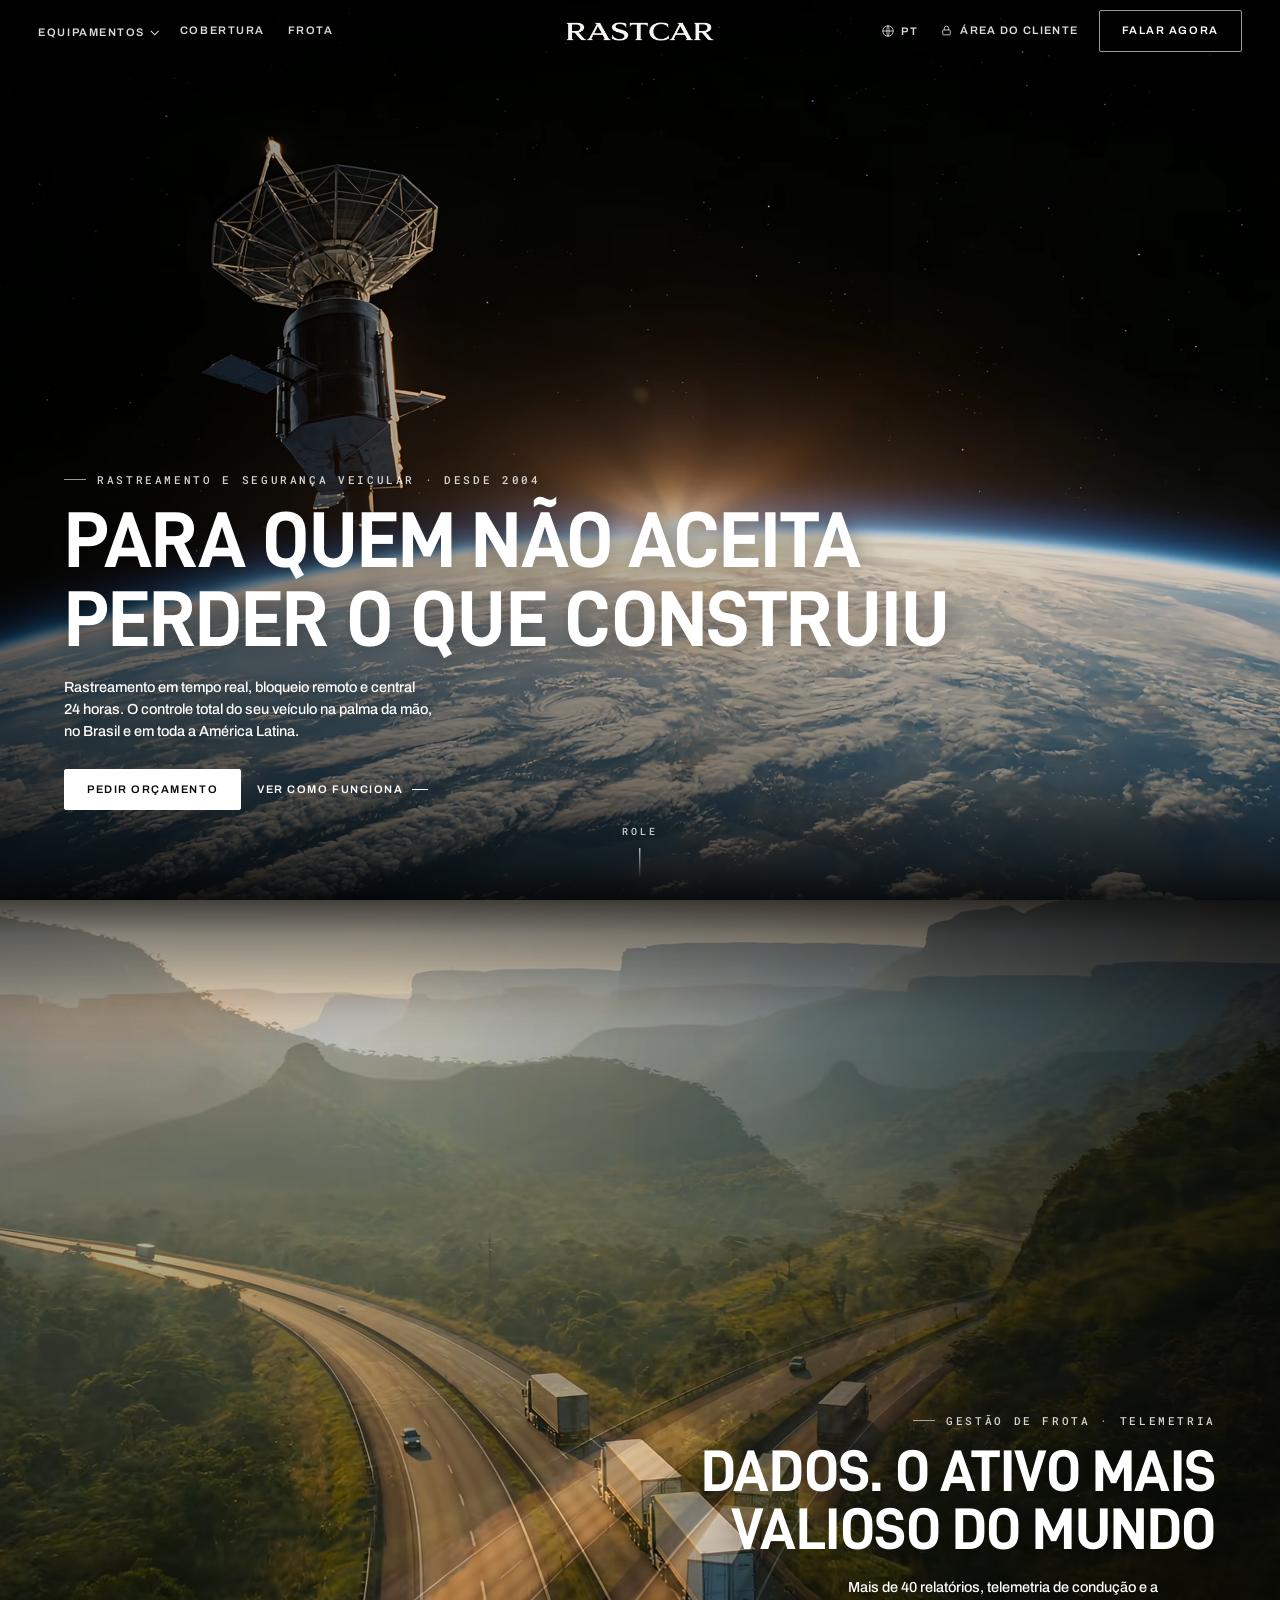
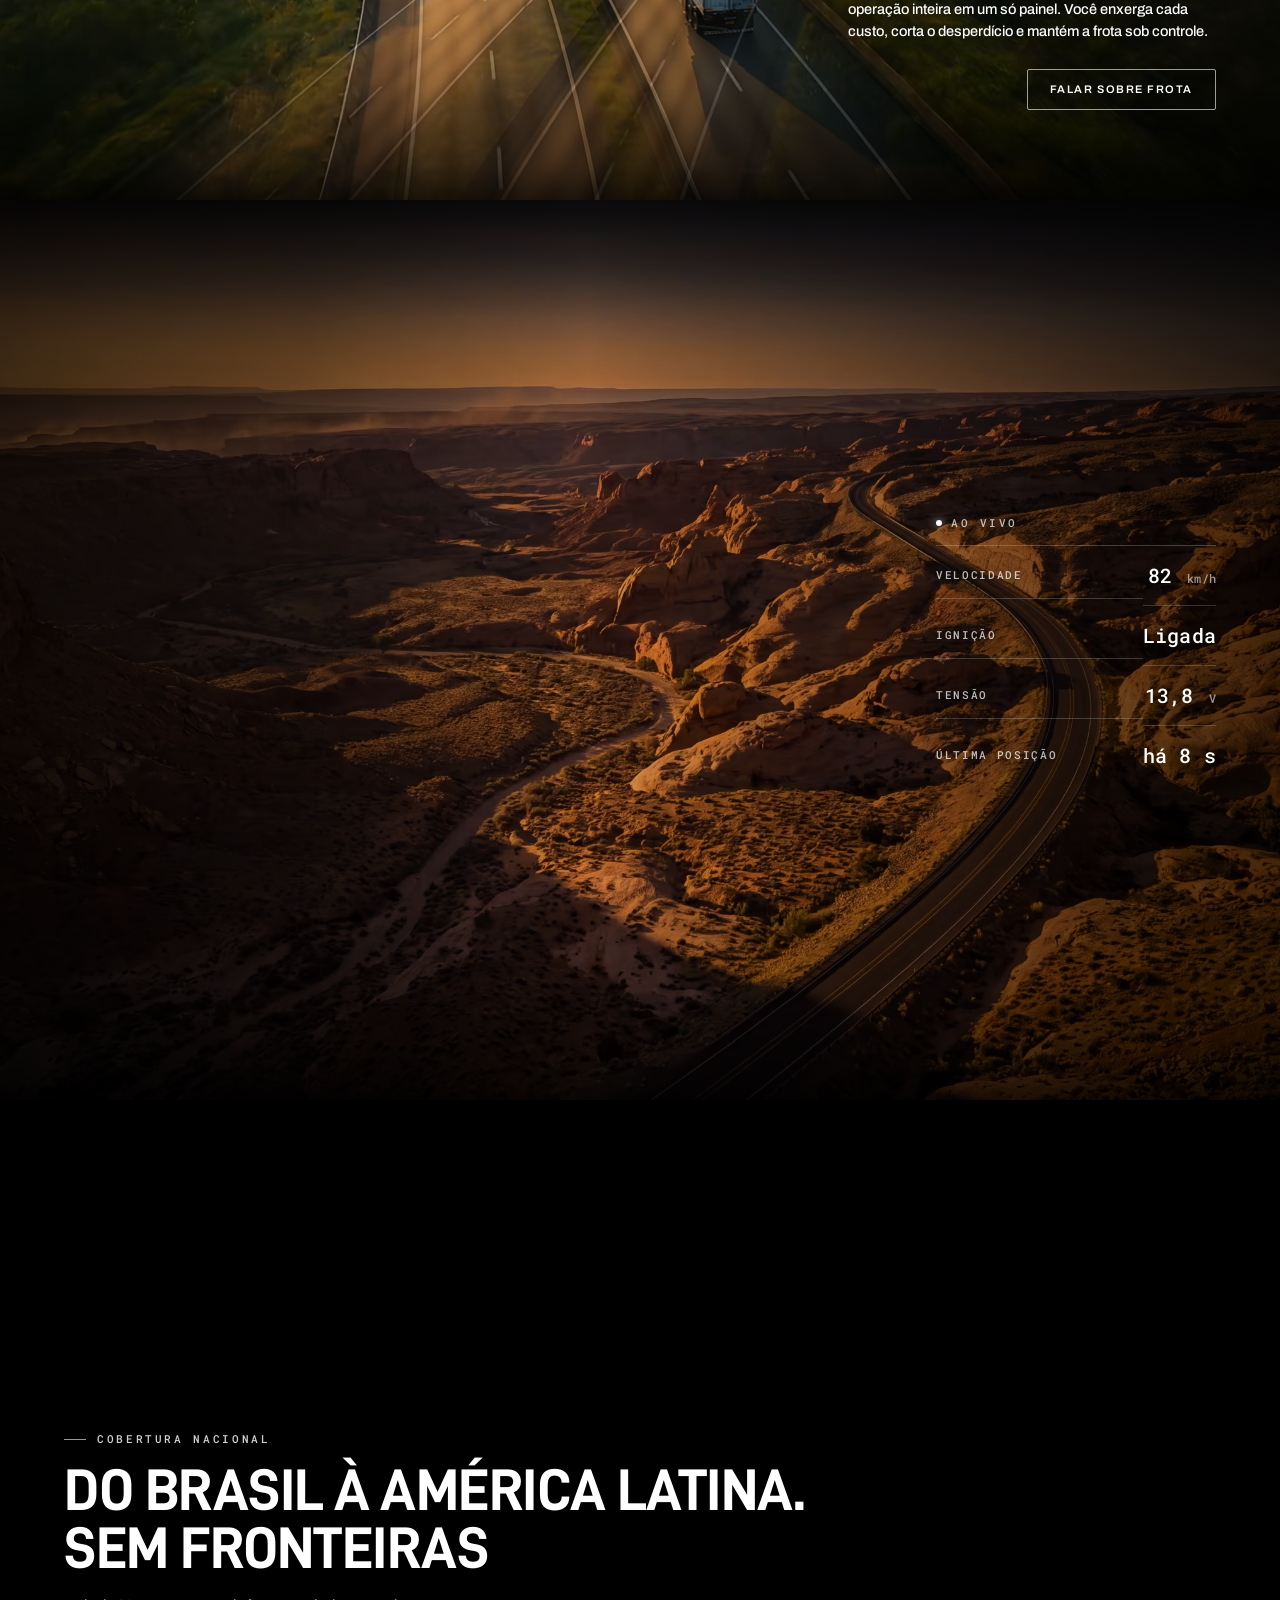
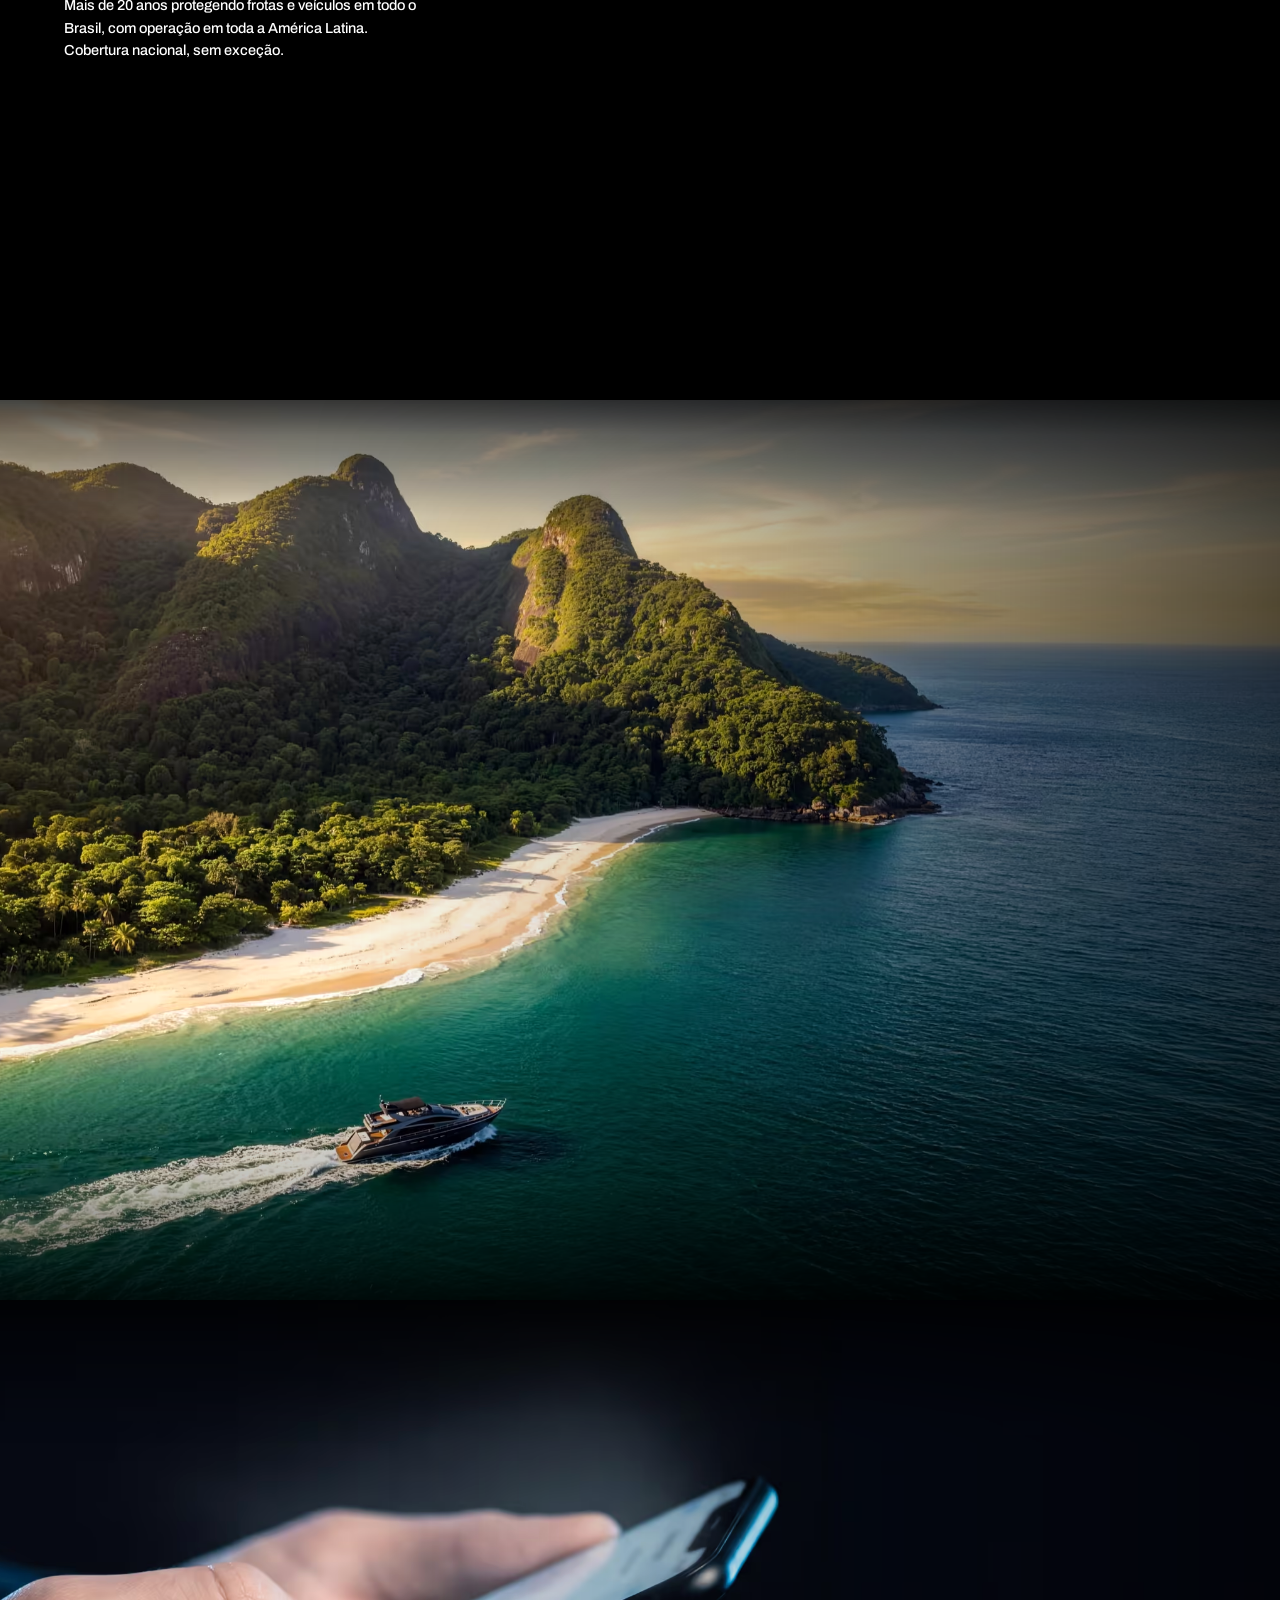
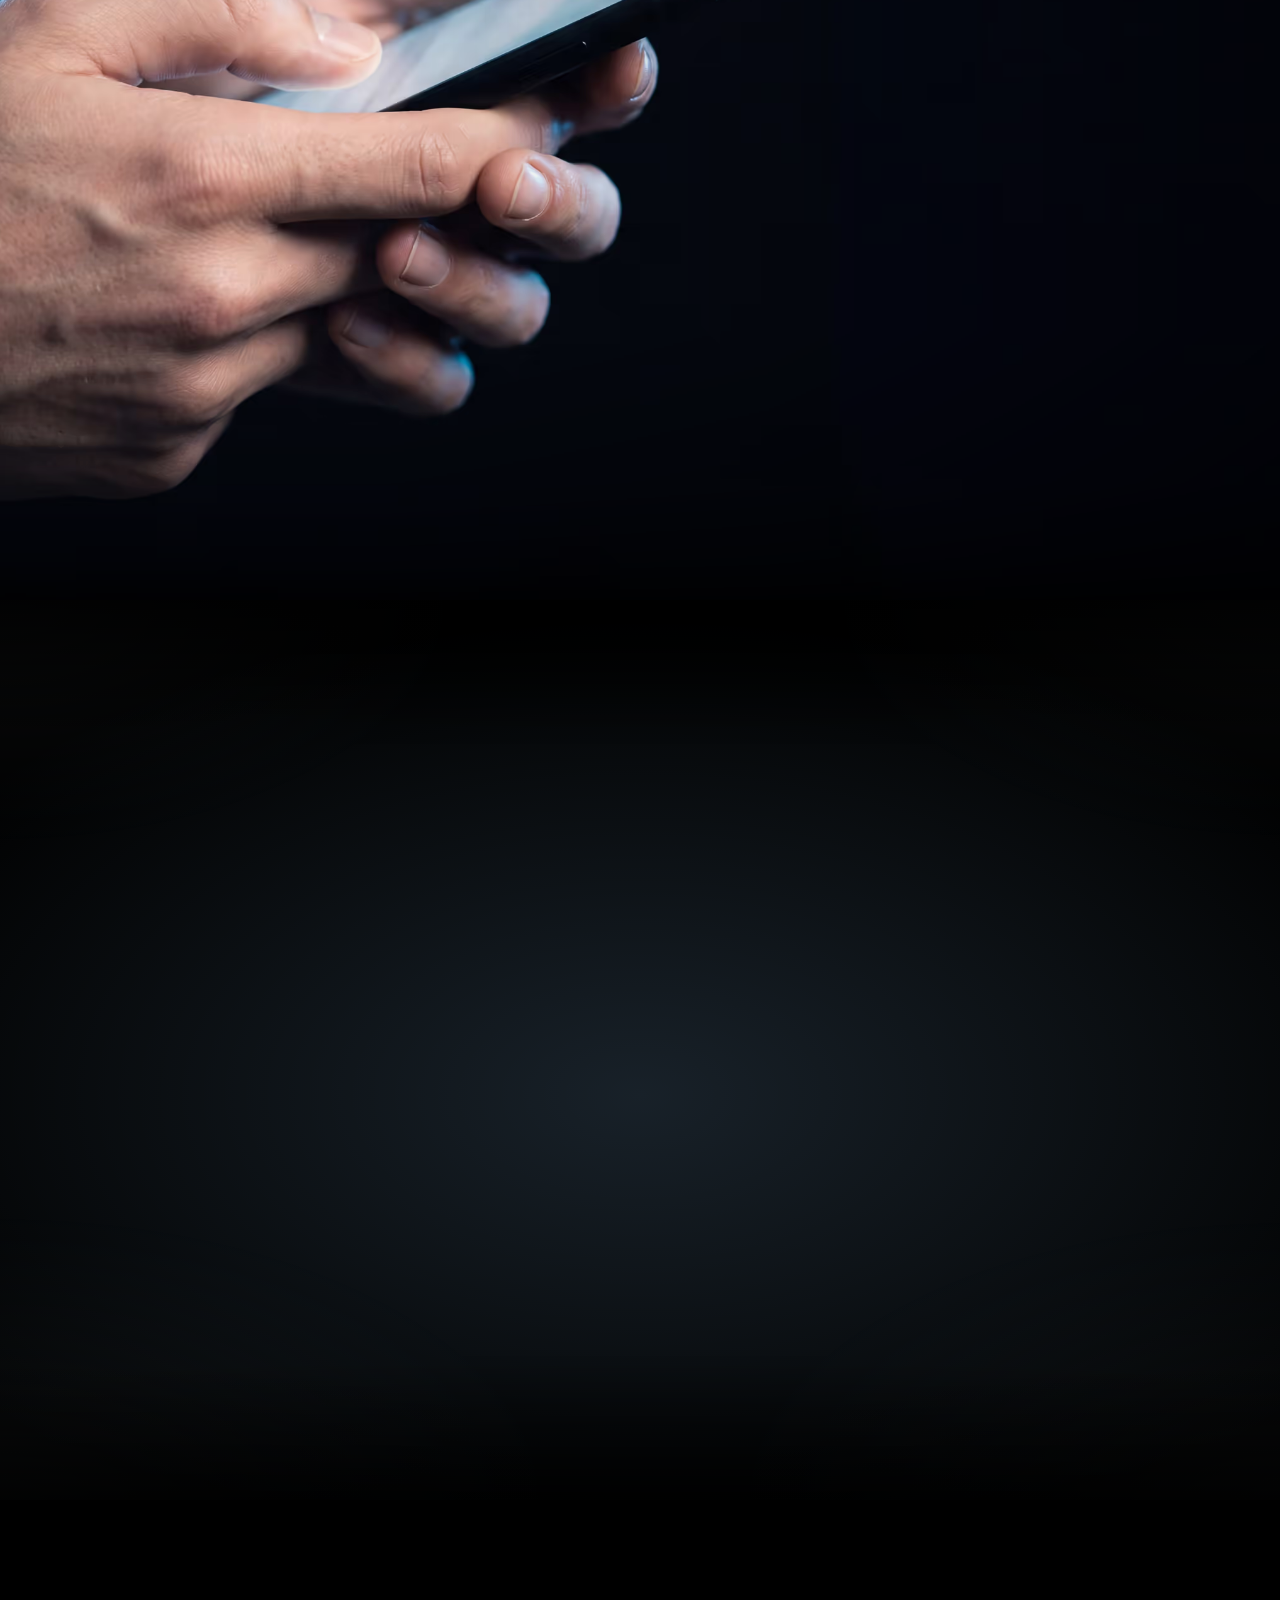
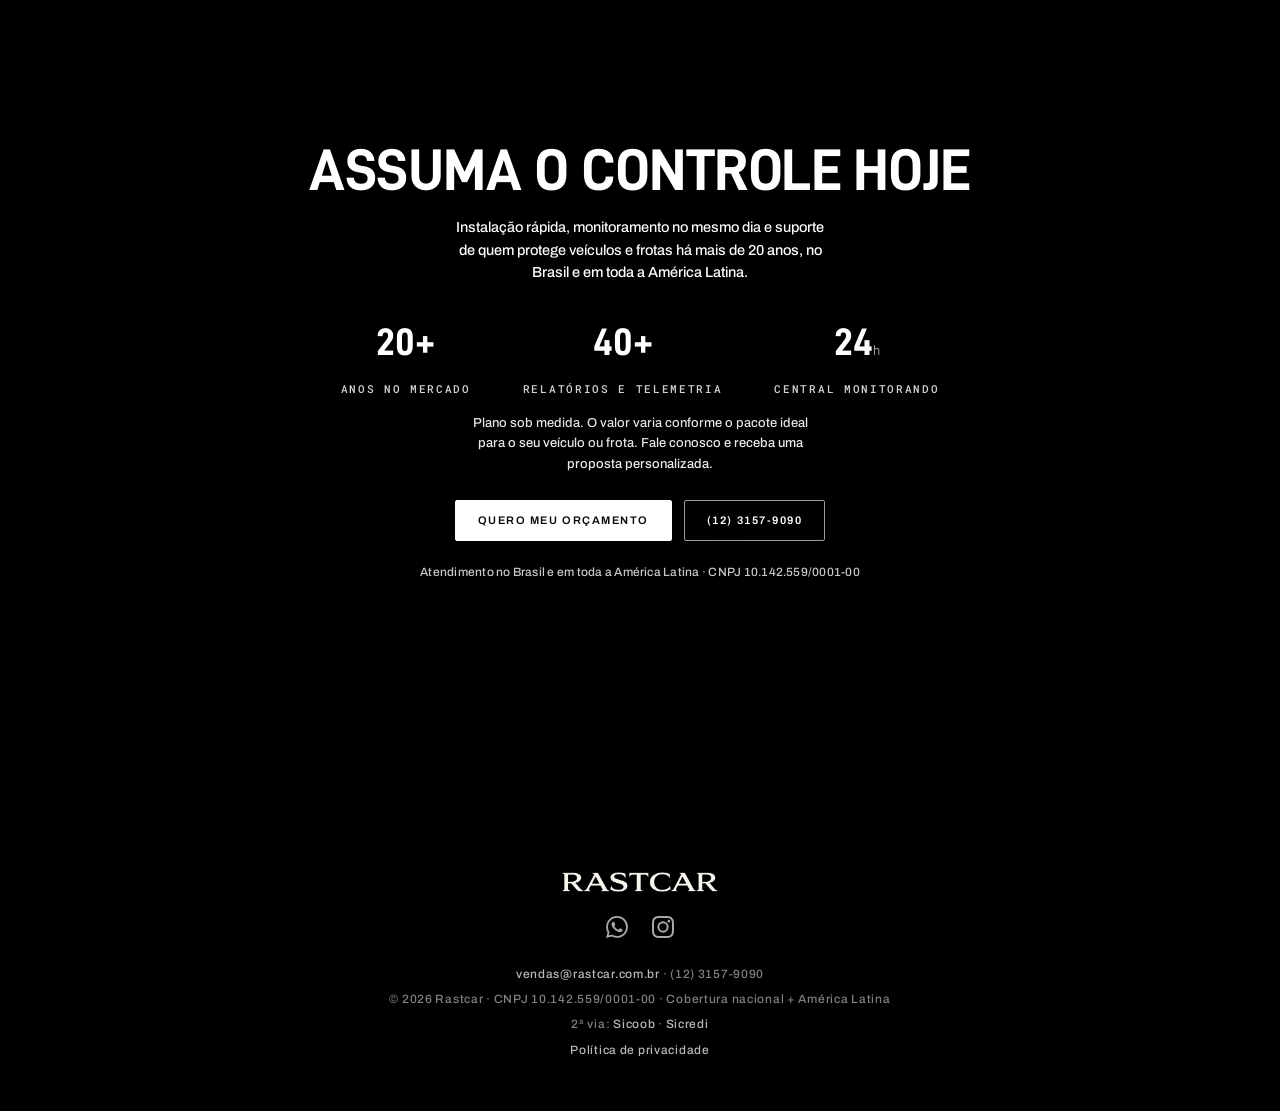
<file: index.html>
<!DOCTYPE html>
<html lang="pt-BR">
<head>
<meta charset="UTF-8">
<meta name="viewport" content="width=device-width, initial-scale=1.0">
<meta http-equiv="Cache-Control" content="no-store, no-cache, must-revalidate">
<title>RASTCAR · Rastreamento e segurança veicular</title>
<meta name="description" content="Desde 2004 protegendo frotas e veículos em todo o Brasil, com operação em toda a América Latina. Rastreamento em tempo real, bloqueio remoto, cerca virtual e central 24h.">
<meta name="theme-color" content="#0A0A0A">
<meta property="og:type" content="website">
<meta property="og:site_name" content="Rastcar">
<meta property="og:title" content="Rastcar">
<meta property="og:description" content="Rastreamento e segurança veicular em tempo real, no Brasil e em toda a América Latina, desde 2004.">
<meta property="og:image" content="https://www.rastcar.com.br/assets/og-rastcar.jpg">
<meta property="og:image:width" content="1200">
<meta property="og:image:height" content="1200">
<meta property="og:url" content="https://www.rastcar.com.br/">
<meta property="og:locale" content="pt_BR">
<meta name="twitter:card" content="summary_large_image">
<meta name="twitter:title" content="Rastcar">
<meta name="twitter:description" content="Rastreamento e segurança veicular em tempo real, no Brasil e em toda a América Latina, desde 2004.">
<meta name="twitter:image" content="https://www.rastcar.com.br/assets/og-rastcar.jpg">
<script type="application/ld+json">
{"@context":"https://schema.org","@type":"LocalBusiness","name":"Rastcar","description":"Rastreamento e segurança veicular desde 2004. Rastreamento em tempo real, bloqueio remoto, cerca virtual e central 24 horas. Cobertura nacional e na América Latina.","foundingDate":"2004","url":"https://www.rastcar.com.br/","logo":"https://www.rastcar.com.br/assets/favicon.png","telephone":"+551231579090","email":"vendas@rastcar.com.br","taxID":"10.142.559/0001-00","slogan":"Para quem não aceita perder o que construiu","areaServed":[{"@type":"Country","name":"Brasil"},{"@type":"Country","name":"América Latina"}]}

  </script>
<link rel="canonical" href="https://www.rastcar.com.br/">
<link rel="icon" type="image/png" sizes="32x32" href="assets/favicon-32.png">
<link rel="icon" type="image/png" sizes="256x256" href="assets/favicon.png">
<link rel="apple-touch-icon" sizes="180x180" href="assets/favicon-180.png">
<link rel="stylesheet" href="assets/fonts/fonts.css">
<style>
  :root{
    --ink:#0A0A0A;
    --dark:#0A0A0A;
    --line:rgba(255,255,255,.16);
    --soft:rgba(255,255,255,.62);
    --soft2:rgba(255,255,255,.42);
    --onmedia:#FFFFFF;
    --head:'Archivo',system-ui,sans-serif;
    --body:'Archivo',system-ui,sans-serif;
    --title:'D-DIN','D-DIN Exp',system-ui,sans-serif;
    --mono:'Roboto Mono',ui-monospace,'SF Mono',Menlo,monospace;
    --maxw:1340px;
    --hdr-h:62px;
    --tsh:0 1px 18px rgba(0,0,0,.55);
  }
  *{margin:0;padding:0;box-sizing:border-box}
  html{scroll-behavior:smooth}
  body{background:#000;color:var(--ink);font-family:var(--body);font-size:16px;font-weight:500;line-height:1.55;text-rendering:optimizeLegibility;overflow-x:hidden}
  a{color:inherit;text-decoration:none}
  ::selection{background:rgba(255,255,255,.25);color:#fff}
  img{max-width:100%}

  /* ============ HEADER — 100% transparente, sempre ============ */
  header#hdr{
    position:absolute;top:0;left:0;width:100%;z-index:200;height:var(--hdr-h);
    display:grid;grid-template-columns:1fr auto 1fr;align-items:center;
    padding:0 clamp(16px,3vw,40px);background:transparent;
  }
  body.nav-open{overflow:hidden}

  .brand{grid-column:2;display:flex;align-items:center;justify-self:center}
  .brand .wm{height:19px;display:block;filter:drop-shadow(0 1px 10px rgba(0,0,0,.5))}

  .nav-left{grid-column:1;justify-self:start;display:flex;align-items:center;gap:clamp(16px,1.8vw,28px)}
  .nav-right{grid-column:3;justify-self:end;display:flex;align-items:center;gap:clamp(14px,1.6vw,22px)}
  .navlink{font-family:var(--head);font-weight:600;font-size:11px;letter-spacing:.14em;text-transform:uppercase;
    color:rgba(255,255,255,.86);text-shadow:var(--tsh);background:none;border:0;cursor:pointer;transition:color .25s;white-space:nowrap;display:inline-flex;align-items:center;gap:6px}
  .navlink:hover{color:#fff}
  .navlink .chev{width:6px;height:6px;border-right:1.4px solid currentColor;border-bottom:1.4px solid currentColor;transform:rotate(45deg) translateY(-1px)}

  /* ---- mega-menu translúcido escuro (estilo "Vehicles" SpaceX) ---- */
  .mega-wrap{position:static}
  .mega{position:absolute;left:0;top:var(--hdr-h);width:100%;
    background:rgba(10,11,13,.5);-webkit-backdrop-filter:blur(30px) saturate(1.2);backdrop-filter:blur(30px) saturate(1.2);
    border-top:1px solid var(--line);box-shadow:0 30px 70px rgba(0,0,0,.4);
    opacity:0;visibility:hidden;transform:translateY(-8px);transition:.26s cubic-bezier(.2,.7,.2,1);z-index:190}
  .mega-wrap:hover .mega,.mega.open{opacity:1;visibility:visible;transform:none}
  .mega-inner{max-width:var(--maxw);margin:0 auto;padding:36px clamp(16px,3vw,40px) 44px;
    display:grid;grid-template-columns:repeat(2,minmax(0,1fr)) auto;gap:0 clamp(34px,6vw,96px)}
  .mega-col{display:flex;flex-direction:column}
  .mega-h{font-family:var(--mono);font-size:10.5px;letter-spacing:.22em;text-transform:uppercase;color:var(--soft2);margin-bottom:14px}
  .mega-col a{font-family:var(--title);text-transform:uppercase;letter-spacing:.02em;font-size:16px;color:rgba(255,255,255,.8);padding:9px 0;transition:color .18s}
  .mega-col a:hover{color:#fff}
  .mega-end{justify-content:flex-start}
  .tagd{display:inline-block;font-family:var(--mono);font-size:9px;font-weight:500;letter-spacing:.18em;text-transform:uppercase;color:#fff;background:#E01E37;padding:3px 7px 2px;border-radius:2px;margin-left:10px;vertical-align:middle}
  [dir="rtl"] .tagd{margin-left:0;margin-right:10px}
  .mega-end .all{font-family:var(--head);font-size:11px;font-weight:600;letter-spacing:.14em;text-transform:uppercase;color:#fff;margin-top:30px;white-space:nowrap}

  /* ---- idioma / cliente / cta ---- */
  .lang{position:relative}
  .lang-cur{display:flex;align-items:center;gap:6px;background:none;border:0;cursor:pointer;color:rgba(255,255,255,.86);text-shadow:var(--tsh);
    font-family:var(--head);font-size:11px;font-weight:600;letter-spacing:.12em;text-transform:uppercase;transition:color .25s;padding:6px 2px}
  .lang-cur:hover{color:#fff}
  .lang-cur svg{width:14px;height:14px;stroke:currentColor;fill:none;stroke-width:1.5}
  .menu-pop{position:absolute;top:calc(100% + 12px);right:0;background:rgba(10,11,13,.5);-webkit-backdrop-filter:blur(28px) saturate(1.2);backdrop-filter:blur(28px) saturate(1.2);
    border:1px solid var(--line);border-radius:9px;padding:6px;box-shadow:0 18px 50px rgba(0,0,0,.4);
    opacity:0;visibility:hidden;transform:translateY(-6px);transition:.22s;z-index:210}
  .lang-menu{min-width:152px}
  .lang.open .lang-menu{opacity:1;visibility:visible;transform:none}
  .menu-pop button,.menu-pop a{display:block;width:100%;background:none;border:0;cursor:pointer;color:rgba(255,255,255,.82);
    font-family:var(--head);font-size:13px;letter-spacing:.03em;text-align:left;padding:10px 12px;border-radius:6px;transition:.18s}
  .menu-pop button:hover,.menu-pop a:hover{background:rgba(255,255,255,.07);color:#fff}
  .menu-pop button.active{color:#fff}

  .client-wrap{position:relative}
  .client{display:flex;align-items:center;gap:7px;background:none;border:0;cursor:pointer;font:inherit;color:rgba(255,255,255,.86);text-shadow:var(--tsh);transition:color .3s}
  .client:hover{color:#fff}
  .client svg{width:13px;height:13px;stroke:currentColor;fill:none;stroke-width:1.6}
  .client span{font-family:var(--head);font-weight:600;font-size:11px;letter-spacing:.12em;text-transform:uppercase}
  .client-menu{min-width:244px}
  .client-wrap.open .client-menu,.client-wrap:hover .client-menu{opacity:1;visibility:visible;transform:none}
  .client-menu .cm-main b{display:block;font-family:var(--head);text-transform:uppercase;letter-spacing:.04em;font-size:12.5px;color:#fff}
  .client-menu .cm-main small{display:block;font-size:12px;color:var(--soft);margin-top:3px}
  .client-menu .cm-label{font-family:var(--mono);font-size:10.5px;letter-spacing:.12em;text-transform:uppercase;color:var(--soft2);padding:13px 12px 5px;border-top:1px solid var(--line);margin-top:5px}

  .btn{font-family:var(--head);font-weight:600;font-size:11px;letter-spacing:.14em;text-transform:uppercase;
    border:1px solid rgba(255,255,255,.6);color:#fff;padding:11px 22px;border-radius:2px;transition:all .25s;white-space:nowrap;background:transparent;cursor:pointer;text-shadow:none}
  .btn:hover{background:#fff;color:var(--ink);border-color:#fff}
  .btn.solid{background:#fff;color:var(--ink);border-color:#fff}
  .btn.solid:hover{background:rgba(255,255,255,.86);border-color:rgba(255,255,255,.86)}

  .arrowlink{font-family:var(--head);font-weight:600;font-size:11px;letter-spacing:.14em;text-transform:uppercase;
    color:#fff;text-shadow:var(--tsh);display:inline-flex;align-items:center;gap:9px;padding:11px 4px;
    background:none;border:0;cursor:pointer;white-space:nowrap}
  /* o traco cresce por transform, nao por width: animar width reflui o layout a cada frame */
  .arrowlink::after{content:"";width:26px;height:1px;background:currentColor;
    transform:scaleX(.62);transform-origin:left center;transition:transform .25s cubic-bezier(.2,.7,.2,1)}
  .arrowlink:hover::after{transform:scaleX(1)}
  [dir="rtl"] .arrowlink{flex-direction:row-reverse}
  [dir="rtl"] .arrowlink::after{transform-origin:right center}
  @media(prefers-reduced-motion:reduce){.arrowlink::after{transition:none}}

  .menu-toggle{display:none;grid-column:3;justify-self:end;background:none;border:0;color:#fff;cursor:pointer;width:24px;height:16px;position:relative;z-index:220;filter:drop-shadow(0 1px 8px rgba(0,0,0,.5))}
  .menu-toggle span{position:absolute;left:0;width:100%;height:2px;background:currentColor;transition:.3s;border-radius:2px}
  /* area de toque de 44x44 (minimo acessivel) sem alterar o visual das barras */
  .menu-toggle::after{content:"";position:absolute;left:50%;top:50%;transform:translate(-50%,-50%);width:44px;height:44px}
  .menu-toggle span:nth-child(1){top:0}.menu-toggle span:nth-child(2){top:7px}.menu-toggle span:nth-child(3){top:14px}

  /* ============ SCENE — full-bleed, sem divisória ============ */
  .scene{position:relative;height:100vh;height:100svh;min-height:580px;display:flex;padding:0 clamp(20px,5vw,72px);overflow:hidden}
  .scene .bg{position:absolute;inset:0;z-index:0;background-size:cover;background-position:center;filter:brightness(1.03) saturate(1.03)}
  .scene .bgv{position:absolute;inset:0;width:100%;height:100%;object-fit:cover;z-index:0}
  /* a Terra e uma esfera: contain em qualquer tela (o preto do video encosta no preto da pagina),
     assim o planeta nunca fica cortado. No celular o source e a versao quadrada, que preenche
     bem o retrato; no desktop, a 16:9. */
  #cobertura{background:#000}
  #cobertura .bgv{object-fit:contain}
  .scene .veil{position:absolute;inset:0;z-index:1;background:
    linear-gradient(90deg,rgba(0,0,0,.5)0%,rgba(0,0,0,.16)42%,transparent 70%),
    linear-gradient(0deg,rgba(0,0,0,.44)0%,transparent 30%),
    linear-gradient(180deg,rgba(0,0,0,.34)0%,transparent 16%)}
  .scene.center .veil{background:linear-gradient(0deg,rgba(0,0,0,.46),transparent 36%),linear-gradient(180deg,rgba(0,0,0,.34),transparent 18%),radial-gradient(120% 92% at 50% 60%,transparent 42%,rgba(0,0,0,.3))}
  .scene.right .veil,.scene.midright .veil{background:linear-gradient(270deg,rgba(0,0,0,.5)0%,rgba(0,0,0,.14)40%,transparent 70%),linear-gradient(0deg,rgba(0,0,0,.44)0%,transparent 30%),linear-gradient(180deg,rgba(0,0,0,.34)0%,transparent 16%)}
  /* faixas de blend: topo e base de cada cena escurecem pra "conectar" com a vizinha — sem divisória */
  .scene::before,.scene::after{content:"";position:absolute;left:0;width:100%;z-index:1;pointer-events:none}
  .scene::before{top:0;height:13vh;background:linear-gradient(180deg,rgba(0,0,0,.6) 0%,rgba(0,0,0,.28) 30%,transparent 100%)}
  .scene::after{bottom:0;height:13vh;background:linear-gradient(0deg,rgba(0,0,0,.64) 0%,rgba(0,0,0,.3) 30%,transparent 100%)}
  .scene .inner{position:relative;z-index:2;width:100%;max-width:var(--maxw);margin:0 auto;
    display:flex;flex-direction:column;justify-content:flex-end;padding-bottom:clamp(56px,10vh,100px);padding-top:calc(var(--hdr-h) + 20px);color:var(--onmedia)}
  .scene.center .inner{justify-content:center;align-items:center;text-align:center}
  .scene.right .inner{align-items:flex-end;text-align:right}
  .scene.midleft .inner{justify-content:center;align-items:flex-start}
  .scene.midright .inner{justify-content:center;align-items:flex-end;text-align:right}
  .scene h1,.scene h2,.scene .lede{color:#fff}
  .scene h1,.scene h2{text-shadow:0 2px 24px rgba(0,0,0,.42)}

  .eyebrow{font-family:var(--mono);font-weight:500;font-size:11px;letter-spacing:.24em;text-transform:uppercase;
    color:rgba(255,255,255,.82);text-shadow:var(--tsh);margin-bottom:14px;display:flex;align-items:center;gap:11px}
  .eyebrow::before{content:"";width:22px;height:1px;background:rgba(255,255,255,.6)}
  .scene.center .eyebrow{justify-content:center}
  h1,h2{font-family:var(--title);font-weight:700;text-transform:uppercase;line-height:.99;text-wrap:balance}
  h1{font-size:clamp(34px,6.2vw,88px);letter-spacing:-.012em}
  h2{font-size:clamp(28px,4.6vw,64px);letter-spacing:-.008em}
  .lede{font-size:clamp(14.5px,1.05vw,16.5px);font-weight:500;line-height:1.55;color:rgba(255,255,255,.9);text-shadow:0 1px 14px rgba(0,0,0,.4);max-width:46ch;margin-top:16px;text-wrap:pretty}
  .scene.center .lede{margin-left:auto;margin-right:auto}
  .cta-row{display:flex;flex-wrap:wrap;gap:12px;margin-top:26px}
  .scene.center .cta-row{justify-content:center}

  .reveal{opacity:0;transform:translateY(24px);transition:opacity .85s cubic-bezier(.2,.7,.2,1),transform .85s cubic-bezier(.2,.7,.2,1)}
  .reveal.in{opacity:1;transform:none}
  .reveal.d1{transition-delay:.07s}.reveal.d2{transition-delay:.14s}.reveal.d3{transition-delay:.21s}

  .cue{position:absolute;left:50%;bottom:22px;transform:translateX(-50%);z-index:3;
    font-family:var(--mono);font-size:9.5px;letter-spacing:.3em;text-transform:uppercase;color:rgba(255,255,255,.78);
    display:flex;flex-direction:column;align-items:center;gap:8px}
  .cue .ln{width:1px;height:30px;background:linear-gradient(#fff,transparent);animation:cue 2.4s ease-in-out infinite}
  @keyframes cue{0%,100%{opacity:.3;transform:scaleY(.6)}50%{opacity:1;transform:scaleY(1)}}

  .price{display:flex;gap:clamp(24px,5vw,52px);margin-top:30px;flex-wrap:wrap}
  .price .it .v{font-family:var(--title);font-weight:700;font-size:clamp(26px,3vw,40px);color:#fff}
  .price .it .v small{font-size:14px;color:rgba(255,255,255,.66);font-weight:500}
  .price .it .k{font-family:var(--mono);font-weight:500;font-size:10.5px;letter-spacing:.16em;text-transform:uppercase;color:rgba(255,255,255,.66);margin-top:8px}
  .fineprint{font-size:12px;color:rgba(255,255,255,.66);margin-top:22px;letter-spacing:.02em}

  /* ---------- RASTREIO — radar HUD monocromático ---------- */
  /* cenas de imagem: AVIF/WebP responsivos, o .jpg fica so como master em disco */
  #rastreio .bg{background-image:image-set(
    url('assets/cine/rastreio-cine-2560.avif') type('image/avif'),
    url('assets/cine/rastreio-cine-2560.webp') type('image/webp'))}
  #mar .bg{background-image:image-set(
    url('assets/cine/mar-cine-2560.avif') type('image/avif'),
    url('assets/cine/mar-cine-2560.webp') type('image/webp'))}
  #controle .bg{background-image:image-set(
    url('assets/cine/plataforma-cine-2560.avif') type('image/avif'),
    url('assets/cine/plataforma-cine-2560.webp') type('image/webp'))}
  /* qualidade maxima liberada em todas as larguras (decisao do Joao, 27/07): sem swap pra 1280 no mobile */

  #rastreio{align-items:center}
  /* veu calibrado para conviver com o radar a direita: escuro atras do texto,
     meio-tom sob o HUD para o traco branco ter contraste, claro no meio. */
  #rastreio .veil{background:
    linear-gradient(90deg,rgba(0,0,0,.74)0%,rgba(0,0,0,.5)24%,rgba(0,0,0,.14)46%,rgba(0,0,0,.42)72%,rgba(0,0,0,.72)100%),
    linear-gradient(0deg,rgba(0,0,0,.32)0%,transparent 24%)}
  #mar .veil{background:
    linear-gradient(270deg,rgba(0,0,0,.66)0%,rgba(0,0,0,.36)30%,rgba(0,0,0,.1)56%,transparent 76%),
    linear-gradient(0deg,rgba(0,0,0,.44)0%,transparent 30%),
    linear-gradient(180deg,rgba(0,0,0,.34)0%,transparent 16%)}
  #central .veil{background:radial-gradient(86% 78% at 50% 54%,rgba(0,0,0,.76),rgba(0,0,0,.4) 62%,transparent 82%),linear-gradient(0deg,rgba(0,0,0,.82),transparent 66%),linear-gradient(180deg,rgba(0,0,0,.48),transparent 22%)}
  #central .price .it .v,#central .price .it .k,#central .fineprint,#central .lede{
    text-shadow:0 1px 16px rgba(0,0,0,.85),0 0 30px rgba(0,0,0,.6)}
  /* rotulo e fineprint pousam sobre janelas acesas: .66 nao aguentava */
  #central .price .it .k{color:rgba(255,255,255,.82)}
  #central .fineprint{color:rgba(255,255,255,.78)}
  #central::after{height:22vh;background:linear-gradient(0deg,rgba(0,0,0,.7) 0%,rgba(0,0,0,.3) 34%,transparent)}
  .console{position:absolute;inset:0;z-index:2;overflow:hidden;pointer-events:none;
    display:flex;align-items:center;justify-content:flex-end;
    padding-right:max(5vw,calc(50% - 640px))}
  /* telemetria sobria: sem varredura, sem aneis, sem estetica de radar militar.
     O formato dos campos espelha o que a plataforma mostra de verdade. */
  .hud{font-family:var(--mono);color:#fff;min-width:280px;text-shadow:0 1px 14px rgba(0,0,0,.9),0 0 34px rgba(0,0,0,.7)}
  .hud-live{display:flex;align-items:center;gap:9px;font-size:10.5px;letter-spacing:.24em;
    text-transform:uppercase;color:rgba(255,255,255,.7);padding-bottom:14px;
    border-bottom:1px solid rgba(255,255,255,.22)}
  .hud-live i{width:6px;height:6px;border-radius:50%;background:#fff;box-shadow:0 0 10px rgba(255,255,255,.9);
    animation:hudblink 2.6s ease-in-out infinite}
  @keyframes hudblink{0%,100%{opacity:1}50%{opacity:.24}}
  .hud-rows{display:grid;grid-template-columns:1fr auto;gap:0;margin:0}
  .hud-rows dt{font-size:10.5px;letter-spacing:.16em;text-transform:uppercase;
    color:rgba(255,255,255,.72);padding:14px 0;align-self:center}
  .hud-rows dd{font-size:20px;letter-spacing:.01em;color:#fff;text-align:right;margin:0;padding:14px 0;
    font-variant-numeric:tabular-nums;align-self:center}
  .hud-rows dd em{font-style:normal;font-size:12px;color:rgba(255,255,255,.56);margin-left:3px}
  .hud-rows dt,.hud-rows dd{border-bottom:1px solid rgba(255,255,255,.2)}
  .hud-rows dt:last-of-type,.hud-rows dd:last-of-type{border-bottom:0}
  [dir="rtl"] .console{justify-content:flex-start;padding-right:0;padding-left:max(5vw,calc(50% - 640px))}
  [dir="rtl"] .hud-rows dd{text-align:left}

  /* ---------- CTA tipografico: letras vazadas que se enchem de gelo ---------- */
  .cta-type{display:inline-block;position:relative;margin-top:14px;text-decoration:none}
  .ct-stack{position:relative;display:inline-block;font-family:var(--title);font-weight:700;
    text-transform:uppercase;line-height:.96;letter-spacing:.01em;
    font-size:clamp(30px,3.3vw,50px);
    transition:transform .45s cubic-bezier(.2,.7,.2,1);will-change:transform}
  .cta-type:hover .ct-stack{transform:skewX(-3deg) translateY(-2px)}
  /* camada 1: contorno */
  .ct-outline{display:block;color:transparent;-webkit-text-stroke:1.4px rgba(255,255,255,.92);
    text-shadow:0 2px 30px rgba(0,0,0,.45)}
  @supports not (-webkit-text-stroke:1px #fff){.ct-outline{color:#fff}}
  /* camada 2: gelo que sobe dentro das letras */
  .ct-fill{position:absolute;inset:0;display:block;color:transparent;pointer-events:none;
    background:linear-gradient(180deg,#FFFFFF 0%,#EAF6FF 40%,#BFE3FA 100%);
    -webkit-background-clip:text;background-clip:text;
    clip-path:inset(100% 0 0 0);
    transition:clip-path .7s cubic-bezier(.2,.7,.2,1);
    animation:ctteaser 5.2s ease-in-out infinite}
  @keyframes ctteaser{0%,84%,100%{clip-path:inset(100% 0 0 0)}90%{clip-path:inset(76% 0 0 0)}}
  .cta-type:hover .ct-fill{animation:none;clip-path:inset(-10% 0 0 0)}
  /* seta grande que dispara */
  .ct-arrow{position:absolute;right:-58px;bottom:.16em;width:42px;height:24px;
    transition:transform .45s cubic-bezier(.2,.7,.2,1)}
  .cta-type:hover .ct-arrow{transform:translateX(12px)}
  [dir="rtl"] .ct-arrow{right:auto;left:-56px;transform:scaleX(-1)}
  [dir="rtl"] .cta-type:hover .ct-arrow{transform:scaleX(-1) translateX(12px)}
  .cta-type:focus-visible{outline:1px solid rgba(255,255,255,.6);outline-offset:10px;border-radius:6px}
  @media(max-width:640px){
    .ct-stack{font-size:29px}
    .ct-arrow{right:-48px;width:34px;height:20px}
    [dir="rtl"] .ct-arrow{left:-46px}
  }
  @media(prefers-reduced-motion:reduce){
    .ct-fill{animation:none;transition:none}
    .ct-stack,.ct-arrow{transition:none}
  }

  /* ---------- FRIO — portal cadeia fria · cena interativa ---------- */
  #frio{position:relative;background:#000;color:#fff;overflow:hidden;
    min-height:100svh;display:flex;align-items:center;
    padding:clamp(74px,12vh,140px) clamp(20px,5vw,72px)}
  #frio canvas.fr-c{position:absolute;inset:0;width:100%;height:100%;z-index:1;pointer-events:none}
  /* graduacao de cor da cena: quente (alerta) <-> gelido, controlada por vars via JS */
  #frio .fr-tint{position:absolute;inset:0;z-index:0;pointer-events:none;transition:opacity .5s;
    background:radial-gradient(110% 90% at 50% 55%,rgba(150,205,255,.16),transparent 62%)}
  #frio .fr-hot{position:absolute;inset:0;z-index:0;pointer-events:none;opacity:0;transition:opacity .45s;
    background:radial-gradient(110% 90% at 50% 55%,rgba(224,30,55,.28),transparent 66%)}
  #frio.alert .fr-hot{opacity:1}
  /* gelo que cresce nas bordas conforme esfria (opacidade via --frost) */
  #frio .fr-frost{position:absolute;inset:0;z-index:1;pointer-events:none;opacity:var(--frost,.25);transition:opacity .4s;
    background:
      radial-gradient(60% 46% at 0% 0%,rgba(205,235,255,.20),transparent 62%),
      radial-gradient(60% 46% at 100% 0%,rgba(205,235,255,.16),transparent 62%),
      radial-gradient(70% 52% at 0% 100%,rgba(205,235,255,.22),transparent 64%),
      radial-gradient(70% 52% at 100% 100%,rgba(205,235,255,.18),transparent 64%)}
  #frio .fr-veil{position:absolute;inset:0;z-index:1;pointer-events:none;background:
    linear-gradient(180deg,rgba(0,0,0,.8),transparent 16%),
    linear-gradient(0deg,rgba(0,0,0,.8),transparent 16%)}
  #frio .fr-inner{position:relative;z-index:2;max-width:var(--maxw);margin:0 auto;width:100%;
    display:grid;grid-template-columns:minmax(0,1fr) minmax(0,1fr);gap:clamp(30px,5vw,80px);align-items:center}
  #frio h2{font-size:clamp(28px,4.2vw,60px)}
  #frio .eyebrow{color:rgba(255,255,255,.82)}
  #frio .lede{color:rgba(255,255,255,.86)}
  .fr-chips{display:flex;flex-wrap:wrap;gap:8px;margin-top:24px;max-width:46ch;perspective:600px}
  .fr-chip{font-family:var(--mono);font-weight:500;font-size:10.5px;letter-spacing:.14em;text-transform:uppercase;
    color:rgba(255,255,255,.75);border:1px solid rgba(255,255,255,.24);padding:8px 14px;border-radius:999px;
    transition:transform .25s cubic-bezier(.2,.7,.2,1),color .2s,border-color .2s,background .2s;will-change:transform;cursor:default}
  .fr-chip:hover{color:#fff;border-color:rgba(255,255,255,.7);background:rgba(255,255,255,.06)}
  /* o mostrador gigante: arrasta pra esfriar/esquentar a cena inteira */
  .fr-stage{position:relative;text-align:center;user-select:none;-webkit-user-select:none;touch-action:pan-y;cursor:ew-resize}
  .fr-stage::before{content:"";position:absolute;inset:-10% -8%;z-index:-1;pointer-events:none;background:radial-gradient(62% 62% at 50% 46%,rgba(0,0,0,.5),transparent 72%)}
  /* numero em celulas fixas (D-DIN sem tnum pulava a largura no arraste) · direction ltr: em hebraico o RTL invertia a ordem das celulas */
  .fr-big{direction:ltr}
  .fr-big i{font-style:normal;display:inline-block;width:1ch;text-align:center}
  .fr-big i.s{width:.9ch}
  .fr-big i.v{width:.48ch}
  .fr-big i.u{width:auto;margin-left:.34ch}
  .fr-big{font-family:var(--title);font-weight:700;line-height:.92;letter-spacing:-.02em;
    font-size:clamp(88px,13vw,200px);font-variant-numeric:tabular-nums;
    text-shadow:0 2px 40px rgba(0,0,0,.5);transition:color .35s}
  #frio.alert .fr-big{color:#FF2D4B}
  .fr-zone{font-family:var(--mono);font-size:clamp(11px,1vw,13px);letter-spacing:.26em;text-transform:uppercase;
    color:rgba(255,255,255,.85);margin-top:18px;transition:color .3s}
  #frio.alert .fr-zone{color:#FF2D4B}
  .fr-range{font-family:var(--mono);font-size:12.5px;letter-spacing:.1em;color:rgba(255,255,255,.92);text-shadow:0 1px 12px rgba(0,0,0,.9);margin-top:8px}
  .fr-hint{display:inline-flex;align-items:center;gap:10px;font-family:var(--mono);font-size:11.5px;letter-spacing:.22em;
    text-transform:uppercase;color:#fff;text-shadow:0 1px 14px rgba(0,0,0,.9),0 0 26px rgba(0,0,0,.7);margin-top:26px}
  .fr-hint::before,.fr-hint::after{content:"";width:26px;height:1px;background:rgba(255,255,255,.7)}
  .fr-track{position:relative;height:2px;background:rgba(255,255,255,.32);margin:16px auto 0;max-width:420px;border-radius:2px}
  .fr-track i{position:absolute;top:50%;width:18px;height:18px;border-radius:50%;background:#fff;
    transform:translate(-50%,-50%);box-shadow:0 2px 16px rgba(0,0,0,.6);transition:background .3s}
  #frio.alert .fr-track i{background:#FF2D4B}
  /* alerta: tremida curta na cena */
  #frio.alert .fr-stage{animation:frshake .5s cubic-bezier(.36,.07,.19,.97)}
  @keyframes frshake{10%,90%{transform:translateX(-1px)}20%,80%{transform:translateX(2px)}30%,50%,70%{transform:translateX(-3px)}40%,60%{transform:translateX(3px)}}
  @media(max-width:960px){
    #frio .fr-inner{grid-template-columns:1fr;gap:40px}
    .fr-stage{cursor:grab}
  }
  @media(prefers-reduced-motion:reduce){
    #frio.alert .fr-stage{animation:none}
    #frio canvas.fr-c{display:none}
  }

  /* ============ FOOTER — minimalista estilo SpaceX ============ */
  footer{background:transparent;color:var(--soft);padding:clamp(54px,8vh,96px) clamp(20px,5vw,72px) 48px;text-align:center}
  .foot-inner{max-width:720px;margin:0 auto;display:flex;flex-direction:column;align-items:center;gap:24px}
  .socials{display:flex;gap:24px;justify-content:center}
  .socials a{color:rgba(255,255,255,.66);transition:color .2s}
  .socials a:hover{color:#fff}
  .socials svg{width:22px;height:22px;fill:currentColor;display:block}
  .foot-meta{font-size:12px;letter-spacing:.06em;color:rgba(255,255,255,.5);line-height:2.1}
  .foot-meta a{color:rgba(255,255,255,.72)}.foot-meta a:hover{color:#fff}

  /* corpo de texto nunca fica alinhado a direita: o titulo pode, a leitura nao */
  .scene.right .lede,.scene.midright .lede{text-align:left;margin-left:auto}
  [dir="rtl"] .scene.right .lede,[dir="rtl"] .scene.midright .lede{text-align:right;margin-left:0;margin-right:auto}

  /* ============ RTL ============ */
  [dir="rtl"] .scene .inner,[dir="rtl"] .lede{text-align:right}
  [dir="rtl"] .eyebrow{flex-direction:row-reverse}
  [dir="rtl"] .scene.center .inner,[dir="rtl"] .scene.center .lede{text-align:center}
  [dir="rtl"] .menu-pop{right:auto;left:0}
  [dir="rtl"] .mega-rest{border-left:0;border-right:1px solid var(--line);padding-left:0;padding-right:24px}

  /* ============ RESPONSIVE ============ */
  @media(max-width:1080px){
    .nav-left .navlink:not(.mega-trigger){display:none}
    .nav-right .client span{display:none}
  }
  @media(max-width:860px){
    .nav-left,.nav-right{display:none}
    .menu-toggle{display:block}
    .mega-inner{grid-template-columns:1fr 1fr}
    .mega-rest{grid-column:1/-1;border-left:0;border-top:1px solid var(--line);padding:16px 0 0;margin-top:6px}
    nav#mobnav{position:fixed;inset:0;background:rgba(8,9,11,.96);-webkit-backdrop-filter:blur(22px);backdrop-filter:blur(22px);
      z-index:195;flex-direction:column;justify-content:center;gap:6px;padding:84px 26px 40px;overflow:auto;display:none}
    nav#mobnav.open{display:flex}
    nav#mobnav a,nav#mobnav button{font-family:var(--title);text-transform:uppercase;letter-spacing:.02em;font-size:21px;color:#fff;
      background:none;border:0;text-align:left;padding:10px 0;border-bottom:1px solid var(--line);cursor:pointer}
    nav#mobnav .mob-sub a{font-family:var(--head);font-size:13.5px;letter-spacing:.04em;color:var(--soft);padding:8px 0;border:0}
    nav#mobnav .mob-lang{display:flex;gap:10px;margin-top:16px}
    nav#mobnav .mob-lang button{font-size:14px;border:1px solid var(--line);border-radius:999px;padding:7px 15px}
    nav#mobnav .btn{margin-top:16px;align-self:flex-start}
  }
  @media(min-width:861px){ nav#mobnav{display:none} }
  @media(max-width:680px){
    .scene .inner,.scene.right .inner,.scene.midleft .inner,.scene.midright .inner,.scene.center .inner{justify-content:flex-end;align-items:flex-start;text-align:left}
    .scene .eyebrow,.scene.center .eyebrow{justify-content:flex-start}
    .scene .lede{max-width:100%}
    .scene .veil,.scene.center .veil,.scene.right .veil,.scene.midright .veil{background:linear-gradient(0deg,rgba(0,0,0,.64),rgba(0,0,0,.16) 52%,transparent 82%)}
    #central .price{gap:20px 28px}
  }
  @media(max-width:520px){
    h1{font-size:32px}h2{font-size:27px}
    .console{display:none}
    .foot-base{flex-direction:column;align-items:flex-start}
  }
  @media(prefers-reduced-motion:reduce){
    .reveal{opacity:1;transform:none}
    .hud-live i,.cue .ln{animation:none}
    /* sem video, a cena mostra o proprio poster: esconder o .bgv sozinho
       apagaria a imagem junto, porque o poster e atributo do <video>. */
    .bgv{display:none}
    .scene{background-size:cover;background-position:center;background-repeat:no-repeat}
    #top{background-image:url('assets/cine/poster-hero.jpg')}
    #frota{background-image:url('assets/cine/poster-frota.jpg')}
    #cobertura{background-image:url('assets/cine/poster-cobertura.jpg');background-size:contain}
    #central{background-image:url('assets/cine/poster-central.jpg')}
    @media(max-width:899px){
      #cobertura{background-image:url('assets/cine/poster-cobertura-mobile.jpg')}
    }
  }

  /* ===== fallbacks p/ navegadores antigos (cross-device) ===== */
  @supports not (aspect-ratio:1/1){.card{height:0;padding-bottom:75%}}
  @supports not ((backdrop-filter:blur(1px)) or (-webkit-backdrop-filter:blur(1px))){.mega,.menu-pop{background:rgba(10,11,13,.95)}nav#mobnav{background:rgba(8,9,11,.98)}}

  /* ===== menu mobile reformulado (pratico, rolavel, ancorado no topo) ===== */
  @media(max-width:860px){
    nav#mobnav{justify-content:flex-start;align-items:stretch;gap:0;padding:calc(var(--hdr-h) + 20px) 26px 40px}
    nav#mobnav a,nav#mobnav>button{font-family:var(--title);text-transform:uppercase;letter-spacing:.02em;font-size:19px;color:#fff;text-align:left;padding:15px 2px;border-bottom:1px solid var(--line);width:100%}
    nav#mobnav .mob-sub{display:flex;flex-direction:column;padding:2px 0 6px}
    nav#mobnav #mobList{display:flex;flex-direction:column}
    nav#mobnav .mob-sub a{font-family:var(--head);font-size:14.5px;letter-spacing:.03em;text-transform:none;color:var(--soft);padding:11px 0 11px 16px;border-bottom:0}
    nav#mobnav .mob-lang{display:flex;gap:9px;margin-top:24px;padding:0;border:0}
    nav#mobnav .mob-lang button{width:auto;font-family:var(--head);font-size:14px;border:1px solid var(--line);border-radius:999px;padding:9px 18px;color:#fff;text-transform:uppercase}
    nav#mobnav .btn{width:100%;text-align:center;margin-top:22px;background:#fff;color:var(--ink);border-color:#fff;font-size:13px;letter-spacing:.14em;padding:16px;border-bottom:1px solid #fff}
  }
  /* hamburguer -> X quando aberto */
  body.nav-open .menu-toggle span:nth-child(1){transform:translateY(7px) rotate(45deg)}
  body.nav-open .menu-toggle span:nth-child(2){opacity:0}
  body.nav-open .menu-toggle span:nth-child(3){transform:translateY(-7px) rotate(-45deg)}
</style>
</head>
<body>

<header id="hdr">
  <nav class="nav-left">
    <div class="mega-wrap">
      <a class="navlink mega-trigger" href="equipamentos.html"><span data-i18n="nav.equip">Equipamentos</span><i class="chev"></i></a>
      <div class="mega" id="mega">
        <div class="mega-inner">
          <div class="mega-col">
            <div class="mega-h" data-i18n="mm.t">Equipamentos Rastcar</div>
            <a href="produto.html?p=inteligencia"><span data-i18n="mm.p0">Rastcar Inteligência</span><span class="tagd" data-i18n="mm.tagd">Destaque</span></a>
            <a href="produto.html?p=rastreador" data-i18n="mm.p1">Rastreador 4G</a>
            <a href="produto.html?p=camera" data-i18n="mm.p2">Câmera IA</a>
            <a href="produto.html?p=satelital" data-i18n="mm.p7">Rastreador satelital</a>
            <a href="produto.html?p=isca" data-i18n="mm.p3">Isca oculta</a>
            <a href="produto.html?p=panico" data-i18n="mm.p4">Botão de pânico</a>
            <a href="produto.html?p=trava" data-i18n="mm.p5">Trava de baú</a>
            <a href="produto.html?p=teclado" data-i18n="mm.p6">Teclado</a>
          </div>
          <div class="mega-col">
            <div class="mega-h" data-i18n="mm.more">Mais equipamentos</div>
            <a href="produto.html?p=sensor-porta" data-i18n="mm.r1">Sensor de porta</a>
            <a href="produto.html?p=temperatura" data-i18n="mm.r2">Sensor de temperatura</a>
            <a href="produto.html?p=telemetria" data-i18n="mm.r3">Telemetria</a>
            <a href="produto.html?p=app" data-i18n="mm.r4">App e plataforma</a>
            <a href="produto.html?p=central" data-i18n="mm.r5">Central 24h</a>
          </div>
          <div class="mega-col mega-end">
            <a class="all" href="equipamentos.html" data-i18n="mm.all">Ver todos →</a>
          </div>
        </div>
      </div>
    </div>
    <a class="navlink" href="#cobertura" data-i18n="nav.coverage">Cobertura</a>
    <a class="navlink" href="#frota" data-i18n="nav.fleet">Frota</a>
  </nav>

  <a class="brand" href="#top" aria-label="Rastcar">
    <img class="wm" src="assets/wordmark-white.png" alt="RASTCAR">
  </a>

  <div class="nav-right">
    <div class="lang" id="lang">
      <button class="lang-cur" type="button" aria-haspopup="true" aria-label="Idioma">
        <svg viewBox="0 0 24 24"><circle cx="12" cy="12" r="9"/><path d="M3 12h18M12 3c2.6 2.5 2.6 15.5 0 18M12 3c-2.6 2.5-2.6 15.5 0 18"/></svg>
        <span id="langCur">PT</span>
      </button>
      <div class="menu-pop lang-menu">
        <button type="button" data-lang="pt">Português</button>
        <button type="button" data-lang="es">Español</button>
        <button type="button" data-lang="en">English</button>
        <button type="button" data-lang="he" lang="he">עברית</button>
      </div>
    </div>
    <div class="client-wrap" id="clientWrap">
      <button class="client" type="button" aria-haspopup="true" title="Área do cliente">
        <svg viewBox="0 0 24 24" aria-hidden="true"><rect x="5" y="11" width="14" height="9" rx="1.5"/><path d="M8 11V8a4 4 0 0 1 8 0v3"/></svg>
        <span data-i18n="nav.client">Área do cliente</span>
      </button>
      <div class="menu-pop client-menu">
        <a class="cm-main" href="https://gps7.com.br/gps7/index.php?c=90" target="_blank" rel="noopener">
          <b data-i18n="cm.platform">Plataforma de rastreamento</b>
          <small data-i18n="cm.platformS">Acompanhe seu veículo ao vivo</small>
        </a>
        <div class="cm-label" data-i18n="cm.via">2ª via de boleto</div>
        <a href="https://www.sicoob.com.br/web/sicoob/segunda-via-boleto" target="_blank" rel="noopener">Sicoob</a>
        <a href="https://www.sicredi.com.br/segundaviaboleto/" target="_blank" rel="noopener">Sicredi</a><br>
      <a href="privacidade.html" data-i18n="f.priv">Política de privacidade</a>
      </div>
    </div>
    <a class="btn" data-cta-wa href="https://wa.me/551231579090?text=Quero%20proteger%20meu%20ve%C3%ADculo%20com%20a%20Rastcar" target="_blank" rel="noopener" data-i18n="nav.cta">Falar agora</a>
  </div>

  <button class="menu-toggle" id="mt" aria-label="Menu"><span></span><span></span><span></span></button>
</header>

<nav id="mobnav">
  <a href="equipamentos.html" data-i18n="nav.equip">Equipamentos</a>
  <div class="mob-sub">
    <a href="produto.html?p=inteligencia"><span data-i18n="mm.p0">Rastcar Inteligência</span><span class="tagd" data-i18n="mm.tagd">Destaque</span></a>
    <a href="produto.html?p=rastreador" data-i18n="mm.p1">Rastreador 4G</a>
    <a href="produto.html?p=camera" data-i18n="mm.p2">Câmera IA</a>
    <a href="produto.html?p=satelital" data-i18n="mm.p7">Rastreador satelital</a>
    <a href="produto.html?p=isca" data-i18n="mm.p3">Isca oculta</a>
    <a href="produto.html?p=panico" data-i18n="mm.p4">Botão de pânico</a>
    <a href="produto.html?p=trava" data-i18n="mm.p5">Trava de baú</a>
    <a href="produto.html?p=teclado" data-i18n="mm.p6">Teclado</a>
    <a href="equipamentos.html" data-i18n="mm.all">Ver todos →</a>
  </div>
  <a href="#cobertura" data-i18n="nav.coverage">Cobertura</a>
  <a href="#frota" data-i18n="nav.fleet">Frota</a>
  <a href="https://gps7.com.br/gps7/index.php?c=90" target="_blank" rel="noopener" data-i18n="nav.client">Área do cliente</a>
  <div class="mob-lang">
    <button type="button" data-lang="pt">PT</button>
    <button type="button" data-lang="es">ES</button>
    <button type="button" data-lang="en">EN</button>
    <button type="button" data-lang="he" lang="he">עב</button>
  </div>
  <a class="btn" data-cta-wa href="https://wa.me/551231579090?text=Quero%20proteger%20meu%20ve%C3%ADculo%20com%20a%20Rastcar" target="_blank" rel="noopener" data-i18n="nav.cta">Falar agora</a>
</nav>

<!-- 01 · HERO (vídeo) -->
<section class="scene" id="top">
  <video class="bgv" autoplay muted loop playsinline webkit-playsinline preload="metadata" poster="assets/cine/poster-hero.jpg">
    <source src="assets/cine/hero-orbita-4k.av1.mp4" type='video/mp4; codecs="av01.0.12M.08"'>
    <source src="assets/cine/hero-orbita-loop.mp4" type="video/mp4">
  </video>
  <div class="veil"></div>
  <div class="inner">
    <div class="eyebrow reveal" data-i18n="hero.eyebrow">Rastreamento e segurança veicular · desde 2004</div>
    <h1 class="reveal d1" data-i18n="hero.h">Para quem não aceita<br>perder o que construiu</h1>
    <p class="lede reveal d2" data-i18n="hero.lede">Rastreamento em tempo real, bloqueio remoto e central 24 horas. O controle total do seu veículo na palma da mão, no Brasil e em toda a América Latina.</p>
    <div class="cta-row reveal d3">
      <a class="btn solid" data-cta-wa href="https://wa.me/551231579090?text=Quero%20um%20or%C3%A7amento%20da%20Rastcar" target="_blank" rel="noopener" data-i18n="hero.cta1">Pedir orçamento</a>
      <a class="arrowlink" href="#frota" data-i18n="hero.cta2">Ver como funciona</a>
    </div>
  </div>
  <div class="cue"><span data-i18n="hero.cue">Role</span><span class="ln"></span></div>
</section>

<!-- 02 · FROTA / DADOS (vídeo) -->
<section class="scene right" id="frota">
  <video class="bgv lazyv" muted loop playsinline webkit-playsinline preload="none" poster="assets/cine/poster-frota.jpg">
    <source data-src="assets/cine/frota-cine-4k.av1.mp4" type='video/mp4; codecs="av01.0.12M.08"'>
    <source data-src="assets/cine/frota-cine-loop.mp4" type="video/mp4">
  </video>
  <div class="veil"></div>
  <div class="inner">
    <div class="eyebrow reveal" data-i18n="s4.eyebrow">Gestão de frota · telemetria</div>
    <h2 class="reveal d1" data-i18n="s4.h">Dados. O ativo mais<br>valioso do mundo</h2>
    <p class="lede reveal d2" data-i18n="s4.lede">Mais de 40 relatórios, telemetria de condução e a operação inteira em um só painel. Você enxerga cada custo, corta o desperdício e mantém a frota sob controle.</p>
    <div class="cta-row reveal d3">
      <a class="btn" data-cta-wa href="https://wa.me/551231579090?text=Quero%20rastrear%20minha%20frota%20com%20a%20Rastcar" target="_blank" rel="noopener" data-i18n="s4.cta">Falar sobre frota</a>
    </div>
  </div>
</section>

<!-- 03 · RASTREAMENTO (imagem) -->
<section class="scene" id="rastreio">
  <div class="bg"></div>
  <div class="veil"></div>
  <div class="console" aria-hidden="true">
    <div class="hud">
      <div class="hud-live"><i></i><span data-i18n="s2.live">Ao vivo</span></div>
      <dl class="hud-rows">
        <dt data-i18n="s2.k1">Velocidade</dt><dd>82 <em>km/h</em></dd>
        <dt data-i18n="s2.k2">Ignição</dt><dd data-i18n="s2.v2">Ligada</dd>
        <dt data-i18n="s2.k3">Tensão</dt><dd>13,8 <em>V</em></dd>
        <dt data-i18n="s2.k4">Última posição</dt><dd data-i18n="s2.v4">há 8 s</dd>
      </dl>
    </div>
  </div>
  <div class="inner">
    <div class="eyebrow reveal" data-i18n="s2.eyebrow">Rastreamento em tempo real</div>
    <h2 class="reveal d1" data-i18n="s2.h">Onde ele estiver.<br>Agora.</h2>
    <p class="lede reveal d2" data-i18n="s2.lede">Posição ao vivo no mapa, histórico de cada rota e cerca virtual. Você traça o limite e, no instante em que o veículo cruza, o alerta chega na sua mão.</p>
  </div>
</section>

<!-- 04 · COBERTURA (vídeo) -->
<section class="scene midleft" id="cobertura">
  <video class="bgv lazyv" muted loop playsinline webkit-playsinline preload="none" poster="assets/cine/poster-cobertura.jpg">
    <!-- no celular a versao quadrada: a esfera aparece inteira, sem as beiradas cortadas -->
    <source data-src="assets/cine/earth-mobile.av1.mp4" type='video/mp4; codecs="av01.0.12M.08"' media="(max-width: 899px)">
    <source data-src="assets/cine/earth-mobile.mp4" type="video/mp4" media="(max-width: 899px)">
    <source data-src="assets/cine/earth-4k.av1.mp4" type='video/mp4; codecs="av01.0.12M.08"'>
    <source data-src="assets/cine/earth-loop.mp4" type="video/mp4">
  </video>
  <div class="veil"></div>
  <div class="inner">
    <div class="eyebrow reveal" data-i18n="s5.eyebrow">Cobertura nacional</div>
    <h2 class="reveal d1" data-i18n="s5.h">Do Brasil à América Latina.<br>Sem fronteiras</h2>
    <p class="lede reveal d2" data-i18n="s5.lede">Mais de 20 anos protegendo frotas e veículos em todo o Brasil, com operação em toda a América Latina. Cobertura nacional, sem exceção.</p>
  </div>
</section>

<!-- 05b · ALÉM DO ASFALTO (embarcações) -->
<section class="scene right" id="mar">
  <div class="bg"></div>
  <div class="veil"></div>
  <div class="inner">
    <div class="eyebrow reveal" data-i18n="s5b.eyebrow">Embarcações · máquinas · frota pesada</div>
    <h2 class="reveal d1" data-i18n="s5b.h">Nem tudo o que você<br>protege anda em estrada</h2>
    <p class="lede reveal d2" data-i18n="s5b.lede">Lancha, veleiro, jet ski ou barco de pesca entram no mesmo sistema do carro e da frota: posição em tempo real, cerca virtual e alerta na central. Onde o sinal de telefonia não chega, a versão satelital mantém a embarcação no mapa.</p>
    <div class="cta-row reveal d3">
      <a class="btn ghost" href="equipamentos.html" data-i18n="s5b.cta">Ver equipamentos</a>
    </div>
  </div>
</section>


<!-- 05 · CONTROLE (imagem) -->
<section class="scene midright" id="controle">
  <div class="bg"></div>
  <div class="veil"></div>
  <div class="inner">
    <div class="eyebrow reveal" data-i18n="s3.eyebrow">Bloqueio remoto · cerca virtual</div>
    <h2 class="reveal d1" data-i18n="s3.h">O controle<br>na sua mão</h2>
    <p class="lede reveal d2" data-i18n="s3.lede">No furto, você corta o motor a distância. Pelo app você comanda, recebe o alerta e age em segundos, sem depender de ninguém.</p>
  </div>
</section>

<!-- 05c · FRIO — portal cadeia fria (cena interativa) -->
<section id="frio" style="--frost:.25">
  <div class="fr-tint" aria-hidden="true"></div>
  <div class="fr-hot" aria-hidden="true"></div>
  <canvas class="fr-c" id="frCanvas" aria-hidden="true"></canvas>
  <div class="fr-frost" aria-hidden="true"></div>
  <div class="fr-veil" aria-hidden="true"></div>
  <div class="fr-inner">
    <div>
      <div class="eyebrow reveal" data-i18n="tp.eyebrow">Cadeia fria · temperatura e umidade</div>
      <h2 class="reveal d1" data-i18n="tp.h">A temperatura<br>também se monitora</h2>
      <p class="lede reveal d2" data-i18n="tp.lede">Vacinas, medicamentos, câmaras frias e cargas congeladas. O sensor registra cada grau e a umidade do ar; se algo sair da faixa, o alerta chega antes do prejuízo.</p>
      <div class="fr-chips reveal d2">
        <span class="fr-chip" data-i18n="tp.c1">Hospitais</span>
        <span class="fr-chip" data-i18n="tp.c2">Farmácias</span>
        <span class="fr-chip" data-i18n="tp.c3">Vacinas</span>
        <span class="fr-chip" data-i18n="tp.c4">Freezers</span>
        <span class="fr-chip" data-i18n="tp.c5">Câmaras frias</span>
        <span class="fr-chip" data-i18n="tp.c6">Cargas refrigeradas</span>
      </div>
      <div class="cta-row reveal d3">
        <a class="cta-type" href="frio.html" id="frostCta">
          <span class="ct-stack">
            <span class="ct-outline" data-i18n="tp.cta3">Conhecer<br>este mundo</span>
            <span class="ct-fill" aria-hidden="true" data-i18n="tp.cta3">Conhecer<br>este mundo</span>
            <svg class="ct-arrow" viewBox="0 0 42 24" aria-hidden="true"><path d="M2 12h36M28 3l10 9-10 9" fill="none" stroke="#fff" stroke-width="2.6" stroke-linecap="round" stroke-linejoin="round"/></svg>
          </span>
        </a>
      </div>
    </div>
    <div class="fr-stage reveal d2" id="frStage">
      <div class="fr-big" id="frTemp">+4,2&thinsp;&deg;C</div>
      <div class="fr-zone" id="frZone">Geladeira de vacinas</div>
      <div class="fr-range" id="frRange">2 a 8 &deg;C</div>
      <div class="fr-track" aria-hidden="true"><i id="frKnob" style="left:76%"></i></div>
      <div class="fr-hint" data-i18n="tp.hint">Arraste e congele a cena</div>
    </div>
  </div>
</section>

<!-- 06 · FECHAMENTO / CENTRAL 24H (vídeo) -->
<section class="scene center" id="central">
  <video class="bgv lazyv" muted loop playsinline webkit-playsinline preload="none" poster="assets/cine/poster-central.jpg">
    <source data-src="assets/cine/central-cine-4k.av1.mp4" type='video/mp4; codecs="av01.0.12M.08"'>
    <source data-src="assets/cine/central-cine-loop.mp4" type="video/mp4">
  </video>
  <div class="veil"></div>
  <div class="inner">
    <div class="eyebrow reveal" data-i18n="s7.eyebrow">Desde 2004 · central 24 horas</div>
    <h2 class="reveal d1" data-i18n="s7.h">Assuma o controle hoje</h2>
    <p class="lede reveal d2" data-i18n="s7.lede">Instalação rápida, monitoramento no mesmo dia e suporte de quem protege veículos e frotas há mais de 20 anos, no Brasil e em toda a América Latina.</p>
    <div class="price reveal d2">
      <div class="it"><div class="v">20+</div><div class="k" data-i18n="s7.k1">Anos no mercado</div></div>
      <div class="it"><div class="v">40+</div><div class="k" data-i18n="s7.k2">Relatórios e telemetria</div></div>
      <div class="it"><div class="v">24<small data-i18n="s7.k3s">h</small></div><div class="k" data-i18n="s7.k3">Central monitorando</div></div>
    </div>
    <p class="lede reveal d2" data-i18n="s7.plan" style="max-width:52ch;font-size:clamp(13px,.95vw,15px);opacity:.92">Plano sob medida. O valor varia conforme o pacote ideal para o seu veículo ou frota. Fale conosco e receba uma proposta personalizada.</p>
    <div class="cta-row reveal d3">
      <a class="btn solid" data-cta-wa href="https://wa.me/551231579090?text=Quero%20contratar%20a%20Rastcar" target="_blank" rel="noopener" data-i18n="s7.cta">Quero meu orçamento</a>
      <a class="btn" href="tel:+551231579090">(12) 3157-9090</a>
    </div>
    <div class="fineprint reveal d3" data-i18n="s7.fine">Atendimento no Brasil e em toda a América Latina · CNPJ 10.142.559/0001-00</div>
  </div>
</section>

<footer>
  <div class="foot-inner">
    <a class="brand" href="#top" aria-label="Rastcar" style="justify-self:center"><img class="wm" src="assets/wordmark-white.png" alt="RASTCAR" style="height:20px"></a>
    <div class="socials">
      <a href="https://wa.me/551231579090" target="_blank" rel="noopener" aria-label="WhatsApp"><svg viewBox="0 0 24 24"><path d="M17.472 14.382c-.297-.149-1.758-.867-2.03-.967-.273-.099-.471-.148-.67.15-.197.297-.767.966-.94 1.164-.173.199-.347.223-.644.075-.297-.15-1.255-.463-2.39-1.475-.883-.788-1.48-1.761-1.653-2.059-.173-.297-.018-.458.13-.606.134-.133.298-.347.446-.52.149-.174.198-.298.298-.497.099-.198.05-.371-.025-.52-.075-.149-.669-1.612-.916-2.207-.242-.579-.487-.5-.669-.51-.173-.008-.371-.01-.57-.01-.198 0-.52.074-.792.372-.272.297-1.04 1.016-1.04 2.479 0 1.462 1.065 2.875 1.213 3.074.149.198 2.096 3.2 5.077 4.487.709.306 1.262.489 1.694.625.712.227 1.36.195 1.871.118.571-.085 1.758-.719 2.006-1.413.248-.694.248-1.289.173-1.413-.074-.124-.272-.198-.57-.347m-5.421 7.403h-.004a9.87 9.87 0 01-5.031-1.378l-.361-.214-3.741.982.998-3.648-.235-.374a9.86 9.86 0 01-1.51-5.26c.001-5.45 4.436-9.884 9.888-9.884 2.64 0 5.122 1.03 6.988 2.898a9.825 9.825 0 012.893 6.994c-.003 5.45-4.437 9.884-9.885 9.884m8.413-18.297A11.815 11.815 0 0012.05 0C5.495 0 .16 5.335.157 11.892c0 2.096.547 4.142 1.588 5.945L.057 24l6.305-1.654a11.882 11.882 0 005.683 1.448h.005c6.554 0 11.89-5.335 11.893-11.893A11.821 11.821 0 0020.485 3.488"/></svg></a>
      <a href="https://www.instagram.com/rastcarbrasil/" target="_blank" rel="noopener" aria-label="Instagram"><svg viewBox="0 0 24 24"><path d="M12 2.163c3.204 0 3.584.012 4.85.07 3.252.148 4.771 1.691 4.919 4.919.058 1.265.069 1.645.069 4.849 0 3.205-.012 3.584-.069 4.849-.149 3.225-1.664 4.771-4.919 4.919-1.266.058-1.644.07-4.85.07-3.204 0-3.584-.012-4.849-.07-3.26-.149-4.771-1.699-4.919-4.92-.058-1.265-.07-1.644-.07-4.849 0-3.204.013-3.583.07-4.849.149-3.227 1.664-4.771 4.919-4.919 1.266-.057 1.645-.069 4.849-.069zM12 0C8.741 0 8.333.014 7.053.072 2.695.272.273 2.69.073 7.052.014 8.333 0 8.741 0 12c0 3.259.014 3.668.072 4.948.2 4.358 2.618 6.78 6.98 6.98C8.333 23.986 8.741 24 12 24c3.259 0 3.668-.014 4.948-.072 4.354-.2 6.782-2.618 6.979-6.98.059-1.28.073-1.689.073-4.948 0-3.259-.014-3.667-.072-4.947-.196-4.354-2.617-6.78-6.979-6.98C15.668.014 15.259 0 12 0zm0 5.838a6.162 6.162 0 100 12.324 6.162 6.162 0 000-12.324zM12 16a4 4 0 110-8 4 4 0 010 8zm6.406-11.845a1.44 1.44 0 100 2.881 1.44 1.44 0 000-2.881z"/></svg></a>
    </div>
    <div class="foot-meta">
      <a href="mailto:vendas@rastcar.com.br">vendas@rastcar.com.br</a> · (12) 3157-9090<br>
      © 2026 Rastcar · CNPJ 10.142.559/0001-00 · <span data-i18n="f.cob">Cobertura nacional + América Latina</span><br>
      <span data-i18n="fz.via">2ª via:</span>
      <a href="https://www.sicoob.com.br/web/sicoob/segunda-via-boleto" target="_blank" rel="noopener">Sicoob</a> ·
      <a href="https://www.sicredi.com.br/segundaviaboleto/" target="_blank" rel="noopener">Sicredi</a><br>
      <a href="privacidade.html" data-i18n="f.priv">Política de privacidade</a>
    </div>
  </div>
</footer>

<script>
  const reduce=matchMedia('(prefers-reduced-motion:reduce)').matches;
  function playAllBgv(){document.querySelectorAll('video.bgv').forEach(function(v){v.muted=true;var p=v.play();if(p&&p.catch)p.catch(function(){});});}
  addEventListener('touchstart',playAllBgv,{once:true,passive:true});addEventListener('click',playAllBgv,{once:true});

  // mobile menu overlay
  const mt=document.getElementById('mt'),mob=document.getElementById('mobnav');
  function syncMenu(){const open=mob.classList.contains('open');document.body.classList.toggle('nav-open',open);mt.setAttribute('aria-expanded',open?'true':'false');}
  mt.addEventListener('click',()=>{mob.classList.toggle('open');syncMenu();});
  mob.querySelectorAll('a[href^="#"]').forEach(a=>a.addEventListener('click',()=>{mob.classList.remove('open');syncMenu();}));
  // volta do bfcache: garante que o menu mobile nao reabra sozinho
  addEventListener('pageshow',function(){try{mob.classList.remove('open');syncMenu();}catch(e){}});

  // scroll reveal
  const io=new IntersectionObserver((es)=>{es.forEach(e=>{if(e.isIntersecting){e.target.classList.add('in');io.unobserve(e.target)}})},{threshold:.16});
  document.querySelectorAll('.reveal').forEach(el=>io.observe(el));

  // lazy-load background videos
  if(!reduce){
    const lv=new IntersectionObserver((es)=>{
      es.forEach(e=>{
        if(!e.isIntersecting)return; lv.unobserve(e.target);
        const v=e.target,ss=v.querySelectorAll('source[data-src]');
        if(ss.length&&!ss[0].src){v.muted=true;v.setAttribute('playsinline','');ss.forEach(s=>{s.src=s.dataset.src});v.load();v.play().catch(()=>{});}
      });
    },{rootMargin:'400px'});
    document.querySelectorAll('video.lazyv').forEach(v=>lv.observe(v));
  }

  // ---------- i18n (PT / ES / EN / HE) ----------
  const I18N={
    pt:{"s5b.eyebrow":"Embarcações · máquinas · frota pesada","s5b.h":"Nem tudo o que você<br>protege anda em estrada","s5b.lede":"Lancha, veleiro, jet ski ou barco de pesca entram no mesmo sistema do carro e da frota: posição em tempo real, cerca virtual e alerta na central. Onde o sinal de telefonia não chega, a versão satelital mantém a embarcação no mapa.","s5b.cta":"Ver equipamentos",
      "nav.track":"Rastreamento","nav.control":"Controle","nav.fleet":"Frota","nav.coverage":"Cobertura","nav.equip":"Equipamentos","nav.client":"Área do cliente","nav.cta":"Falar agora","cm.platform":"Plataforma de rastreamento","cm.platformS":"Acompanhe seu veículo ao vivo","cm.via":"2ª via de boleto",
      "mm.t":"Equipamentos Rastcar","mm.all":"Ver todos →","mm.p0":"Rastcar Inteligência","mm.tagd":"Destaque","mm.p1":"Rastreador 4G","mm.p1s":"Tempo real, sem ponto cego","mm.p2":"Câmera IA","mm.p2s":"Avisa antes do acidente","mm.p3":"Isca oculta","mm.p7":"Rastreador satelital","mm.p3s":"Escondida, sempre transmitindo","mm.p4":"Botão de pânico","mm.p4s":"Um toque, a central assume","mm.p5":"Trava de baú","mm.p5s":"O baú só abre por ordem sua","mm.p6":"Teclado","mm.p6s":"Identifica quem dirigiu","mm.more":"Mais equipamentos","mm.r1":"Sensor de porta","mm.r2":"Sensor de temperatura","mm.r3":"Telemetria","mm.r4":"App e plataforma","mm.r5":"Central 24h",
      "hero.eyebrow":"Rastreamento e segurança veicular · desde 2004","hero.h":"Para quem não aceita<br>perder o que construiu","hero.lede":"Rastreamento em tempo real, bloqueio remoto e central 24 horas. O controle total do seu veículo na palma da mão, no Brasil e em toda a América Latina.","hero.cta1":"Pedir orçamento","hero.cta2":"Ver como funciona","hero.cue":"Role",
      "s4.eyebrow":"Gestão de frota · telemetria","s4.h":"Dados. O ativo mais<br>valioso do mundo","s4.lede":"Mais de 40 relatórios, telemetria de condução e a operação inteira em um só painel. Você enxerga cada custo, corta o desperdício e mantém a frota sob controle.","s4.cta":"Falar sobre frota",
      "s2.eyebrow":"Rastreamento em tempo real","s2.h":"Onde ele estiver.<br>Agora.","s2.lede":"Posição ao vivo no mapa, histórico de cada rota e cerca virtual. Você traça o limite e, no instante em que o veículo cruza, o alerta chega na sua mão.","s2.tag":"VEÍCULO 01 · ATIVO","s2.live":"AO VIVO","s2.k1":"Velocidade","s2.k2":"Ignição","s2.k3":"Tensão","s2.k4":"Última posição","s2.v2":"Ligada","s2.v4":"há 8 s",
      "s5.eyebrow":"Cobertura nacional","s5.h":"Do Brasil à América Latina.<br>Sem fronteiras","s5.lede":"Mais de 20 anos protegendo frotas e veículos em todo o Brasil, com operação em toda a América Latina. Cobertura nacional, sem exceção.",
      "s3.eyebrow":"Bloqueio remoto · cerca virtual","s3.h":"O controle<br>na sua mão","s3.lede":"No furto, você corta o motor a distância. Pelo app você comanda, recebe o alerta e age em segundos, sem depender de ninguém.",
      "s7.eyebrow":"Instalação · monitoramento · suporte","s7.h":"Assuma o controle hoje","s7.lede":"Instalação rápida, monitoramento no mesmo dia e suporte de quem protege veículos e frotas há mais de 20 anos, no Brasil e em toda a América Latina.","s7.k1":"Anos no mercado","s7.k2":"Relatórios e telemetria","s7.k3":"Central monitorando","s7.k3s":"h","s7.plan":"Plano sob medida. O valor varia conforme o pacote ideal para o seu veículo ou frota. Fale conosco e receba uma proposta personalizada.","s7.cta":"Quero meu orçamento","s7.fine":"Atendimento no Brasil e em toda a América Latina · CNPJ 10.142.559/0001-00",
      "tp.eyebrow":"Cadeia fria · temperatura e umidade","tp.h":"A temperatura<br>também se monitora","tp.lede":"Vacinas, medicamentos, câmaras frias e cargas congeladas. O sensor registra cada grau e a umidade do ar; se algo sair da faixa, o alerta chega antes do prejuízo.","tp.c1":"Hospitais","tp.c2":"Farmácias","tp.c3":"Vacinas","tp.c4":"Freezers","tp.c5":"Câmaras frias","tp.c6":"Cargas refrigeradas","tp.cta":"Conhecer o sensor","tp.cta2":"Entrar no portal do frio","tp.cta3":"Conhecer<br>este mundo","tp.hint":"Arraste e congele a cena","tp.z1":"Fora da faixa","tp.r1":"acima de +8 °C · alerta na central","tp.z2":"Geladeira de vacinas","tp.r2":"2 a 8 °C · faixa das vacinas","tp.z3":"Câmara fria","tp.r3":"em torno de 0 °C · resfriados","tp.z4":"Carga congelada","tp.r4":"até −18 °C · congelados","tp.z5":"Freezer profundo","tp.r5":"−18 a −30 °C · ultracongelados","f.cob":"Cobertura nacional + América Latina","f.priv":"Política de privacidade","fz.via":"2ª via:"
    },
    es:{"s5b.eyebrow":"Embarcaciones · máquinas · flota pesada","s5b.h":"No todo lo que proteges<br>anda por carretera","s5b.lede":"Lancha, velero, jet ski o barco de pesca entran en el mismo sistema del auto y de la flota: posición en tiempo real, cerca virtual y alerta en la central. Donde no llega la señal de telefonía, la versión satelital mantiene la embarcación en el mapa.","s5b.cta":"Ver equipos",
      "nav.track":"Rastreo","nav.control":"Control","nav.fleet":"Flota","nav.coverage":"Cobertura","nav.equip":"Equipos","nav.client":"Área del cliente","nav.cta":"Hablar ahora","cm.platform":"Plataforma de rastreo","cm.platformS":"Sigue tu vehículo en vivo","cm.via":"2ª vía de boleto",
      "mm.t":"Equipos Rastcar","mm.all":"Ver todos →","mm.p0":"Rastcar Inteligencia","mm.tagd":"Destacado","mm.p1":"Rastreador 4G","mm.p1s":"Tiempo real, sin punto ciego","mm.p2":"Cámara IA","mm.p2s":"Avisa antes del accidente","mm.p3":"Baliza oculta","mm.p7":"Rastreador satelital","mm.p3s":"Escondida, siempre transmitiendo","mm.p4":"Botón de pánico","mm.p4s":"Un toque, la central asume","mm.p5":"Traba de baúl","mm.p5s":"El baúl solo abre por tu orden","mm.p6":"Teclado","mm.p6s":"Identifica quién condujo","mm.more":"Más equipos","mm.r1":"Sensor de puerta","mm.r2":"Sensor de temperatura","mm.r3":"Telemetría","mm.r4":"App y plataforma","mm.r5":"Central 24h",
      "hero.eyebrow":"Rastreo y seguridad vehicular · desde 2004","hero.h":"Para quien no acepta<br>perder lo que construyó","hero.lede":"Rastreo en tiempo real, bloqueo remoto y central 24 horas. El control total de tu vehículo en la palma de tu mano, en Brasil y en toda América Latina.","hero.cta1":"Pedir presupuesto","hero.cta2":"Ver cómo funciona","hero.cue":"Desliza",
      "s4.eyebrow":"Gestión de flota · telemetría","s4.h":"Datos. El activo más<br>valioso del mundo","s4.lede":"Más de 40 informes, telemetría de conducción y toda la operación en un solo panel. Ves cada costo, cortas el desperdicio y mantienes la flota bajo control.","s4.cta":"Hablar sobre flota",
      "s2.eyebrow":"Rastreo en tiempo real","s2.h":"Donde esté.<br>Ahora.","s2.lede":"Posición en vivo en el mapa, historial de cada ruta y cerca virtual. Tú trazas el límite y, en el instante en que el vehículo lo cruza, la alerta llega a tu mano.","s2.tag":"VEHÍCULO 01 · ACTIVO","s2.live":"EN VIVO","s2.k1":"Velocidad","s2.k2":"Encendido","s2.k3":"Tensión","s2.k4":"Última posición","s2.v2":"Encendido","s2.v4":"hace 8 s",
      "s5.eyebrow":"Cobertura nacional","s5.h":"De Brasil a América Latina.<br>Sin fronteras","s5.lede":"Más de 20 años protegiendo flotas y vehículos en todo Brasil, con operación en toda América Latina. Cobertura nacional, sin excepción.",
      "s3.eyebrow":"Bloqueo remoto · cerca virtual","s3.h":"El control<br>en tu mano","s3.lede":"En un robo, cortas el motor a distancia. Desde la app tú comandas, recibes la alerta y actúas en segundos, sin depender de nadie.",
      "s7.eyebrow":"Instalación · monitoreo · soporte","s7.h":"Toma el control hoy","s7.lede":"Instalación rápida, monitoreo el mismo día y soporte de quien protege vehículos y flotas hace más de 20 años, en Brasil y en toda América Latina.","s7.k1":"Años en el mercado","s7.k2":"Informes y telemetría","s7.k3":"Central monitoreando","s7.k3s":"h","s7.plan":"Plan a medida. El valor varía según el paquete ideal para tu vehículo o flota. Habla con nosotros y recibe una propuesta personalizada.","s7.cta":"Quiero mi presupuesto","s7.fine":"Atención en Brasil y en toda América Latina · CNPJ 10.142.559/0001-00",
      "tp.eyebrow":"Cadena de frío · temperatura y humedad","tp.h":"La temperatura<br>también se monitorea","tp.lede":"Vacunas, medicamentos, cámaras frías y cargas congeladas. El sensor registra cada grado y la humedad del aire; si algo sale del rango, la alerta llega antes del perjuicio.","tp.c1":"Hospitales","tp.c2":"Farmacias","tp.c3":"Vacunas","tp.c4":"Freezers","tp.c5":"Cámaras frías","tp.c6":"Cargas refrigeradas","tp.cta":"Conocer el sensor","tp.cta2":"Entrar al portal del frío","tp.cta3":"Conocer<br>este mundo","tp.hint":"Arrastra y congela la escena","tp.z1":"Fuera del rango","tp.r1":"sobre +8 °C · alerta en la central","tp.z2":"Heladera de vacunas","tp.r2":"2 a 8 °C · rango de vacunas","tp.z3":"Cámara fría","tp.r3":"en torno a 0 °C · refrigerados","tp.z4":"Carga congelada","tp.r4":"hasta −18 °C · congelados","tp.z5":"Freezer profundo","tp.r5":"−18 a −30 °C · ultracongelados","f.cob":"Cobertura nacional + América Latina","f.priv":"Política de privacidad","fz.via":"2ª vía:"
    },
    en:{"s5b.eyebrow":"Vessels · machinery · heavy fleet","s5b.h":"Not everything you protect<br>runs on a road","s5b.lede":"Speedboat, sailboat, jet ski or fishing vessel run on the same system as the car and the fleet: real time position, geofence and alerts at the control center. Where cellular signal ends, the satellite version keeps the vessel on the map.","s5b.cta":"See equipment",
      "nav.track":"Tracking","nav.control":"Control","nav.fleet":"Fleet","nav.coverage":"Coverage","nav.equip":"Equipment","nav.client":"Client area","nav.cta":"Talk now","cm.platform":"Tracking platform","cm.platformS":"Track your vehicle live","cm.via":"Invoice · 2nd copy",
      "mm.t":"Rastcar equipment","mm.all":"See all →","mm.p0":"Rastcar Intelligence","mm.tagd":"Featured","mm.p1":"4G Tracker","mm.p1s":"Real time, no blind spot","mm.p2":"AI Camera","mm.p2s":"Warns before the crash","mm.p3":"Hidden beacon","mm.p7":"Satellite tracker","mm.p3s":"Concealed, always transmitting","mm.p4":"Panic button","mm.p4s":"One tap, the center takes over","mm.p5":"Cargo lock","mm.p5s":"The box opens only on your command","mm.p6":"Keypad","mm.p6s":"Identifies who drove","mm.more":"More equipment","mm.r1":"Door sensor","mm.r2":"Temperature sensor","mm.r3":"Telemetry","mm.r4":"App & platform","mm.r5":"24h center",
      "hero.eyebrow":"Vehicle tracking & security · since 2004","hero.h":"For those who refuse<br>to lose what they built","hero.lede":"Real time tracking, remote immobilization and a 24/7 control center. Full control of your vehicle in the palm of your hand, across Brazil and Latin America.","hero.cta1":"Request a quote","hero.cta2":"See how it works","hero.cue":"Scroll",
      "s4.eyebrow":"Fleet management · telemetry","s4.h":"Data. The world's most<br>valuable asset","s4.lede":"Over 40 reports, driving telemetry and your entire operation in a single dashboard. You see every cost, cut the waste and keep the fleet under control.","s4.cta":"Talk about fleet",
      "s2.eyebrow":"Real time tracking","s2.h":"Wherever it is.<br>Right now.","s2.lede":"Live position on the map, history of every route and geofencing. You draw the line, and the moment the vehicle crosses it, the alert hits your hand.","s2.tag":"VEHICLE 01 · ACTIVE","s2.live":"LIVE","s2.k1":"Speed","s2.k2":"Ignition","s2.k3":"Voltage","s2.k4":"Last fix","s2.v2":"On","s2.v4":"8 s ago",
      "s5.eyebrow":"Nationwide coverage","s5.h":"From Brazil to Latin America.<br>No borders","s5.lede":"Over 20 years protecting fleets and vehicles across Brazil, with operations across Latin America. Nationwide coverage, no exceptions.",
      "s3.eyebrow":"Remote immobilization · geofence","s3.h":"The control<br>in your hand","s3.lede":"In a theft, you cut the engine from afar. From the app you command, get the alert and act in seconds, depending on no one.",
      "s7.eyebrow":"Installation · monitoring · support","s7.h":"Take control today","s7.lede":"Fast installation, same day monitoring and support from a company that has protected vehicles and fleets for over 20 years, across Brazil and Latin America.","s7.k1":"Years in the market","s7.k2":"Reports & telemetry","s7.k3":"Monitoring center","s7.k3s":"h","s7.plan":"Tailored plan. Pricing varies with the ideal package for your vehicle or fleet. Talk to us for a personalized quote.","s7.cta":"Get my quote","s7.fine":"Service across Brazil and Latin America · CNPJ 10.142.559/0001-00",
      "tp.eyebrow":"Cold chain · temperature and humidity","tp.h":"Temperature gets<br>monitored too","tp.lede":"Vaccines, medicines, cold rooms and frozen cargo. The sensor logs every degree and the air humidity; if anything drifts out of range, the alert arrives before the loss.","tp.c1":"Hospitals","tp.c2":"Pharmacies","tp.c3":"Vaccines","tp.c4":"Freezers","tp.c5":"Cold rooms","tp.c6":"Refrigerated cargo","tp.cta":"Meet the sensor","tp.cta2":"Enter the cold portal","tp.cta3":"Discover<br>this world","tp.hint":"Drag to freeze the scene","tp.z1":"Out of range","tp.r1":"above +8 °C · alert at the center","tp.z2":"Vaccine fridge","tp.r2":"2 to 8 °C · vaccine range","tp.z3":"Cold room","tp.r3":"around 0 °C · chilled","tp.z4":"Frozen cargo","tp.r4":"down to −18 °C · frozen","tp.z5":"Deep freezer","tp.r5":"−18 to −30 °C · deep frozen","f.cob":"Nationwide coverage + Latin America","f.priv":"Privacy policy","fz.via":"2nd copy:"
    },
    he:{"s5b.eyebrow":"כלי שיט · מכונות · צי כבד","s5b.h":"לא כל מה שאתם מגנים עליו<br>נוסע על הכביש","s5b.lede":"סירת מנוע, מפרשית, אופנוע ים או סירת דיג נכנסים לאותה מערכת של הרכב והצי: מיקום בזמן אמת, גדר וירטואלית והתראה במוקד. היכן שאין קליטה סלולרית, הגרסה הלוויינית שומרת על כלי השיט על המפה.","s5b.cta":"לצפייה בציוד",
      "nav.track":"מעקב","nav.control":"שליטה","nav.fleet":"צי","nav.coverage":"כיסוי","nav.equip":"ציוד","nav.client":"אזור לקוחות","nav.cta":"דברו איתנו","cm.platform":"פלטפורמת מעקב","cm.platformS":"עקבו אחר הרכב בשידור חי","cm.via":"עותק שני של החשבונית",
      "mm.t":"ציוד Rastcar","mm.all":"לכל הציוד →","mm.p0":"Rastcar Intelligence","mm.tagd":"מומלץ","mm.p1":"משדר 4G","mm.p1s":"זמן אמת, בלי שטח מת","mm.p2":"מצלמת AI","mm.p2s":"מתריעה לפני התאונה","mm.p3":"משדר נסתר","mm.p7":"משדר לוויני","mm.p3s":"מוסתר, תמיד משדר","mm.p4":"לחצן מצוקה","mm.p4s":"נגיעה אחת, המוקד משתלט","mm.p5":"נעילת מטען","mm.p5s":"התא נפתח רק בפקודה שלך","mm.p6":"מקלדת","mm.p6s":"מזהה מי נהג","mm.more":"עוד ציוד","mm.r1":"חיישן דלת","mm.r2":"חיישן טמפרטורה","mm.r3":"טלמטריה","mm.r4":"אפליקציה ופלטפורמה","mm.r5":"מוקד 24 שעות",
      "hero.eyebrow":"איתור ואבטחת רכב · משנת 2004","hero.h":"למי שלא מוכן<br>לאבד את מה שבנה","hero.lede":"איתור בזמן אמת, חסימה מרחוק ומוקד 24 שעות. שליטה מלאה ברכב שלך בכף ידך, בכל ברזיל ובאמריקה הלטינית.","hero.cta1":"לקבלת הצעת מחיר","hero.cta2":"ראו איך זה עובד","hero.cue":"גלול",
      "s4.eyebrow":"ניהול צי · טלמטריה","s4.h":"נתונים. הנכס היקר<br>בעולם","s4.lede":"יותר מ-40 דוחות, טלמטריית נהיגה וכל התפעול בלוח אחד. אתם רואים כל עלות, חותכים את הבזבוז ושומרים על הצי בשליטה.","s4.cta":"דברו איתנו על צי",
      "s2.eyebrow":"איתור בזמן אמת","s2.h":"בכל מקום שהוא.<br>עכשיו.","s2.lede":"מיקום חי על המפה, היסטוריה של כל מסלול וגדר וירטואלית. אתם מתווים את הגבול, וברגע שהרכב חוצה אותו, ההתראה מגיעה לידכם.","s2.tag":"רכב 01 · פעיל","s2.live":"שידור חי","s2.k1":"מהירות","s2.k2":"הצתה","s2.k3":"מתח","s2.k4":"מיקום אחרון","s2.v2":"פועלת","s2.v4":"לפני 8 שניות",
      "s5.eyebrow":"כיסוי ארצי","s5.h":"מברזיל לאמריקה הלטינית.<br>בלי גבולות","s5.lede":"יותר מ-20 שנה מגנים על ציים ורכבים בכל ברזיל, עם פעילות גם באמריקה הלטינית. כיסוי ארצי, ללא יוצא מן הכלל.",
      "s3.eyebrow":"חסימה מרחוק · גדר וירטואלית","s3.h":"השליטה<br>בידיים שלך","s3.lede":"בגניבה, אתם מנתקים את המנוע מרחוק. דרך האפליקציה אתם שולטים, מקבלים את ההתראה ופועלים בשניות, בלי להיות תלויים באף אחד.",
      "s7.eyebrow":"התקנה · ניטור · תמיכה","s7.h":"קחו שליטה היום","s7.lede":"התקנה מהירה, ניטור באותו יום ותמיכה של מי שמגן על רכבים וצים כבר יותר מ-20 שנה, בברזיל ובכל אמריקה הלטינית.","s7.k1":"שנים בשוק","s7.k2":"דוחות וטלמטריה","s7.k3":"מוקד ניטור","s7.k3s":"ש","s7.plan":"תוכנית בהתאמה אישית. המחיר משתנה לפי החבילה האידיאלית לרכב או לצי שלך. דברו איתנו לקבלת הצעה מותאמת.","s7.cta":"רוצה הצעת מחיר","s7.fine":"שירות בכל ברזיל ובאמריקה הלטינית · CNPJ 10.142.559/0001-00",
      "tp.eyebrow":"שרשרת קור · טמפרטורה ולחות","tp.h":"גם את הטמפרטורה<br>מנטרים","tp.lede":"חיסונים, תרופות, חדרי קירור ומטענים קפואים. החיישן מתעד כל מעלה ואת לחות האוויר; אם משהו חורג מהטווח, ההתראה מגיעה לפני הנזק.","tp.c1":"בתי חולים","tp.c2":"בתי מרקחת","tp.c3":"חיסונים","tp.c4":"מקפיאים","tp.c5":"חדרי קירור","tp.c6":"מטענים בקירור","tp.cta":"להכיר את החיישן","tp.cta2":"להיכנס לפורטל הקור","tp.cta3":"להכיר את<br>העולם הזה","tp.hint":"גררו והקפיאו את הסצנה","tp.z1":"מחוץ לטווח","tp.r1":"מעל ‎+8 °C · התראה במוקד","tp.z2":"מקרר חיסונים","tp.r2":"‎2 עד 8 °C · טווח החיסונים","tp.z3":"חדר קירור","tp.r3":"סביב ‎0 °C · מקורר","tp.z4":"מטען קפוא","tp.r4":"עד ‎−18 °C · קפוא","tp.z5":"הקפאה עמוקה","tp.r5":"‎−18 עד −30 °C · הקפאה עמוקה","f.cob":"כיסוי ארצי + אמריקה הלטינית","f.priv":"מדיניות פרטיות","fz.via":"עותק שני:"
    }
  };
  const ABBR={pt:"PT",es:"ES",en:"EN",he:"עב"};
  let curLang=localStorage.getItem('rc_lang')||'pt';
  function applyLang(lang){
    curLang=lang;const d=I18N[lang]||I18N.pt;
    document.documentElement.lang=(lang==='pt'?'pt-BR':lang);
    document.documentElement.dir=(lang==='he'?'rtl':'ltr');
    document.querySelectorAll('[data-i18n]').forEach(el=>{const v=d[el.dataset.i18n];if(v!=null)el.innerHTML=v;});
    const lc=document.getElementById('langCur');if(lc)lc.textContent=ABBR[lang];
    document.querySelectorAll('[data-lang]').forEach(b=>b.classList.toggle('active',b.dataset.lang===lang));
    document.title={pt:'RASTCAR · Rastreamento e segurança veicular',es:'RASTCAR · Rastreo y seguridad vehicular',en:'RASTCAR · Vehicle tracking & security',he:'RASTCAR · איתור ואבטחת רכב'}[lang]||document.title;
    try{localStorage.setItem('rc_lang',lang);}catch(e){}
  }
  const langWrap=document.getElementById('lang');
  langWrap.querySelector('.lang-cur').addEventListener('click',e=>{e.stopPropagation();langWrap.classList.toggle('open');});
  document.querySelectorAll('[data-lang]').forEach(b=>b.addEventListener('click',()=>{applyLang(b.dataset.lang);langWrap.classList.remove('open');mob.classList.remove('open');syncMenu();}));
  document.addEventListener('click',()=>langWrap.classList.remove('open'));
  applyLang(new URLSearchParams(location.search).get('lang')||curLang);

  // client area dropdown
  const clientWrap=document.getElementById('clientWrap');
  clientWrap.querySelector('.client').addEventListener('click',e=>{e.stopPropagation();clientWrap.classList.toggle('open');langWrap.classList.remove('open');});
  document.addEventListener('click',()=>clientWrap.classList.remove('open'));
// ---------- FRIO · cena interativa (neve, vento do cursor, arraste da temperatura) ----------
  (function(){
    const sec=document.getElementById('frio'); if(!sec) return;
    const cv=document.getElementById('frCanvas'), stage=document.getElementById('frStage');
    const elT=document.getElementById('frTemp'), elZ=document.getElementById('frZone'),
          elR=document.getElementById('frRange'), knob=document.getElementById('frKnob');
    const ctx=cv.getContext('2d');
    const MIN=-30, MAX=12;
    let W=0,H=0,DPR=1;
    function size(){DPR=Math.min(devicePixelRatio||1,2);W=sec.clientWidth;H=sec.clientHeight;
      cv.width=Math.round(W*DPR);cv.height=Math.round(H*DPR);ctx.setTransform(DPR,0,0,DPR,0,0);}
    size(); addEventListener('resize',size);

    let temp=4.2, target=4.2, wasAlert=false, lastTxt='';
    const dict=()=>I18N[curLang]||I18N.pt;

    // neve: cai mais densa e rapida quanto mais frio; foge do cursor
    const NMAX=matchMedia('(max-width:700px)').matches?80:160;
    const flakes=[]; for(let i=0;i<NMAX;i++)flakes.push(mk(true));
    function mk(seed){return {x:Math.random(),y:seed?Math.random():-.04,
      r:.7+Math.random()*2,s:.3+Math.random()*.9,ph:Math.random()*6.28,o:.25+Math.random()*.55}}
    const mouse={x:-9,y:-9};
    const trail=[];
    sec.addEventListener('pointermove',e=>{
      const b=sec.getBoundingClientRect();
      mouse.x=(e.clientX-b.left)/W; mouse.y=(e.clientY-b.top)/H;
      trail.push({x:mouse.x*W,y:mouse.y*H,a:.3});
      if(trail.length>16)trail.shift();
    },{passive:true});
    sec.addEventListener('pointerleave',()=>{mouse.x=-9;mouse.y=-9});

    // arraste do termometro (mouse, toque e teclado)
    let drag=null;
    stage.addEventListener('pointerdown',e=>{drag={x:e.clientX,t:target};
      try{stage.setPointerCapture(e.pointerId)}catch(_){}});
    stage.addEventListener('pointermove',e=>{if(!drag)return;
      target=Math.max(MIN,Math.min(MAX,drag.t+(e.clientX-drag.x)*0.075));});
    addEventListener('pointerup',()=>drag=null);
    stage.tabIndex=0;
    stage.setAttribute('role','slider');
    stage.setAttribute('aria-valuemin',MIN);stage.setAttribute('aria-valuemax',MAX);
    stage.addEventListener('keydown',e=>{
      if(e.key==='ArrowLeft'||e.key==='ArrowDown'){target=Math.max(MIN,target-1);e.preventDefault();}
      if(e.key==='ArrowRight'||e.key==='ArrowUp'){target=Math.min(MAX,target+1);e.preventDefault();}
    });

    function zoneOf(t){const d=dict();
      if(t>8)   return {z:d['tp.z1'],r:d['tp.r1'],alert:true};
      if(t>=2)  return {z:d['tp.z2'],r:d['tp.r2']};
      if(t>=-5) return {z:d['tp.z3'],r:d['tp.r3']};
      if(t>=-18)return {z:d['tp.z4'],r:d['tp.r4']};
      return {z:d['tp.z5'],r:d['tp.r5']};
    }
    function fmt(t){const dec=(curLang==='en')?'.':',';const a=Math.abs(t);
      return (t<0?'\u2212':'+')+(a<10?'\u2007':'')+a.toFixed(1).replace('.',dec)+'\u2009\u00B0C';}
    function setTemp(el,t){const dec=(curLang==='en')?'.':',';const a=Math.abs(t);
      const raw=(t<0?'\u2212':'+') + a.toFixed(1).replace('.',dec);
      let h='';
      for(const ch of raw){
        if(ch==='\u2212'||ch==='+') h+='<i class="s">'+ch+'</i>';
        else if(ch===','||ch==='.') h+='<i class="v">'+ch+'</i>';
        else if(ch===' ') h+='<i>\u2007</i>';
        else h+='<i>'+ch+'</i>';
      }
      el.innerHTML=h+'<i class="u">\u00B0C</i>';}

    let visible=false;
    new IntersectionObserver(es=>es.forEach(e=>visible=e.isIntersecting),{rootMargin:'120px'}).observe(sec);
    const still=matchMedia('(prefers-reduced-motion:reduce)').matches;

    function tick(){
      requestAnimationFrame(tick);
      if(!visible)return;
      temp+=(target-temp)*.14;
      const cold=Math.max(0,Math.min(1,(8-temp)/(8-MIN)));   // 0 quente · 1 gelado
      // leitura
      const txt=fmt(temp);
      if(txt!==lastTxt){setTemp(elT,temp);lastTxt=txt;stage.setAttribute('aria-valuenow',temp.toFixed(0));}
      const zn=zoneOf(temp);
      if(elZ.textContent!==zn.z){elZ.textContent=zn.z;elR.textContent=zn.r;}
      knob.style.left=((temp-MIN)/(MAX-MIN)*100)+'%';
      // cena esfria: gelo nas bordas + tinta gelida
      sec.style.setProperty('--frost',(.12+cold*.85).toFixed(3));
      // alerta com borda de disparo (a tremida so roda ao ENTRAR na zona)
      if(zn.alert&&!wasAlert){sec.classList.add('alert');}
      if(!zn.alert&&wasAlert){sec.classList.remove('alert');}
      wasAlert=!!zn.alert;
      if(still)return;
      // ---- neve ----
      ctx.clearRect(0,0,W,H);
      const n=Math.floor(NMAX*(.22+cold*.78)), speed=.35+cold*1.75;
      for(let i=0;i<n;i++){const f=flakes[i];
        f.ph+=.012+f.s*.01;
        f.y+=f.s*speed*.0026;
        f.x+=Math.sin(f.ph)*.0007;
        // vento: foge do cursor
        const dx=f.x-mouse.x, dy=f.y-mouse.y, d2=dx*dx+dy*dy;
        if(d2<.02){const d=Math.sqrt(d2)||.001, p=(0.02-d2)*3.2;
          f.x+=dx/d*p*.055; f.y+=dy/d*p*.03;}
        if(f.y>1.04||f.x<-.05||f.x>1.05){Object.assign(f,mk(false));}
        ctx.globalAlpha=f.o*(.5+cold*.5);
        ctx.fillStyle='#EAF6FF';
        ctx.beginPath();ctx.arc(f.x*W,f.y*H,f.r,0,6.283);ctx.fill();
      }
      // ---- rastro de gelo do cursor ----
      for(const t of trail){
        t.a*=.90; if(t.a<.01)continue;
        const g=ctx.createRadialGradient(t.x,t.y,0,t.x,t.y,46);
        g.addColorStop(0,'rgba(200,232,255,'+(t.a*.5)+')');
        g.addColorStop(1,'rgba(200,232,255,0)');
        ctx.globalAlpha=1;ctx.fillStyle=g;
        ctx.beginPath();ctx.arc(t.x,t.y,46,0,6.283);ctx.fill();
      }
      ctx.globalAlpha=1;
    }
    tick();

    // chips com tilt 3D
    document.querySelectorAll('.fr-chip').forEach(ch=>{
      ch.addEventListener('pointermove',e=>{const b=ch.getBoundingClientRect();
        const rx=((e.clientY-b.top)/b.height-.5)*-14, ry=((e.clientX-b.left)/b.width-.5)*14;
        ch.style.transform='perspective(500px) rotateX('+rx+'deg) rotateY('+ry+'deg) translateZ(4px)';});
      ch.addEventListener('pointerleave',()=>{ch.style.transform='';});
    });
  })();

  /* ===== hero no mobile: reenquadra o video pelo tempo =====
     O corte central do cover so mostra ~26% da largura do 16:9 num celular em pe:
     o satelite (que vive a ~28% da largura) ficava fora da tela. Panorama por
     keyframes de object-position: espaco a esquerda, descida faz a ponte, carro
     a direita, e volta ao espaco durante o crossfade embutido do loop. */
  (function(){
    const v=document.querySelector('#top .bgv'); if(!v) return;
    const mq=matchMedia('(max-width:900px)');
    function xAt(t,d){
      const K=[[0,28],[8.5,28],[12.5,58],[26,58],[30,50],[Math.max(30.5,d-1.2),50],[d,28]];
      for(let i=1;i<K.length;i++){
        if(t<=K[i][0]){const a=K[i-1],b=K[i];
          return a[1]+(b[1]-a[1])*((t-a[0])/Math.max(.001,b[0]-a[0]));}
      }
      return K[K.length-1][1];
    }
    (function tick(){
      requestAnimationFrame(tick);
      if(!mq.matches){if(v.style.objectPosition)v.style.objectPosition='';return;}
      const d=v.duration; if(!d) return;
      v.style.objectPosition=xAt(v.currentTime,d).toFixed(1)+'% 50%';
    })();
  })();
</script>
</body>
</html>
</file>
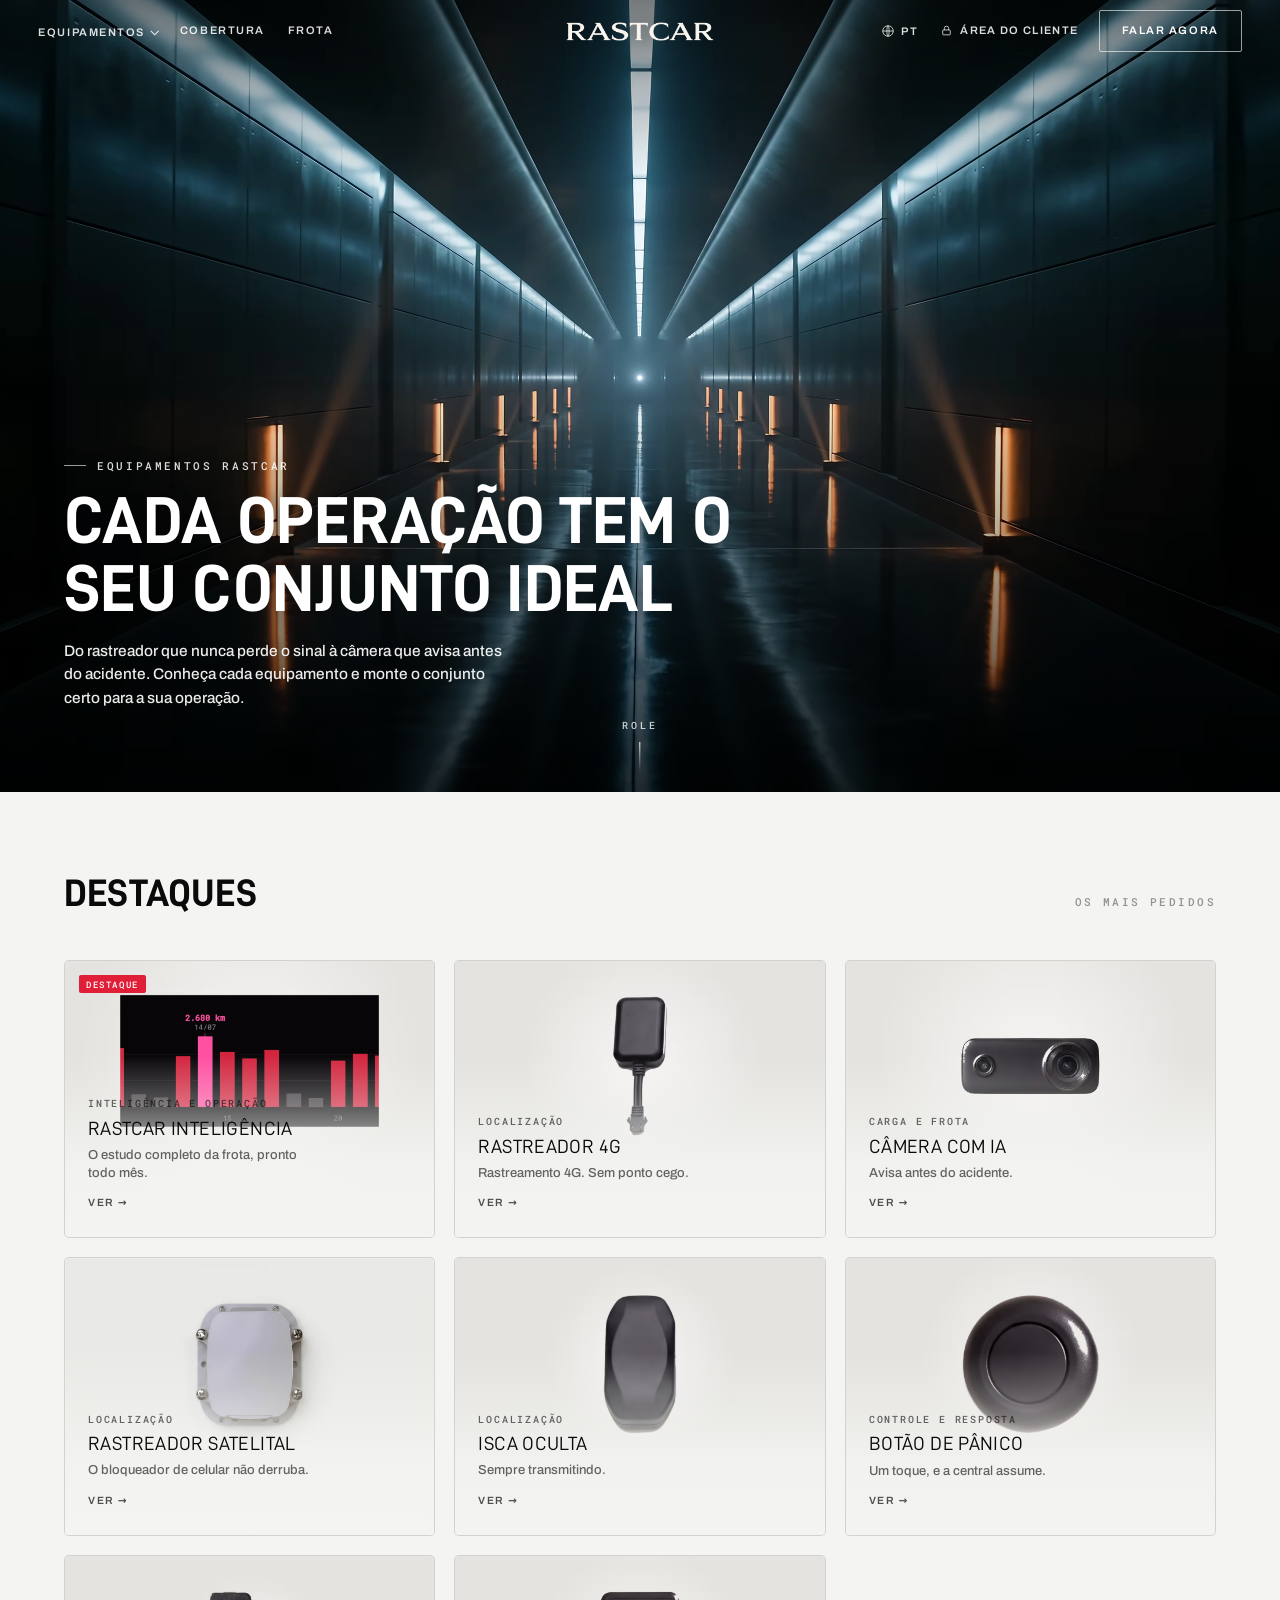
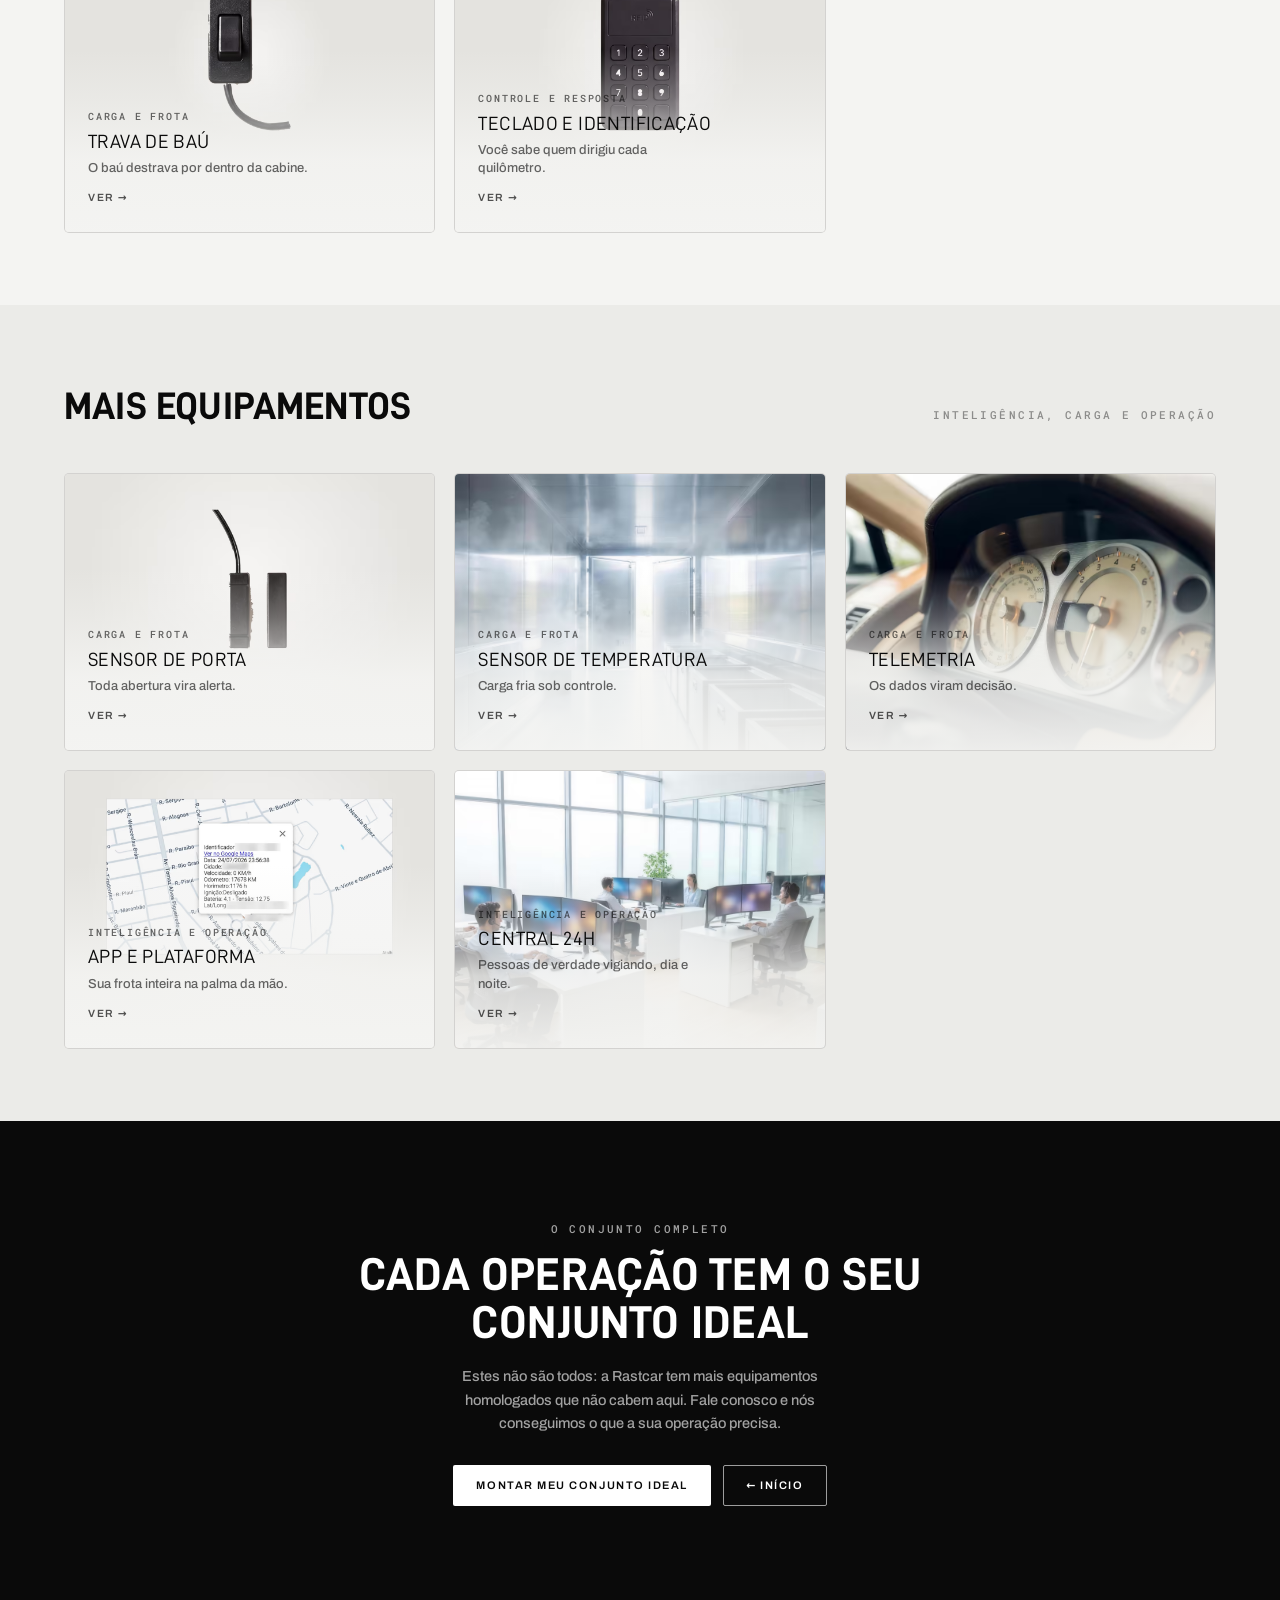
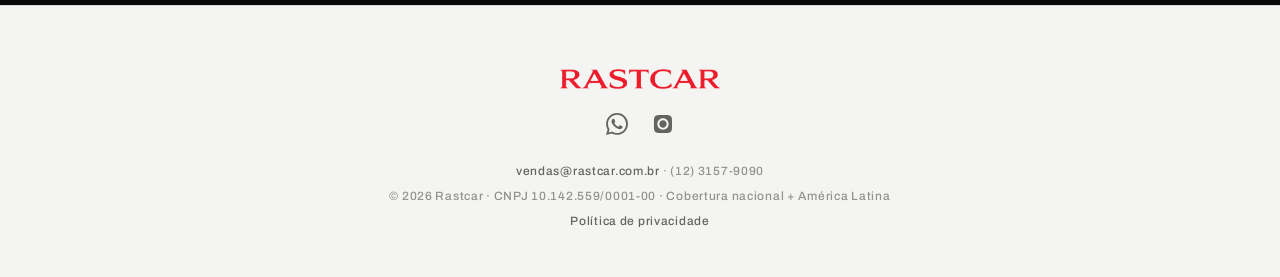
<file: equipamentos.html>
<!DOCTYPE html>
<html lang="pt-BR">
<head>
<meta charset="UTF-8">
<meta name="viewport" content="width=device-width, initial-scale=1.0">
<meta http-equiv="Cache-Control" content="no-store, no-cache, must-revalidate">
<title>RASTCAR · Equipamentos</title>
<meta name="description" content="Todos os equipamentos Rastcar: rastreador 4G, câmera com IA, isca oculta, botão de pânico, trava de baú, teclado e identificação, sensores, telemetria, app e central 24h. Cada operação tem o seu conjunto ideal.">
<meta name="theme-color" content="#0A0A0A">
<meta property="og:type" content="website">
<meta property="og:site_name" content="Rastcar">
<meta property="og:title" content="Rastcar · Equipamentos">
<meta property="og:description" content="Todos os equipamentos Rastcar: rastreador 4G, câmera com IA, isca, botão de pânico, trava de baú, teclado, telemetria, app e central 24h.">
<meta property="og:image" content="https://www.rastcar.com.br/assets/og-rastcar.jpg">
<meta property="og:image:width" content="1200">
<meta property="og:image:height" content="1200">
<meta property="og:url" content="https://www.rastcar.com.br/equipamentos.html">
<meta property="og:locale" content="pt_BR">
<meta name="twitter:card" content="summary_large_image">
<meta name="twitter:title" content="Rastcar · Equipamentos">
<meta name="twitter:description" content="Todos os equipamentos Rastcar: rastreador 4G, câmera com IA, isca, botão de pânico, trava de baú, teclado, telemetria, app e central 24h.">
<meta name="twitter:image" content="https://www.rastcar.com.br/assets/og-rastcar.jpg">
<link rel="canonical" href="https://www.rastcar.com.br/equipamentos.html">
<link rel="icon" type="image/png" sizes="32x32" href="assets/favicon-32.png">
<link rel="icon" type="image/png" sizes="256x256" href="assets/favicon.png">
<link rel="apple-touch-icon" sizes="180x180" href="assets/favicon-180.png">
<link rel="stylesheet" href="assets/fonts/fonts.css">
<style>
  :root{
    --ink:#0A0A0A;--paper:#F4F4F2;--paper2:#EBEBE8;
    --mut:rgba(10,10,10,.62);--mut2:rgba(10,10,10,.42);--ln:rgba(10,10,10,.12);
    --line:rgba(255,255,255,.16);--soft:rgba(255,255,255,.62);--soft2:rgba(255,255,255,.42);
    --head:'Archivo',system-ui,sans-serif;--title:'D-DIN','D-DIN Exp',system-ui,sans-serif;--mono:'Roboto Mono',ui-monospace,Menlo,monospace;
    --maxw:1340px;--hdr-h:62px;--tsh:0 1px 18px rgba(0,0,0,.55);
  }
  *{margin:0;padding:0;box-sizing:border-box}
  html{scroll-behavior:smooth}
  body{background:var(--paper);color:var(--ink);font-family:var(--head);font-size:16px;font-weight:500;line-height:1.55;text-rendering:optimizeLegibility;overflow-x:hidden}
  a{color:inherit;text-decoration:none}::selection{background:rgba(10,10,10,.16)}img{max-width:100%}

  /* ===== HEADER (transparente, não acompanha o scroll) ===== */
  header#hdr{position:absolute;top:0;left:0;width:100%;z-index:200;height:var(--hdr-h);display:grid;grid-template-columns:1fr auto 1fr;align-items:center;padding:0 clamp(16px,3vw,40px);background:transparent}
  body.nav-open{overflow:hidden}
  .brand{grid-column:2;display:flex;align-items:center;justify-self:center}
  .brand .wm{height:19px;display:block;filter:drop-shadow(0 1px 10px rgba(0,0,0,.5))}
  .nav-left{grid-column:1;justify-self:start;display:flex;align-items:center;gap:clamp(16px,1.8vw,28px)}
  .nav-right{grid-column:3;justify-self:end;display:flex;align-items:center;gap:clamp(14px,1.6vw,22px)}
  .navlink{font-family:var(--head);font-weight:600;font-size:11px;letter-spacing:.14em;text-transform:uppercase;color:rgba(255,255,255,.86);text-shadow:var(--tsh);background:none;border:0;cursor:pointer;transition:color .25s;white-space:nowrap;display:inline-flex;align-items:center;gap:6px}
  .navlink:hover{color:#fff}
  .navlink .chev{width:6px;height:6px;border-right:1.4px solid currentColor;border-bottom:1.4px solid currentColor;transform:rotate(45deg) translateY(-1px)}
  .mega-wrap{position:static}
  .mega{position:absolute;left:0;top:var(--hdr-h);width:100%;background:rgba(10,11,13,.5);-webkit-backdrop-filter:blur(30px) saturate(1.2);backdrop-filter:blur(30px) saturate(1.2);border-top:1px solid var(--line);box-shadow:0 30px 70px rgba(0,0,0,.4);opacity:0;visibility:hidden;transform:translateY(-8px);transition:.26s cubic-bezier(.2,.7,.2,1);z-index:190}
  .mega-wrap:hover .mega,.mega.open{opacity:1;visibility:visible;transform:none}
  .mega-inner{max-width:var(--maxw);margin:0 auto;padding:36px clamp(16px,3vw,40px) 44px;display:grid;grid-template-columns:repeat(2,minmax(0,1fr)) auto;gap:0 clamp(34px,6vw,96px)}
  .mega-col{display:flex;flex-direction:column}
  .mega-h{font-family:var(--mono);font-size:10.5px;letter-spacing:.22em;text-transform:uppercase;color:var(--soft2);margin-bottom:14px}
  .mega-col a{font-family:var(--title);text-transform:uppercase;letter-spacing:.02em;font-size:16px;color:rgba(255,255,255,.8);padding:9px 0;transition:color .18s}
  .mega-col a:hover{color:#fff}
  .mega-end .all{font-family:var(--head);font-size:11px;font-weight:600;letter-spacing:.14em;text-transform:uppercase;color:#fff;margin-top:30px;white-space:nowrap}
  .lang{position:relative}
  .lang-cur{display:flex;align-items:center;gap:6px;background:none;border:0;cursor:pointer;color:rgba(255,255,255,.86);text-shadow:var(--tsh);font-family:var(--head);font-size:11px;font-weight:600;letter-spacing:.12em;text-transform:uppercase;transition:color .25s;padding:6px 2px}
  .lang-cur:hover{color:#fff}.lang-cur svg{width:14px;height:14px;stroke:currentColor;fill:none;stroke-width:1.5}
  .menu-pop{position:absolute;top:calc(100% + 12px);right:0;background:rgba(10,11,13,.5);-webkit-backdrop-filter:blur(28px) saturate(1.2);backdrop-filter:blur(28px) saturate(1.2);border:1px solid var(--line);border-radius:9px;padding:6px;box-shadow:0 18px 50px rgba(0,0,0,.4);opacity:0;visibility:hidden;transform:translateY(-6px);transition:.22s;z-index:210}
  .lang-menu{min-width:152px}.lang.open .lang-menu{opacity:1;visibility:visible;transform:none}
  .menu-pop button,.menu-pop a{display:block;width:100%;background:none;border:0;cursor:pointer;color:rgba(255,255,255,.82);font-family:var(--head);font-size:13px;letter-spacing:.03em;text-align:left;padding:10px 12px;border-radius:6px;transition:.18s}
  .menu-pop button:hover,.menu-pop a:hover{background:rgba(255,255,255,.07);color:#fff}.menu-pop button.active{color:#fff}
  .client-wrap{position:relative}
  .client{display:flex;align-items:center;gap:7px;background:none;border:0;cursor:pointer;font:inherit;color:rgba(255,255,255,.86);text-shadow:var(--tsh);transition:color .3s}
  .client:hover{color:#fff}.client svg{width:13px;height:13px;stroke:currentColor;fill:none;stroke-width:1.6}
  .client span{font-family:var(--head);font-weight:600;font-size:11px;letter-spacing:.12em;text-transform:uppercase}
  .client-menu{min-width:244px}
  .client-wrap.open .client-menu,.client-wrap:hover .client-menu{opacity:1;visibility:visible;transform:none}
  .client-menu .cm-main b{display:block;font-family:var(--head);text-transform:uppercase;letter-spacing:.04em;font-size:12.5px;color:#fff}
  .client-menu .cm-main small{display:block;font-size:12px;color:var(--soft);margin-top:3px}
  .client-menu .cm-label{font-family:var(--mono);font-size:10.5px;letter-spacing:.12em;text-transform:uppercase;color:var(--soft2);padding:13px 12px 5px;border-top:1px solid var(--line);margin-top:5px}
  .menu-toggle{display:none;grid-column:3;justify-self:end;background:none;border:0;color:#fff;cursor:pointer;width:24px;height:16px;position:relative;z-index:220;filter:drop-shadow(0 1px 8px rgba(0,0,0,.5))}
  .menu-toggle span{position:absolute;left:0;width:100%;height:2px;background:currentColor;transition:.3s;border-radius:2px}
  /* area de toque de 44x44 (minimo acessivel) sem alterar o visual das barras */
  .menu-toggle::after{content:"";position:absolute;left:50%;top:50%;transform:translate(-50%,-50%);width:44px;height:44px}
  .menu-toggle span:nth-child(1){top:0}.menu-toggle span:nth-child(2){top:7px}.menu-toggle span:nth-child(3){top:14px}
  .btn{font-family:var(--head);font-weight:600;font-size:11px;letter-spacing:.14em;text-transform:uppercase;border:1px solid;padding:11px 22px;border-radius:2px;transition:all .25s;white-space:nowrap;background:transparent;cursor:pointer}
  .btn.light{border-color:rgba(255,255,255,.6);color:#fff}.btn.light:hover{background:#fff;color:var(--ink)}.btn.light.solid{background:#fff;color:var(--ink)}
  .btn.dark{border-color:var(--ink);color:var(--ink)}.btn.dark:hover{background:var(--ink);color:#fff}.btn.dark.solid{background:var(--ink);color:#fff}

  /* ===== INTRO HERO ===== */
  .eq-hero{position:relative;height:88vh;height:88svh;min-height:520px;display:flex;align-items:flex-end;padding:0 clamp(20px,5vw,72px);overflow:hidden;color:#fff;background:#0A0A0A}
  .eq-hero .bgv{position:absolute;inset:0;width:100%;height:100%;object-fit:cover;z-index:0}
  .eq-hero .veil{position:absolute;inset:0;z-index:1;background:linear-gradient(0deg,rgba(0,0,0,.78),transparent 52%),linear-gradient(180deg,rgba(0,0,0,.5),transparent 22%)}
  .eq-hero .inner{position:relative;z-index:2;width:100%;max-width:var(--maxw);margin:0 auto;padding-bottom:clamp(54px,9vh,96px)}
  .eq-hero .eyebrow{font-family:var(--mono);font-size:11px;letter-spacing:.24em;text-transform:uppercase;color:rgba(255,255,255,.85);display:flex;align-items:center;gap:11px;margin-bottom:14px;text-shadow:var(--tsh)}
  .eq-hero .eyebrow::before{content:"";width:22px;height:1px;background:rgba(255,255,255,.6)}
  .eq-hero h1{font-family:var(--title);font-weight:700;text-transform:uppercase;letter-spacing:.005em;line-height:1.02;font-size:clamp(34px,5.2vw,72px);text-shadow:0 2px 26px rgba(0,0,0,.45)}
  .eq-hero .lede{font-size:clamp(15px,1.2vw,18px);color:rgba(255,255,255,.92);max-width:50ch;margin-top:16px;text-shadow:0 1px 16px rgba(0,0,0,.5)}
  .cue{position:absolute;left:50%;bottom:20px;transform:translateX(-50%);z-index:3;font-family:var(--mono);font-size:9.5px;letter-spacing:.3em;text-transform:uppercase;color:rgba(255,255,255,.78);display:flex;flex-direction:column;align-items:center;gap:8px}
  .cue .ln{width:1px;height:30px;background:linear-gradient(#fff,transparent);animation:cue 2.4s ease-in-out infinite}
  @keyframes cue{0%,100%{opacity:.3;transform:scaleY(.6)}50%{opacity:1;transform:scaleY(1)}}

  /* ===== SEÇÃO + GRADE DE CARDS ===== */
  .catsec{padding:clamp(54px,8vh,100px) clamp(20px,5vw,72px)}
  .catsec.alt{background:var(--paper2)}
  .cathead{max-width:var(--maxw);margin:0 auto clamp(24px,4vh,42px);display:flex;align-items:baseline;justify-content:space-between;gap:16px;flex-wrap:wrap}
  .cathead .eyebrow{font-family:var(--mono);font-size:11px;letter-spacing:.22em;text-transform:uppercase;color:var(--mut2)}
  .cathead h2{font-family:var(--title);font-weight:700;text-transform:uppercase;letter-spacing:.005em;font-size:clamp(24px,3vw,40px)}
  .grid{max-width:var(--maxw);margin:0 auto;display:grid;grid-template-columns:repeat(3,1fr);gap:clamp(12px,1.5vw,20px)}
  .card{position:relative;aspect-ratio:4/3;overflow:hidden;border-radius:5px;display:block;background:#EFEEEC;border:1px solid var(--ln)}
  .tagd{display:inline-block;font-family:var(--mono);font-size:9px;font-weight:500;letter-spacing:.18em;text-transform:uppercase;color:#fff;background:#E01E37;padding:3px 7px 2px;border-radius:2px;margin-left:10px;vertical-align:middle}
  [dir="rtl"] .tagd{margin-left:0;margin-right:10px}
  .card .card-tag{position:absolute;top:14px;left:14px;z-index:3;margin:0}
  [dir="rtl"] .card .card-tag{left:auto;right:14px;margin:0}
  .card picture{position:absolute;inset:0;display:block}
  .card img{position:absolute;inset:0;width:100%;height:100%;object-fit:cover;transition:transform .6s cubic-bezier(.2,.7,.2,1)}
  .card:hover img{transform:scale(1.06)}
  /* degrade claro: o texto escuro pousa sobre papel, mesmo quando a imagem
     de baixo e uma foto de contexto e nao um recorte de produto */
  .card .ov{position:absolute;inset:0;z-index:1;background:linear-gradient(0deg,rgba(244,244,242,.97) 0%,rgba(244,244,242,.86) 26%,rgba(244,244,242,.34) 48%,transparent 66%)}
  .card .tx{position:absolute;left:0;bottom:0;z-index:2;padding:clamp(16px,1.8vw,24px);color:var(--ink);width:100%}
  .card .e{font-family:var(--mono);font-size:10px;letter-spacing:.18em;text-transform:uppercase;color:var(--mut)}
  .card .n{font-family:var(--title);text-transform:uppercase;letter-spacing:.02em;font-size:clamp(18px,1.5vw,23px);line-height:1.05;margin-top:7px}
  .card .h{font-size:13px;color:var(--mut);margin-top:7px;line-height:1.4;max-width:32ch}
  .card .go{font-family:var(--head);font-weight:600;font-size:10.5px;letter-spacing:.14em;text-transform:uppercase;margin-top:13px;color:var(--ink);opacity:.7;transition:opacity .2s,gap .2s;display:inline-flex;align-items:center;gap:6px}
  .card:hover .go{opacity:1;gap:10px}

  /* ===== CTA "conjunto ideal" ===== */
  .conj{background:#0A0A0A;color:#fff;padding:clamp(60px,11vh,130px) clamp(20px,5vw,72px);text-align:center}
  .conj .inner{max-width:760px;margin:0 auto}
  .conj .eyebrow{font-family:var(--mono);font-size:11px;letter-spacing:.22em;text-transform:uppercase;color:var(--soft);justify-content:center;display:flex;margin-bottom:14px}
  .conj h2{font-family:var(--title);font-weight:700;text-transform:uppercase;letter-spacing:.005em;font-size:clamp(26px,3.6vw,48px);line-height:1.05}
  .conj p{font-size:clamp(14.5px,1.1vw,17px);color:var(--soft);margin:18px auto 0;max-width:54ch;line-height:1.6}
  .conj .cta-row{display:flex;gap:12px;justify-content:center;margin-top:30px;flex-wrap:wrap}

  /* ===== FOOTER claro ===== */
  footer{background:var(--paper);color:var(--mut);padding:clamp(48px,7vh,76px) clamp(20px,5vw,72px) 42px;text-align:center;border-top:1px solid var(--ln)}
  .foot-inner{max-width:720px;margin:0 auto;display:flex;flex-direction:column;align-items:center;gap:24px}
  footer .brand .wm{filter:none}
  .socials{display:flex;gap:24px;justify-content:center}
  .socials a{color:var(--mut);transition:color .2s}.socials a:hover{color:var(--ink)}.socials svg{width:22px;height:22px;fill:currentColor;display:block}
  .foot-meta{font-size:12px;letter-spacing:.06em;color:var(--mut2);line-height:2.1}
  .foot-meta a{color:var(--mut)}.foot-meta a:hover{color:var(--ink)}

  .reveal{opacity:0;transform:translateY(22px);transition:opacity .8s cubic-bezier(.2,.7,.2,1),transform .8s cubic-bezier(.2,.7,.2,1)}
  .reveal.in{opacity:1;transform:none}

  [dir="rtl"] .menu-pop{right:auto;left:0}
  [dir="rtl"] .cathead{flex-direction:row-reverse}
  @media(max-width:1080px){.nav-left .navlink:not(.mega-trigger){display:none}.nav-right .client span{display:none}}
  @media(max-width:980px){.grid{grid-template-columns:repeat(2,1fr)}}
  @media(max-width:860px){
    .nav-left,.nav-right{display:none}.menu-toggle{display:block}
    .mega-inner{grid-template-columns:1fr 1fr}
    nav#mobnav{position:fixed;inset:0;background:rgba(8,9,11,.96);-webkit-backdrop-filter:blur(22px);backdrop-filter:blur(22px);z-index:195;flex-direction:column;justify-content:center;gap:6px;padding:84px 26px 40px;overflow:auto;display:none}
    nav#mobnav.open{display:flex}
    nav#mobnav a,nav#mobnav button{font-family:var(--title);text-transform:uppercase;letter-spacing:.02em;font-size:20px;color:#fff;background:none;border:0;text-align:left;padding:10px 0;border-bottom:1px solid var(--line);cursor:pointer}
    nav#mobnav .mob-lang{display:flex;gap:10px;margin-top:16px}nav#mobnav .mob-lang button{font-size:14px;border:1px solid var(--line);border-radius:999px;padding:7px 15px}
    nav#mobnav .btn{margin-top:16px;align-self:flex-start;color:#fff;border-color:#fff}
  }
  @media(min-width:861px){nav#mobnav{display:none}}
  @media(max-width:620px){.grid{grid-template-columns:1fr}.eq-hero h1{font-size:34px}}
  @media(prefers-reduced-motion:reduce){
    .reveal{opacity:1;transform:none}.cue .ln{animation:none}.card img{transition:none}
    /* sem video, o hero mostra o poster (esconder .bgv sozinho apaga a imagem junto) */
    .bgv{display:none}
    .eq-hero{background-image:url('assets/cine/poster-eqhero.jpg');background-size:cover;background-position:center}
  }

  /* ===== fallbacks p/ navegadores antigos (cross-device) ===== */
  @supports not (aspect-ratio:1/1){.card{height:0;padding-bottom:75%}}
  @supports not ((backdrop-filter:blur(1px)) or (-webkit-backdrop-filter:blur(1px))){.mega,.menu-pop{background:rgba(10,11,13,.95)}nav#mobnav{background:rgba(8,9,11,.98)}}

  /* ===== menu mobile reformulado (pratico, rolavel, ancorado no topo) ===== */
  @media(max-width:860px){
    nav#mobnav{justify-content:flex-start;align-items:stretch;gap:0;padding:calc(var(--hdr-h) + 20px) 26px 40px}
    nav#mobnav a,nav#mobnav>button{font-family:var(--title);text-transform:uppercase;letter-spacing:.02em;font-size:19px;color:#fff;text-align:left;padding:15px 2px;border-bottom:1px solid var(--line);width:100%}
    nav#mobnav .mob-sub{display:flex;flex-direction:column;padding:2px 0 6px}
    nav#mobnav #mobList{display:flex;flex-direction:column}
    nav#mobnav .mob-sub a{font-family:var(--head);font-size:14.5px;letter-spacing:.03em;text-transform:none;color:var(--soft);padding:11px 0 11px 16px;border-bottom:0}
    nav#mobnav .mob-lang{display:flex;gap:9px;margin-top:24px;padding:0;border:0}
    nav#mobnav .mob-lang button{width:auto;font-family:var(--head);font-size:14px;border:1px solid var(--line);border-radius:999px;padding:9px 18px;color:#fff;text-transform:uppercase}
    nav#mobnav .btn{width:100%;text-align:center;margin-top:22px;background:#fff;color:var(--ink);border-color:#fff;font-size:13px;letter-spacing:.14em;padding:16px;border-bottom:1px solid #fff}
  }
  /* hamburguer -> X quando aberto */
  body.nav-open .menu-toggle span:nth-child(1){transform:translateY(7px) rotate(45deg)}
  body.nav-open .menu-toggle span:nth-child(2){opacity:0}
  body.nav-open .menu-toggle span:nth-child(3){transform:translateY(-7px) rotate(-45deg)}
</style>
</head>
<body>

<header id="hdr">
  <nav class="nav-left">
    <div class="mega-wrap">
      <a class="navlink mega-trigger" href="equipamentos.html"><span data-i18n="nav.equip">Equipamentos</span><i class="chev"></i></a>
      <div class="mega" id="mega">
        <div class="mega-inner">
          <div class="mega-col" id="megaList"><div class="mega-h" data-i18n="mm.t">Equipamentos Rastcar</div></div>
          <div class="mega-col" id="megaListMore"><div class="mega-h" data-i18n="mm.more">Mais equipamentos</div></div>
          <div class="mega-col mega-end"><a class="all" href="index.html" data-i18n="mm.home">← Início</a></div>
        </div>
      </div>
    </div>
    <a class="navlink" href="index.html#cobertura" data-i18n="nav.coverage">Cobertura</a>
    <a class="navlink" href="index.html#frota" data-i18n="nav.fleet">Frota</a>
  </nav>
  <a class="brand" href="index.html" aria-label="Rastcar"><img class="wm" src="assets/wordmark-white.png" alt="RASTCAR"></a>
  <div class="nav-right">
    <div class="lang" id="lang">
      <button class="lang-cur" type="button" aria-label="Idioma"><svg viewBox="0 0 24 24"><circle cx="12" cy="12" r="9"/><path d="M3 12h18M12 3c2.6 2.5 2.6 15.5 0 18M12 3c-2.6 2.5-2.6 15.5 0 18"/></svg><span id="langCur">PT</span></button>
      <div class="menu-pop lang-menu">
        <button type="button" data-lang="pt">Português</button>
        <button type="button" data-lang="es">Español</button>
        <button type="button" data-lang="en">English</button>
        <button type="button" data-lang="he" lang="he">עברית</button>
      </div>
    </div>
    <div class="client-wrap" id="clientWrap">
      <button class="client" type="button" aria-haspopup="true" title="Área do cliente">
        <svg viewBox="0 0 24 24" aria-hidden="true"><rect x="5" y="11" width="14" height="9" rx="1.5"/><path d="M8 11V8a4 4 0 0 1 8 0v3"/></svg>
        <span data-i18n="nav.client">Área do cliente</span>
      </button>
      <div class="menu-pop client-menu">
        <a class="cm-main" href="https://gps7.com.br/gps7/index.php?c=90" target="_blank" rel="noopener"><b data-i18n="cm.platform">Plataforma de rastreamento</b><small data-i18n="cm.platformS">Acompanhe seu veículo ao vivo</small></a>
        <div class="cm-label" data-i18n="cm.via">2ª via de boleto</div>
        <a href="https://www.sicoob.com.br/web/sicoob/segunda-via-boleto" target="_blank" rel="noopener">Sicoob</a>
        <a href="https://www.sicredi.com.br/segundaviaboleto/" target="_blank" rel="noopener">Sicredi</a>
      </div>
    </div>
    <a class="btn light" data-cta-wa href="https://wa.me/551231579090?text=Quero%20conhecer%20os%20equipamentos%20da%20Rastcar" target="_blank" rel="noopener" data-i18n="nav.cta">Falar agora</a>
  </div>
  <button class="menu-toggle" id="mt" aria-label="Menu"><span></span><span></span><span></span></button>
</header>

<nav id="mobnav"><div id="mobList"></div>
  <a href="index.html#cobertura" data-i18n="nav.coverage">Cobertura</a>
  <a href="index.html#frota" data-i18n="nav.fleet">Frota</a>
  <a href="https://gps7.com.br/gps7/index.php?c=90" target="_blank" rel="noopener" data-i18n="nav.client">Área do cliente</a>
  <a href="index.html" data-i18n="mm.home">← Início</a>
  <div class="mob-lang"><button type="button" data-lang="pt">PT</button><button type="button" data-lang="es">ES</button><button type="button" data-lang="en">EN</button><button type="button" data-lang="he" lang="he">עב</button></div>
  <a class="btn light" data-cta-wa href="https://wa.me/551231579090?text=Quero%20conhecer%20os%20equipamentos%20da%20Rastcar" target="_blank" rel="noopener" data-i18n="nav.cta">Falar agora</a>
</nav>

<section class="eq-hero" id="top">
  <video class="bgv" autoplay muted loop playsinline webkit-playsinline poster="assets/cine/poster-eqhero.jpg">
    <source src="assets/cine/eq-hero-4k.av1.mp4" type='video/mp4; codecs="av01.0.12M.08"'>
    <source src="assets/cine/eq-hero-loop.mp4" type="video/mp4">
  </video>
  <div class="veil"></div>
  <div class="inner">
    <div class="eyebrow reveal" data-i18n="eq.eyebrow">Equipamentos Rastcar</div>
    <h1 class="reveal" data-i18n="eq.h">Cada operação tem o<br>seu conjunto ideal</h1>
    <p class="lede reveal" data-i18n="eq.lede">Do rastreador que nunca perde o sinal à câmera que avisa antes do acidente. Conheça cada equipamento e monte o conjunto certo para a sua operação.</p>
  </div>
  <div class="cue"><span data-i18n="eq.cue">Role</span><span class="ln"></span></div>
</section>

<section class="catsec" id="destaques">
  <div class="cathead reveal"><h2 data-i18n="g.dest">Destaques</h2><span class="eyebrow" data-i18n="g.destS">Os mais pedidos</span></div>
  <div class="grid reveal" id="gridDest"></div>
</section>

<section class="catsec alt" id="mais">
  <div class="cathead reveal"><h2 data-i18n="g.mais">Mais equipamentos</h2><span class="eyebrow" data-i18n="g.maisS">Inteligência, carga e operação</span></div>
  <div class="grid reveal" id="gridMais"></div>
</section>

<section class="conj">
  <div class="inner">
    <div class="eyebrow" data-i18n="conj.e">O conjunto completo</div>
    <h2 data-i18n="conj.h">Cada operação tem o seu conjunto ideal</h2>
    <p data-i18n="conj.p">Estes não são todos: a Rastcar tem mais equipamentos homologados que não cabem aqui. Fale conosco e nós conseguimos o que a sua operação precisa.</p>
    <div class="cta-row">
      <a class="btn light solid" data-cta-wa href="https://wa.me/551231579090?text=Quero%20montar%20o%20conjunto%20de%20equipamentos%20ideal%20com%20a%20Rastcar" target="_blank" rel="noopener" data-i18n="conj.cta">Montar meu conjunto ideal</a>
      <a class="btn light" href="index.html" data-i18n="mm.home">← Início</a>
    </div>
  </div>
</section>

<footer>
  <div class="foot-inner">
    <a class="brand" href="index.html" aria-label="Rastcar"><img class="wm" src="assets/wordmark-red.png" alt="RASTCAR" style="height:20px"></a>
    <div class="socials">
      <a href="https://wa.me/551231579090" target="_blank" rel="noopener" aria-label="WhatsApp"><svg viewBox="0 0 24 24"><path d="M17.472 14.382c-.297-.149-1.758-.867-2.03-.967-.273-.099-.471-.148-.67.15-.197.297-.767.966-.94 1.164-.173.199-.347.223-.644.075-.297-.15-1.255-.463-2.39-1.475-.883-.788-1.48-1.761-1.653-2.059-.173-.297-.018-.458.13-.606.134-.133.298-.347.446-.52.149-.174.198-.298.298-.497.099-.198.05-.371-.025-.52-.075-.149-.669-1.612-.916-2.207-.242-.579-.487-.5-.669-.51-.173-.008-.371-.01-.57-.01-.198 0-.52.074-.792.372-.272.297-1.04 1.016-1.04 2.479 0 1.462 1.065 2.875 1.213 3.074.149.198 2.096 3.2 5.077 4.487.709.306 1.262.489 1.694.625.712.227 1.36.195 1.871.118.571-.085 1.758-.719 2.006-1.413.248-.694.248-1.289.173-1.413-.074-.124-.272-.198-.57-.347m-5.421 7.403h-.004a9.87 9.87 0 01-5.031-1.378l-.361-.214-3.741.982.998-3.648-.235-.374a9.86 9.86 0 01-1.51-5.26c.001-5.45 4.436-9.884 9.888-9.884 2.64 0 5.122 1.03 6.988 2.898a9.825 9.825 0 012.893 6.994c-.003 5.45-4.437 9.884-9.885 9.884m8.413-18.297A11.815 11.815 0 0012.05 0C5.495 0 .16 5.335.157 11.892c0 2.096.547 4.142 1.588 5.945L.057 24l6.305-1.654a11.882 11.882 0 005.683 1.448h.005c6.554 0 11.89-5.335 11.893-11.893A11.821 11.821 0 0020.485 3.488"/></svg></a>
      <a href="https://www.instagram.com/rastcarbrasil/" target="_blank" rel="noopener" aria-label="Instagram"><svg viewBox="0 0 24 24"><path d="M12 2.163c3.204 0 3.584.012 4.85.07 1.17.055 1.805.249 2.227.415.562.217.96.477 1.382.896.419.42.679.819.896 1.381.164.422.36 1.057.413 2.227.057 1.266.07 1.646.07 4.85s-.015 3.585-.074 4.85c-.061 1.17-.256 1.805-.421 2.227-.224.562-.479.96-.899 1.382-.419.419-.824.679-1.38.896-.42.164-1.065.36-2.235.413-1.274.057-1.649.07-4.859.07-3.211 0-3.586-.015-4.859-.074-1.171-.061-1.816-.256-2.236-.421-.569-.224-.96-.479-1.379-.899-.421-.419-.69-.824-.9-1.38-.165-.42-.359-1.065-.42-2.235-.045-1.26-.061-1.649-.061-4.844 0-3.196.016-3.586.061-4.861.061-1.17.255-1.814.42-2.234.21-.57.479-.96.9-1.381.419-.419.81-.689 1.379-.898.42-.166 1.051-.361 2.221-.421 1.275-.045 1.65-.06 4.859-.06l.045.03zm0 3.678c-3.405 0-6.162 2.76-6.162 6.162 0 3.405 2.76 6.162 6.162 6.162 3.405 0 6.162-2.76 6.162-6.162 0-3.405-2.76-6.162-6.162-6.162zM12 16c-2.21 0-4-1.79-4-4s1.79-4 4-4 4 1.79 4 4-1.79 4-4 4zm7.846-10.405c0 .795-.646 1.44-1.44 1.44-.795 0-1.44-.646-1.44-1.44 0-.794.646-1.439 1.44-1.439.793-.001 1.44.645 1.44 1.439z"/></svg></a>
    </div>
    <div class="foot-meta">
      <a href="mailto:vendas@rastcar.com.br">vendas@rastcar.com.br</a> · (12) 3157-9090<br>
      © 2026 Rastcar · CNPJ 10.142.559/0001-00 · <span data-i18n="f.cob">Cobertura nacional + América Latina</span><br>
      <a href="privacidade.html" data-i18n="f.priv">Política de privacidade</a>
    </div>
  </div>
</footer>

<script>
  const reduce=matchMedia('(prefers-reduced-motion:reduce)').matches;
  function playAllBgv(){document.querySelectorAll('video.bgv').forEach(function(v){v.muted=true;var p=v.play();if(p&&p.catch)p.catch(function(){});});}
  addEventListener('touchstart',playAllBgv,{once:true,passive:true});addEventListener('click',playAllBgv,{once:true});
  let curLang=localStorage.getItem('rc_lang')||'pt';

  // catálogo (4 idiomas) — imagem + categoria/nome/headline por produto
  const ITEMS={
    inteligencia:{img:"assets/equip/hero/eq-inteligencia.jpg",pt:{c:"Inteligência e operação",n:"Rastcar Inteligência",h:"O estudo completo da frota, pronto todo mês."},es:{c:"Inteligencia y operación",n:"Rastcar Inteligencia",h:"El estudio completo de la flota, listo cada mes."},en:{c:"Intelligence & operations",n:"Rastcar Intelligence",h:"The full fleet study, ready every month."},he:{c:"מודיעין ותפעול",n:"Rastcar Intelligence",h:"המחקר המלא של הצי, מוכן כל חודש."}},
    rastreador:{img:"assets/equip/hero/eq-rastreador.jpg",pt:{c:"Localização",n:"Rastreador 4G",h:"Rastreamento 4G. Sem ponto cego."},es:{c:"Localización",n:"Rastreador 4G",h:"Rastreo 4G. Sin punto ciego."},en:{c:"Location",n:"4G Tracker",h:"4G tracking. No blind spot."},he:{c:"מיקום",n:"משדר 4G",h:"איתור 4G. בלי שטח מת."}},
    camera:{img:"assets/equip/hero/eq-camera.jpg",pt:{c:"Carga e frota",n:"Câmera com IA",h:"Avisa antes do acidente."},es:{c:"Carga y flota",n:"Cámara con IA",h:"Avisa antes del accidente."},en:{c:"Cargo & fleet",n:"AI Camera",h:"Warns before the crash."},he:{c:"מטען וצי",n:"מצלמת AI",h:"מתריעה לפני התאונה."}},
    satelital:{img:"assets/equip/hero/eq-satelital.jpg",pt:{c:"Localização",n:"Rastreador satelital",h:"O bloqueador de celular não derruba."},es:{c:"Localización",n:"Rastreador satelital",h:"El inhibidor de celular no lo derriba."},en:{c:"Location",n:"Satellite tracker",h:"A cellular jammer cannot drop it."},he:{c:"מיקום",n:"משדר לוויני",h:"משבש סלולרי לא מפיל אותו."}},
    isca:{img:"assets/equip/hero/eq-isca.jpg",pt:{c:"Localização",n:"Isca oculta",h:"Sempre transmitindo."},es:{c:"Localización",n:"Baliza oculta",h:"Siempre transmitiendo."},en:{c:"Location",n:"Hidden beacon",h:"Always transmitting."},he:{c:"מיקום",n:"משדר נסתר",h:"תמיד משדר."}},
    panico:{img:"assets/equip/hero/eq-panico.jpg",pt:{c:"Controle e resposta",n:"Botão de pânico",h:"Um toque, e a central assume."},es:{c:"Control y respuesta",n:"Botón de pánico",h:"Un toque, y la central asume."},en:{c:"Control & response",n:"Panic button",h:"One tap, and the center takes over."},he:{c:"שליטה ותגובה",n:"לחצן מצוקה",h:"נגיעה אחת, והמוקד משתלט."}},
    trava:{img:"assets/equip/hero/eq-trava.jpg",pt:{c:"Carga e frota",n:"Trava de baú",h:"O baú destrava por dentro da cabine."},es:{c:"Carga y flota",n:"Traba de baúl",h:"El baúl se destraba desde la cabina."},en:{c:"Cargo & fleet",n:"Cargo lock",h:"The box unlocks from the cab."},he:{c:"מטען וצי",n:"נעילת מטען",h:"התא נפתח מתוך תא הנהג."}},
    teclado:{img:"assets/equip/hero/eq-teclado.jpg",pt:{c:"Controle e resposta",n:"Teclado e identificação",h:"Você sabe quem dirigiu cada quilômetro."},es:{c:"Control y respuesta",n:"Teclado e identificación",h:"Sabes quién condujo cada kilómetro."},en:{c:"Control & response",n:"Keypad & ID",h:"You know who drove every mile."},he:{c:"שליטה ותגובה",n:"מקלדת וזיהוי",h:"אתם יודעים מי נהג כל קילומטר."}},
    "sensor-porta":{img:"assets/equip/hero/eq-sensorporta.jpg",pt:{c:"Carga e frota",n:"Sensor de porta",h:"Toda abertura vira alerta."},es:{c:"Carga y flota",n:"Sensor de puerta",h:"Toda apertura se vuelve alerta."},en:{c:"Cargo & fleet",n:"Door sensor",h:"Every opening becomes an alert."},he:{c:"מטען וצי",n:"חיישן דלת",h:"כל פתיחה הופכת להתראה."}},
    temperatura:{img:"assets/cine/eq-temperatura.jpg",pt:{c:"Carga e frota",n:"Sensor de temperatura",h:"Carga fria sob controle."},es:{c:"Carga y flota",n:"Sensor de temperatura",h:"Carga fría bajo control."},en:{c:"Cargo & fleet",n:"Temperature sensor",h:"Cold cargo under control."},he:{c:"מטען וצי",n:"חיישן טמפרטורה",h:"מטען קר בשליטה."}},
    telemetria:{img:"assets/cine/eq-telemetria.jpg",pt:{c:"Carga e frota",n:"Telemetria",h:"Os dados viram decisão."},es:{c:"Carga y flota",n:"Telemetría",h:"Los datos se vuelven decisión."},en:{c:"Cargo & fleet",n:"Telemetry",h:"Data turns into decision."},he:{c:"מטען וצי",n:"טלמטריה",h:"הנתונים הופכים להחלטה."}},
    app:{img:"assets/equip/hero/eq-app.jpg",pt:{c:"Inteligência e operação",n:"App e plataforma",h:"Sua frota inteira na palma da mão."},es:{c:"Inteligencia y operación",n:"App y plataforma",h:"Toda tu flota en la palma de la mano."},en:{c:"Intelligence & operations",n:"App & platform",h:"Your whole fleet in your hand."},he:{c:"מודיעין ותפעול",n:"אפליקציה ופלטפורמה",h:"כל הצי בכף היד."}},
    central:{img:"assets/cine/eq-central.jpg",pt:{c:"Inteligência e operação",n:"Central 24h",h:"Pessoas de verdade vigiando, dia e noite."},es:{c:"Inteligencia y operación",n:"Central 24h",h:"Personas de verdad vigilando, día y noche."},en:{c:"Intelligence & operations",n:"24h center",h:"Real people watching, day and night."},he:{c:"מודיעין ותפעול",n:"מוקד 24 שעות",h:"אנשים אמיתיים שומרים, יום ולילה."}}
  };
  const DEST=["inteligencia","rastreador","camera","satelital","isca","panico","trava","teclado"];
  const DESTQ={pt:"Destaque",es:"Destacado",en:"Featured",he:"מומלץ"};
  const MAIS=["sensor-porta","temperatura","telemetria","app","central"];

  function it(slug){return ITEMS[slug][curLang]||ITEMS[slug].pt;}
  function goTxt(){return {pt:"Ver →",es:"Ver →",en:"View →",he:"← לצפייה"}[curLang]||"Ver →";}
  // serve AVIF/WebP no maior derivado (1280) em qualquer tela · qualidade maxima liberada (Joao, 27/07); o .jpg original fica so como master em disco
  function pic(src,alt){
    const b=src.replace(/\.jpg$/,'');
    return '<picture>'
      +'<source type="image/avif" srcset="'+b+'-1280.avif">'
      +'<source type="image/webp" srcset="'+b+'-1280.webp">'
      +'<img loading="lazy" decoding="async" src="'+b+'-1280.webp" alt="'+alt+'">'
      +'</picture>';
  }
  function card(slug){
    const d=it(slug);const a=document.createElement('a');a.className='card';a.href='produto.html?p='+slug;
    a.innerHTML=pic(ITEMS[slug].img,d.n)+'<div class="ov"></div><div class="tx"><div class="e">'+d.c+'</div><div class="n">'+d.n+'</div><div class="h">'+d.h+'</div><div class="go">'+goTxt()+'</div></div>';
    if(slug==='inteligencia'){const t=document.createElement('span');t.className='tagd card-tag';t.textContent=DESTQ[curLang]||DESTQ.pt;a.appendChild(t);}
    return a;
  }
  function buildGrids(){
    const gd=document.getElementById('gridDest'),gm=document.getElementById('gridMais');
    gd.innerHTML='';gm.innerHTML='';
    DEST.forEach(s=>gd.appendChild(card(s)));
    MAIS.forEach(s=>gm.appendChild(card(s)));
  }
  // mega-menu (2 colunas) + mobile
  const megaList=document.getElementById('megaList'),megaMore=document.getElementById('megaListMore'),mobList=document.getElementById('mobList');
  function mk(s,parent){const a=document.createElement('a');a.href='produto.html?p='+s;a.textContent=it(s).n;if(s==='inteligencia'){const t=document.createElement('span');t.className='tagd';t.textContent=DESTQ[curLang]||DESTQ.pt;a.appendChild(t);}parent.appendChild(a);mobList.appendChild(a.cloneNode(true));}
  function buildMenu(){megaList.querySelectorAll('a').forEach(a=>a.remove());megaMore.querySelectorAll('a').forEach(a=>a.remove());mobList.innerHTML='';DEST.forEach(s=>mk(s,megaList));MAIS.forEach(s=>mk(s,megaMore));}

  const mt=document.getElementById('mt'),mob=document.getElementById('mobnav');
  function syncMenu(){const o=mob.classList.contains('open');document.body.classList.toggle('nav-open',o);}
  mt.addEventListener('click',()=>{mob.classList.toggle('open');syncMenu();});

  // i18n chrome
  const I18N={
    pt:{"nav.equip":"Equipamentos","nav.coverage":"Cobertura","nav.fleet":"Frota","nav.client":"Área do cliente","nav.cta":"Falar agora","cm.platform":"Plataforma de rastreamento","cm.platformS":"Acompanhe seu veículo ao vivo","cm.via":"2ª via de boleto","mm.t":"Equipamentos Rastcar","mm.more":"Mais equipamentos","mm.home":"← Início","eq.eyebrow":"Equipamentos Rastcar","eq.h":"Cada operação tem o<br>seu conjunto ideal","eq.lede":"Do rastreador que nunca perde o sinal à câmera que avisa antes do acidente. Conheça cada equipamento e monte o conjunto certo para a sua operação.","eq.cue":"Role","g.dest":"Destaques","g.destS":"Os mais pedidos","g.mais":"Mais equipamentos","g.maisS":"Inteligência, carga e operação","conj.e":"O conjunto completo","conj.h":"Cada operação tem o seu conjunto ideal","conj.p":"Estes não são todos: a Rastcar tem mais equipamentos homologados que não cabem aqui. Fale conosco e nós conseguimos o que a sua operação precisa.","conj.cta":"Montar meu conjunto ideal","f.cob":"Cobertura nacional + América Latina","f.priv":"Política de privacidade"},
    es:{"nav.equip":"Equipos","nav.coverage":"Cobertura","nav.fleet":"Flota","nav.client":"Área del cliente","nav.cta":"Hablar ahora","cm.platform":"Plataforma de rastreo","cm.platformS":"Sigue tu vehículo en vivo","cm.via":"2ª vía de boleto","mm.t":"Equipos Rastcar","mm.more":"Más equipos","mm.home":"← Inicio","eq.eyebrow":"Equipos Rastcar","eq.h":"Cada operación tiene su<br>conjunto ideal","eq.lede":"Del rastreador que nunca pierde señal a la cámara que avisa antes del accidente. Conoce cada equipo y arma el conjunto correcto para tu operación.","eq.cue":"Desliza","g.dest":"Destacados","g.destS":"Los más pedidos","g.mais":"Más equipos","g.maisS":"Inteligencia, carga y operación","conj.e":"El conjunto completo","conj.h":"Cada operación tiene su conjunto ideal","conj.p":"Estos no son todos: Rastcar tiene más equipos homologados que no caben aquí. Habla con nosotros y conseguimos lo que tu operación necesita.","conj.cta":"Armar mi conjunto ideal","f.cob":"Cobertura nacional + América Latina","f.priv":"Política de privacidad"},
    en:{"nav.equip":"Equipment","nav.coverage":"Coverage","nav.fleet":"Fleet","nav.client":"Client area","nav.cta":"Talk now","cm.platform":"Tracking platform","cm.platformS":"Track your vehicle live","cm.via":"Invoice · 2nd copy","mm.t":"Rastcar equipment","mm.more":"More equipment","mm.home":"← Home","eq.eyebrow":"Rastcar equipment","eq.h":"Every operation has its<br>ideal set","eq.lede":"From the tracker that never loses signal to the camera that warns before the crash. Explore each one and build the right set for your operation.","eq.cue":"Scroll","g.dest":"Highlights","g.destS":"The most requested","g.mais":"More equipment","g.maisS":"Intelligence, cargo and operations","conj.e":"The complete set","conj.h":"Every operation has its ideal set","conj.p":"These aren't all of them: Rastcar has more certified equipment that doesn't fit here. Talk to us and we'll get what your operation needs.","conj.cta":"Build my ideal set","f.cob":"Nationwide coverage + Latin America","f.priv":"Privacy policy"},
    he:{"nav.equip":"ציוד","nav.coverage":"כיסוי","nav.fleet":"צי","nav.client":"אזור לקוחות","nav.cta":"דברו איתנו","cm.platform":"פלטפורמת מעקב","cm.platformS":"עקבו אחר הרכב בשידור חי","cm.via":"עותק שני","mm.t":"ציוד Rastcar","mm.more":"עוד ציוד","mm.home":"← דף הבית","eq.eyebrow":"ציוד Rastcar","eq.h":"לכל תפעול יש את<br>המערך האידיאלי שלו","eq.lede":"מהמשדר שלא מאבד אות ועד המצלמה שמתריעה לפני התאונה. הכירו כל פריט ובנו את המערך הנכון לתפעול שלכם.","eq.cue":"גלול","g.dest":"מובחרים","g.destS":"המבוקשים ביותר","g.mais":"עוד ציוד","g.maisS":"מודיעין, מטען ותפעול","conj.e":"המערך המלא","conj.h":"לכל תפעול יש את המערך האידיאלי שלו","conj.p":"אלה לא כל הפריטים: ל-Rastcar יש עוד ציוד מאושר שלא נכנס כאן. דברו איתנו ונסדר את מה שהתפעול שלכם צריך.","conj.cta":"בנו את המערך שלי","f.cob":"כיסוי ארצי + אמריקה הלטינית","f.priv":"מדיניות פרטיות"}
  };
  const ABBR={pt:"PT",es:"ES",en:"EN",he:"עב"};
  function applyLang(l){curLang=l;const t=I18N[l]||I18N.pt;
    document.documentElement.lang=(l==='pt'?'pt-BR':l);document.documentElement.dir=(l==='he'?'rtl':'ltr');
    document.querySelectorAll('[data-i18n]').forEach(el=>{const v=t[el.dataset.i18n];if(v!=null)el.innerHTML=v;});
    document.getElementById('langCur').textContent=ABBR[l];
    document.querySelectorAll('[data-lang]').forEach(b=>b.classList.toggle('active',b.dataset.lang===l));
    document.title={pt:'RASTCAR · Equipamentos',es:'RASTCAR · Equipos',en:'RASTCAR · Equipment',he:'RASTCAR · ציוד'}[l]||document.title;
    try{localStorage.setItem('rc_lang',l);}catch(e){}
    buildGrids();buildMenu();
  }
  const langWrap=document.getElementById('lang');
  langWrap.querySelector('.lang-cur').addEventListener('click',e=>{e.stopPropagation();langWrap.classList.toggle('open');});
  document.querySelectorAll('[data-lang]').forEach(b=>b.addEventListener('click',()=>{applyLang(b.dataset.lang);langWrap.classList.remove('open');mob.classList.remove('open');syncMenu();}));
  document.addEventListener('click',()=>langWrap.classList.remove('open'));
  const clientWrap=document.getElementById('clientWrap');
  clientWrap.querySelector('.client').addEventListener('click',e=>{e.stopPropagation();clientWrap.classList.toggle('open');langWrap.classList.remove('open');});
  document.addEventListener('click',()=>clientWrap.classList.remove('open'));
  applyLang(new URLSearchParams(location.search).get('lang')||curLang);

  // reveal
  const io=new IntersectionObserver((es)=>{es.forEach(e=>{if(e.isIntersecting){e.target.classList.add('in');io.unobserve(e.target)}})},{threshold:.12});
  document.querySelectorAll('.reveal').forEach(el=>io.observe(el));

  addEventListener('pageshow',function(){try{mob.classList.remove('open');document.body.classList.remove('nav-open');}catch(e){}});
</script>
</body>
</html>
</file>
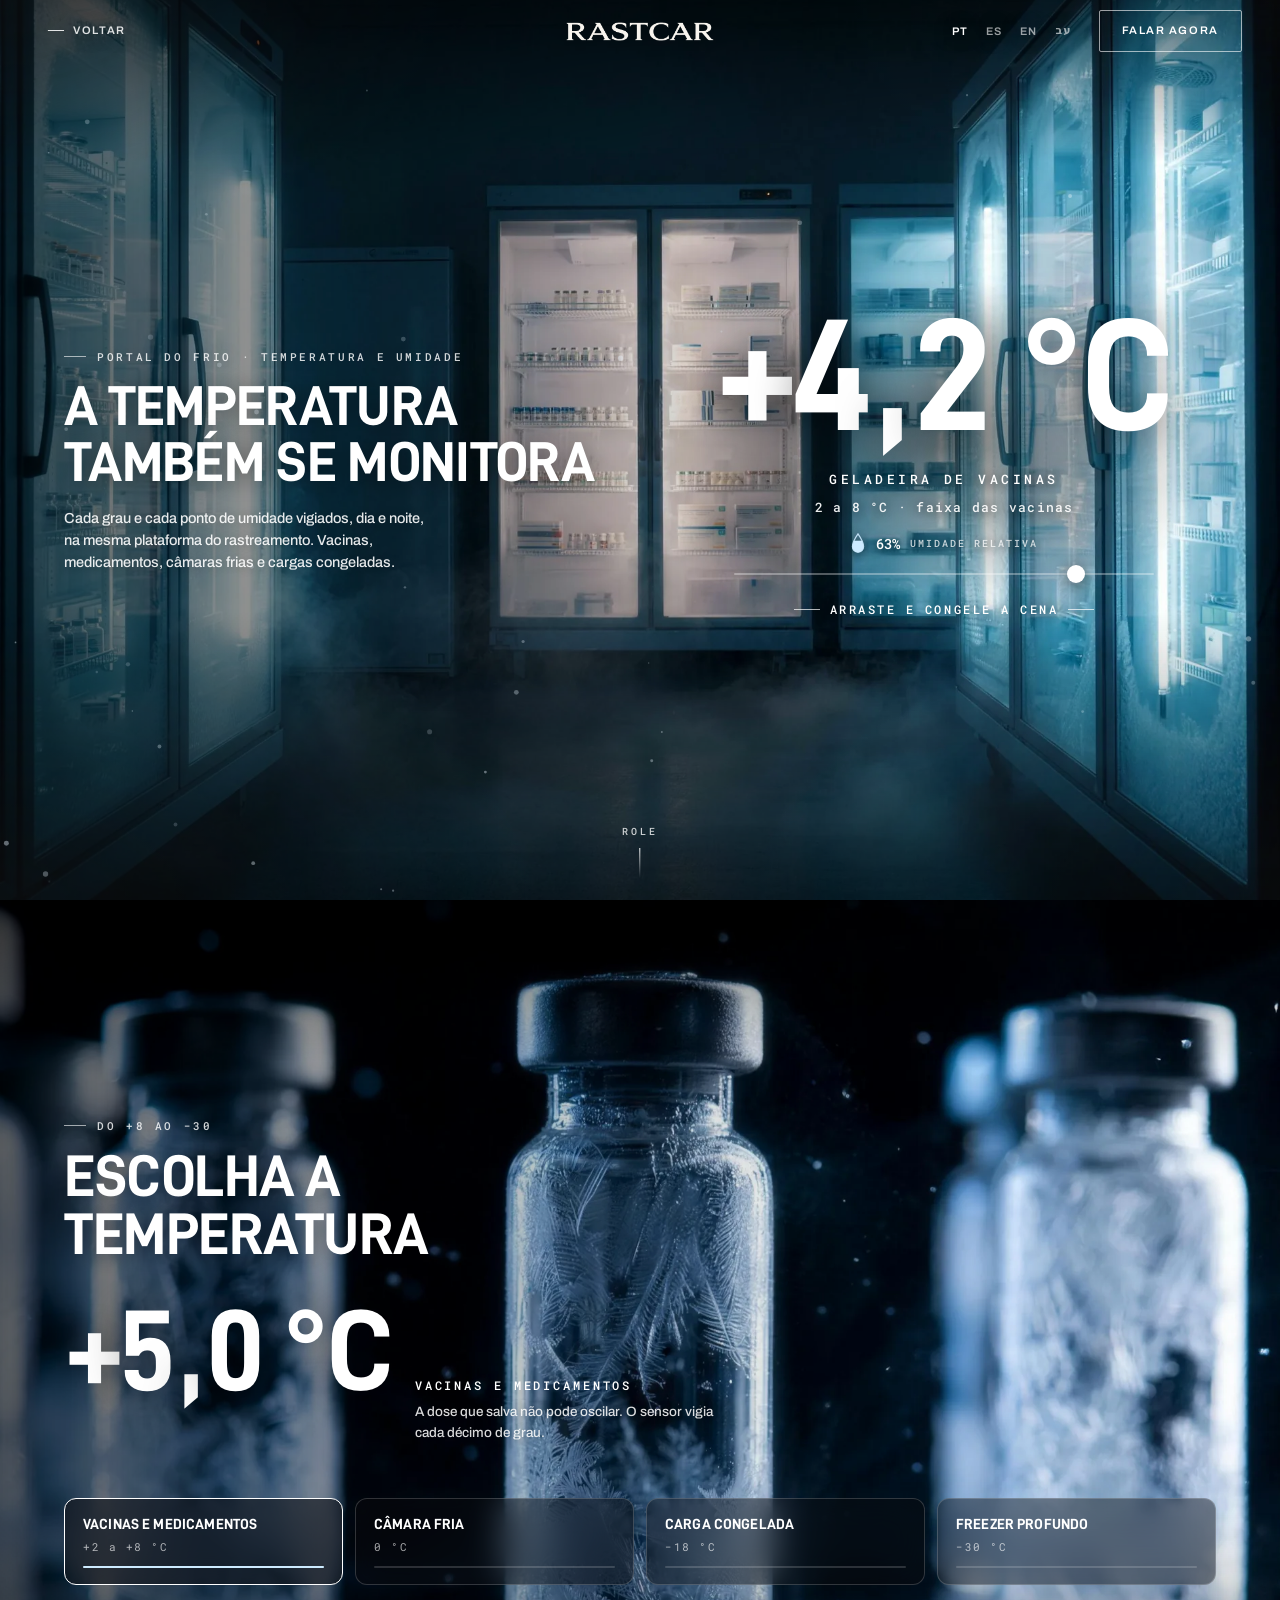
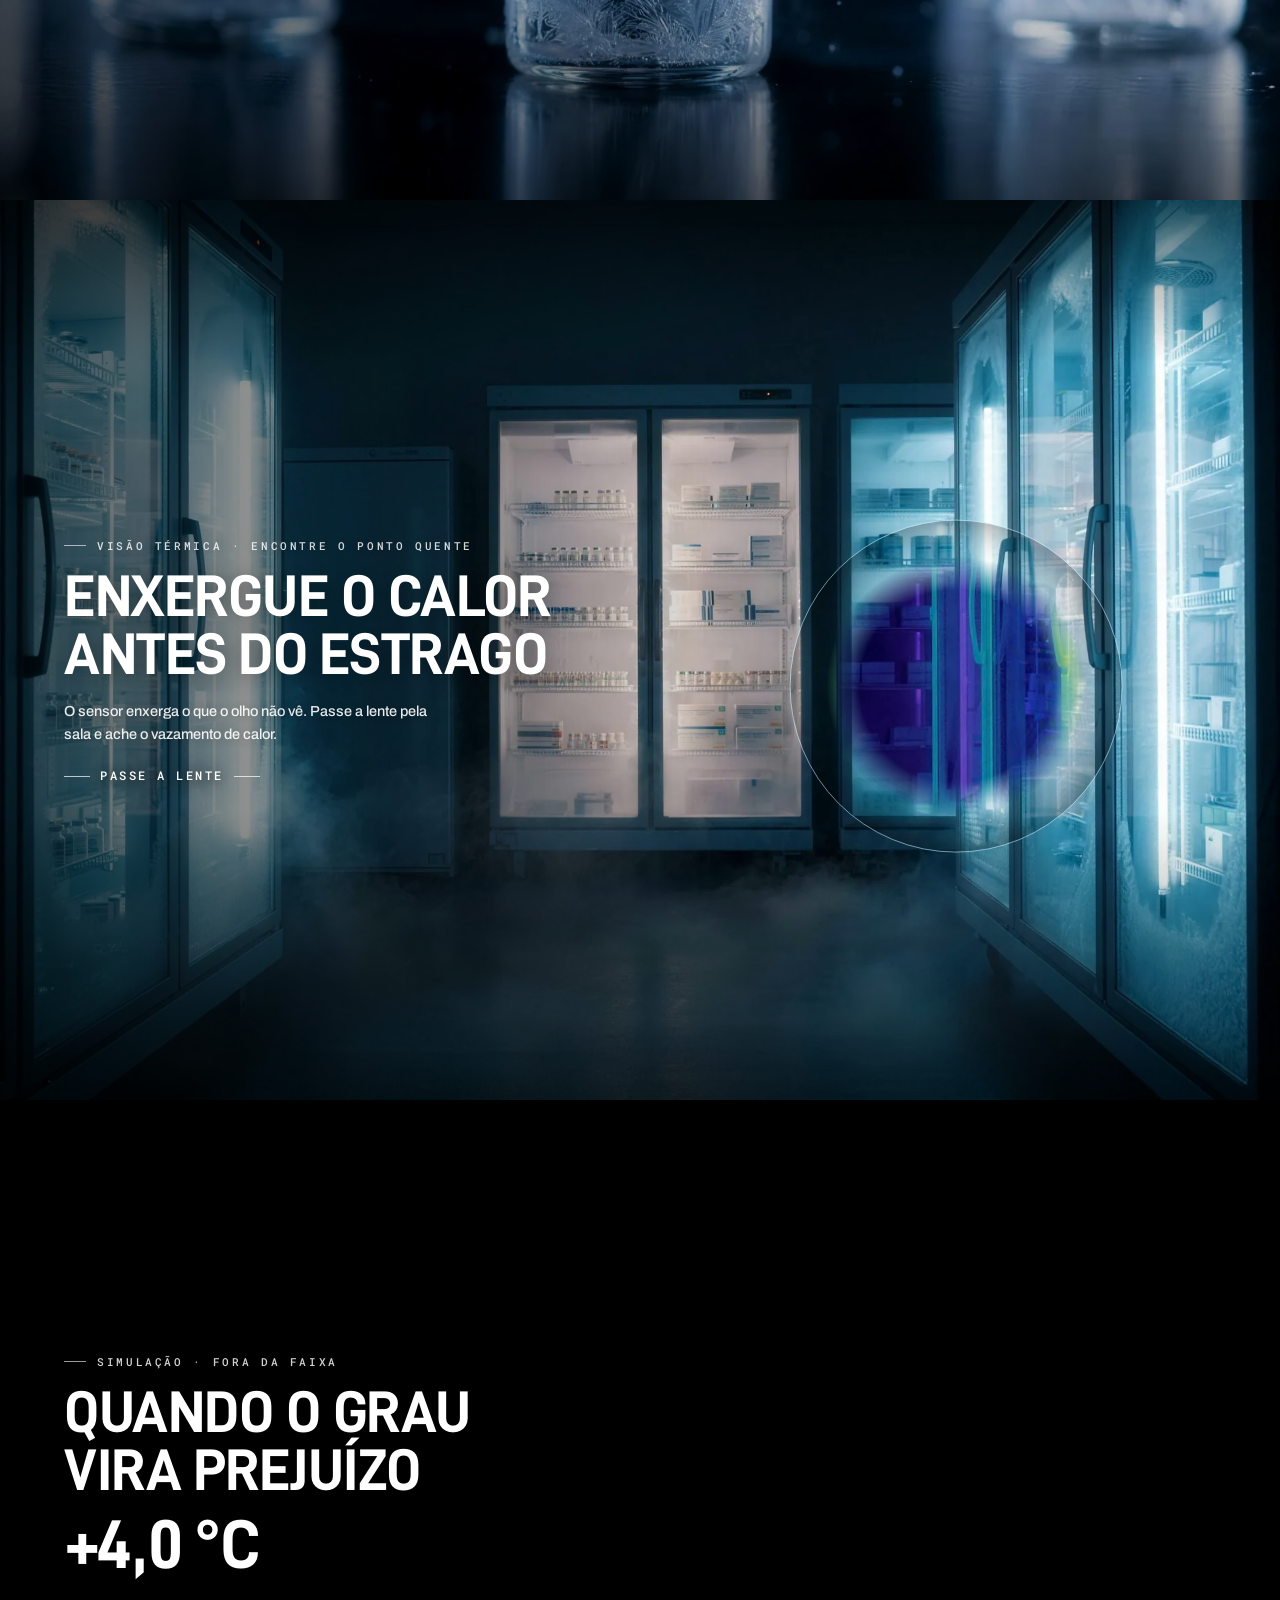
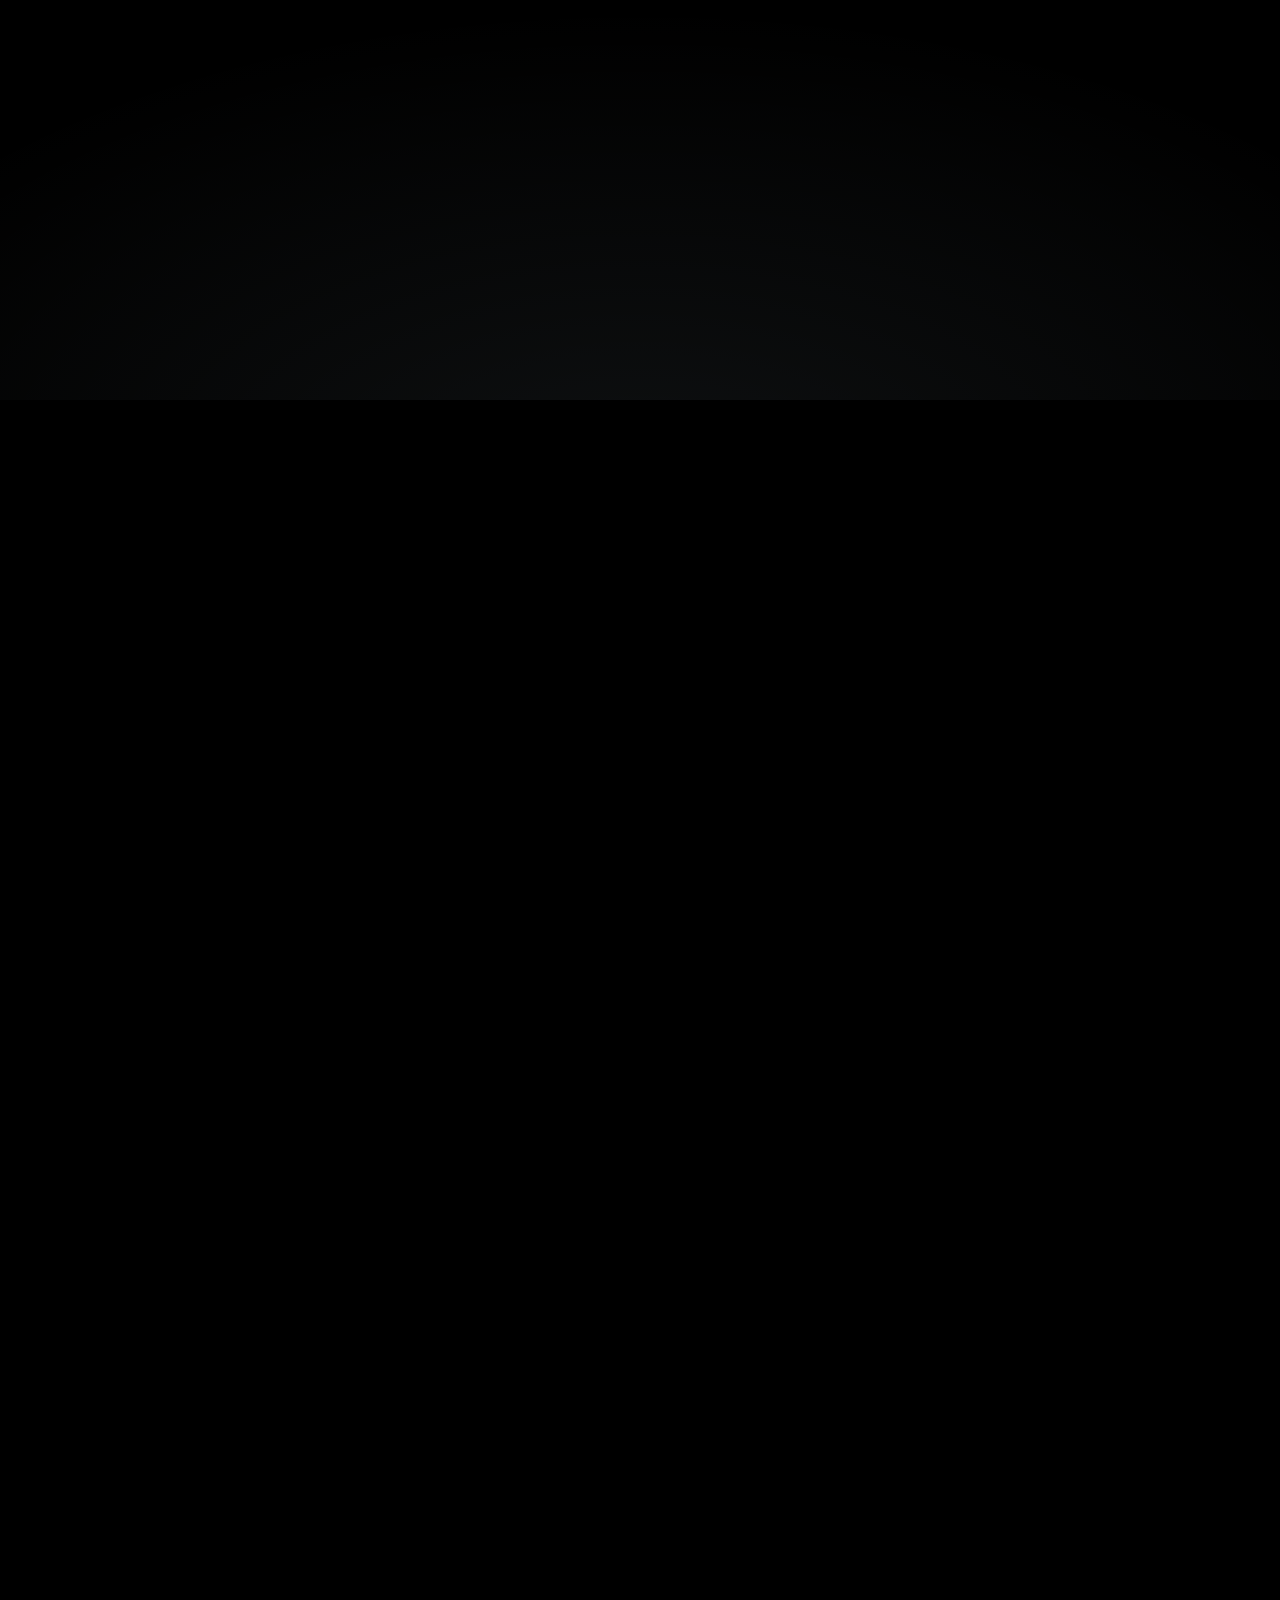
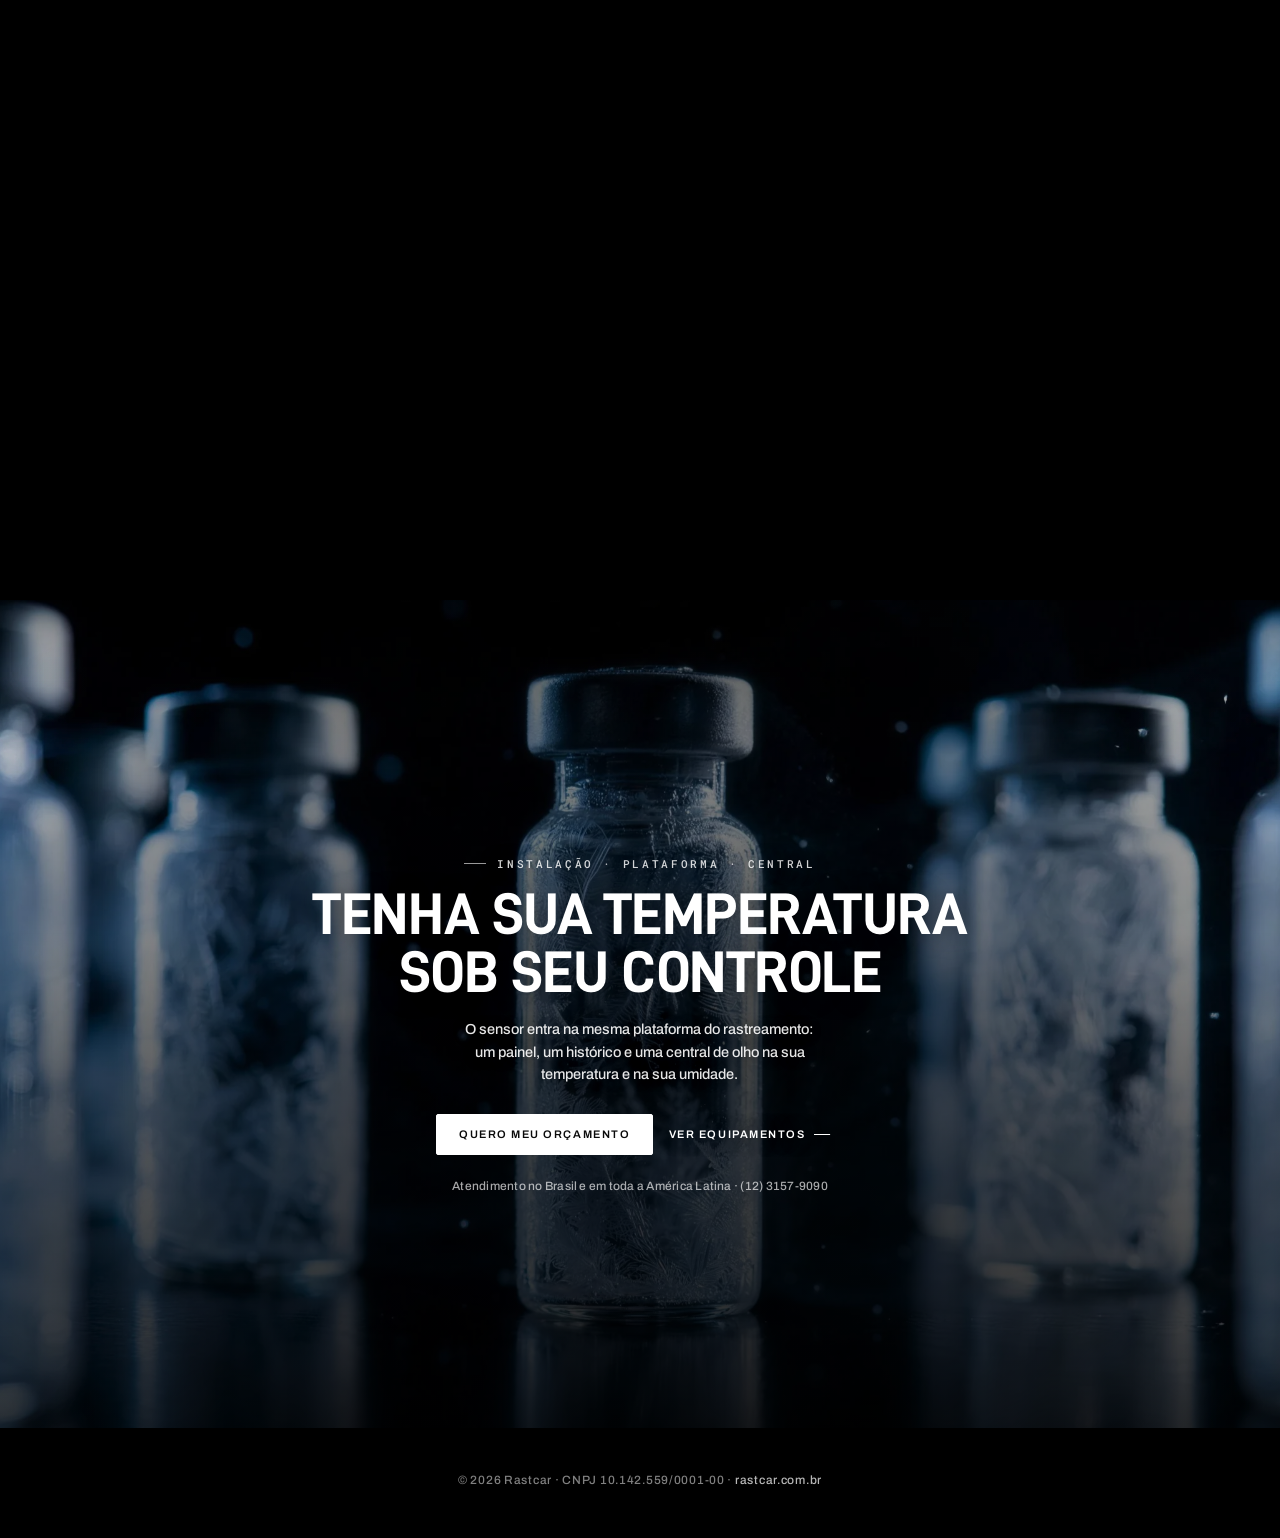
<file: frio.html>
<!DOCTYPE html>
<html lang="pt-BR">
<head>
<meta charset="UTF-8">
<meta name="viewport" content="width=device-width, initial-scale=1.0">
<title>RASTCAR · Sensor de temperatura</title>
<meta name="description" content="Portal do frio Rastcar: sensor de temperatura para vacinas, medicamentos, câmaras frias e cargas congeladas, com alerta na central 24h.">
<meta property="og:type" content="website">
<meta property="og:title" content="Rastcar · Sensor de temperatura">
<meta property="og:description" content="Portal do frio Rastcar: sensor de temperatura para vacinas, medicamentos, câmaras frias e cargas congeladas, com alerta na central 24h.">
<meta property="og:image" content="https://www.rastcar.com.br/assets/og-rastcar.jpg">
<meta property="og:image:width" content="1200">
<meta property="og:image:height" content="1200">
<meta property="og:url" content="https://www.rastcar.com.br/frio.html">
<meta property="og:locale" content="pt_BR">
<meta name="twitter:card" content="summary_large_image">
<meta name="twitter:title" content="Rastcar · Sensor de temperatura">
<meta name="twitter:description" content="Portal do frio Rastcar: sensor de temperatura para vacinas, medicamentos, câmaras frias e cargas congeladas, com alerta na central 24h.">
<meta name="twitter:image" content="https://www.rastcar.com.br/assets/og-rastcar.jpg">
<meta name="theme-color" content="#0A0A0A">
<meta name="robots" content="index, follow">
<link rel="canonical" href="https://www.rastcar.com.br/frio.html">
<link rel="icon" type="image/png" sizes="32x32" href="assets/favicon-32.png">
<link rel="icon" type="image/png" sizes="256x256" href="assets/favicon.png">
<link rel="apple-touch-icon" sizes="180x180" href="assets/favicon-180.png">
<link rel="stylesheet" href="assets/fonts/fonts.css">
<style>
  :root{
    --ink:#0A0A0A;
    --line:rgba(255,255,255,.16);
    --soft:rgba(255,255,255,.62);
    --head:'Archivo',system-ui,sans-serif;
    --title:'D-DIN','D-DIN Exp',system-ui,sans-serif;
    --mono:'Roboto Mono',ui-monospace,'SF Mono',Menlo,monospace;
    --maxw:1340px;
    --hdr-h:62px;
    --ice:#CDEBFF;
    --alertc:#FF2D4B;
    --tsh:0 1px 18px rgba(0,0,0,.55);
  }
  *{margin:0;padding:0;box-sizing:border-box}
  html{scroll-behavior:smooth}
  body{background:#000;color:#fff;font-family:var(--head);font-size:16px;font-weight:500;line-height:1.55;overflow-x:hidden;text-rendering:optimizeLegibility}
  a{color:inherit;text-decoration:none}
  img{max-width:100%}
  ::selection{background:rgba(205,235,255,.3);color:#fff}

  /* ============ header minimalista ============ */
  header#hdr{position:absolute;top:0;left:0;width:100%;z-index:200;height:var(--hdr-h);
    display:grid;grid-template-columns:1fr auto 1fr;align-items:center;padding:0 clamp(16px,3vw,40px)}
  .backlink{grid-column:1;justify-self:start;font-family:var(--head);font-weight:600;font-size:11px;letter-spacing:.14em;
    text-transform:uppercase;color:rgba(255,255,255,.86);text-shadow:var(--tsh);display:inline-flex;align-items:center;gap:9px}
  .backlink::before{content:"";width:26px;height:1px;background:currentColor;transform:scaleX(.62);transform-origin:right center;transition:transform .25s}
  .backlink:hover::before{transform:scaleX(1)}
  .brand{grid-column:2;justify-self:center}
  .brand .wm{height:19px;display:block;filter:drop-shadow(0 1px 10px rgba(0,0,0,.5))}
  .nav-right{grid-column:3;justify-self:end;display:flex;align-items:center;gap:clamp(12px,1.6vw,20px)}
  .lang{display:flex;gap:4px}
  .lang button{background:none;border:0;cursor:pointer;color:rgba(255,255,255,.6);font-family:var(--head);
    font-size:11px;font-weight:600;letter-spacing:.1em;text-transform:uppercase;padding:6px 7px;transition:color .2s;text-shadow:var(--tsh)}
  .lang button.active,.lang button:hover{color:#fff}
  .btn{font-family:var(--head);font-weight:600;font-size:11px;letter-spacing:.14em;text-transform:uppercase;
    border:1px solid rgba(255,255,255,.6);color:#fff;padding:11px 22px;border-radius:2px;transition:all .25s;
    white-space:nowrap;background:transparent;cursor:pointer;display:inline-block}
  .btn:hover{background:#fff;color:var(--ink);border-color:#fff}
  .btn.solid{background:#fff;color:var(--ink);border-color:#fff}
  .btn.solid:hover{background:rgba(255,255,255,.86)}
  .arrowlink{font-family:var(--head);font-weight:600;font-size:11px;letter-spacing:.14em;text-transform:uppercase;
    color:#fff;text-shadow:var(--tsh);display:inline-flex;align-items:center;gap:9px;padding:11px 4px;white-space:nowrap}
  .arrowlink::after{content:"";width:26px;height:1px;background:currentColor;transform:scaleX(.62);transform-origin:left center;transition:transform .25s}
  .arrowlink:hover::after{transform:scaleX(1)}
  [dir="rtl"] .arrowlink{flex-direction:row-reverse}
  [dir="rtl"] .arrowlink::after{transform-origin:right center}
  [dir="rtl"] .backlink{flex-direction:row-reverse}

  /* ============ tipografia de cena ============ */
  .eyebrow{font-family:var(--mono);font-weight:500;font-size:11px;letter-spacing:.24em;text-transform:uppercase;
    color:rgba(255,255,255,.82);text-shadow:var(--tsh);margin-bottom:14px;display:flex;align-items:center;gap:11px}
  .eyebrow::before{content:"";width:22px;height:1px;background:rgba(255,255,255,.6)}
  h1,h2{font-family:var(--title);font-weight:700;text-transform:uppercase;line-height:.99;text-wrap:balance;text-shadow:0 2px 24px rgba(0,0,0,.42)}
  h1{font-size:clamp(34px,6.2vw,88px);letter-spacing:-.012em}
  h2{font-size:clamp(28px,4.6vw,64px);letter-spacing:-.008em}
  .lede{font-size:clamp(14.5px,1.05vw,16.5px);line-height:1.55;color:rgba(255,255,255,.9);
    text-shadow:0 1px 14px rgba(0,0,0,.4);max-width:46ch;margin-top:16px;text-wrap:pretty}
  .reveal{opacity:0;transform:translateY(24px);transition:opacity .85s cubic-bezier(.2,.7,.2,1),transform .85s cubic-bezier(.2,.7,.2,1)}
  .reveal.in{opacity:1;transform:none}
  .reveal.d1{transition-delay:.07s}.reveal.d2{transition-delay:.14s}.reveal.d3{transition-delay:.21s}
  [dir="rtl"] .eyebrow{flex-direction:row-reverse}

  /* ============ S1 · HERO — arraste e congele ============ */
  #hero h1{font-size:clamp(32px,4.4vw,62px)}
  .scene{position:relative;min-height:100svh;display:flex;align-items:center;overflow:hidden;padding:calc(var(--hdr-h) + 30px) clamp(20px,5vw,72px) 70px}
  .scene .bg{position:absolute;inset:-4%;z-index:0;background-size:cover;background-position:center;
    transition:opacity 1s ease}
  #hero .bg{animation:kenburns 26s ease-in-out infinite alternate}
  @keyframes kenburns{from{transform:scale(1) translateY(0)}to{transform:scale(1.09) translateY(-1.6%)}}
  .scene .veil{position:absolute;inset:0;z-index:1;background:
    linear-gradient(90deg,rgba(0,0,0,.62)0%,rgba(0,0,0,.2)44%,transparent 72%),
    linear-gradient(0deg,rgba(0,0,0,.55)0%,transparent 32%),
    linear-gradient(180deg,rgba(0,0,0,.5)0%,transparent 18%)}
  canvas.fx{position:absolute;inset:0;width:100%;height:100%;z-index:2;pointer-events:none}
  .frost{position:absolute;inset:0;z-index:2;pointer-events:none;opacity:var(--frost,.2);transition:opacity .4s;background:
    radial-gradient(60% 46% at 0% 0%,rgba(205,235,255,.22),transparent 62%),
    radial-gradient(60% 46% at 100% 0%,rgba(205,235,255,.17),transparent 62%),
    radial-gradient(70% 52% at 0% 100%,rgba(205,235,255,.24),transparent 64%),
    radial-gradient(70% 52% at 100% 100%,rgba(205,235,255,.2),transparent 64%)}
  .hot{position:absolute;inset:0;z-index:2;pointer-events:none;opacity:0;transition:opacity .45s;
    background:radial-gradient(110% 90% at 50% 55%,rgba(224,30,55,.3),transparent 66%)}
  .alert .hot{opacity:1}
  .inner{position:relative;z-index:3;width:100%;max-width:var(--maxw);margin:0 auto;
    display:grid;grid-template-columns:minmax(0,1fr) minmax(0,1fr);gap:clamp(30px,5vw,80px);align-items:center}
  [dir="rtl"] .inner{text-align:right}
  .stage{position:relative;text-align:center;user-select:none;-webkit-user-select:none;touch-action:pan-y;cursor:ew-resize;outline:none}
  .stage::before{content:"";position:absolute;inset:-10% -8%;z-index:-1;pointer-events:none;background:radial-gradient(62% 62% at 50% 46%,rgba(0,0,0,.5),transparent 72%)}
  .stage:focus-visible{outline:1px solid rgba(255,255,255,.5);outline-offset:12px;border-radius:8px}
  /* numero em celulas fixas: cada digito troca no lugar, sem pular largura (D-DIN nao tem tnum) · direction ltr: em hebraico o RTL invertia a ordem das celulas */
  .big,.m-temp,.a-temp{direction:ltr}
  .big i,.m-temp i,.a-temp i{font-style:normal;display:inline-block;width:1ch;text-align:center}
  .big i.s,.m-temp i.s,.a-temp i.s{width:.9ch}
  .big i.v,.m-temp i.v,.a-temp i.v{width:.48ch}
  .big i.u,.m-temp i.u,.a-temp i.u{width:auto;margin-left:.34ch}
  .big{font-family:var(--title);font-weight:700;line-height:.92;letter-spacing:-.02em;
    font-size:clamp(84px,12.5vw,196px);font-variant-numeric:tabular-nums;text-shadow:0 2px 44px rgba(0,0,0,.55);transition:color .35s}
  .alert .big{color:var(--alertc)}
  .zone{font-family:var(--mono);font-size:clamp(12px,1.05vw,14px);letter-spacing:.26em;text-transform:uppercase;color:#fff;text-shadow:0 1px 12px rgba(0,0,0,.9);margin-top:18px;transition:color .3s}
  .alert .zone{color:var(--alertc)}
  .range{font-family:var(--mono);font-size:12.5px;letter-spacing:.1em;color:rgba(255,255,255,.92);text-shadow:0 1px 12px rgba(0,0,0,.9);margin-top:8px}
  .hum{display:flex;align-items:center;justify-content:center;gap:10px;margin-top:16px;font-family:var(--mono)}
  .hum .drop{width:16px;height:21px;flex:0 0 auto;filter:drop-shadow(0 1px 6px rgba(0,0,0,.6))}
  .hum-v{font-size:14px;font-weight:500;color:#fff;font-variant-numeric:tabular-nums;text-shadow:0 1px 10px rgba(0,0,0,.8)}
  .hum-l{font-size:10px;letter-spacing:.2em;text-transform:uppercase;color:rgba(255,255,255,.75);text-shadow:0 1px 10px rgba(0,0,0,.8)}
    .track{position:relative;height:2px;background:rgba(255,255,255,.32);margin:18px auto 0;max-width:420px;border-radius:2px}
  .track i{position:absolute;top:50%;width:18px;height:18px;border-radius:50%;background:#fff;
    transform:translate(-50%,-50%);box-shadow:0 2px 16px rgba(0,0,0,.6);transition:background .3s}
  .alert .track i{background:var(--alertc)}
  .hint{display:inline-flex;align-items:center;gap:10px;font-family:var(--mono);font-size:11.5px;letter-spacing:.22em;
    text-transform:uppercase;color:#fff;text-shadow:0 1px 14px rgba(0,0,0,.9),0 0 26px rgba(0,0,0,.7);margin-top:26px}
  .hint::before,.hint::after{content:"";width:26px;height:1px;background:rgba(255,255,255,.7)}
  #hero.alert .stage{animation:shake .5s cubic-bezier(.36,.07,.19,.97)}
  @keyframes shake{10%,90%{transform:translateX(-1px)}20%,80%{transform:translateX(2px)}30%,50%,70%{transform:translateX(-3px)}40%,60%{transform:translateX(3px)}}
  .cue{position:absolute;left:50%;bottom:22px;transform:translateX(-50%);z-index:3;
    font-family:var(--mono);font-size:9.5px;letter-spacing:.3em;text-transform:uppercase;color:rgba(255,255,255,.78);
    display:flex;flex-direction:column;align-items:center;gap:8px}
  .cue .ln{width:1px;height:30px;background:linear-gradient(#fff,transparent);animation:cue 2.4s ease-in-out infinite}
  @keyframes cue{0%,100%{opacity:.3;transform:scaleY(.6)}50%{opacity:1;transform:scaleY(1)}}

  /* ============ S2 · MUNDOS — escolha o seu frio ============ */
  #mundos{padding-bottom:90px}
  #mundos .bg{opacity:0}
  #mundos .bg.on{opacity:1}
  .mundos-wrap{position:relative;z-index:3;width:100%;max-width:var(--maxw);margin:0 auto}
  .m-head{max-width:60ch}
  .m-display{display:flex;align-items:baseline;gap:22px;flex-wrap:wrap;margin-top:34px}
  .m-temp{font-family:var(--title);font-weight:700;font-size:clamp(64px,9vw,140px);line-height:.92;letter-spacing:-.02em;
    font-variant-numeric:tabular-nums;text-shadow:0 2px 44px rgba(0,0,0,.6)}
  .m-meta{padding-bottom:10px}
  .m-zone{font-family:var(--mono);font-size:12px;letter-spacing:.24em;text-transform:uppercase;color:#fff}
  .m-line{font-size:clamp(13.5px,1vw,15.5px);color:rgba(255,255,255,.85);max-width:40ch;margin-top:8px;text-shadow:0 1px 14px rgba(0,0,0,.5)}
  .worlds{display:grid;grid-template-columns:repeat(4,minmax(0,1fr));gap:12px;margin-top:44px;perspective:800px}
  .world{position:relative;text-align:left;background:rgba(10,11,13,.42);-webkit-backdrop-filter:blur(18px);backdrop-filter:blur(18px);
    border:1px solid rgba(255,255,255,.18);border-radius:12px;padding:18px 18px 16px;cursor:pointer;color:#fff;
    font-family:inherit;transition:border-color .25s,background .25s,transform .3s cubic-bezier(.2,.7,.2,1);will-change:transform}
  .world:hover{border-color:rgba(255,255,255,.5)}
  .world.on{border-color:#fff;background:rgba(16,18,22,.6)}
  .world .wt{display:block;font-family:var(--title);text-transform:uppercase;font-weight:700;font-size:clamp(14px,1.15vw,17px);letter-spacing:.01em}
  .world .wr{display:block;font-family:var(--mono);font-size:11px;letter-spacing:.14em;color:rgba(255,255,255,.66);margin-top:7px}
  .world .wbar{display:block;height:2px;background:rgba(255,255,255,.16);margin-top:12px;border-radius:2px;overflow:hidden}
  .world .wbar i{display:block;height:100%;width:100%;background:var(--ice);
    transform:scaleX(0);transform-origin:left center;transition:transform .8s cubic-bezier(.2,.7,.2,1)}
  .world.on .wbar i{transform:scaleX(1)}
  [dir="rtl"] .world .wbar i{transform-origin:right center}
  [dir="rtl"] .world{text-align:right}

  /* ============ S3 · ALERTA — scrollytelling ============ */
  #alerta{position:relative;height:300svh}
  #alerta .stick{position:sticky;top:0;height:100svh;overflow:hidden;display:flex;align-items:center;
    padding:calc(var(--hdr-h) + 20px) clamp(20px,5vw,72px) 60px}
  #alerta .bgblack{position:absolute;inset:0;background:
    radial-gradient(120% 90% at 50% 110%,rgba(205,235,255,.07),transparent 60%),#000}
  #alerta .hot{z-index:1}
  #alerta .a-inner{position:relative;z-index:3;width:100%;max-width:var(--maxw);margin:0 auto;
    display:grid;grid-template-columns:minmax(0,.92fr) minmax(0,1.08fr);gap:clamp(30px,5vw,80px);align-items:center}
  #alerta canvas{width:100%;height:min(46vh,420px);display:block}
  .a-read{display:flex;align-items:baseline;gap:16px;margin-top:10px}
  .a-temp{font-family:var(--title);font-weight:700;font-size:clamp(46px,5.4vw,84px);line-height:1;letter-spacing:-.02em;
    font-variant-numeric:tabular-nums;transition:color .3s}
  .alert3 .a-temp{color:var(--alertc)}
  .a-stamp{display:inline-block;font-family:var(--mono);font-size:12px;letter-spacing:.3em;text-transform:uppercase;
    color:var(--alertc);border:1px solid rgba(255,45,75,.7);border-radius:3px;padding:7px 13px;margin-left:6px;
    opacity:0;transform:scale(1.4);transition:opacity .3s,transform .3s cubic-bezier(.2,.7,.2,1)}
  .alert3 .a-stamp{opacity:1;transform:none}
  .steps{margin-top:30px;display:flex;flex-direction:column;gap:13px}
  .step{display:flex;align-items:baseline;gap:14px;font-size:clamp(14px,1.05vw,16px);color:rgba(255,255,255,.88);
    opacity:0;transform:translateY(14px);transition:opacity .5s,transform .5s cubic-bezier(.2,.7,.2,1)}
  .step.on{opacity:1;transform:none}
  .step .tt{font-family:var(--mono);font-size:12px;letter-spacing:.08em;color:rgba(255,255,255,.55);white-space:nowrap;font-variant-numeric:tabular-nums}
  .step.al .tt,.step.al{color:var(--alertc)}
  .a-close{font-family:var(--title);text-transform:uppercase;font-weight:700;font-size:clamp(19px,1.9vw,28px);
    margin-top:30px;opacity:0;transform:translateY(14px);transition:opacity .5s .1s,transform .5s .1s}
  .a-close.on{opacity:1;transform:none}

  /* ============ S-TERMAL · lente de visao termica ============ */
  #termal{touch-action:pan-y} /* dedo na horizontal varre a lente; vertical segue rolando a pagina */
  #termal .lens{position:absolute;inset:0;z-index:2;background-size:cover;background-position:center;pointer-events:none;
    -webkit-mask-image:radial-gradient(circle var(--lr,190px) at var(--lx,-999px) var(--ly,-999px),#000 0 58%,transparent 78%);
    mask-image:radial-gradient(circle var(--lr,190px) at var(--lx,-999px) var(--ly,-999px),#000 0 58%,transparent 78%)}
  #termal .lensring{position:absolute;z-index:3;width:calc(var(--lr,190px)*2);height:calc(var(--lr,190px)*2);
    border:1px solid rgba(205,235,255,.55);border-radius:50%;transform:translate(-50%,-50%);
    left:var(--lx,-999px);top:var(--ly,-999px);pointer-events:none;
    box-shadow:0 0 40px rgba(0,0,0,.45) inset}
  #termal .hotring{position:absolute;z-index:3;width:30px;height:30px;border:2px solid var(--alertc);border-radius:50%;
    transform:translate(-50%,-50%);opacity:0;pointer-events:none}
  #termal.found .hotring{opacity:1;animation:hotpulse 1.6s ease-out infinite}
  @keyframes hotpulse{0%{box-shadow:0 0 0 0 rgba(255,45,75,.6)}100%{box-shadow:0 0 0 26px rgba(255,45,75,0)}}
  #termal .hotchip{position:absolute;z-index:4;font-family:var(--mono);font-size:11.5px;letter-spacing:.06em;
    color:#fff;background:rgba(10,11,13,.72);-webkit-backdrop-filter:blur(14px);backdrop-filter:blur(14px);
    border:1px solid rgba(255,45,75,.65);border-radius:8px;padding:9px 13px;white-space:nowrap;
    opacity:0;transform:translateY(8px);transition:opacity .4s,transform .4s;pointer-events:none}
  #termal .hotchip b{color:var(--alertc);font-weight:600}
  #termal.found .hotchip{opacity:1;transform:none}

  /* ============ S4 · CTA ============ */
  #fim{min-height:92svh}
  #fim .veil{background:
    radial-gradient(86% 78% at 50% 54%,rgba(0,0,0,.72),rgba(0,0,0,.4) 62%,transparent 82%),
    linear-gradient(0deg,rgba(0,0,0,.8),transparent 60%),
    linear-gradient(180deg,rgba(0,0,0,.5),transparent 22%)}
  #fim .inner{grid-template-columns:1fr;justify-items:center;text-align:center}
  #fim .lede{margin-left:auto;margin-right:auto}
  .cta-row{display:flex;flex-wrap:wrap;gap:12px;margin-top:28px;justify-content:center}
  .fineprint{font-size:12px;color:rgba(255,255,255,.66);margin-top:22px;letter-spacing:.02em}
  .magnet{will-change:transform;transition:transform .18s ease-out}

  footer{padding:40px 20px 46px;text-align:center;font-size:12px;letter-spacing:.06em;color:rgba(255,255,255,.5);line-height:2}
  footer a{color:rgba(255,255,255,.72)}footer a:hover{color:#fff}

  /* ============ responsive ============ */
  @media(max-width:960px){
    .inner,#alerta .a-inner{grid-template-columns:1fr;gap:38px}
    #alerta .a-inner{gap:16px}
    #alerta canvas{height:30vh}
    #alerta{height:260svh}
    .worlds{grid-template-columns:repeat(2,minmax(0,1fr))}
    .stage{cursor:grab}
    #alerta canvas{height:34vh}
  }
  @media(max-width:640px){
    #hdr .btn{display:none}
    .lang button{padding:6px 5px}
  }
  @media(max-width:520px){
    h1{font-size:34px}h2{font-size:27px}
    .worlds{gap:9px}
    .m-display{gap:14px}
    /* a etiqueta do ponto quente e mais larga que a tela: quebra em linhas ancorada a direita.
       !important porque o JS posiciona por left/transform inline (ancora de desktop) */
    #termal .hotchip{white-space:normal;max-width:min(74vw,300px);text-align:right;
      left:auto!important;right:12px;transform:translateY(-100%)!important}
  }
  /* backgrounds (2560 em todas as larguras) */
  #hero .bg{background-image:image-set(url('assets/cine/frio-sala-2560.webp') type('image/webp'))}
  #mundos .bg.b1{background-image:image-set(url('assets/cine/frio-vials-2560.webp') type('image/webp'))}
  #mundos .bg.b2{background-image:image-set(url('assets/cine/frio-sala-2560.webp') type('image/webp'))}
  #mundos .bg.b3{background-image:image-set(url('assets/cine/frio-truck-2560.webp') type('image/webp'))}
  #mundos .bg.b4{background-image:image-set(url('assets/cine/frio-freezer-2560.webp') type('image/webp'))}
  #termal .bg{background-image:image-set(url('assets/cine/frio-sala-2560.webp') type('image/webp'))}
  #termal .lens{background-image:image-set(url('assets/cine/frio-termal-2560.webp') type('image/webp'))}
  #fim .bg{background-image:image-set(url('assets/cine/frio-vials-2560.webp') type('image/webp'))}
  @media(max-width:900px){
    /* qualidade maxima liberada (Joao, 27/07): mobile usa os mesmos 2560; so o enquadramento muda */
    #termal .bg,#termal .lens{background-position:86% center}
  }
  @media(prefers-reduced-motion:reduce){
    html{scroll-behavior:auto}
    .reveal{opacity:1;transform:none;transition:none}
    #hero .bg{animation:none}
    canvas.fx{display:none}
    .cue .ln{animation:none}
    #hero.alert .stage{animation:none}
    .step,.a-close{opacity:1;transform:none}
  }
  @supports not ((backdrop-filter:blur(1px)) or (-webkit-backdrop-filter:blur(1px))){.world{background:rgba(10,11,13,.9)}}
</style>
</head>
<body>

<header id="hdr">
  <a class="backlink" href="index.html" data-i18n="fp.back">Voltar</a>
  <a class="brand" href="index.html" aria-label="Rastcar"><img class="wm" src="assets/wordmark-white.png" alt="RASTCAR"></a>
  <div class="nav-right">
    <div class="lang">
      <button type="button" data-lang="pt">PT</button>
      <button type="button" data-lang="es">ES</button>
      <button type="button" data-lang="en">EN</button>
      <button type="button" data-lang="he" lang="he">עב</button>
    </div>
    <a class="btn" data-cta-wa href="https://wa.me/551231579090?text=Quero%20saber%20do%20sensor%20de%20temperatura" target="_blank" rel="noopener" data-i18n="fp.talk">Falar agora</a>
  </div>
</header>

<!-- 01 · HERO — arraste e congele a cena -->
<section class="scene" id="hero" style="--frost:.2">
  <div class="bg"></div>
  <div class="veil"></div>
  <canvas class="fx" id="fx1" aria-hidden="true"></canvas>
  <div class="frost" aria-hidden="true"></div>
  <div class="hot" aria-hidden="true"></div>
  <div class="inner">
    <div>
      <div class="eyebrow reveal" data-i18n="fp.s1e">Portal do frio · temperatura e umidade</div>
      <h1 class="reveal d1" data-i18n="fp.s1h">A temperatura<br>também se monitora</h1>
      <p class="lede reveal d2" data-i18n="fp.s1l">Cada grau e cada ponto de umidade vigiados, dia e noite, na mesma plataforma do rastreamento. Vacinas, medicamentos, câmaras frias e cargas congeladas.</p>
    </div>
    <div class="stage reveal d2" id="stage1">
      <div class="big" id="t1">+4,2&thinsp;&deg;C</div>
      <div class="zone" id="z1">Geladeira de vacinas</div>
      <div class="range" id="r1">2 a 8 &deg;C · faixa das vacinas</div>
      <div class="hum" id="humBox" dir="ltr">
        <svg class="drop" viewBox="0 0 20 26" aria-hidden="true">
          <defs><clipPath id="dropc"><path d="M10 1C10 1 3 11 3 17a7 7 0 0 0 14 0C17 11 10 1 10 1Z"/></clipPath></defs>
          <g clip-path="url(#dropc)"><rect id="dropFill" x="0" y="12" width="20" height="26" fill="#CDEBFF"/></g>
          <path d="M10 1C10 1 3 11 3 17a7 7 0 0 0 14 0C17 11 10 1 10 1Z" fill="none" stroke="rgba(205,235,255,.9)" stroke-width="1.5"/>
        </svg>
        <span class="hum-v" id="humV">58%</span>
        <span class="hum-l" data-i18n="fp.hum">umidade relativa</span>
      </div>
      <div class="track" aria-hidden="true"><i id="k1" style="left:76%"></i></div>
      <div class="hint" data-i18n="fp.s1hint">Arraste e congele a cena</div>
    </div>
  </div>
  <div class="cue"><span data-i18n="fp.cue">Role</span><span class="ln"></span></div>
</section>

<!-- 02 · MUNDOS — escolha o seu frio -->
<section class="scene" id="mundos">
  <div class="bg b1 on"></div>
  <div class="bg b2"></div>
  <div class="bg b3"></div>
  <div class="bg b4"></div>
  <div class="veil"></div>
  <div class="mundos-wrap">
    <div class="m-head">
      <div class="eyebrow reveal" data-i18n="fp.s2e">Do +8 ao −30</div>
      <h2 class="reveal d1" data-i18n="fp.s2h">Escolha a temperatura</h2>
    </div>
    <div class="m-display reveal d2">
      <div class="m-temp" id="t2">+5,0&thinsp;&deg;C</div>
      <div class="m-meta">
        <div class="m-zone" id="z2">Vacinas e medicamentos</div>
        <p class="m-line" id="l2">A dose que salva não pode oscilar. O sensor vigia cada décimo de grau.</p>
      </div>
    </div>
    <div class="worlds reveal d3" id="worlds" role="tablist"></div>
  </div>
</section>

<!-- 02b · TERMAL — lente de visao termica -->
<section class="scene" id="termal">
  <div class="bg"></div>
  <div class="lens" id="lensLayer"></div>
  <div class="lensring" aria-hidden="true"></div>
  <div class="veil"></div>
  <div class="hotring" id="hotRing" aria-hidden="true"></div>
  <div class="hotchip" id="hotChip"><span data-i18n="ft.found">Ponto quente encontrado · vedação da porta</span> <b dir="ltr">+12&thinsp;&deg;C</b></div>
  <div class="inner">
    <div>
      <div class="eyebrow reveal" data-i18n="ft.e">Visão térmica · encontre o ponto quente</div>
      <h2 class="reveal d1" data-i18n="ft.h">Enxergue o calor<br>antes do estrago</h2>
      <p class="lede reveal d2" data-i18n="ft.l">O sensor enxerga o que o olho não vê. Passe a lente pela sala e ache o vazamento de calor.</p>
      <div class="hint reveal d3" data-i18n="ft.hint" style="margin-top:22px">Passe a lente</div>
    </div>
    <div></div>
  </div>
</section>

<!-- 03 · ALERTA — scrollytelling -->
<section id="alerta">
  <div class="stick" id="stick3">
    <div class="bgblack"></div>
    <div class="hot" aria-hidden="true"></div>
    <div class="a-inner">
      <div>
        <div class="eyebrow" data-i18n="fp.s3e">Simulação · fora da faixa</div>
        <h2 data-i18n="fp.s3h">Quando o grau<br>vira prejuízo</h2>
        <div class="a-read">
          <div class="a-temp" id="t3">+4,0&thinsp;&deg;C</div>
          <span class="a-stamp" id="stamp3" data-i18n="fp.s3a">Alerta</span>
        </div>
        <div class="steps">
          <div class="step" id="st1"><span class="tt">00:00</span><span data-i18n="fp.s3t1">o sensor percebe a subida</span></div>
          <div class="step al" id="st2"><span class="tt">00:08</span><span data-i18n="fp.s3t2">o alerta chega à central 24h</span></div>
          <div class="step" id="st3"><span class="tt">00:40</span><span data-i18n="fp.s3t3">você recebe o aviso e age</span></div>
        </div>
        <div class="a-close" id="close3" data-i18n="fp.s3c">A vacina não espera. O alerta também não.</div>
      </div>
      <canvas id="graph3" aria-hidden="true"></canvas>
    </div>
  </div>
</section>

<!-- 04 · CTA -->
<section class="scene" id="fim">
  <div class="bg"></div>
  <div class="veil"></div>
  <div class="inner">
    <div>
      <div class="eyebrow reveal" style="justify-content:center" data-i18n="fp.s4e">Instalação · plataforma · central</div>
      <h2 class="reveal d1" data-i18n="fp.s4h">Tenha sua temperatura<br>sob seu controle</h2>
      <p class="lede reveal d2" data-i18n="fp.s4l">O sensor entra na mesma plataforma do rastreamento: um painel, um histórico e uma central de olho na sua temperatura e na sua umidade.</p>
      <div class="cta-row reveal d3">
        <a class="btn solid magnet" data-cta-wa href="https://wa.me/551231579090?text=Quero%20saber%20do%20sensor%20de%20temperatura" target="_blank" rel="noopener" data-i18n="fp.s4cta">Quero meu orçamento</a>
        <a class="arrowlink" href="equipamentos.html" data-i18n="fp.s4eq">Ver equipamentos</a>
      </div>
      <div class="fineprint reveal d3" data-i18n="fp.s4f">Atendimento no Brasil e em toda a América Latina · (12) 3157-9090</div>
    </div>
  </div>
</section>

<footer>
  © 2026 Rastcar · CNPJ 10.142.559/0001-00 · <a href="index.html" data-i18n="fp.home">rastcar.com.br</a>
</footer>

<script>
  // ---------------- i18n ----------------
  const I18N={
    pt:{"fp.back":"Voltar","fp.talk":"Falar agora","fp.cue":"Role","fp.home":"rastcar.com.br",
      "fp.s1e":"Portal do frio · temperatura e umidade","fp.s1h":"A temperatura<br>também se monitora",
      "fp.s1l":"Cada grau e cada ponto de umidade vigiados, dia e noite, na mesma plataforma do rastreamento. Vacinas, medicamentos, câmaras frias e cargas congeladas.",
      "fp.s1hint":"Arraste e congele a cena","fp.hum":"umidade relativa",
      "fp.z1":"Fora da faixa","fp.r1":"acima de +8 °C · alerta na central","fp.z2":"Geladeira de vacinas","fp.r2":"2 a 8 °C · faixa das vacinas",
      "fp.z3":"Câmara fria","fp.r3":"em torno de 0 °C · resfriados","fp.z4":"Carga congelada","fp.r4":"até −18 °C · congelados",
      "fp.z5":"Freezer profundo","fp.r5":"−18 a −30 °C · ultracongelados",
      "fp.s2e":"Do +8 ao −30","fp.s2h":"Escolha a temperatura",
      "fp.w1t":"Vacinas e medicamentos","fp.w1r":"+2 a +8 °C","fp.w1d":"A dose que salva não pode oscilar. O sensor vigia cada décimo de grau.",
      "fp.w2t":"Câmara fria","fp.w2r":"0 °C","fp.w2d":"Alimentos e insumos resfriados, com o histórico completo de cada hora.",
      "fp.w3t":"Carga congelada","fp.w3r":"−18 °C","fp.w3d":"Do frigorífico ao destino, o baú viaja sob vigilância.",
      "fp.w4t":"Freezer profundo","fp.w4r":"−30 °C","fp.w4d":"Onde o termômetro despenca, o registro continua. Sem pausa.",
      "fp.s3e":"Simulação · fora da faixa","fp.s3h":"Quando o grau<br>vira prejuízo","fp.s3a":"Alerta",
      "fp.s3t1":"o sensor percebe a subida","fp.s3t2":"o alerta chega à central 24h","fp.s3t3":"você recebe o aviso e age",
      "fp.s3c":"A vacina não espera. O alerta também não.",
      "ft.e":"Visão térmica · encontre o ponto quente","ft.h":"Enxergue o calor<br>antes do estrago","ft.l":"O sensor enxerga o que o olho não vê. Passe a lente pela sala e ache o vazamento de calor.","ft.hint":"Passe a lente","ft.found":"Ponto quente encontrado · vedação da porta",
      "fp.s4e":"Instalação · plataforma · central","fp.s4h":"Tenha sua temperatura<br>sob seu controle",
      "fp.s4l":"O sensor entra na mesma plataforma do rastreamento: um painel, um histórico e uma central de olho na sua temperatura e na sua umidade.",
      "fp.s4cta":"Quero meu orçamento","fp.s4eq":"Ver equipamentos","fp.s4f":"Atendimento no Brasil e em toda a América Latina · (12) 3157-9090"},
    es:{"fp.back":"Volver","fp.talk":"Hablar ahora","fp.cue":"Desliza","fp.home":"rastcar.com.br",
      "fp.s1e":"Portal del frío · temperatura y humedad","fp.s1h":"La temperatura<br>también se monitorea",
      "fp.s1l":"Cada grado y cada punto de humedad vigilados, día y noche, en la misma plataforma del rastreo. Vacunas, medicamentos, cámaras frías y cargas congeladas.",
      "fp.s1hint":"Arrastra y congela la escena","fp.hum":"humedad relativa",
      "fp.z1":"Fuera del rango","fp.r1":"sobre +8 °C · alerta en la central","fp.z2":"Heladera de vacunas","fp.r2":"2 a 8 °C · rango de vacunas",
      "fp.z3":"Cámara fría","fp.r3":"en torno a 0 °C · refrigerados","fp.z4":"Carga congelada","fp.r4":"hasta −18 °C · congelados",
      "fp.z5":"Freezer profundo","fp.r5":"−18 a −30 °C · ultracongelados",
      "fp.s2e":"Del +8 al −30","fp.s2h":"Elige la temperatura",
      "fp.w1t":"Vacunas y medicamentos","fp.w1r":"+2 a +8 °C","fp.w1d":"La dosis que salva no puede oscilar. El sensor vigila cada décima de grado.",
      "fp.w2t":"Cámara fría","fp.w2r":"0 °C","fp.w2d":"Alimentos e insumos refrigerados, con el historial completo de cada hora.",
      "fp.w3t":"Carga congelada","fp.w3r":"−18 °C","fp.w3d":"Del frigorífico al destino, la caja viaja bajo vigilancia.",
      "fp.w4t":"Freezer profundo","fp.w4r":"−30 °C","fp.w4d":"Donde el termómetro se desploma, el registro continúa. Sin pausa.",
      "fp.s3e":"Simulación · fuera del rango","fp.s3h":"Cuando el grado<br>se vuelve pérdida","fp.s3a":"Alerta",
      "fp.s3t1":"el sensor percibe la subida","fp.s3t2":"la alerta llega a la central 24h","fp.s3t3":"recibes el aviso y actúas",
      "fp.s3c":"La vacuna no espera. La alerta tampoco.",
      "ft.e":"Visión térmica · encuentra el punto caliente","ft.h":"Ve el calor<br>antes del daño","ft.l":"El sensor ve lo que el ojo no ve. Pasa la lente por la sala y encuentra la fuga de calor.","ft.hint":"Pasa la lente","ft.found":"Punto caliente encontrado · sello de la puerta",
      "fp.s4e":"Instalación · plataforma · central","fp.s4h":"Ten tu temperatura<br>bajo tu control",
      "fp.s4l":"El sensor entra en la misma plataforma del rastreo: un panel, un historial y una central atenta a tu temperatura y tu humedad.",
      "fp.s4cta":"Quiero mi presupuesto","fp.s4eq":"Ver equipos","fp.s4f":"Atención en Brasil y en toda América Latina · (12) 3157-9090"},
    en:{"fp.back":"Back","fp.talk":"Talk now","fp.cue":"Scroll","fp.home":"rastcar.com.br",
      "fp.s1e":"Cold portal · temperature and humidity","fp.s1h":"Temperature gets<br>monitored too",
      "fp.s1l":"Every degree and every point of humidity watched, day and night, on the same tracking platform. Vaccines, medicines, cold rooms and frozen cargo.",
      "fp.s1hint":"Drag to freeze the scene","fp.hum":"relative humidity",
      "fp.z1":"Out of range","fp.r1":"above +8 °C · alert at the center","fp.z2":"Vaccine fridge","fp.r2":"2 to 8 °C · vaccine range",
      "fp.z3":"Cold room","fp.r3":"around 0 °C · chilled","fp.z4":"Frozen cargo","fp.r4":"down to −18 °C · frozen",
      "fp.z5":"Deep freezer","fp.r5":"−18 to −30 °C · deep frozen",
      "fp.s2e":"From +8 to −30","fp.s2h":"Choose the temperature",
      "fp.w1t":"Vaccines & medicines","fp.w1r":"+2 to +8 °C","fp.w1d":"A life saving dose cannot drift. The sensor watches every tenth of a degree.",
      "fp.w2t":"Cold room","fp.w2r":"0 °C","fp.w2d":"Chilled food and supplies, with a full record of every hour.",
      "fp.w3t":"Frozen cargo","fp.w3r":"−18 °C","fp.w3d":"From the plant to the destination, the box travels under watch.",
      "fp.w4t":"Deep freezer","fp.w4r":"−30 °C","fp.w4d":"Where the thermometer plunges, the record keeps going. No pause.",
      "fp.s3e":"Simulation · out of range","fp.s3h":"When a degree<br>becomes a loss","fp.s3a":"Alert",
      "fp.s3t1":"the sensor notices the rise","fp.s3t2":"the alert reaches the 24h center","fp.s3t3":"you get the warning and act",
      "fp.s3c":"The vaccine will not wait. Neither does the alert.",
      "ft.e":"Thermal vision · find the hot spot","ft.h":"See the heat<br>before the damage","ft.l":"The sensor sees what the eye cannot. Sweep the lens across the room and find the heat leak.","ft.hint":"Sweep the lens","ft.found":"Hot spot found · door seal",
      "fp.s4e":"Installation · platform · center","fp.s4h":"Keep your temperature<br>under your control",
      "fp.s4l":"The sensor joins the same tracking platform: one dashboard, one history and a center watching your temperature and your humidity.",
      "fp.s4cta":"Get my quote","fp.s4eq":"See equipment","fp.s4f":"Service across Brazil and Latin America · (12) 3157-9090"},
    he:{"fp.back":"חזרה","fp.talk":"דברו איתנו","fp.cue":"גלול","fp.home":"rastcar.com.br",
      "fp.s1e":"פורטל הקור · טמפרטורה ולחות","fp.s1h":"גם את הטמפרטורה<br>מנטרים",
      "fp.s1l":"כל מעלה וכל נקודת לחות תחת השגחה, יום ולילה, באותה פלטפורמת מעקב. חיסונים, תרופות, חדרי קירור ומטענים קפואים.",
      "fp.s1hint":"גררו והקפיאו את הסצנה","fp.hum":"לחות יחסית",
      "fp.z1":"מחוץ לטווח","fp.r1":"מעל ‎+8 °C · התראה במוקד","fp.z2":"מקרר חיסונים","fp.r2":"‎2 עד 8 °C · טווח החיסונים",
      "fp.z3":"חדר קירור","fp.r3":"סביב ‎0 °C · מקורר","fp.z4":"מטען קפוא","fp.r4":"עד ‎−18 °C · קפוא",
      "fp.z5":"הקפאה עמוקה","fp.r5":"‎−18 עד −30 °C · הקפאה עמוקה",
      "fp.s2e":"מ‎+8 עד ‎−30","fp.s2h":"בחרו את הטמפרטורה",
      "fp.w1t":"חיסונים ותרופות","fp.w1r":"‎+2 עד +8 °C","fp.w1d":"מנה שמצילה חיים לא יכולה לסטות. החיישן משגיח על כל עשירית מעלה.",
      "fp.w2t":"חדר קירור","fp.w2r":"‎0 °C","fp.w2d":"מזון וחומרים מקוררים, עם תיעוד מלא של כל שעה.",
      "fp.w3t":"מטען קפוא","fp.w3r":"‎−18 °C","fp.w3d":"מהמפעל ליעד, התא נוסע תחת השגחה.",
      "fp.w4t":"הקפאה עמוקה","fp.w4r":"‎−30 °C","fp.w4d":"היכן שהמדחום צונח, התיעוד ממשיך. בלי הפסקה.",
      "fp.s3e":"סימולציה · מחוץ לטווח","fp.s3h":"כשמעלה אחת<br>הופכת להפסד","fp.s3a":"התראה",
      "fp.s3t1":"החיישן מזהה את העלייה","fp.s3t2":"ההתראה מגיעה למוקד 24 שעות","fp.s3t3":"אתם מקבלים את האזהרה ופועלים",
      "fp.s3c":"החיסון לא מחכה. גם ההתראה לא.",
      "ft.e":"ראייה תרמית · מצאו את הנקודה החמה","ft.h":"לראות את החום<br>לפני הנזק","ft.l":"החיישן רואה מה שהעין לא. העבירו את העדשה על החדר ומצאו את דליפת החום.","ft.hint":"העבירו את העדשה","ft.found":"נקודה חמה נמצאה · אטם הדלת",
      "fp.s4e":"התקנה · פלטפורמה · מוקד","fp.s4h":"הטמפרטורה שלכם<br>בשליטה שלכם",
      "fp.s4l":"החיישן נכנס לאותה פלטפורמת מעקב: לוח אחד, היסטוריה אחת ומוקד ששומר על הטמפרטורה והלחות שלכם.",
      "fp.s4cta":"רוצה הצעת מחיר","fp.s4eq":"לצפייה בציוד","fp.s4f":"שירות בכל ברזיל ובאמריקה הלטינית · (12) 3157-9090"}
  };
  let curLang=localStorage.getItem('rc_lang')||'pt';
  const dict=()=>I18N[curLang]||I18N.pt;
  function applyLang(lang){
    curLang=lang;const d=dict();
    document.documentElement.lang=(lang==='pt'?'pt-BR':lang);
    document.documentElement.dir=(lang==='he'?'rtl':'ltr');
    document.querySelectorAll('[data-i18n]').forEach(el=>{const v=d[el.dataset.i18n];if(v!=null)el.innerHTML=v;});
    document.querySelectorAll('[data-lang]').forEach(b=>b.classList.toggle('active',b.dataset.lang===lang));
    document.title={pt:'RASTCAR · Sensor de temperatura',es:'RASTCAR · Sensor de temperatura',en:'RASTCAR · Temperature sensor',he:'RASTCAR · חיישן טמפרטורה'}[lang];
    try{localStorage.setItem('rc_lang',lang);}catch(e){}
    buildWorlds(); worldRefresh(); zoneRefresh(true);
  }
  document.querySelectorAll('[data-lang]').forEach(b=>b.addEventListener('click',()=>applyLang(b.dataset.lang)));

  const still=matchMedia('(prefers-reduced-motion:reduce)').matches;
  const fmt=t=>{const dec=(curLang==='en')?'.':',';const a=Math.abs(t);
    return (t<0?'−':'+')+(a<10?' ':'')+a.toFixed(1).replace('.',dec)+' °C';};
  function setTemp(el,t){const dec=(curLang==='en')?'.':',';const a=Math.abs(t);
    const raw=(t<0?'−':'+') + a.toFixed(1).replace('.',dec);
    let h='';
    for(const ch of raw){
      if(ch==='−'||ch==='+') h+='<i class="s">'+ch+'</i>';
      else if(ch===','||ch==='.') h+='<i class="v">'+ch+'</i>';
      else if(ch===' ') h+='<i> </i>';
      else h+='<i>'+ch+'</i>';
    }
    el.innerHTML=h+'<i class="u">°C</i>';}

  // scroll reveal
  const io=new IntersectionObserver(es=>{es.forEach(e=>{if(e.isIntersecting){e.target.classList.add('in');io.unobserve(e.target)}})},{threshold:.16});
  document.querySelectorAll('.reveal').forEach(el=>io.observe(el));

  // ---------------- S1 · hero interativo ----------------
  (function(){
    const sec=document.getElementById('hero'),stage=document.getElementById('stage1');
    const cv=document.getElementById('fx1'),ctx=cv.getContext('2d');
    const eT=document.getElementById('t1'),eZ=document.getElementById('z1'),eR=document.getElementById('r1'),k=document.getElementById('k1');
    const MIN=-30,MAX=12;let temp=4.2,target=4.2,was=false,last='';
    let W=0,H=0;function size(){const D=Math.min(devicePixelRatio||1,2);W=sec.clientWidth;H=sec.clientHeight;
      cv.width=W*D;cv.height=H*D;ctx.setTransform(D,0,0,D,0,0);}size();addEventListener('resize',size);
    const N=matchMedia('(max-width:700px)').matches?80:170;
    const P=[];const mk=s=>({x:Math.random(),y:s?Math.random():-.04,r:.7+Math.random()*2,v:.3+Math.random()*.9,ph:Math.random()*6.28,o:.25+Math.random()*.55});
    for(let i=0;i<N;i++)P.push(mk(true));
    const mouse={x:-9,y:-9};const trail=[];
    sec.addEventListener('pointermove',e=>{const b=sec.getBoundingClientRect();
      mouse.x=(e.clientX-b.left)/W;mouse.y=(e.clientY-b.top)/H;
      trail.push({x:mouse.x*W,y:mouse.y*H,a:.32});if(trail.length>16)trail.shift();},{passive:true});
    sec.addEventListener('pointerleave',()=>{mouse.x=-9;mouse.y=-9});
    let drag=null;
    stage.addEventListener('pointerdown',e=>{drag={x:e.clientX,t:target};try{stage.setPointerCapture(e.pointerId)}catch(_){}});
    stage.addEventListener('pointermove',e=>{if(drag)target=Math.max(MIN,Math.min(MAX,drag.t+(e.clientX-drag.x)*0.075));});
    addEventListener('pointerup',()=>drag=null);
    stage.tabIndex=0;stage.setAttribute('role','slider');
    stage.setAttribute('aria-valuemin',MIN);stage.setAttribute('aria-valuemax',MAX);
    stage.addEventListener('keydown',e=>{
      if(e.key==='ArrowLeft'||e.key==='ArrowDown'){target=Math.max(MIN,target-1);e.preventDefault();}
      if(e.key==='ArrowRight'||e.key==='ArrowUp'){target=Math.min(MAX,target+1);e.preventDefault();}});
    function zoneOf(t){const d=dict();
      if(t>8)return{z:d['fp.z1'],r:d['fp.r1'],a:true};
      if(t>=2)return{z:d['fp.z2'],r:d['fp.r2']};
      if(t>=-5)return{z:d['fp.z3'],r:d['fp.r3']};
      if(t>=-18)return{z:d['fp.z4'],r:d['fp.r4']};
      return{z:d['fp.z5'],r:d['fp.r5']};}
    window.zoneRefresh=function(force){const zn=zoneOf(temp);
      if(force||eZ.textContent!==zn.z){eZ.textContent=zn.z;eR.textContent=zn.r;}};
    let vis=false;new IntersectionObserver(es=>es.forEach(e=>vis=e.isIntersecting),{rootMargin:'120px'}).observe(sec);
    (function tick(){requestAnimationFrame(tick);if(!vis)return;
      temp+=(target-temp)*.14;
      const cold=Math.max(0,Math.min(1,(8-temp)/(8-MIN)));
      const txt=fmt(temp);if(txt!==last){setTemp(eT,temp);last=txt;stage.setAttribute('aria-valuenow',temp.toFixed(0));}
      const zn=zoneOf(temp);zoneRefresh();
      k.style.left=((temp-MIN)/(MAX-MIN)*100)+'%';
      sec.style.setProperty('--frost',(.12+cold*.85).toFixed(3));
      // umidade viva: respira e acompanha o frio
      const hb=(45+((temp-MIN)/(MAX-MIN))*20)+Math.sin(performance.now()/1400)*2.2;
      const hv=document.getElementById('humV'), hf=document.getElementById('dropFill');
      if(hv){const hr=Math.round(hb);
        if(hv.textContent!==hr+'%')hv.textContent=hr+'%';
        hf.setAttribute('y',(26-(hb/100)*26).toFixed(1));}
      if(zn.a&&!was)sec.classList.add('alert');
      if(!zn.a&&was)sec.classList.remove('alert');
      was=!!zn.a;
      if(still)return;
      ctx.clearRect(0,0,W,H);
      const n=Math.floor(N*(.22+cold*.78)),sp=.35+cold*1.75;
      for(let i=0;i<n;i++){const f=P[i];
        f.ph+=.012+f.v*.01;f.y+=f.v*sp*.0026;f.x+=Math.sin(f.ph)*.0007;
        const dx=f.x-mouse.x,dy=f.y-mouse.y,d2=dx*dx+dy*dy;
        if(d2<.02){const d=Math.sqrt(d2)||.001,p=(0.02-d2)*3.2;f.x+=dx/d*p*.055;f.y+=dy/d*p*.03;}
        if(f.y>1.04||f.x<-.05||f.x>1.05)Object.assign(f,mk(false));
        ctx.globalAlpha=f.o*(.5+cold*.5);ctx.fillStyle='#EAF6FF';
        ctx.beginPath();ctx.arc(f.x*W,f.y*H,f.r,0,6.283);ctx.fill();}
      for(const t of trail){t.a*=.9;if(t.a<.01)continue;
        const g=ctx.createRadialGradient(t.x,t.y,0,t.x,t.y,46);
        g.addColorStop(0,'rgba(200,232,255,'+(t.a*.5)+')');g.addColorStop(1,'rgba(200,232,255,0)');
        ctx.globalAlpha=1;ctx.fillStyle=g;ctx.beginPath();ctx.arc(t.x,t.y,46,0,6.283);ctx.fill();}
      ctx.globalAlpha=1;})();
  })();

  // ---------------- S2 · mundos ----------------
  const WORLDS=[
    {bg:'b1',temp:5,  t:'fp.w1t',r:'fp.w1r',d:'fp.w1d'},
    {bg:'b2',temp:0,  t:'fp.w2t',r:'fp.w2r',d:'fp.w2d'},
    {bg:'b3',temp:-18,t:'fp.w3t',r:'fp.w3r',d:'fp.w3d'},
    {bg:'b4',temp:-30,t:'fp.w4t',r:'fp.w4r',d:'fp.w4d'}
  ];
  let wIdx=0,wTemp=5,wLast='';
  function buildWorlds(){
    const d=dict(),box=document.getElementById('worlds');
    box.innerHTML=WORLDS.map((w,i)=>
      '<button type="button" class="world'+(i===wIdx?' on':'')+'" role="tab" aria-selected="'+(i===wIdx)+'" data-w="'+i+'">'+
      '<span class="wt">'+d[w.t]+'</span><span class="wr" dir="ltr">'+d[w.r]+'</span><span class="wbar"><i></i></span></button>').join('');
    box.querySelectorAll('.world').forEach(b=>{
      b.addEventListener('click',()=>selectWorld(+b.dataset.w));
      b.addEventListener('pointermove',e=>{const r=b.getBoundingClientRect();
        const rx=((e.clientY-r.top)/r.height-.5)*-8,ry=((e.clientX-r.left)/r.width-.5)*8;
        b.style.transform='perspective(700px) rotateX('+rx+'deg) rotateY('+ry+'deg)';});
      b.addEventListener('pointerleave',()=>b.style.transform='');
    });
  }
  function worldRefresh(){const d=dict(),w=WORLDS[wIdx];
    document.getElementById('z2').textContent=d[w.t];
    document.getElementById('l2').textContent=d[w.d];}
  function selectWorld(i){wIdx=i;const w=WORLDS[i];
    document.querySelectorAll('#mundos .bg').forEach(b=>b.classList.toggle('on',b.classList.contains(w.bg)));
    document.querySelectorAll('.world').forEach((b,j)=>{b.classList.toggle('on',j===i);b.setAttribute('aria-selected',j===i);});
    worldRefresh();}
  buildWorlds();
  (function(){const eT=document.getElementById('t2');
    let vis=false;new IntersectionObserver(es=>es.forEach(e=>vis=e.isIntersecting),{rootMargin:'80px'}).observe(document.getElementById('mundos'));
    (function tick(){requestAnimationFrame(tick);if(!vis)return;
      wTemp+=(WORLDS[wIdx].temp-wTemp)*.09;
      const s=fmt(wTemp);if(s!==wLast){setTemp(eT,wTemp);wLast=s;}})();})();

  // ---------------- S3 · alerta scrollytelling ----------------
  (function(){
    const sec=document.getElementById('alerta'),stick=document.getElementById('stick3');
    const cv=document.getElementById('graph3'),ctx=cv.getContext('2d');
    const eT=document.getElementById('t3');
    const st1=document.getElementById('st1'),st2=document.getElementById('st2'),st3=document.getElementById('st3'),cl=document.getElementById('close3');
    let W=0,H=0;function size(){const D=Math.min(devicePixelRatio||1,2);
      W=cv.clientWidth;H=cv.clientHeight;cv.width=W*D;cv.height=H*D;ctx.setTransform(D,0,0,D,0,0);}
    size();addEventListener('resize',size);
    const T0=4,T1=9.4,LIM=8,MINY=3,MAXY=10;
    function curve(p){ // sobe devagar, acelera no fim
      const e=p<.5?2*p*p:1-Math.pow(-2*p+2,2)/2;return T0+(T1-T0)*e;}
    let lastP=-1;
    function draw(p){
      const t=curve(p);
      setTemp(eT,t);
      const al=t>LIM;
      stick.classList.toggle('alert3',al);
      st1.classList.toggle('on',p>.18);
      st2.classList.toggle('on',al);
      st3.classList.toggle('on',p>.82);
      cl.classList.toggle('on',p>.9);
      if(still&&!W)return;
      ctx.clearRect(0,0,W,H);
      const y=v=>H-((v-MINY)/(MAXY-MINY))*H;
      // linha do limite
      ctx.strokeStyle='rgba(255,45,75,.55)';ctx.setLineDash([7,7]);ctx.lineWidth=1;
      ctx.beginPath();ctx.moveTo(0,y(LIM));ctx.lineTo(W,y(LIM));ctx.stroke();ctx.setLineDash([]);
      ctx.fillStyle='rgba(255,45,75,.8)';ctx.font='11px "Roboto Mono",monospace';
      ctx.fillText('+8 °C',8,y(LIM)-8);
      // grade
      ctx.strokeStyle='rgba(255,255,255,.08)';ctx.lineWidth=1;
      for(let g=MINY;g<=MAXY;g+=1){ctx.beginPath();ctx.moveTo(0,y(g));ctx.lineTo(W,y(g));ctx.stroke();}
      // curva ate p
      ctx.lineWidth=2.5;ctx.lineJoin='round';ctx.lineCap='round';
      ctx.beginPath();
      const steps=140;let crossed=false;
      for(let i=0;i<=steps*p;i++){const pp=i/steps,tv=curve(pp),x=pp*W,yy=y(tv);
        if(i===0)ctx.moveTo(x,yy);else ctx.lineTo(x,yy);
        if(!crossed&&tv>LIM){crossed=true;
          ctx.strokeStyle='#fff';ctx.stroke();
          ctx.beginPath();ctx.moveTo(x,yy);ctx.strokeStyle='#FF2D4B';}}
      ctx.strokeStyle=crossed?'#FF2D4B':'#fff';ctx.stroke();
      // ponto atual
      const px=p*W,py=y(t);
      ctx.fillStyle=crossed?'#FF2D4B':'#fff';
      ctx.beginPath();ctx.arc(px,py,5,0,6.283);ctx.fill();
    }
    function onScroll(){
      const r=sec.getBoundingClientRect();
      const total=r.height-innerHeight;
      const p=Math.max(0,Math.min(1,-r.top/total));
      if(Math.abs(p-lastP)>.002){lastP=p;draw(p);}
    }
    addEventListener('scroll',onScroll,{passive:true});onScroll();
  })();

  // ---------------- S4 · botao magnetico ----------------
  document.querySelectorAll('.magnet').forEach(btn=>{
    btn.addEventListener('pointermove',e=>{const r=btn.getBoundingClientRect();
      const dx=(e.clientX-(r.left+r.width/2))/r.width,dy=(e.clientY-(r.top+r.height/2))/r.height;
      btn.style.transform='translate('+(dx*10)+'px,'+(dy*8)+'px)';});
    btn.addEventListener('pointerleave',()=>btn.style.transform='');
  });


  // ---------------- S-TERMAL · lente de visao termica ----------------
  (function(){
    const sec=document.getElementById('termal'); if(!sec) return;
    const IMW=4096, IMH=2294, HX=0.875, HY=0.45;   // ponto quente na imagem (vedacao direita)
    const ring=document.getElementById('hotRing'), chip=document.getElementById('hotChip');
    let W=0,H=0,rect=null,hot={hx:-1,hy:-1};
    const P=()=>matchMedia('(max-width:900px)').matches?0.86:0.5;   // bg-position horizontal
    function cover(){W=sec.clientWidth;H=sec.clientHeight;
      const sc=Math.max(W/IMW,H/IMH), dw=IMW*sc, dh=IMH*sc;
      rect={x:(W-dw)*P(), y:(H-dh)/2, w:dw, h:dh};
      hot={hx:rect.x+HX*rect.w, hy:rect.y+HY*rect.h};
      ring.style.left=hot.hx+'px'; ring.style.top=hot.hy+'px';
      chip.style.left=Math.min(W-14,hot.hx-18)+'px';
      chip.style.top=(hot.hy-30)+'px';
      chip.style.transform='translate(-100%,-100%)';
      sec.style.setProperty('--lr', Math.max(120, Math.min(230, W*0.13))+'px');
    }
    cover(); addEventListener('resize',cover);
    const still=matchMedia('(prefers-reduced-motion:reduce)').matches;
    let interacted=false, found=false, t0=performance.now();
    function setLens(x,y){sec.style.setProperty('--lx',x+'px');sec.style.setProperty('--ly',y+'px');
      if(!found && Math.hypot(x-hot.hx,y-hot.hy) < Math.max(72,rect.w*0.04)){found=true;sec.classList.add('found');}}
    /* mouse: a lente segue o cursor. Toque: so uma varredura com intencao HORIZONTAL
       assume a lente (10px de folga); rolagem vertical nao mexe na lente nem mata o drift. */
    let tsx=0,tsy=0,sweep=false;
    sec.addEventListener('pointerdown',e=>{if(e.pointerType==='touch'){tsx=e.clientX;tsy=e.clientY;sweep=false;}},{passive:true});
    sec.addEventListener('pointermove',e=>{const b=sec.getBoundingClientRect();
      if(e.pointerType==='touch'){
        if(!sweep){const dx=Math.abs(e.clientX-tsx),dy=Math.abs(e.clientY-tsy);
          if(dx>10&&dx>dy)sweep=true;else return;}
      }
      interacted=true;
      setLens(e.clientX-b.left, e.clientY-b.top);},{passive:true});
    if(still){sec.classList.add('found');setLens(hot.hx,hot.hy);return;}
    let vis=false; new IntersectionObserver(es=>es.forEach(e=>vis=e.isIntersecting),{rootMargin:'60px'}).observe(sec);
    (function drift(){requestAnimationFrame(drift);
      if(!vis||interacted)return;
      const t=(performance.now()-t0)/1000;
      setLens(W*(0.5+0.34*Math.sin(t*0.5)), H*(0.52+0.22*Math.sin(t*0.83+1.7)));})();
  })();


  applyLang(new URLSearchParams(location.search).get('lang')||curLang);
</script>
</body>
</html>
</file>
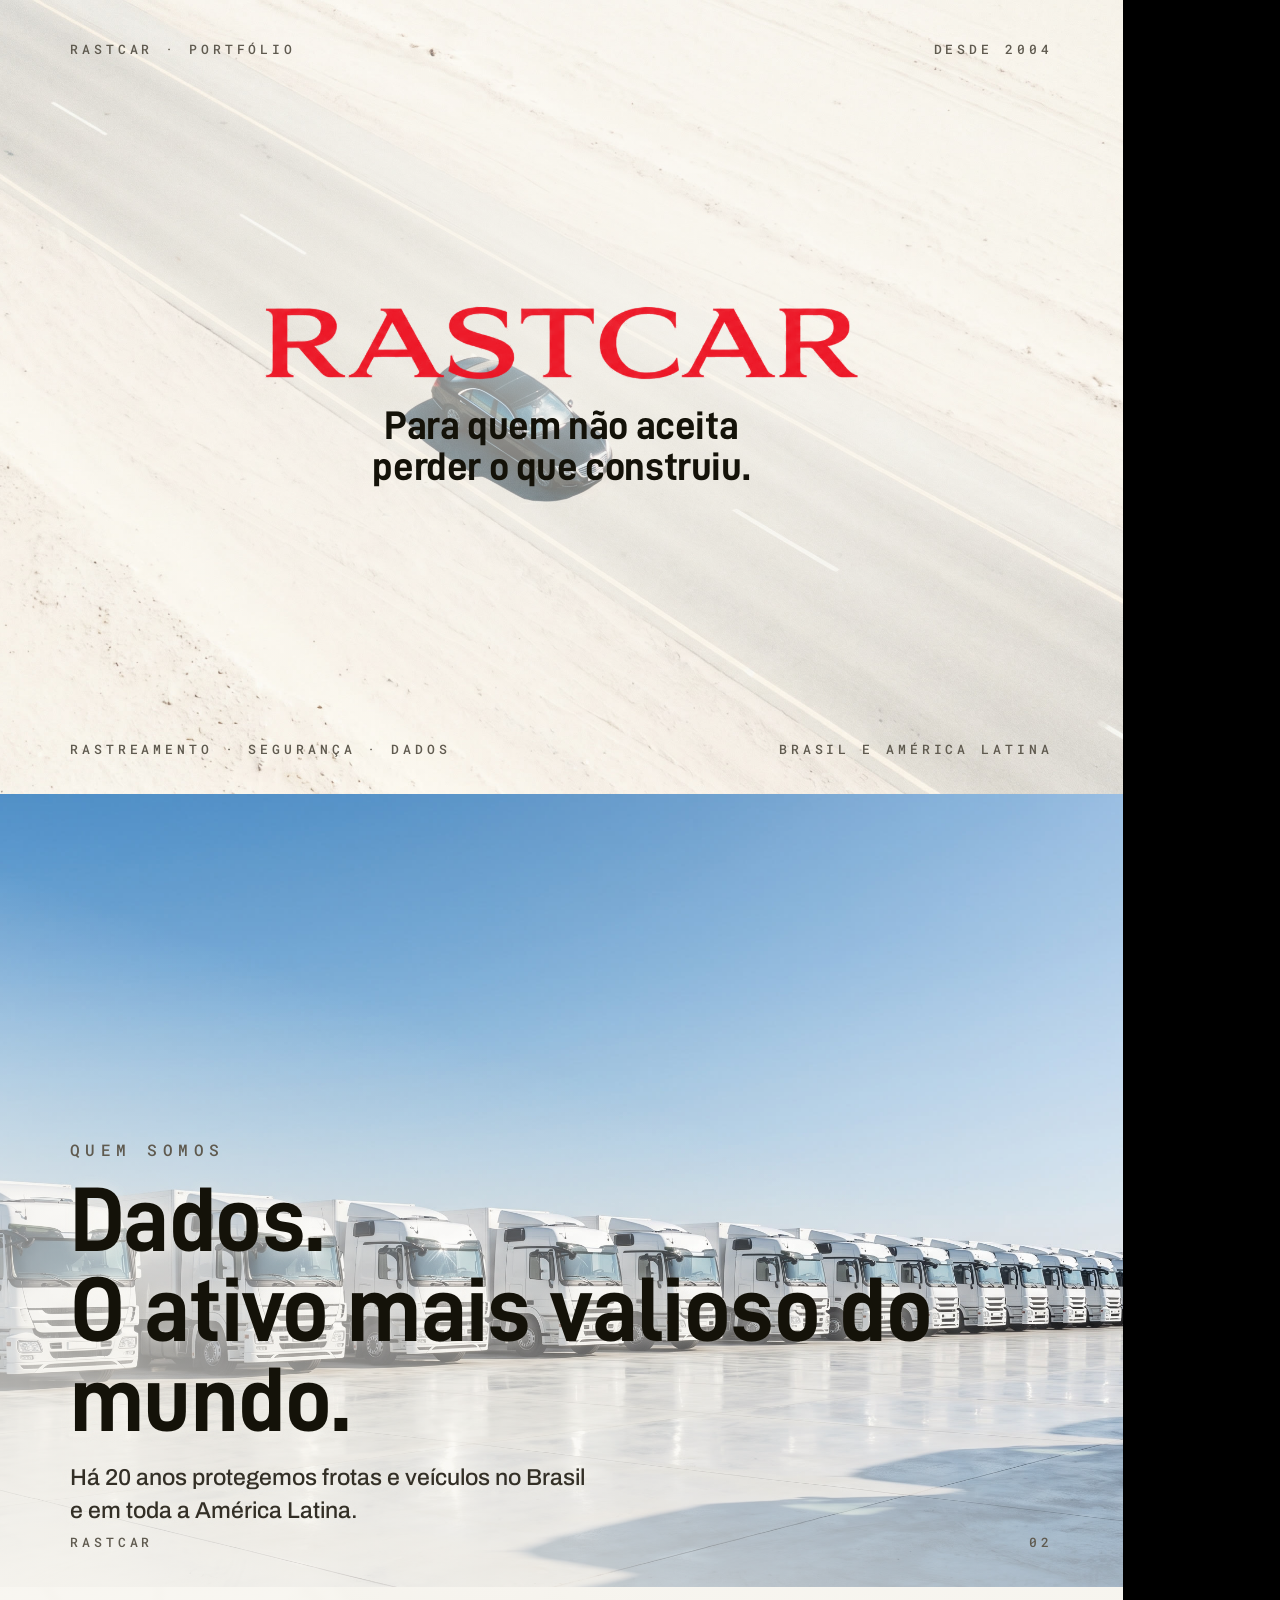
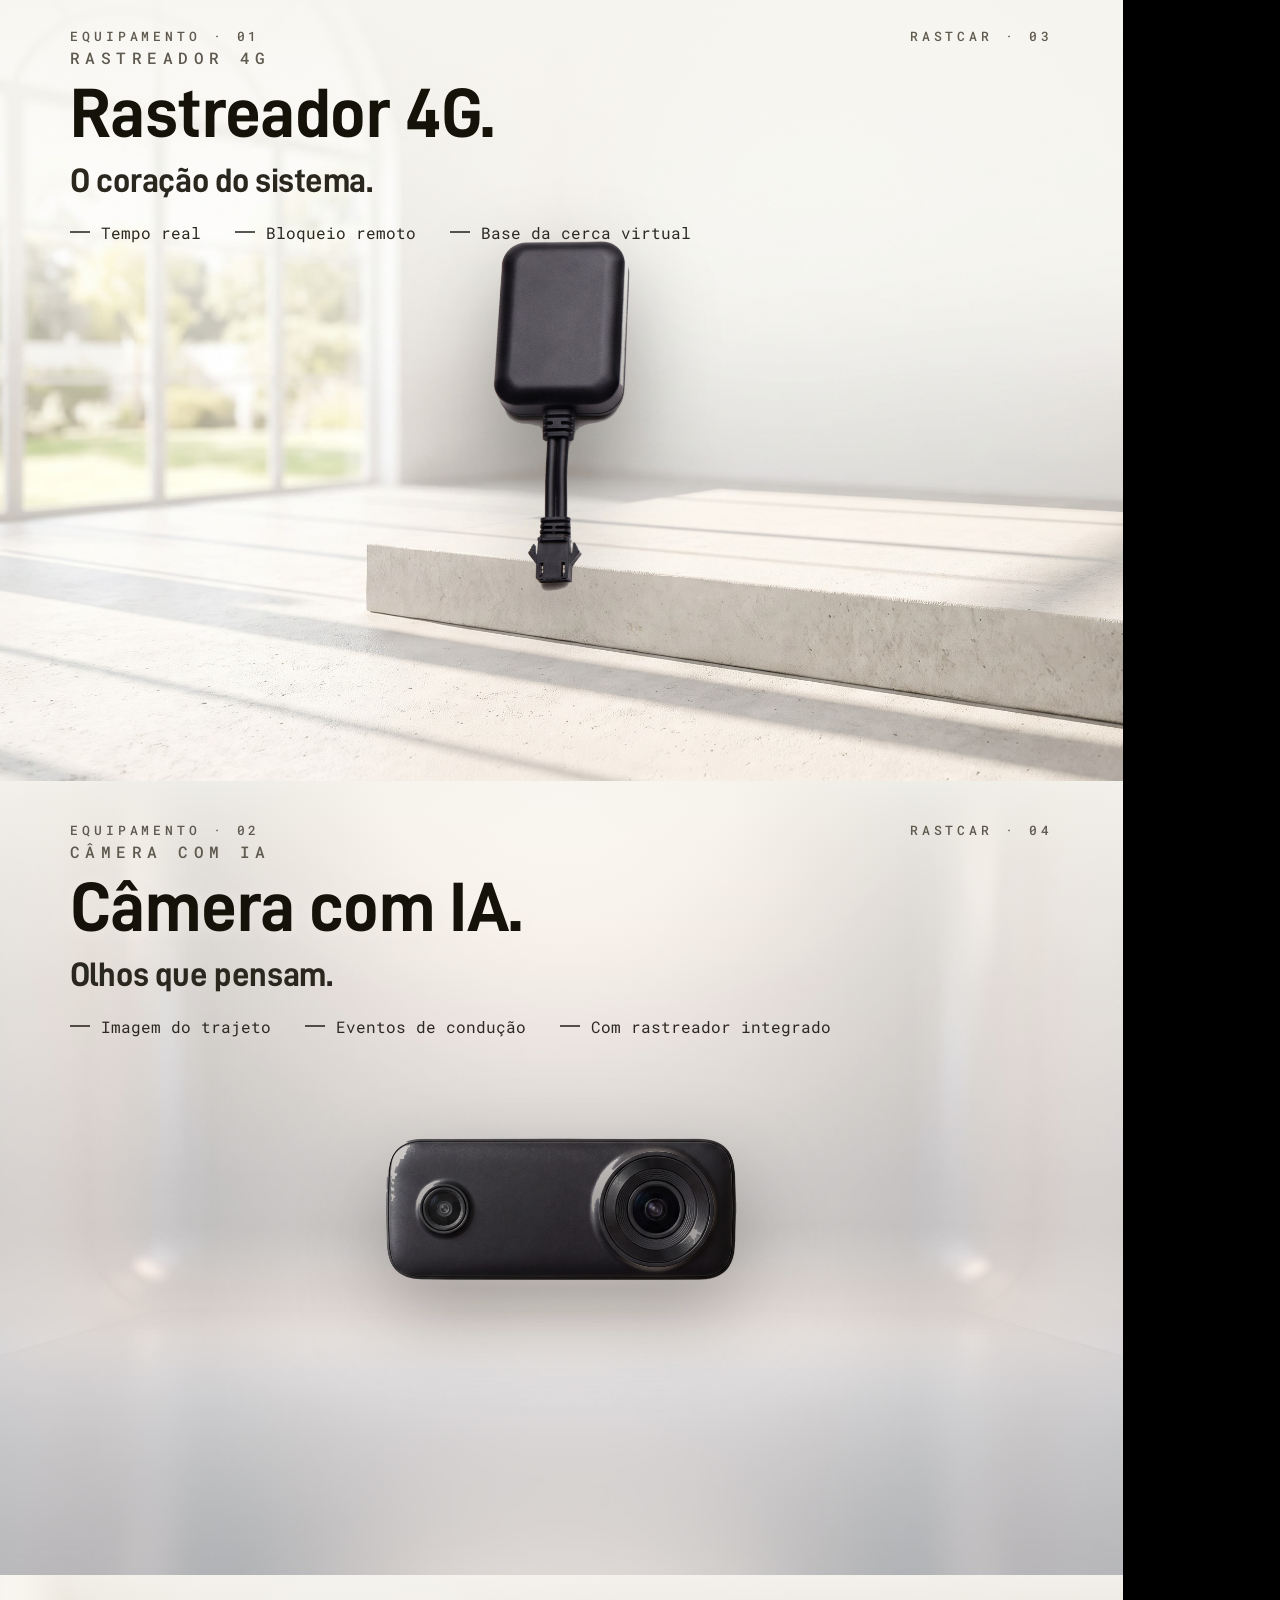
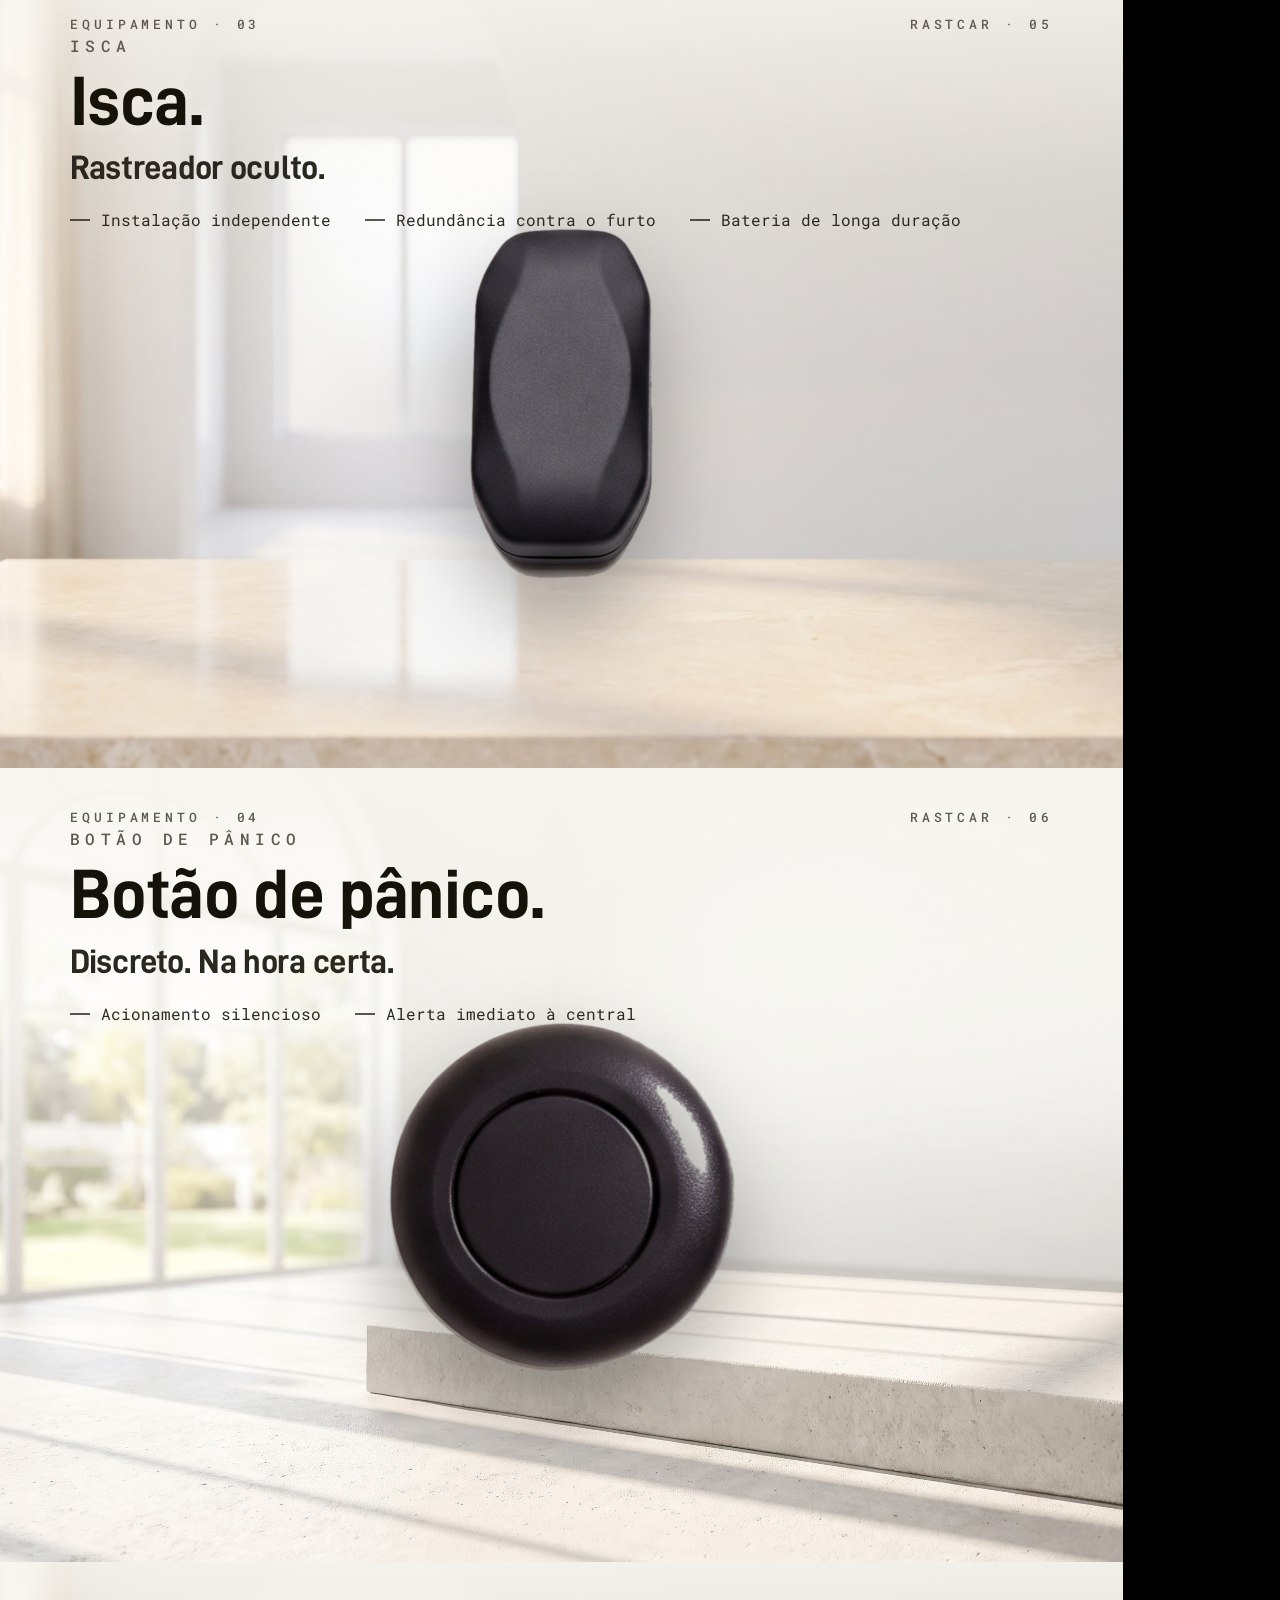
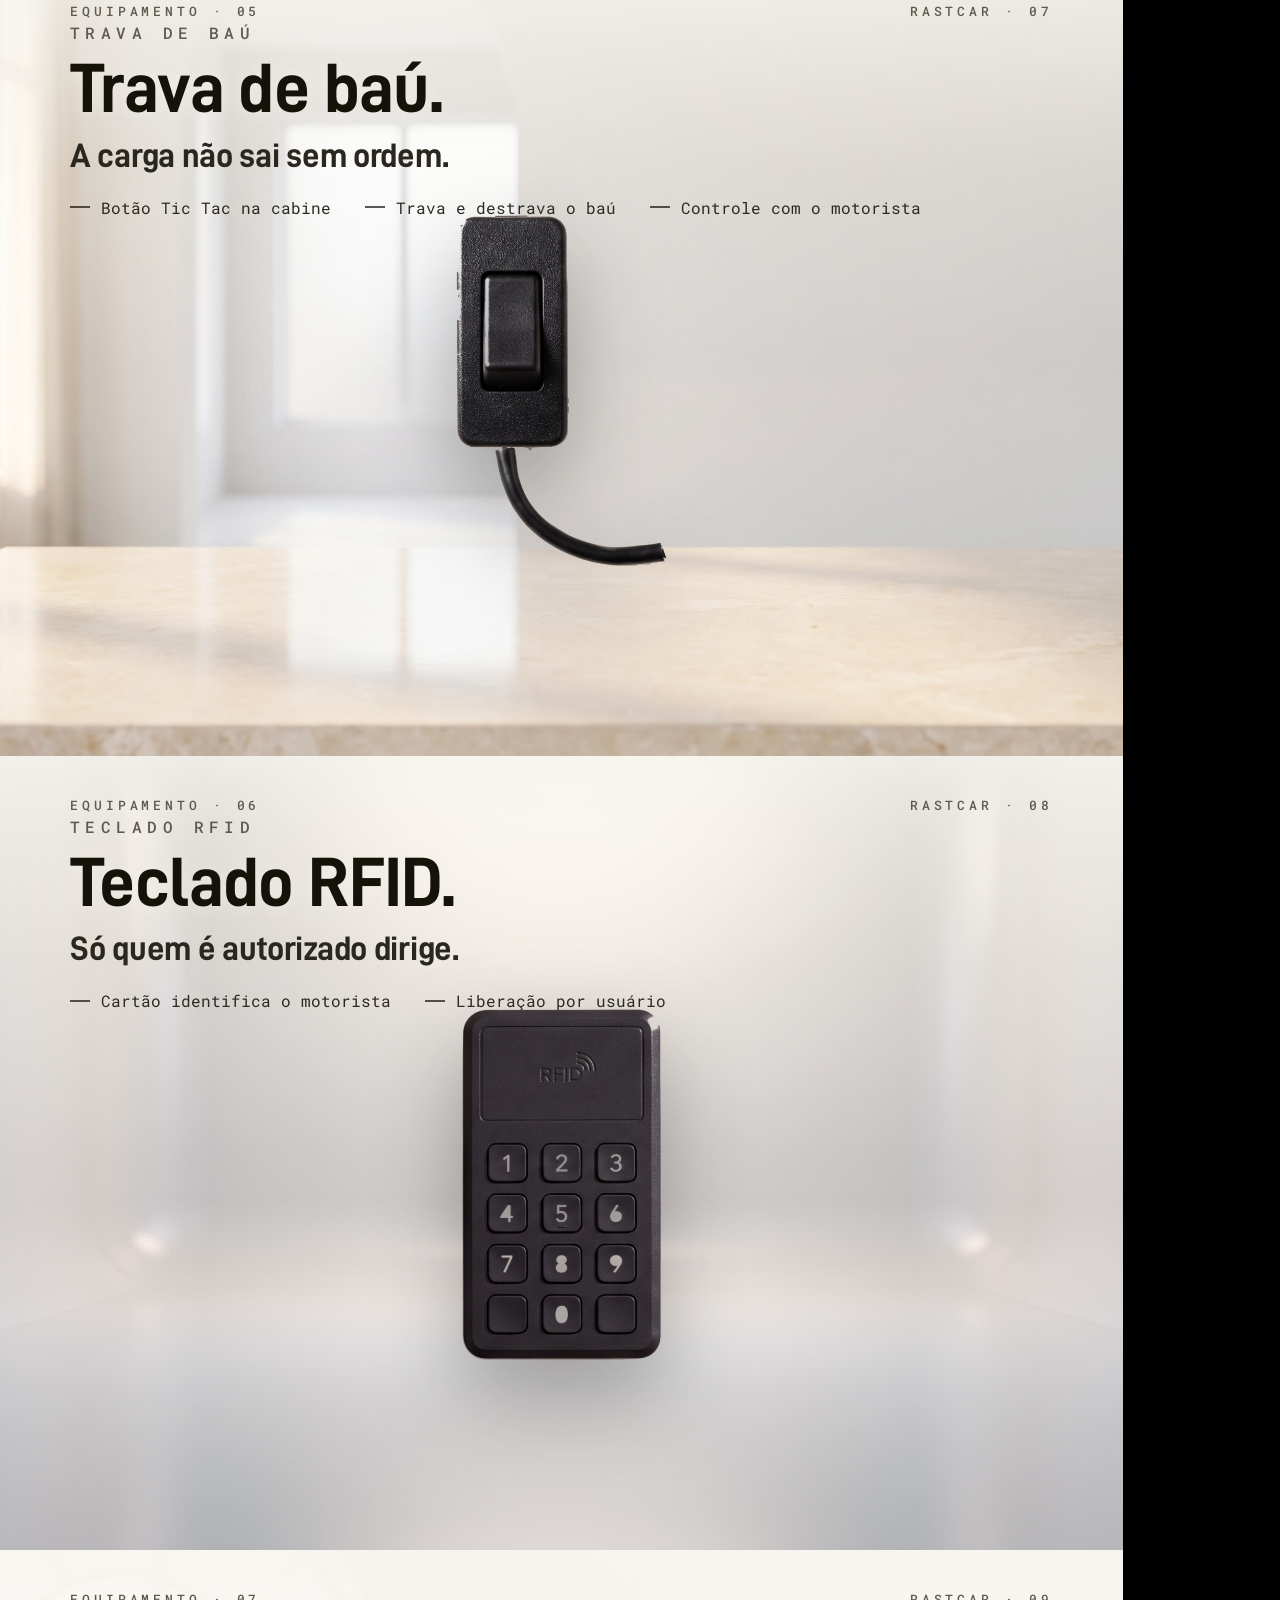
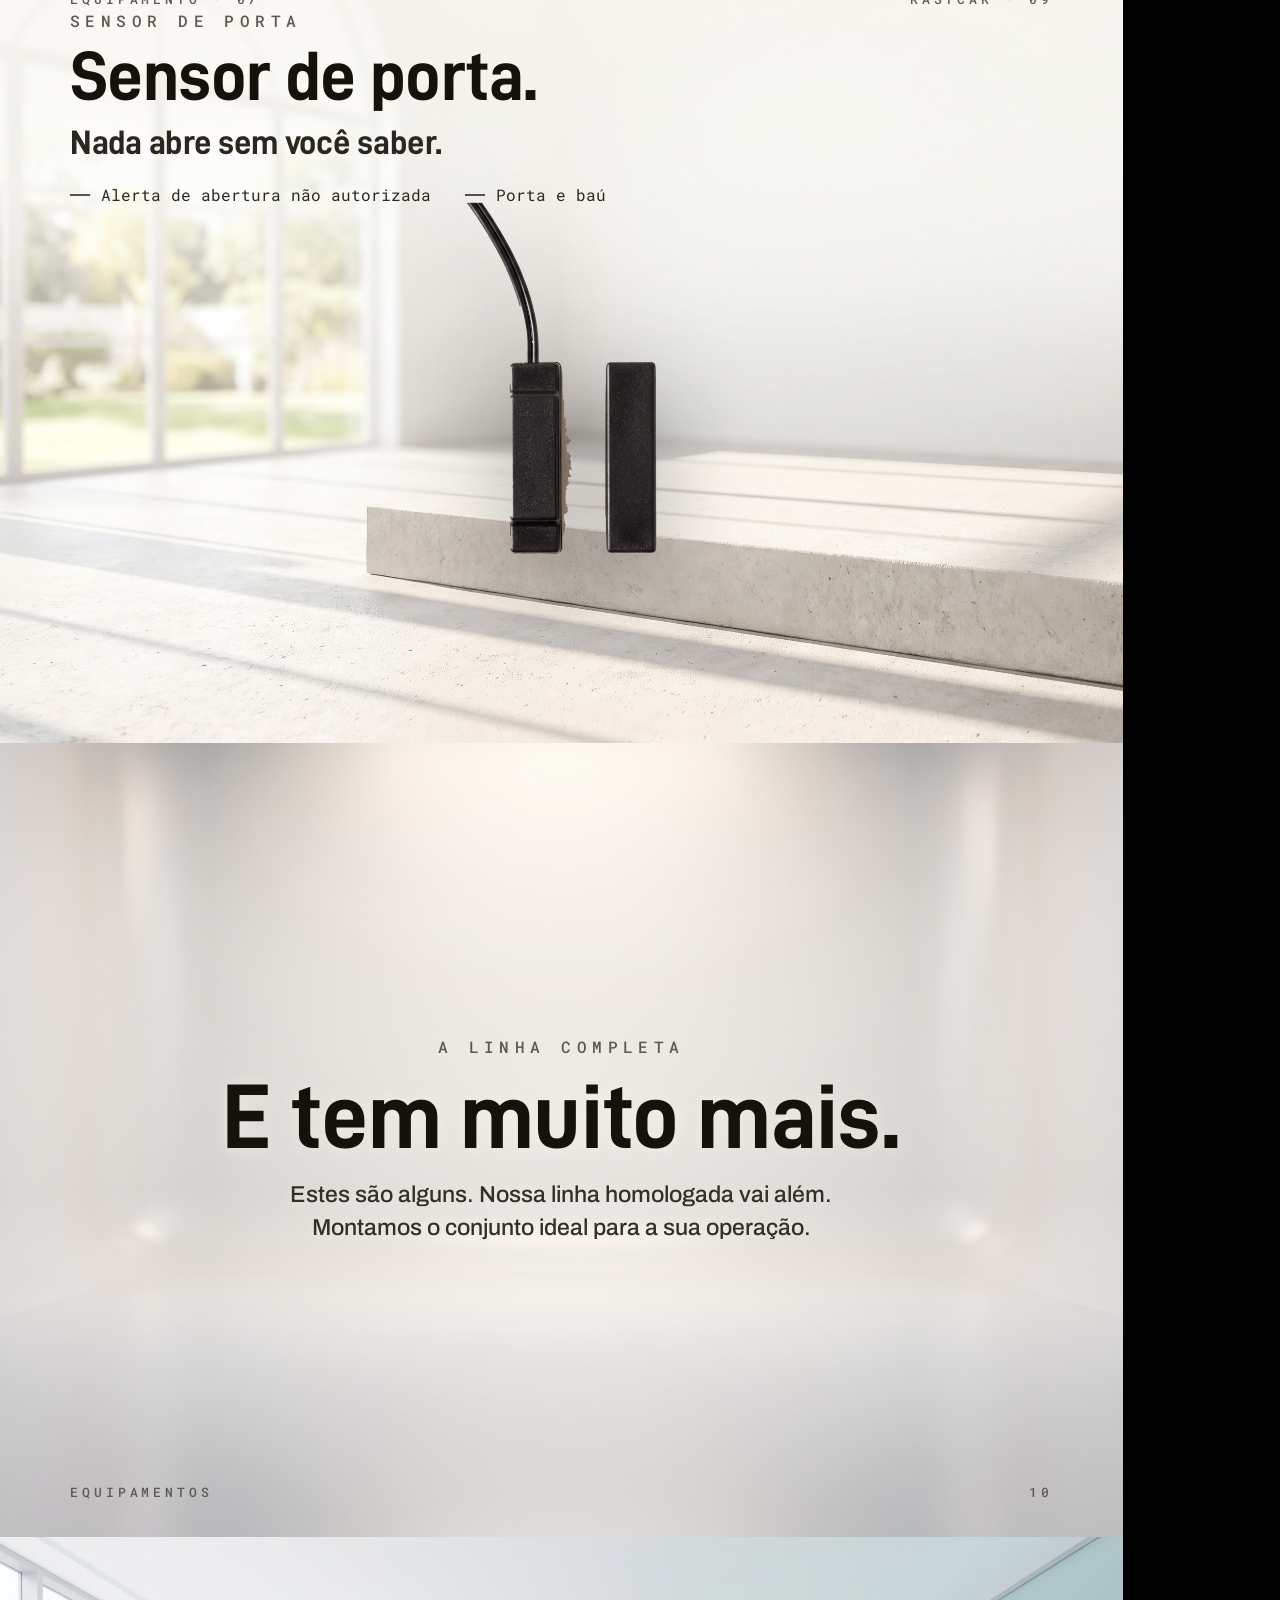
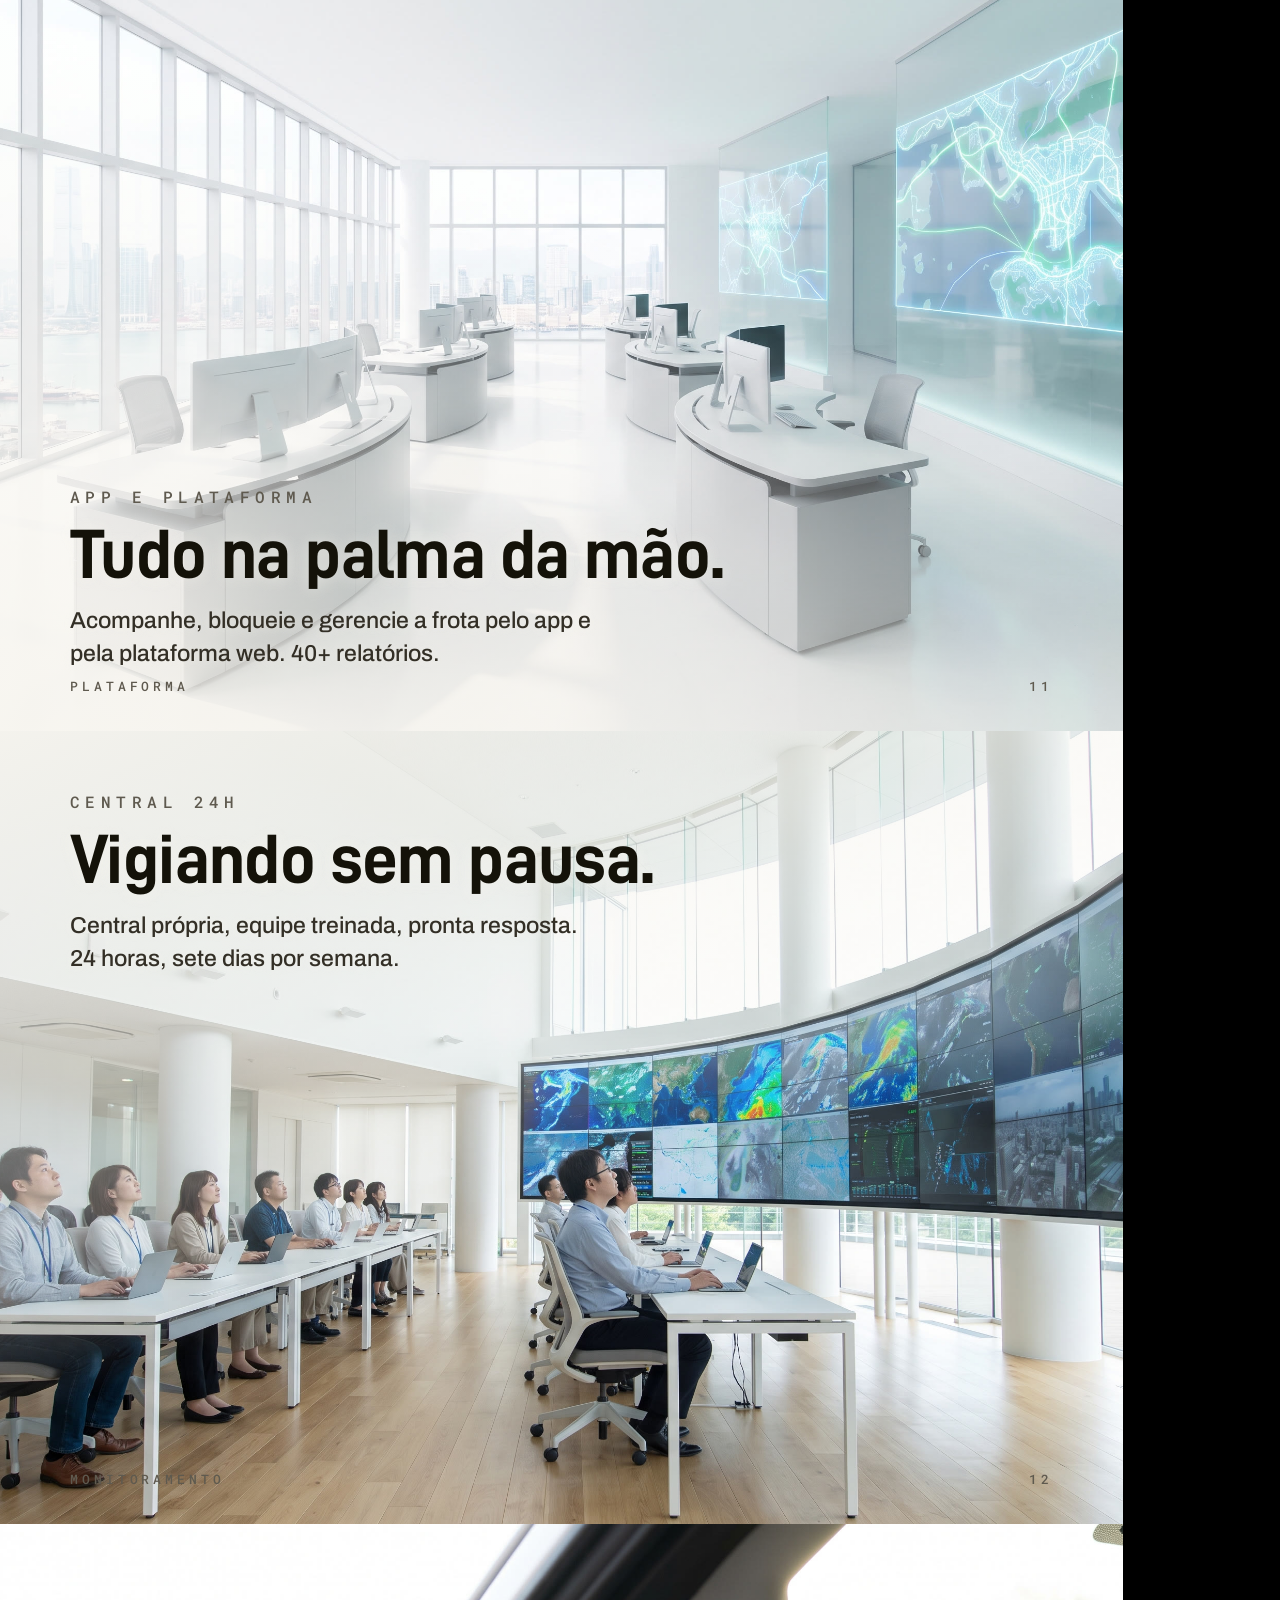
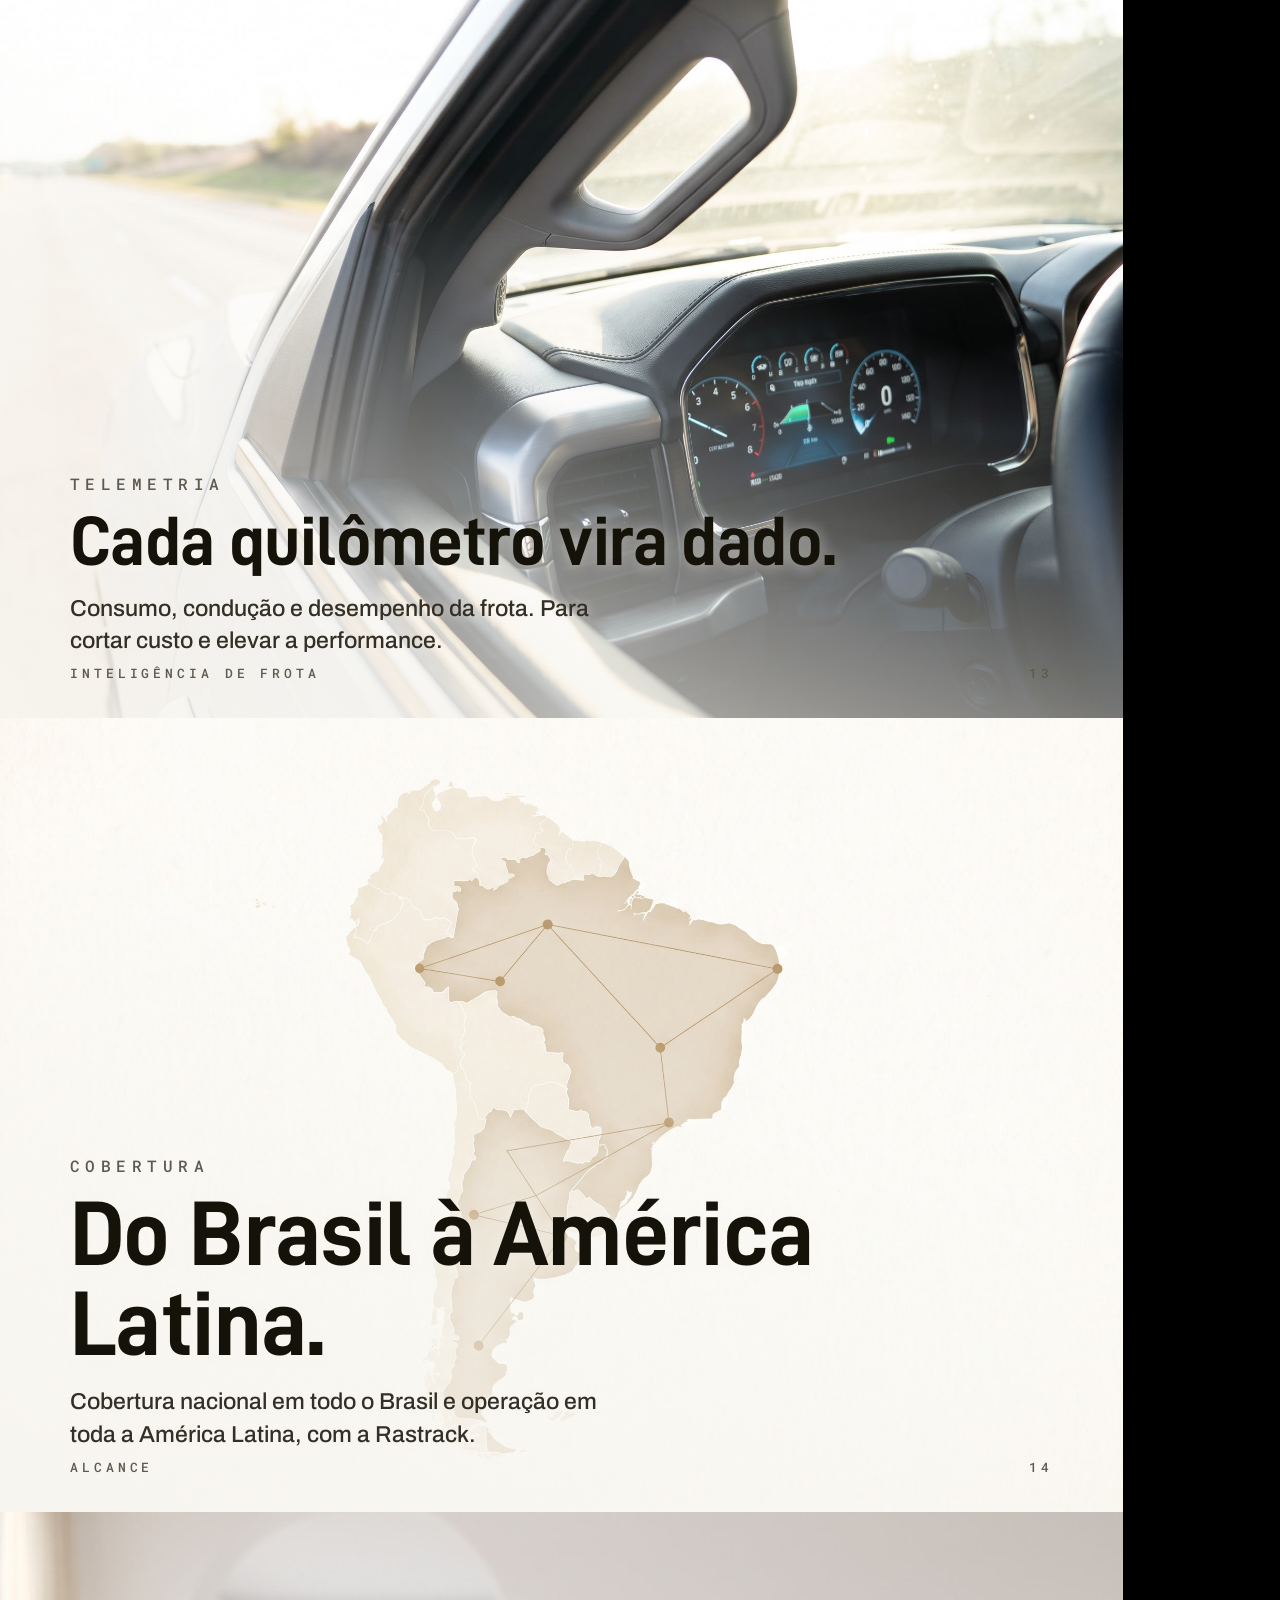
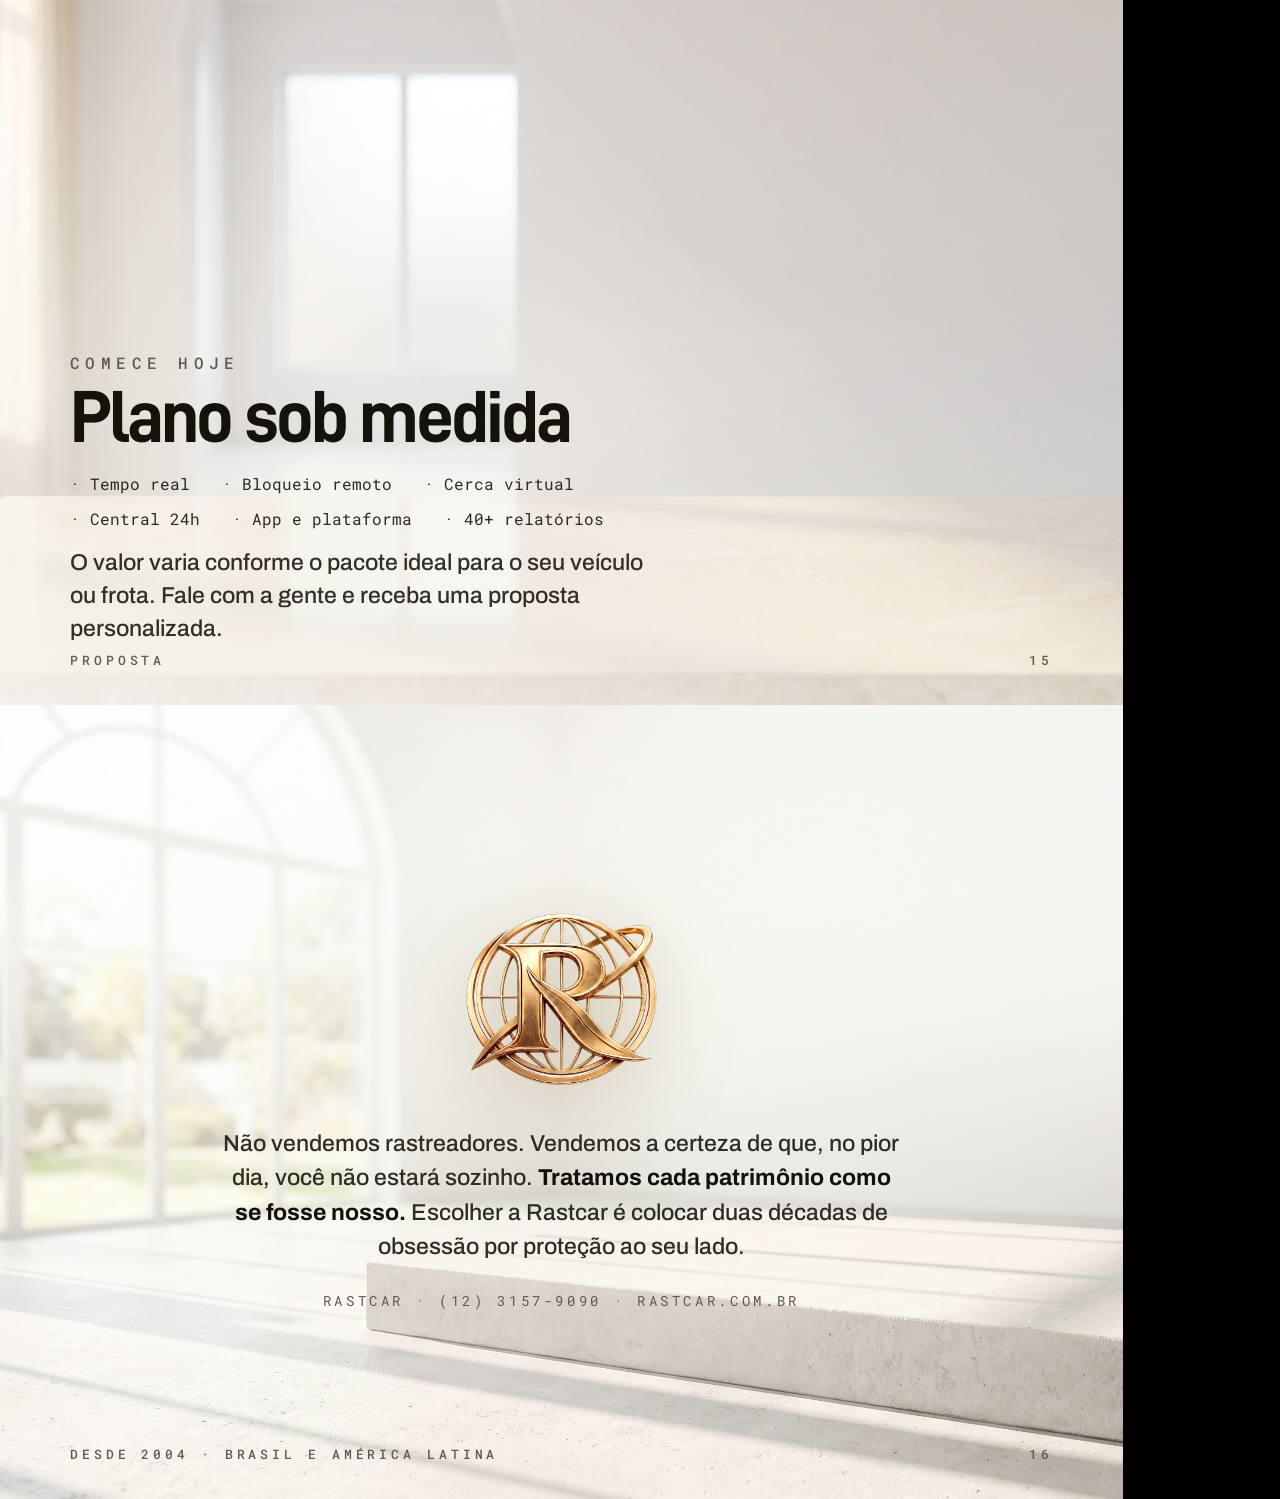
<file: portfolio.html>
<!DOCTYPE html>
<html lang="pt-BR">
<head>
<meta charset="UTF-8">
<meta name="viewport" content="width=device-width, initial-scale=1.0">
<link rel="stylesheet" href="assets/fonts/fonts.css">
<title>RASTCAR · Portfólio</title>
<style>
  :root{ --w:297mm; --h:210mm; --pp:70px; --ink:#141209; --mut:#5f5a4f; }
  *{margin:0;padding:0;box-sizing:border-box;-webkit-print-color-adjust:exact;print-color-adjust:exact;}
  html,body{background:#000;}
  @page{ size:297mm 210mm; margin:0; }
  .page{position:relative;width:var(--w);height:var(--h);overflow:hidden;
    page-break-after:always;break-after:page;background:#EDEAE2;color:var(--ink);font-family:'Archivo',sans-serif;}
  .page:last-child{page-break-after:auto;break-after:auto;}

  .bg{position:absolute;inset:0;width:100%;height:100%;object-fit:cover;}
  /* light scrims keep ink text crisp over bright photos (no panels, no seams) */
  .scrim{position:absolute;inset:0;}
  .scrim.tl{background:linear-gradient(160deg,rgba(247,245,239,.94) 0%,rgba(247,245,239,.55) 30%,rgba(247,245,239,0) 58%);}
  .scrim.bl{background:linear-gradient(20deg,rgba(247,245,239,.94) 0%,rgba(247,245,239,.5) 32%,rgba(247,245,239,0) 60%);}
  .scrim.ctr{background:radial-gradient(110% 90% at 50% 46%,rgba(247,245,239,.66) 0%,rgba(247,245,239,.1) 60%);}
  .scrim.top{background:linear-gradient(180deg,rgba(247,245,239,.9) 0%,rgba(247,245,239,.3) 26%,rgba(247,245,239,0) 50%);}

  .layer{position:absolute;inset:60px var(--pp);display:flex;flex-direction:column;z-index:5;}
  .bottom{justify-content:flex-end;} .top{justify-content:flex-start;} .mid{justify-content:center;}
  .ctr{align-items:center;text-align:center;}

  .ey{font-family:'Roboto Mono',monospace;font-weight:500;font-size:16px;letter-spacing:.34em;text-transform:uppercase;color:var(--mut);}
  .disp{font-family:'D-DIN',sans-serif;font-weight:700;line-height:.98;letter-spacing:-.6px;text-shadow:0 1px 16px rgba(247,245,239,.55);}
  .h{font-size:70px;} .hbig{font-size:92px;}
  .sub{margin-top:14px;font-family:'D-DIN';font-weight:700;font-size:34px;letter-spacing:-.3px;color:#2a271f;}
  .lede{margin-top:16px;font-family:'Archivo';font-weight:500;font-size:23px;line-height:1.42;color:#332f26;max-width:54%;text-shadow:0 1px 12px rgba(247,245,239,.6);}

  .runhead,.runfoot{position:absolute;left:var(--pp);right:var(--pp);display:flex;justify-content:space-between;z-index:6;}
  .runhead{top:40px;} .runfoot{bottom:36px;}
  .kic{font-family:'Roboto Mono',monospace;font-weight:500;font-size:13px;letter-spacing:.3em;text-transform:uppercase;color:var(--mut);}

  .specs{margin-top:22px;display:flex;gap:34px;flex-wrap:wrap;}
  .specs .s{font-family:'Roboto Mono',monospace;font-size:16px;color:#2c2920;display:flex;align-items:center;gap:11px;}
  .specs .s::before{content:"";width:20px;height:2px;background:var(--ink);opacity:.7;}

  /* product hero over stage */
  .phero{position:absolute;left:0;right:0;top:8%;bottom:0;display:flex;align-items:center;justify-content:center;z-index:3;}
  .phero img{max-height:56%;max-width:56%;object-fit:contain;filter:drop-shadow(0 36px 44px rgba(0,0,0,.32));}
  .pshadow{position:absolute;left:50%;top:63%;transform:translateX(-50%);width:360px;height:48px;background:radial-gradient(ellipse,rgba(0,0,0,.22),transparent 70%);filter:blur(8px);z-index:2;}

  .nums{margin-top:30px;display:flex;gap:80px;}
  .n .nv{font-family:'D-DIN';font-weight:700;font-size:98px;line-height:.84;letter-spacing:-2px;}
  .n .nv small{font-size:36px;color:var(--mut);}
  .n .nl{margin-top:12px;font-family:'Roboto Mono';font-size:14px;letter-spacing:.2em;text-transform:uppercase;color:var(--mut);}

  .cv-mark{height:74px;}
  .cv-tag{margin-top:26px;font-family:'D-DIN';font-weight:700;font-size:40px;letter-spacing:-.4px;line-height:1.02;color:var(--ink);}
  .price{font-family:'D-DIN';font-weight:700;font-size:124px;line-height:.84;letter-spacing:-3px;}
  .price small{font-size:40px;color:var(--mut);}
  .incl{margin-top:24px;display:flex;gap:14px 32px;flex-wrap:wrap;max-width:66%;}
  .incl span{font-family:'Roboto Mono';font-size:16px;color:#2c2920;}
  .emblem{height:208px;filter:drop-shadow(0 16px 40px rgba(120,90,20,.28));}
  .letter{margin-top:24px;font-family:'Archivo';font-weight:500;font-size:23px;line-height:1.5;color:#2f2c23;max-width:62%;text-shadow:0 1px 12px rgba(247,245,239,.6);}
  .letter b{font-weight:700;color:var(--ink);}
  .sign{margin-top:26px;font-family:'Roboto Mono';font-size:14px;letter-spacing:.26em;text-transform:uppercase;color:var(--mut);}
</style>
</head>
<body>

<!-- 01 CAPA -->
<section class="page">
  <img class="bg" src="assets/pf/L-cover.jpg" alt="">
  <div class="scrim ctr"></div>
  <div class="runhead"><span class="kic">RASTCAR · PORTFÓLIO</span><span class="kic">DESDE 2004</span></div>
  <div class="layer mid ctr">
    <img class="cv-mark" src="assets/wordmark-red.png" alt="RASTCAR">
    <div class="cv-tag">Para quem não aceita<br>perder o que construiu.</div>
  </div>
  <div class="runfoot"><span class="kic">RASTREAMENTO · SEGURANÇA · DADOS</span><span class="kic">BRASIL E AMÉRICA LATINA</span></div>
</section>

<!-- 02 MANIFESTO -->
<section class="page">
  <img class="bg" src="assets/pf/L-fleet.jpg" alt="">
  <div class="scrim bl"></div>
  <div class="layer bottom">
    <div class="ey">Quem somos</div>
    <h1 class="disp hbig" style="margin-top:16px;">Dados.<br>O ativo mais valioso do mundo.</h1>
    <p class="lede">Há 20 anos protegemos frotas e veículos no Brasil e em toda a América Latina.</p>
  </div>
  <div class="runfoot"><span class="kic">RASTCAR</span><span class="kic">02</span></div>
</section>

<!-- 03 RASTREADOR -->
<section class="page">
  <img class="bg" src="assets/pf/S-a.jpg" alt="">
  <div class="phero"><img src="assets/equip/cut/01-rastreador-4g.png" alt=""></div>
  <div class="scrim top"></div>
  <div class="runhead"><span class="kic">Equipamento · 01</span><span class="kic">RASTCAR · 03</span></div>
  <div class="layer top">
    <div class="ey">Rastreador 4G</div>
    <h2 class="disp h" style="margin-top:12px;">Rastreador 4G.</h2>
    <div class="sub">O coração do sistema.</div>
    <div class="specs"><div class="s">Tempo real</div><div class="s">Bloqueio remoto</div><div class="s">Base da cerca virtual</div></div>
  </div>
</section>

<!-- 04 CÂMERA -->
<section class="page">
  <img class="bg" src="assets/pf/S-c.jpg" alt="">
  <div class="phero"><img src="assets/equip/cut/11-camera-ia.png" alt=""></div>
  <div class="scrim top"></div>
  <div class="runhead"><span class="kic">Equipamento · 02</span><span class="kic">RASTCAR · 04</span></div>
  <div class="layer top">
    <div class="ey">Câmera com IA</div>
    <h2 class="disp h" style="margin-top:12px;">Câmera com IA.</h2>
    <div class="sub">Olhos que pensam.</div>
    <div class="specs"><div class="s">Imagem do trajeto</div><div class="s">Eventos de condução</div><div class="s">Com rastreador integrado</div></div>
  </div>
</section>

<!-- 05 ISCA -->
<section class="page">
  <img class="bg" src="assets/pf/S-b.jpg" alt="">
  <div class="phero"><img src="assets/equip/cut/04-isca.png" alt=""></div>
  <div class="scrim top"></div>
  <div class="runhead"><span class="kic">Equipamento · 03</span><span class="kic">RASTCAR · 05</span></div>
  <div class="layer top">
    <div class="ey">Isca</div>
    <h2 class="disp h" style="margin-top:12px;">Isca.</h2>
    <div class="sub">Rastreador oculto.</div>
    <div class="specs"><div class="s">Instalação independente</div><div class="s">Redundância contra o furto</div><div class="s">Bateria de longa duração</div></div>
  </div>
</section>

<!-- 06 BOTÃO DE PÂNICO -->
<section class="page">
  <img class="bg" src="assets/pf/S-a.jpg" alt="">
  <div class="phero"><img src="assets/equip/cut/05-panico.png" alt=""></div>
  <div class="scrim top"></div>
  <div class="runhead"><span class="kic">Equipamento · 04</span><span class="kic">RASTCAR · 06</span></div>
  <div class="layer top">
    <div class="ey">Botão de pânico</div>
    <h2 class="disp h" style="margin-top:12px;">Botão de pânico.</h2>
    <div class="sub">Discreto. Na hora certa.</div>
    <div class="specs"><div class="s">Acionamento silencioso</div><div class="s">Alerta imediato à central</div></div>
  </div>
</section>

<!-- 07 TRAVA DE BAÚ -->
<section class="page">
  <img class="bg" src="assets/pf/S-b.jpg" alt="">
  <div class="phero"><img src="assets/equip/cut/09-tic-tac.png" alt=""></div>
  <div class="scrim top"></div>
  <div class="runhead"><span class="kic">Equipamento · 05</span><span class="kic">RASTCAR · 07</span></div>
  <div class="layer top">
    <div class="ey">Trava de baú</div>
    <h2 class="disp h" style="margin-top:12px;">Trava de baú.</h2>
    <div class="sub">A carga não sai sem ordem.</div>
    <div class="specs"><div class="s">Botão Tic Tac na cabine</div><div class="s">Trava e destrava o baú</div><div class="s">Controle com o motorista</div></div>
  </div>
</section>

<!-- 08 TECLADO RFID -->
<section class="page">
  <img class="bg" src="assets/pf/S-c.jpg" alt="">
  <div class="phero"><img src="assets/equip/cut/06-teclado.png" alt=""></div>
  <div class="scrim top"></div>
  <div class="runhead"><span class="kic">Equipamento · 06</span><span class="kic">RASTCAR · 08</span></div>
  <div class="layer top">
    <div class="ey">Teclado RFID</div>
    <h2 class="disp h" style="margin-top:12px;">Teclado RFID.</h2>
    <div class="sub">Só quem é autorizado dirige.</div>
    <div class="specs"><div class="s">Cartão identifica o motorista</div><div class="s">Liberação por usuário</div></div>
  </div>
</section>

<!-- 09 SENSOR DE PORTA -->
<section class="page">
  <img class="bg" src="assets/pf/S-a.jpg" alt="">
  <div class="phero"><img src="assets/equip/cut/10-sensor-porta.png" alt=""></div>
  <div class="scrim top"></div>
  <div class="runhead"><span class="kic">Equipamento · 07</span><span class="kic">RASTCAR · 09</span></div>
  <div class="layer top">
    <div class="ey">Sensor de porta</div>
    <h2 class="disp h" style="margin-top:12px;">Sensor de porta.</h2>
    <div class="sub">Nada abre sem você saber.</div>
    <div class="specs"><div class="s">Alerta de abertura não autorizada</div><div class="s">Porta e baú</div></div>
  </div>
</section>

<!-- 10 MUITO MAIS -->
<section class="page">
  <img class="bg" src="assets/pf/S-c.jpg" alt="">
  <div class="scrim ctr"></div>
  <div class="layer mid ctr">
    <div class="ey">A linha completa</div>
    <h2 class="disp hbig" style="margin-top:16px;">E tem muito mais.</h2>
    <p class="lede" style="max-width:60%;text-align:center;">Estes são alguns. Nossa linha homologada vai além. Montamos o conjunto ideal para a sua operação.</p>
  </div>
  <div class="runfoot"><span class="kic">EQUIPAMENTOS</span><span class="kic">10</span></div>
</section>

<!-- 11 APP E PLATAFORMA -->
<section class="page">
  <img class="bg" src="assets/pf/L-control.jpg" alt="">
  <div class="scrim bl"></div>
  <div class="layer bottom">
    <div class="ey">App e plataforma</div>
    <h2 class="disp h" style="margin-top:14px;">Tudo na palma da mão.</h2>
    <p class="lede">Acompanhe, bloqueie e gerencie a frota pelo app e pela plataforma web. 40+ relatórios.</p>
  </div>
  <div class="runfoot"><span class="kic">PLATAFORMA</span><span class="kic">11</span></div>
</section>

<!-- 12 CENTRAL 24H -->
<section class="page">
  <img class="bg" src="assets/pf/L-central.jpg" alt="">
  <div class="scrim tl"></div>
  <div class="layer top">
    <div class="ey">Central 24h</div>
    <h2 class="disp h" style="margin-top:14px;">Vigiando sem pausa.</h2>
    <p class="lede">Central própria, equipe treinada, pronta resposta. 24 horas, sete dias por semana.</p>
  </div>
  <div class="runfoot"><span class="kic">MONITORAMENTO</span><span class="kic">12</span></div>
</section>

<!-- 13 TELEMETRIA -->
<section class="page">
  <img class="bg" src="assets/pf/L-telemetria.jpg" alt="">
  <div class="scrim bl"></div>
  <div class="layer bottom">
    <div class="ey">Telemetria</div>
    <h2 class="disp h" style="margin-top:14px;">Cada quilômetro vira dado.</h2>
    <p class="lede">Consumo, condução e desempenho da frota. Para cortar custo e elevar a performance.</p>
  </div>
  <div class="runfoot"><span class="kic">INTELIGÊNCIA DE FROTA</span><span class="kic">13</span></div>
</section>

<!-- 14 COBERTURA -->
<section class="page">
  <img class="bg" src="assets/pf/L-cobertura.jpg" alt="">
  <div class="scrim bl"></div>
  <div class="layer bottom">
    <div class="ey">Cobertura</div>
    <h2 class="disp hbig" style="margin-top:14px;">Do Brasil à América Latina.</h2>
    <p class="lede">Cobertura nacional em todo o Brasil e operação em toda a América Latina, com a Rastrack.</p>
  </div>
  <div class="runfoot"><span class="kic">ALCANCE</span><span class="kic">14</span></div>
</section>

<!-- 15 PLANOS -->
<section class="page">
  <img class="bg" src="assets/pf/S-b.jpg" alt="">
  <div class="scrim bl"></div>
  <div class="layer bottom">
    <div class="ey">Comece hoje</div>
    <div class="price" style="margin-top:14px;font-size:74px;">Plano sob medida</div>
    <div class="incl">
      <span>· Tempo real</span><span>· Bloqueio remoto</span><span>· Cerca virtual</span>
      <span>· Central 24h</span><span>· App e plataforma</span><span>· 40+ relatórios</span>
    </div>
    <p class="lede" style="margin-top:18px;max-width:60%;">O valor varia conforme o pacote ideal para o seu veículo ou frota. Fale com a gente e receba uma proposta personalizada.</p>
  </div>
  <div class="runfoot"><span class="kic">PROPOSTA</span><span class="kic">15</span></div>
</section>

<!-- 16 CARTA -->
<section class="page">
  <img class="bg" src="assets/pf/S-a.jpg" alt="">
  <div class="scrim ctr"></div>
  <div class="layer mid ctr">
    <img class="emblem" src="assets/pf/emblem-R-t.png" alt="Rastcar">
    <p class="letter" style="margin-top:24px;text-align:center;max-width:70%;">
      Não vendemos rastreadores. Vendemos a certeza de que, no pior dia, você não estará sozinho.
      <b>Tratamos cada patrimônio como se fosse nosso.</b> Escolher a Rastcar é colocar duas décadas
      de obsessão por proteção ao seu lado.
    </p>
    <div class="sign">Rastcar · (12) 3157-9090 · rastcar.com.br</div>
  </div>
  <div class="runfoot"><span class="kic">DESDE 2004 · BRASIL E AMÉRICA LATINA</span><span class="kic">16</span></div>
</section>

</body>
</html>
</file>
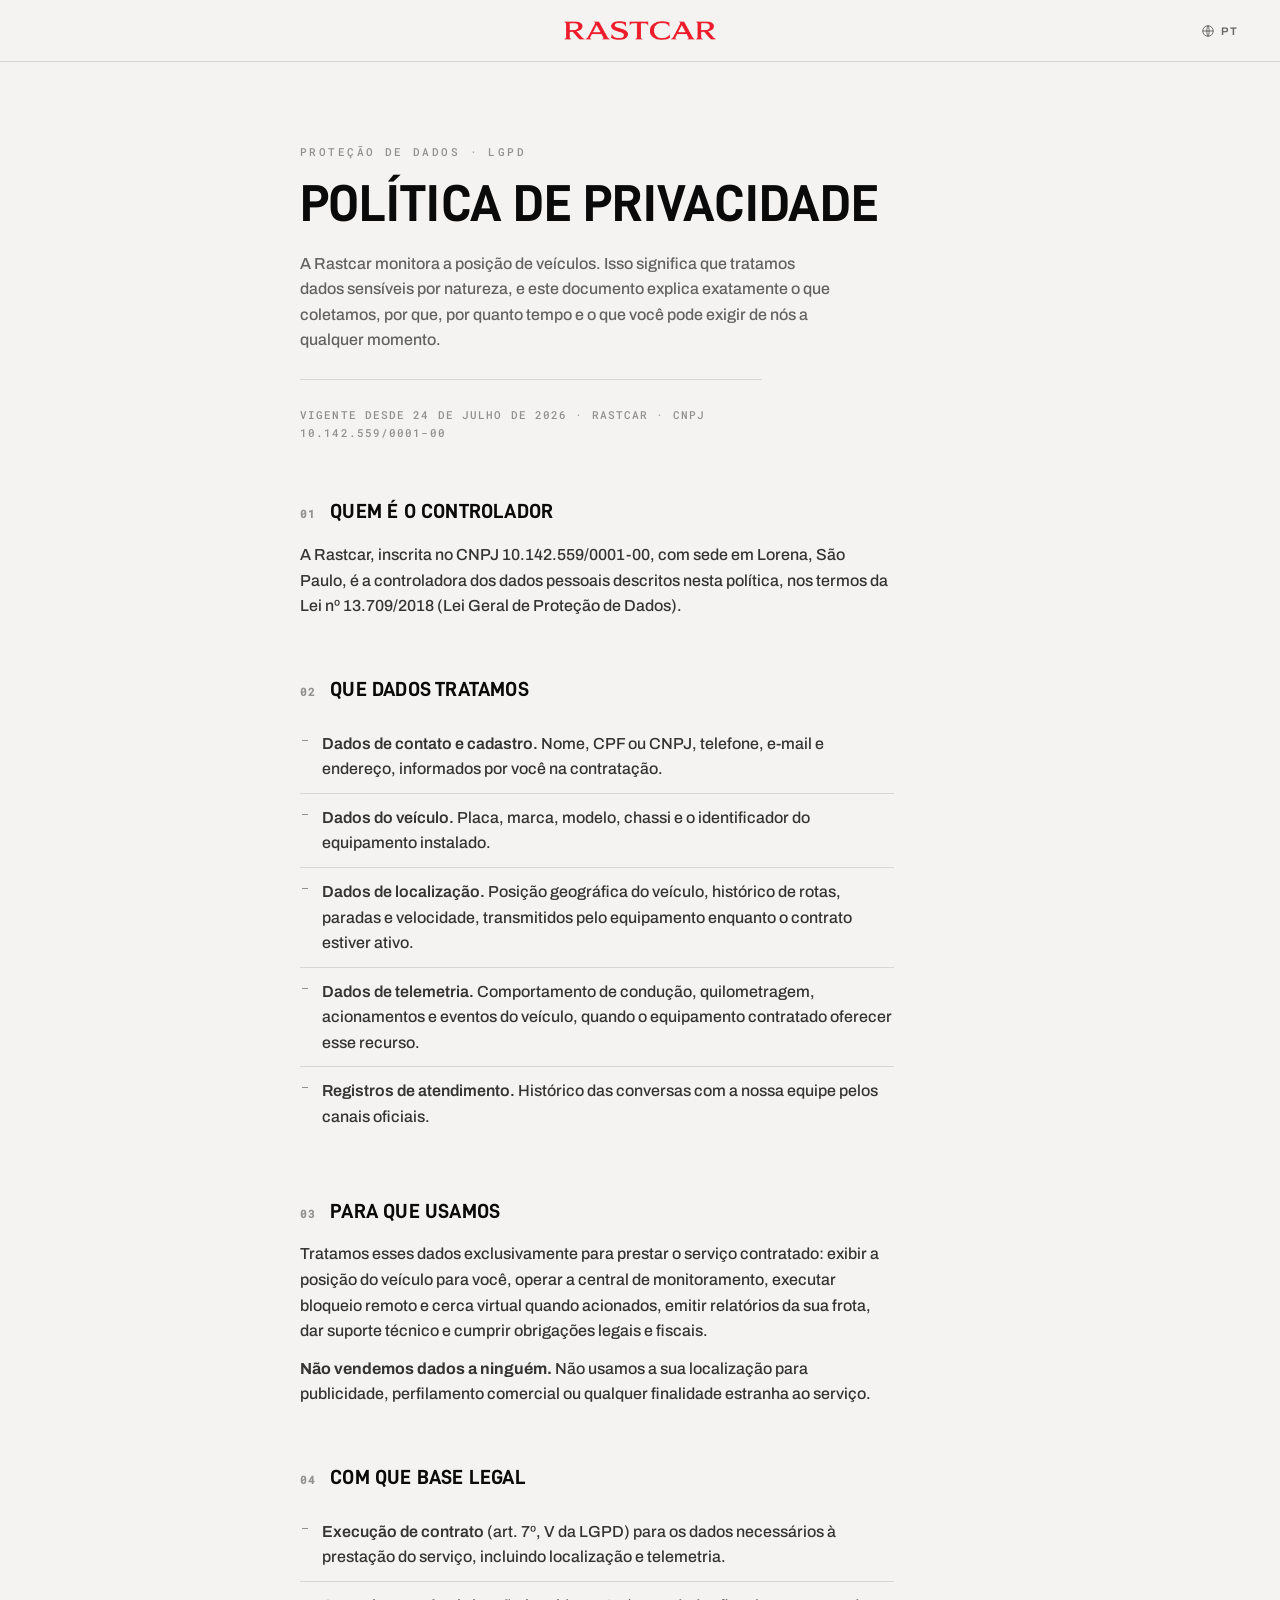
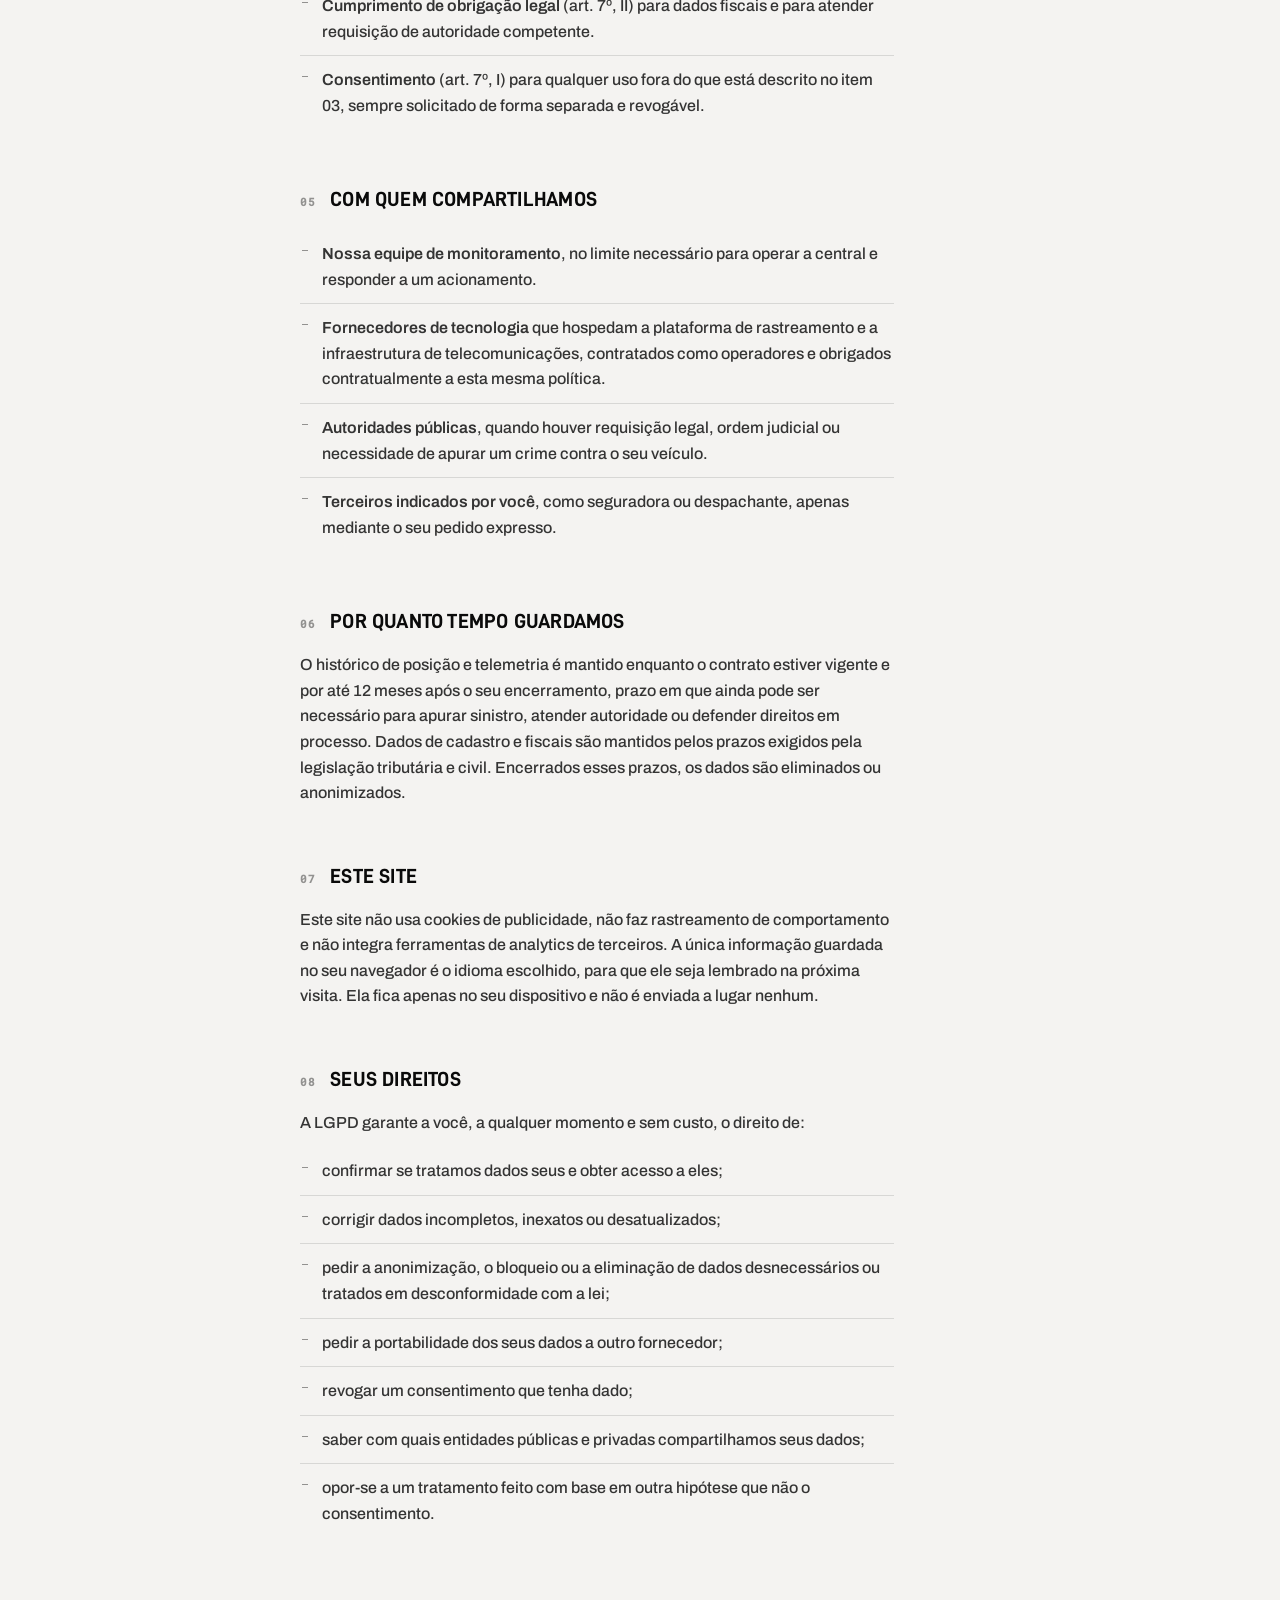
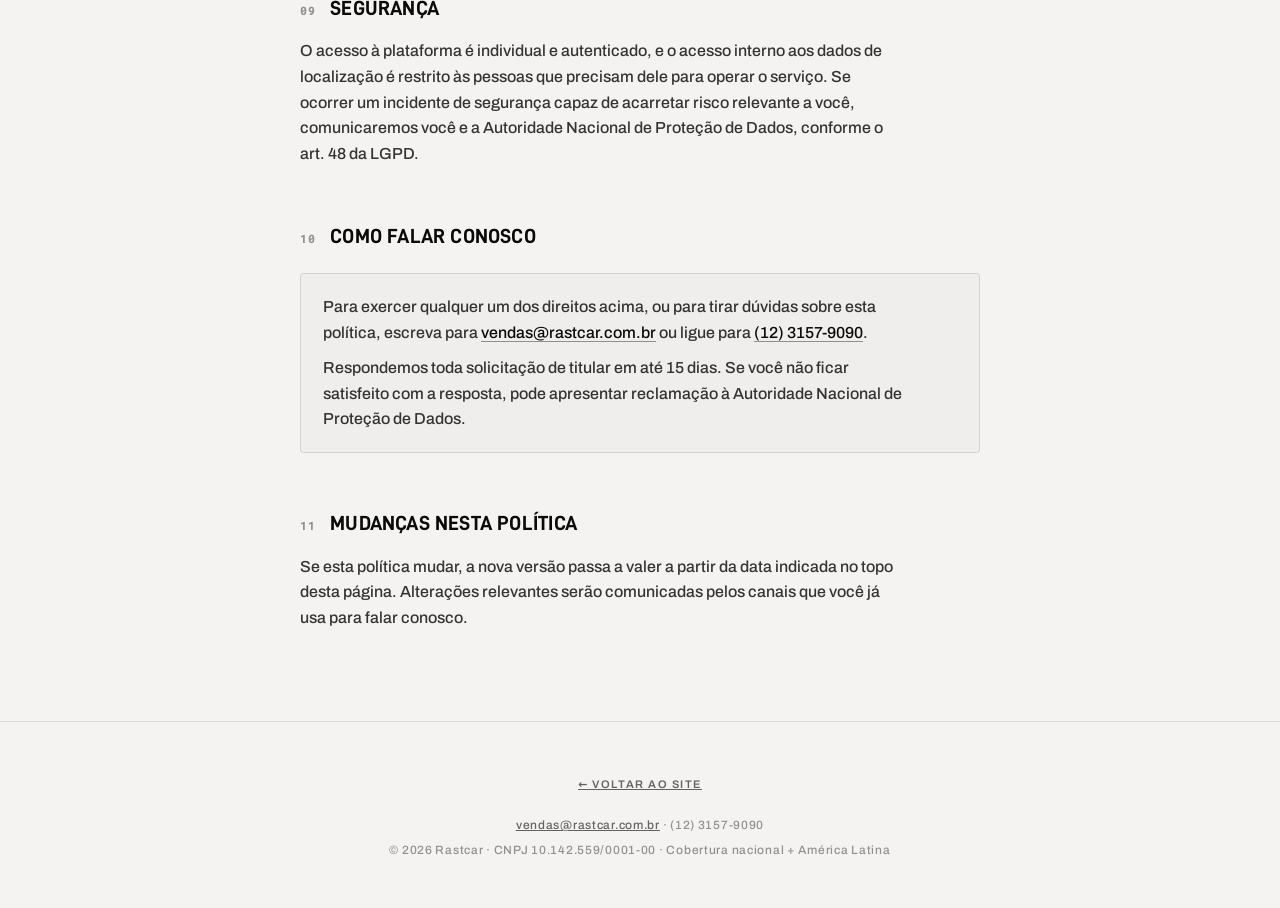
<file: privacidade.html>
<!DOCTYPE html>
<html lang="pt-BR">
<head>
<!--
  MINUTA · NAO PUBLICAR SEM REVISAO.
  Este documento e compromisso juridico, nao copy. Antes do deploy, o Joao
  precisa confirmar (e de preferencia um advogado revisar):
    1. Prazo de retencao do historico de posicao apos o fim do contrato.
    2. Se ha compartilhamento com seguradoras e em que condicao.
    3. Quem e o encarregado (DPO) nomeado. Hoje consta vendas@rastcar.com.br.
    4. Se a Rastcar usa cookie/analytics no site (hoje o site nao usa nenhum;
       se isso mudar, a secao 7 precisa mudar junto).
    5. As versoes ES/EN/HE sao traducao de cortesia do texto em portugues,
       que e a versao de referencia (a LGPD e lei brasileira). Se o advogado
       quiser uma clausula dizendo isso na pagina, ela precisa ser redigida
       por ele: nao inventamos clausula aqui.
-->
<meta charset="UTF-8">
<meta name="viewport" content="width=device-width, initial-scale=1.0">
<title>RASTCAR · Política de privacidade</title>
<meta name="description" content="Como a Rastcar trata dados pessoais e dados de localização de veículos, conforme a Lei Geral de Proteção de Dados.">
<meta property="og:type" content="website">
<meta property="og:title" content="Rastcar · Política de privacidade">
<meta property="og:description" content="Como a Rastcar trata dados pessoais e dados de localização de veículos, conforme a Lei Geral de Proteção de Dados.">
<meta property="og:image" content="https://www.rastcar.com.br/assets/og-rastcar.jpg">
<meta property="og:image:width" content="1200">
<meta property="og:image:height" content="1200">
<meta property="og:url" content="https://www.rastcar.com.br/privacidade.html">
<meta property="og:locale" content="pt_BR">
<meta name="twitter:card" content="summary_large_image">
<meta name="twitter:title" content="Rastcar · Política de privacidade">
<meta name="twitter:description" content="Como a Rastcar trata dados pessoais e dados de localização de veículos, conforme a Lei Geral de Proteção de Dados.">
<meta name="twitter:image" content="https://www.rastcar.com.br/assets/og-rastcar.jpg">
<meta name="theme-color" content="#F4F3F1">
<meta name="robots" content="index,follow">
<link rel="canonical" href="https://www.rastcar.com.br/privacidade.html">
<link rel="icon" type="image/png" sizes="32x32" href="assets/favicon-32.png">
<link rel="icon" type="image/png" sizes="256x256" href="assets/favicon.png">
<link rel="apple-touch-icon" sizes="180x180" href="assets/favicon-180.png">
<link rel="stylesheet" href="assets/fonts/fonts.css">
<style>
  :root{
    --ink:#0A0A0A;--paper:#F4F3F1;
    --mut:rgba(10,10,10,.62);--mut2:rgba(10,10,10,.42);--ln:rgba(10,10,10,.12);
    --head:'Archivo',system-ui,sans-serif;--title:'D-DIN','D-DIN Exp',system-ui,sans-serif;
    --mono:'Roboto Mono',ui-monospace,Menlo,monospace;
    --maxw:1340px;--hdr-h:62px;
  }
  *{margin:0;padding:0;box-sizing:border-box}
  html{scroll-behavior:smooth}
  body{background:var(--paper);color:var(--ink);font-family:var(--head);font-size:16px;font-weight:500;line-height:1.6;text-rendering:optimizeLegibility;-webkit-font-smoothing:antialiased}
  a{color:inherit}
  img{max-width:100%}

  header#hdr{position:relative;height:var(--hdr-h);display:flex;align-items:center;justify-content:center;border-bottom:1px solid var(--ln)}
  header#hdr .wm{height:19px;display:block}

  .lang{position:absolute;top:50%;transform:translateY(-50%);right:clamp(14px,5vw,40px)}
  [dir="rtl"] .lang{right:auto;left:clamp(14px,5vw,40px)}
  .lang-cur{display:flex;align-items:center;gap:6px;background:none;border:0;cursor:pointer;color:var(--mut);font-family:var(--head);font-size:11px;font-weight:600;letter-spacing:.12em;text-transform:uppercase;transition:color .25s;padding:6px 2px}
  .lang-cur:hover{color:var(--ink)}
  .lang-cur svg{width:14px;height:14px;stroke:currentColor;fill:none;stroke-width:1.5}
  .menu-pop{position:absolute;top:calc(100% + 10px);right:0;background:#fff;border:1px solid var(--ln);border-radius:9px;padding:6px;box-shadow:0 18px 50px rgba(10,10,10,.14);opacity:0;visibility:hidden;transform:translateY(-6px);transition:.22s;z-index:210}
  [dir="rtl"] .menu-pop{right:auto;left:0}
  .lang-menu{min-width:152px}
  .lang.open .lang-menu{opacity:1;visibility:visible;transform:none}
  .menu-pop button{display:block;width:100%;background:none;border:0;cursor:pointer;color:rgba(10,10,10,.72);font-family:var(--head);font-size:13px;letter-spacing:.03em;text-align:left;padding:10px 12px;border-radius:6px;transition:.18s}
  [dir="rtl"] .menu-pop button{text-align:right}
  .menu-pop button:hover{background:rgba(10,10,10,.05);color:var(--ink)}
  .menu-pop button.active{color:var(--ink)}

  .doc{max-width:760px;margin:0 auto;padding:clamp(48px,9vh,96px) clamp(20px,5vw,40px) clamp(60px,10vh,110px)}
  .doc .eyebrow{font-family:var(--mono);font-size:11px;letter-spacing:.22em;text-transform:uppercase;color:var(--mut2);margin-bottom:16px}
  .doc h1{font-family:var(--title);font-weight:700;text-transform:uppercase;letter-spacing:.005em;line-height:1.04;font-size:clamp(30px,4.6vw,52px)}
  .doc .intro{font-size:clamp(16px,1.2vw,18px);color:var(--mut);margin-top:20px;max-width:60ch}
  .doc .updated{font-family:var(--mono);font-size:11px;letter-spacing:.1em;text-transform:uppercase;color:var(--mut2);margin-top:26px;padding-top:26px;border-top:1px solid var(--ln)}

  .doc h2{font-family:var(--title);font-weight:700;text-transform:uppercase;letter-spacing:.01em;font-size:clamp(17px,1.6vw,21px);margin:clamp(40px,6vh,62px) 0 14px;display:flex;align-items:baseline;gap:14px}
  .doc h2 i{font-family:var(--mono);font-style:normal;font-size:11px;letter-spacing:.1em;color:var(--mut2);flex:none}
  .doc p{margin-top:12px;color:rgba(10,10,10,.82);max-width:66ch}
  .doc ul{margin:12px 0 0 0;padding:0;list-style:none;max-width:66ch}
  .doc li{position:relative;padding:11px 0 11px 22px;border-top:1px solid var(--ln);color:rgba(10,10,10,.82)}
  .doc li:first-child{border-top:0}
  .doc li::before{content:"";position:absolute;left:2px;top:20px;width:6px;height:1px;background:var(--mut2)}
  [dir="rtl"] .doc li{padding-left:0;padding-right:22px}
  [dir="rtl"] .doc li::before{left:auto;right:2px}
  .doc li b{font-weight:600}
  .doc .box{margin-top:20px;border:1px solid var(--ln);border-radius:4px;padding:20px 22px;background:rgba(10,10,10,.02)}
  .doc .box p{margin-top:0}
  .doc .box p + p{margin-top:10px}
  .doc a{color:var(--ink);text-decoration:underline;text-underline-offset:3px;text-decoration-color:var(--mut2)}
  .doc a:hover{text-decoration-color:var(--ink)}

  footer{border-top:1px solid var(--ln);padding:clamp(40px,6vh,64px) clamp(20px,5vw,40px) 44px;text-align:center}
  .foot-inner{max-width:720px;margin:0 auto;display:flex;flex-direction:column;align-items:center;gap:20px}
  .foot-meta{font-size:12px;letter-spacing:.06em;color:var(--mut2);line-height:2.1}
  .foot-meta a{color:var(--mut)}.foot-meta a:hover{color:var(--ink)}
  .back{font-family:var(--head);font-weight:600;font-size:11px;letter-spacing:.14em;text-transform:uppercase;color:var(--mut);display:inline-flex;align-items:center;gap:8px}
  .back:hover{color:var(--ink)}
</style>
</head>
<body>

<header id="hdr">
  <a href="index.html" aria-label="Rastcar"><img class="wm" src="assets/wordmark-red.png" alt="RASTCAR"></a>
  <div class="lang" id="lang">
    <button class="lang-cur" type="button" aria-haspopup="true" aria-label="Idioma"><svg viewBox="0 0 24 24"><circle cx="12" cy="12" r="9"/><path d="M3 12h18M12 3c2.6 2.5 2.6 15.5 0 18M12 3c-2.6 2.5-2.6 15.5 0 18"/></svg><span id="langCur">PT</span></button>
    <div class="menu-pop lang-menu">
      <button type="button" data-lang="pt">Português</button>
      <button type="button" data-lang="es">Español</button>
      <button type="button" data-lang="en">English</button>
      <button type="button" data-lang="he" lang="he">עברית</button>
    </div>
  </div>
</header>

<main class="doc">
  <div class="eyebrow" data-i18n="pv.eyebrow">Proteção de dados · LGPD</div>
  <h1 data-i18n="pv.h">Política de privacidade</h1>
  <p class="intro" data-i18n="pv.intro">A Rastcar monitora a posição de veículos. Isso significa que tratamos dados sensíveis por natureza, e este documento explica exatamente o que coletamos, por que, por quanto tempo e o que você pode exigir de nós a qualquer momento.</p>
  <p class="updated" data-i18n="pv.updated">Vigente desde 24 de julho de 2026 · Rastcar · CNPJ 10.142.559/0001-00</p>

  <h2><i>01</i> <span data-i18n="pv.s1h">Quem é o controlador</span></h2>
  <p data-i18n="pv.s1p">A Rastcar, inscrita no CNPJ 10.142.559/0001-00, com sede em Lorena, São Paulo, é a controladora dos dados pessoais descritos nesta política, nos termos da Lei nº 13.709/2018 (Lei Geral de Proteção de Dados).</p>

  <h2><i>02</i> <span data-i18n="pv.s2h">Que dados tratamos</span></h2>
  <ul>
    <li data-i18n="pv.s2a"><b>Dados de contato e cadastro.</b> Nome, CPF ou CNPJ, telefone, e-mail e endereço, informados por você na contratação.</li>
    <li data-i18n="pv.s2b"><b>Dados do veículo.</b> Placa, marca, modelo, chassi e o identificador do equipamento instalado.</li>
    <li data-i18n="pv.s2c"><b>Dados de localização.</b> Posição geográfica do veículo, histórico de rotas, paradas e velocidade, transmitidos pelo equipamento enquanto o contrato estiver ativo.</li>
    <li data-i18n="pv.s2d"><b>Dados de telemetria.</b> Comportamento de condução, quilometragem, acionamentos e eventos do veículo, quando o equipamento contratado oferecer esse recurso.</li>
    <li data-i18n="pv.s2e"><b>Registros de atendimento.</b> Histórico das conversas com a nossa equipe pelos canais oficiais.</li>
  </ul>

  <h2><i>03</i> <span data-i18n="pv.s3h">Para que usamos</span></h2>
  <p data-i18n="pv.s3p1">Tratamos esses dados exclusivamente para prestar o serviço contratado: exibir a posição do veículo para você, operar a central de monitoramento, executar bloqueio remoto e cerca virtual quando acionados, emitir relatórios da sua frota, dar suporte técnico e cumprir obrigações legais e fiscais.</p>
  <p data-i18n="pv.s3p2"><b>Não vendemos dados a ninguém.</b> Não usamos a sua localização para publicidade, perfilamento comercial ou qualquer finalidade estranha ao serviço.</p>

  <h2><i>04</i> <span data-i18n="pv.s4h">Com que base legal</span></h2>
  <ul>
    <li data-i18n="pv.s4a"><b>Execução de contrato</b> (art. 7º, V da LGPD) para os dados necessários à prestação do serviço, incluindo localização e telemetria.</li>
    <li data-i18n="pv.s4b"><b>Cumprimento de obrigação legal</b> (art. 7º, II) para dados fiscais e para atender requisição de autoridade competente.</li>
    <li data-i18n="pv.s4c"><b>Consentimento</b> (art. 7º, I) para qualquer uso fora do que está descrito no item 03, sempre solicitado de forma separada e revogável.</li>
  </ul>

  <h2><i>05</i> <span data-i18n="pv.s5h">Com quem compartilhamos</span></h2>
  <ul>
    <li data-i18n="pv.s5a"><b>Nossa equipe de monitoramento</b>, no limite necessário para operar a central e responder a um acionamento.</li>
    <li data-i18n="pv.s5b"><b>Fornecedores de tecnologia</b> que hospedam a plataforma de rastreamento e a infraestrutura de telecomunicações, contratados como operadores e obrigados contratualmente a esta mesma política.</li>
    <li data-i18n="pv.s5c"><b>Autoridades públicas</b>, quando houver requisição legal, ordem judicial ou necessidade de apurar um crime contra o seu veículo.</li>
    <li data-i18n="pv.s5d"><b>Terceiros indicados por você</b>, como seguradora ou despachante, apenas mediante o seu pedido expresso.</li>
  </ul>

  <h2><i>06</i> <span data-i18n="pv.s6h">Por quanto tempo guardamos</span></h2>
  <p data-i18n="pv.s6p">O histórico de posição e telemetria é mantido enquanto o contrato estiver vigente e por até 12 meses após o seu encerramento, prazo em que ainda pode ser necessário para apurar sinistro, atender autoridade ou defender direitos em processo. Dados de cadastro e fiscais são mantidos pelos prazos exigidos pela legislação tributária e civil. Encerrados esses prazos, os dados são eliminados ou anonimizados.</p>

  <h2><i>07</i> <span data-i18n="pv.s7h">Este site</span></h2>
  <p data-i18n="pv.s7p">Este site não usa cookies de publicidade, não faz rastreamento de comportamento e não integra ferramentas de analytics de terceiros. A única informação guardada no seu navegador é o idioma escolhido, para que ele seja lembrado na próxima visita. Ela fica apenas no seu dispositivo e não é enviada a lugar nenhum.</p>

  <h2><i>08</i> <span data-i18n="pv.s8h">Seus direitos</span></h2>
  <p data-i18n="pv.s8p">A LGPD garante a você, a qualquer momento e sem custo, o direito de:</p>
  <ul>
    <li data-i18n="pv.s8a">confirmar se tratamos dados seus e obter acesso a eles;</li>
    <li data-i18n="pv.s8b">corrigir dados incompletos, inexatos ou desatualizados;</li>
    <li data-i18n="pv.s8c">pedir a anonimização, o bloqueio ou a eliminação de dados desnecessários ou tratados em desconformidade com a lei;</li>
    <li data-i18n="pv.s8d">pedir a portabilidade dos seus dados a outro fornecedor;</li>
    <li data-i18n="pv.s8e">revogar um consentimento que tenha dado;</li>
    <li data-i18n="pv.s8f">saber com quais entidades públicas e privadas compartilhamos seus dados;</li>
    <li data-i18n="pv.s8g">opor-se a um tratamento feito com base em outra hipótese que não o consentimento.</li>
  </ul>

  <h2><i>09</i> <span data-i18n="pv.s9h">Segurança</span></h2>
  <p data-i18n="pv.s9p">O acesso à plataforma é individual e autenticado, e o acesso interno aos dados de localização é restrito às pessoas que precisam dele para operar o serviço. Se ocorrer um incidente de segurança capaz de acarretar risco relevante a você, comunicaremos você e a Autoridade Nacional de Proteção de Dados, conforme o art. 48 da LGPD.</p>

  <h2><i>10</i> <span data-i18n="pv.s10h">Como falar conosco</span></h2>
  <div class="box">
    <p data-i18n="pv.s10p1">Para exercer qualquer um dos direitos acima, ou para tirar dúvidas sobre esta política, escreva para <a href="mailto:vendas@rastcar.com.br">vendas@rastcar.com.br</a> ou ligue para <a href="tel:+551231579090">(12) 3157-9090</a>.</p>
    <p data-i18n="pv.s10p2">Respondemos toda solicitação de titular em até 15 dias. Se você não ficar satisfeito com a resposta, pode apresentar reclamação à Autoridade Nacional de Proteção de Dados.</p>
  </div>

  <h2><i>11</i> <span data-i18n="pv.s11h">Mudanças nesta política</span></h2>
  <p data-i18n="pv.s11p">Se esta política mudar, a nova versão passa a valer a partir da data indicada no topo desta página. Alterações relevantes serão comunicadas pelos canais que você já usa para falar conosco.</p>
</main>

<footer>
  <div class="foot-inner">
    <a class="back" href="index.html" data-i18n="pv.back">← Voltar ao site</a>
    <div class="foot-meta">
      <a href="mailto:vendas@rastcar.com.br">vendas@rastcar.com.br</a> · (12) 3157-9090<br>
      © 2026 Rastcar · CNPJ 10.142.559/0001-00 · <span data-i18n="f.cob">Cobertura nacional + América Latina</span>
    </div>
  </div>
</footer>

<script>
  // i18n (PT / ES / EN / HE) - mesmo mecanismo das demais paginas: dicionario por
  // lingua, data-i18n, ?lang= na URL e memoria da escolha em localStorage rc_lang.
  const I18N={
    pt:{"pv.eyebrow":"Proteção de dados · LGPD","pv.h":"Política de privacidade","pv.intro":"A Rastcar monitora a posição de veículos. Isso significa que tratamos dados sensíveis por natureza, e este documento explica exatamente o que coletamos, por que, por quanto tempo e o que você pode exigir de nós a qualquer momento.","pv.updated":"Vigente desde 24 de julho de 2026 · Rastcar · CNPJ 10.142.559/0001-00","pv.s1h":"Quem é o controlador","pv.s1p":"A Rastcar, inscrita no CNPJ 10.142.559/0001-00, com sede em Lorena, São Paulo, é a controladora dos dados pessoais descritos nesta política, nos termos da Lei nº 13.709/2018 (Lei Geral de Proteção de Dados).","pv.s2h":"Que dados tratamos","pv.s2a":"<b>Dados de contato e cadastro.</b> Nome, CPF ou CNPJ, telefone, e-mail e endereço, informados por você na contratação.","pv.s2b":"<b>Dados do veículo.</b> Placa, marca, modelo, chassi e o identificador do equipamento instalado.","pv.s2c":"<b>Dados de localização.</b> Posição geográfica do veículo, histórico de rotas, paradas e velocidade, transmitidos pelo equipamento enquanto o contrato estiver ativo.","pv.s2d":"<b>Dados de telemetria.</b> Comportamento de condução, quilometragem, acionamentos e eventos do veículo, quando o equipamento contratado oferecer esse recurso.","pv.s2e":"<b>Registros de atendimento.</b> Histórico das conversas com a nossa equipe pelos canais oficiais.","pv.s3h":"Para que usamos","pv.s3p1":"Tratamos esses dados exclusivamente para prestar o serviço contratado: exibir a posição do veículo para você, operar a central de monitoramento, executar bloqueio remoto e cerca virtual quando acionados, emitir relatórios da sua frota, dar suporte técnico e cumprir obrigações legais e fiscais.","pv.s3p2":"<b>Não vendemos dados a ninguém.</b> Não usamos a sua localização para publicidade, perfilamento comercial ou qualquer finalidade estranha ao serviço.","pv.s4h":"Com que base legal","pv.s4a":"<b>Execução de contrato</b> (art. 7º, V da LGPD) para os dados necessários à prestação do serviço, incluindo localização e telemetria.","pv.s4b":"<b>Cumprimento de obrigação legal</b> (art. 7º, II) para dados fiscais e para atender requisição de autoridade competente.","pv.s4c":"<b>Consentimento</b> (art. 7º, I) para qualquer uso fora do que está descrito no item 03, sempre solicitado de forma separada e revogável.","pv.s5h":"Com quem compartilhamos","pv.s5a":"<b>Nossa equipe de monitoramento</b>, no limite necessário para operar a central e responder a um acionamento.","pv.s5b":"<b>Fornecedores de tecnologia</b> que hospedam a plataforma de rastreamento e a infraestrutura de telecomunicações, contratados como operadores e obrigados contratualmente a esta mesma política.","pv.s5c":"<b>Autoridades públicas</b>, quando houver requisição legal, ordem judicial ou necessidade de apurar um crime contra o seu veículo.","pv.s5d":"<b>Terceiros indicados por você</b>, como seguradora ou despachante, apenas mediante o seu pedido expresso.","pv.s6h":"Por quanto tempo guardamos","pv.s6p":"O histórico de posição e telemetria é mantido enquanto o contrato estiver vigente e por até 12 meses após o seu encerramento, prazo em que ainda pode ser necessário para apurar sinistro, atender autoridade ou defender direitos em processo. Dados de cadastro e fiscais são mantidos pelos prazos exigidos pela legislação tributária e civil. Encerrados esses prazos, os dados são eliminados ou anonimizados.","pv.s7h":"Este site","pv.s7p":"Este site não usa cookies de publicidade, não faz rastreamento de comportamento e não integra ferramentas de analytics de terceiros. A única informação guardada no seu navegador é o idioma escolhido, para que ele seja lembrado na próxima visita. Ela fica apenas no seu dispositivo e não é enviada a lugar nenhum.","pv.s8h":"Seus direitos","pv.s8p":"A LGPD garante a você, a qualquer momento e sem custo, o direito de:","pv.s8a":"confirmar se tratamos dados seus e obter acesso a eles;","pv.s8b":"corrigir dados incompletos, inexatos ou desatualizados;","pv.s8c":"pedir a anonimização, o bloqueio ou a eliminação de dados desnecessários ou tratados em desconformidade com a lei;","pv.s8d":"pedir a portabilidade dos seus dados a outro fornecedor;","pv.s8e":"revogar um consentimento que tenha dado;","pv.s8f":"saber com quais entidades públicas e privadas compartilhamos seus dados;","pv.s8g":"opor-se a um tratamento feito com base em outra hipótese que não o consentimento.","pv.s9h":"Segurança","pv.s9p":"O acesso à plataforma é individual e autenticado, e o acesso interno aos dados de localização é restrito às pessoas que precisam dele para operar o serviço. Se ocorrer um incidente de segurança capaz de acarretar risco relevante a você, comunicaremos você e a Autoridade Nacional de Proteção de Dados, conforme o art. 48 da LGPD.","pv.s10h":"Como falar conosco","pv.s10p1":"Para exercer qualquer um dos direitos acima, ou para tirar dúvidas sobre esta política, escreva para <a href=\"mailto:vendas@rastcar.com.br\">vendas@rastcar.com.br</a> ou ligue para <a href=\"tel:+551231579090\">(12) 3157-9090</a>.","pv.s10p2":"Respondemos toda solicitação de titular em até 15 dias. Se você não ficar satisfeito com a resposta, pode apresentar reclamação à Autoridade Nacional de Proteção de Dados.","pv.s11h":"Mudanças nesta política","pv.s11p":"Se esta política mudar, a nova versão passa a valer a partir da data indicada no topo desta página. Alterações relevantes serão comunicadas pelos canais que você já usa para falar conosco.","pv.back":"← Voltar ao site","f.cob":"Cobertura nacional + América Latina"},
    es:{"pv.eyebrow":"Protección de datos · LGPD","pv.h":"Política de privacidad","pv.intro":"Rastcar monitorea la posición de vehículos. Eso significa que tratamos datos sensibles por naturaleza, y este documento explica exactamente qué recogemos, por qué, por cuánto tiempo y qué puedes exigirnos en cualquier momento.","pv.updated":"Vigente desde el 24 de julio de 2026 · Rastcar · CNPJ 10.142.559/0001-00","pv.s1h":"Quién es el controlador","pv.s1p":"Rastcar, inscrita en el CNPJ 10.142.559/0001-00, con sede en Lorena, São Paulo, es la controladora de los datos personales descritos en esta política, en los términos de la Ley nº 13.709/2018 (Ley General de Protección de Datos de Brasil).","pv.s2h":"Qué datos tratamos","pv.s2a":"<b>Datos de contacto y registro.</b> Nombre, CPF o CNPJ, teléfono, e-mail y dirección, informados por ti en la contratación.","pv.s2b":"<b>Datos del vehículo.</b> Patente, marca, modelo, chasis y el identificador del equipo instalado.","pv.s2c":"<b>Datos de localización.</b> Posición geográfica del vehículo, historial de rutas, paradas y velocidad, transmitidos por el equipo mientras el contrato esté vigente.","pv.s2d":"<b>Datos de telemetría.</b> Comportamiento de conducción, kilometraje, accionamientos y eventos del vehículo, cuando el equipo contratado ofrezca ese recurso.","pv.s2e":"<b>Registros de atención.</b> Historial de las conversaciones con nuestro equipo por los canales oficiales.","pv.s3h":"Para qué los usamos","pv.s3p1":"Tratamos esos datos exclusivamente para prestar el servicio contratado: mostrarte la posición del vehículo, operar la central de monitoreo, ejecutar bloqueo remoto y cerca virtual cuando sean accionados, emitir informes de tu flota, dar soporte técnico y cumplir obligaciones legales y fiscales.","pv.s3p2":"<b>No vendemos datos a nadie.</b> No usamos tu localización para publicidad, perfilamiento comercial ni ninguna finalidad ajena al servicio.","pv.s4h":"Con qué base legal","pv.s4a":"<b>Ejecución de contrato</b> (art. 7º, V de la LGPD) para los datos necesarios para la prestación del servicio, incluidos localización y telemetría.","pv.s4b":"<b>Cumplimiento de obligación legal</b> (art. 7º, II) para datos fiscales y para atender un requerimiento de autoridad competente.","pv.s4c":"<b>Consentimiento</b> (art. 7º, I) para cualquier uso fuera de lo descrito en el punto 03, siempre solicitado de forma separada y revocable.","pv.s5h":"Con quién compartimos","pv.s5a":"<b>Nuestro equipo de monitoreo</b>, en la medida necesaria para operar la central y responder a un accionamiento.","pv.s5b":"<b>Proveedores de tecnología</b> que alojan la plataforma de rastreo y la infraestructura de telecomunicaciones, contratados como operadores y obligados contractualmente a esta misma política.","pv.s5c":"<b>Autoridades públicas</b>, cuando haya requerimiento legal, orden judicial o necesidad de investigar un delito contra tu vehículo.","pv.s5d":"<b>Terceros indicados por ti</b>, como aseguradora o gestor, solo mediante tu pedido expreso.","pv.s6h":"Por cuánto tiempo los guardamos","pv.s6p":"El historial de posición y telemetría se mantiene mientras el contrato esté vigente y hasta 12 meses después de su término, plazo en el que aún puede ser necesario para investigar un siniestro, atender a una autoridad o defender derechos en un proceso. Los datos de registro y fiscales se mantienen por los plazos exigidos por la legislación tributaria y civil. Cumplidos esos plazos, los datos son eliminados o anonimizados.","pv.s7h":"Este sitio","pv.s7p":"Este sitio no usa cookies de publicidad, no hace rastreo de comportamiento y no integra herramientas de analytics de terceros. La única información guardada en tu navegador es el idioma elegido, para que sea recordado en la próxima visita. Queda solo en tu dispositivo y no se envía a ningún lugar.","pv.s8h":"Tus derechos","pv.s8p":"La LGPD te garantiza, en cualquier momento y sin costo, el derecho de:","pv.s8a":"confirmar si tratamos datos tuyos y obtener acceso a ellos;","pv.s8b":"corregir datos incompletos, inexactos o desactualizados;","pv.s8c":"pedir la anonimización, el bloqueo o la eliminación de datos innecesarios o tratados en desacuerdo con la ley;","pv.s8d":"pedir la portabilidad de tus datos a otro proveedor;","pv.s8e":"revocar un consentimiento que hayas dado;","pv.s8f":"saber con qué entidades públicas y privadas compartimos tus datos;","pv.s8g":"oponerte a un tratamiento hecho con base en otra hipótesis que no sea el consentimiento.","pv.s9h":"Seguridad","pv.s9p":"El acceso a la plataforma es individual y autenticado, y el acceso interno a los datos de localización está restringido a las personas que lo necesitan para operar el servicio. Si ocurre un incidente de seguridad capaz de acarrear un riesgo relevante para ti, te comunicaremos a ti y a la Autoridad Nacional de Protección de Datos, conforme al art. 48 de la LGPD.","pv.s10h":"Cómo hablar con nosotros","pv.s10p1":"Para ejercer cualquiera de los derechos anteriores, o para resolver dudas sobre esta política, escribe a <a href=\"mailto:vendas@rastcar.com.br\">vendas@rastcar.com.br</a> o llama al <a href=\"tel:+551231579090\">(12) 3157-9090</a>.","pv.s10p2":"Respondemos toda solicitud de titular en hasta 15 días. Si no quedas satisfecho con la respuesta, puedes presentar una reclamación ante la Autoridad Nacional de Protección de Datos.","pv.s11h":"Cambios en esta política","pv.s11p":"Si esta política cambia, la nueva versión pasa a valer a partir de la fecha indicada en la parte superior de esta página. Los cambios relevantes serán comunicados por los canales que ya usas para hablar con nosotros.","pv.back":"← Volver al sitio","f.cob":"Cobertura nacional + América Latina"},
    en:{"pv.eyebrow":"Data protection · LGPD","pv.h":"Privacy policy","pv.intro":"Rastcar monitors the position of vehicles. That means we handle data that is sensitive by nature, and this document explains exactly what we collect, why, for how long and what you can demand from us at any time.","pv.updated":"In force since 24 July 2026 · Rastcar · CNPJ 10.142.559/0001-00","pv.s1h":"Who the controller is","pv.s1p":"Rastcar, registered under CNPJ 10.142.559/0001-00, headquartered in Lorena, São Paulo, is the controller of the personal data described in this policy, under Brazilian Law nº 13.709/2018 (the General Data Protection Law).","pv.s2h":"What data we handle","pv.s2a":"<b>Contact and account data.</b> Name, CPF or CNPJ, phone, e-mail and address, provided by you when you sign the contract.","pv.s2b":"<b>Vehicle data.</b> Licence plate, make, model, chassis and the identifier of the installed equipment.","pv.s2c":"<b>Location data.</b> The vehicle's geographic position, route history, stops and speed, transmitted by the equipment while the contract is active.","pv.s2d":"<b>Telemetry data.</b> Driving behaviour, mileage, activations and vehicle events, when the contracted equipment offers that feature.","pv.s2e":"<b>Support records.</b> History of the conversations with our team through the official channels.","pv.s3h":"What we use it for","pv.s3p1":"We handle this data exclusively to deliver the contracted service: showing you the position of the vehicle, running the monitoring center, executing remote immobilization and geofencing when triggered, issuing reports on your fleet, providing technical support and complying with legal and tax obligations.","pv.s3p2":"<b>We do not sell data to anyone.</b> We do not use your location for advertising, commercial profiling or any purpose unrelated to the service.","pv.s4h":"On what legal basis","pv.s4a":"<b>Performance of a contract</b> (art. 7, V of the LGPD) for the data required to deliver the service, including location and telemetry.","pv.s4b":"<b>Compliance with a legal obligation</b> (art. 7, II) for tax data and to answer a request from a competent authority.","pv.s4c":"<b>Consent</b> (art. 7, I) for any use beyond what is described in item 03, always requested separately and revocable.","pv.s5h":"Who we share it with","pv.s5a":"<b>Our monitoring team</b>, only as far as needed to run the center and respond to an alert.","pv.s5b":"<b>Technology suppliers</b> that host the tracking platform and the telecom infrastructure, engaged as processors and contractually bound to this same policy.","pv.s5c":"<b>Public authorities</b>, when there is a legal request, a court order or the need to investigate a crime against your vehicle.","pv.s5d":"<b>Third parties named by you</b>, such as an insurer or a broker, only at your express request.","pv.s6h":"How long we keep it","pv.s6p":"Position and telemetry history is kept while the contract is in force and for up to 12 months after it ends, a period in which it may still be needed to investigate a claim, answer an authority or defend rights in a proceeding. Account and tax data are kept for the periods required by tax and civil law. Once those periods end, the data is deleted or anonymized.","pv.s7h":"This website","pv.s7p":"This website uses no advertising cookies, does no behavioural tracking and integrates no third party analytics tools. The only information stored in your browser is the language you chose, so that it is remembered on your next visit. It stays on your device only and is never sent anywhere.","pv.s8h":"Your rights","pv.s8p":"The LGPD grants you, at any time and free of charge, the right to:","pv.s8a":"confirm whether we handle data about you and obtain access to it;","pv.s8b":"correct incomplete, inaccurate or outdated data;","pv.s8c":"request the anonymization, blocking or deletion of data that is unnecessary or handled in breach of the law;","pv.s8d":"request the portability of your data to another supplier;","pv.s8e":"withdraw a consent you have given;","pv.s8f":"know which public and private entities we share your data with;","pv.s8g":"object to processing carried out on a basis other than consent.","pv.s9h":"Security","pv.s9p":"Access to the platform is individual and authenticated, and internal access to location data is restricted to the people who need it to run the service. If a security incident occurs that may bring relevant risk to you, we will notify you and the Brazilian National Data Protection Authority, under art. 48 of the LGPD.","pv.s10h":"How to talk to us","pv.s10p1":"To exercise any of the rights above, or to ask a question about this policy, write to <a href=\"mailto:vendas@rastcar.com.br\">vendas@rastcar.com.br</a> or call <a href=\"tel:+551231579090\">(12) 3157-9090</a>.","pv.s10p2":"We answer every data subject request within 15 days. If you are not satisfied with the answer, you may file a complaint with the Brazilian National Data Protection Authority.","pv.s11h":"Changes to this policy","pv.s11p":"If this policy changes, the new version applies from the date shown at the top of this page. Relevant changes will be announced through the channels you already use to talk to us.","pv.back":"← Back to the site","f.cob":"Nationwide coverage + Latin America"},
    he:{"pv.eyebrow":"הגנת מידע · LGPD","pv.h":"מדיניות פרטיות","pv.intro":"Rastcar עוקבת אחר מיקום של רכבים. משמעות הדבר היא שאנחנו מטפלים במידע רגיש מטבעו, והמסמך הזה מסביר בדיוק מה אנחנו אוספים, למה, לכמה זמן ומה אתם רשאים לדרוש מאיתנו בכל רגע.","pv.updated":"בתוקף מיום 24 ביולי 2026 · Rastcar · CNPJ 10.142.559/0001-00","pv.s1h":"מיהו בעל השליטה במידע","pv.s1p":"Rastcar, הרשומה תחת CNPJ 10.142.559/0001-00, שמשרדה בעיר Lorena, São Paulo, היא בעלת השליטה במידע האישי המתואר במדיניות זו, בהתאם לחוק הברזילאי מספר 13.709/2018 (החוק הכללי להגנת מידע, LGPD).","pv.s2h":"באיזה מידע אנחנו מטפלים","pv.s2a":"<b>פרטי קשר ורישום.</b> שם, CPF או CNPJ, טלפון, דואר אלקטרוני וכתובת, שנמסרו על ידכם בעת ההתקשרות.","pv.s2b":"<b>פרטי הרכב.</b> מספר רישוי, יצרן, דגם, מספר שלדה והמזהה של הציוד שהותקן.","pv.s2c":"<b>נתוני מיקום.</b> המיקום הגאוגרפי של הרכב, היסטוריית מסלולים, עצירות ומהירות, המשודרים על ידי הציוד כל עוד ההסכם בתוקף.","pv.s2d":"<b>נתוני טלמטריה.</b> התנהגות נהיגה, קילומטראז', הפעלות ואירועים ברכב, כאשר הציוד שנרכש מציע יכולת זו.","pv.s2e":"<b>רישומי שירות.</b> היסטוריית השיחות עם הצוות שלנו בערוצים הרשמיים.","pv.s3h":"למה אנחנו משתמשים בו","pv.s3p1":"אנחנו מטפלים במידע הזה אך ורק כדי לספק את השירות שנרכש: להציג לכם את מיקום הרכב, להפעיל את מוקד הניטור, לבצע חסימה מרחוק וגדר וירטואלית כאשר הן מופעלות, להפיק דוחות על הצי שלכם, לתת תמיכה טכנית ולעמוד בחובות חוקיות ובחובות מס.","pv.s3p2":"<b>אנחנו לא מוכרים מידע לאף אחד.</b> אנחנו לא משתמשים במיקום שלכם לפרסום, לפרופיל מסחרי או לכל מטרה שאינה קשורה לשירות.","pv.s4h":"על איזה בסיס חוקי","pv.s4a":"<b>ביצוע הסכם</b> (סעיף 7, V ל־LGPD) עבור המידע הדרוש לאספקת השירות, לרבות מיקום וטלמטריה.","pv.s4b":"<b>עמידה בחובה חוקית</b> (סעיף 7, II) עבור נתוני מס ולמענה לדרישת רשות מוסמכת.","pv.s4c":"<b>הסכמה</b> (סעיף 7, I) לכל שימוש מעבר למתואר בסעיף 03, תמיד בבקשה נפרדת וניתנת לביטול.","pv.s5h":"עם מי אנחנו משתפים","pv.s5a":"<b>צוות הניטור שלנו</b>, במידה הדרושה בלבד להפעלת המוקד ולמענה לאירוע.","pv.s5b":"<b>ספקי טכנולוגיה</b> המארחים את פלטפורמת המעקב ואת תשתית התקשורת, המועסקים כמעבדי מידע ומחויבים חוזית לאותה מדיניות.","pv.s5c":"<b>רשויות ציבוריות</b>, כאשר קיימת דרישה חוקית, צו שיפוטי או צורך בחקירת עבירה נגד הרכב שלכם.","pv.s5d":"<b>צדדים שלישיים שציינתם</b>, כגון חברת ביטוח או סוכן, רק לפי בקשתכם המפורשת.","pv.s6h":"לכמה זמן אנחנו שומרים","pv.s6p":"היסטוריית המיקום והטלמטריה נשמרת כל עוד ההסכם בתוקף ועד 12 חודשים לאחר סיומו, תקופה שבה היא עשויה עדיין להידרש לבירור אירוע, למענה לרשות או להגנה על זכויות בהליך משפטי. נתוני רישום ונתוני מס נשמרים לתקופות הנדרשות בחקיקת המס ובחקיקה האזרחית. בתום התקופות הללו המידע נמחק או עובר אנונימיזציה.","pv.s7h":"האתר הזה","pv.s7p":"האתר הזה אינו משתמש בעוגיות פרסום, אינו מבצע מעקב התנהגות ואינו משלב כלי אנליטיקה של צד שלישי. המידע היחיד שנשמר בדפדפן שלכם הוא השפה שבחרתם, כדי שתיזכר בביקור הבא. הוא נשאר רק במכשיר שלכם ואינו נשלח לשום מקום.","pv.s8h":"הזכויות שלכם","pv.s8p":"ה־LGPD מעניק לכם, בכל רגע וללא עלות, את הזכות:","pv.s8a":"לוודא אם אנחנו מטפלים במידע עליכם ולקבל אליו גישה;","pv.s8b":"לתקן מידע חלקי, שגוי או לא מעודכן;","pv.s8c":"לבקש אנונימיזציה, חסימה או מחיקה של מידע מיותר או שטופל בניגוד לחוק;","pv.s8d":"לבקש את ניידות המידע שלכם לספק אחר;","pv.s8e":"לבטל הסכמה שנתתם;","pv.s8f":"לדעת עם אילו גופים ציבוריים ופרטיים אנחנו משתפים את המידע שלכם;","pv.s8g":"להתנגד לטיפול המבוסס על עילה אחרת שאינה הסכמה.","pv.s9h":"אבטחה","pv.s9p":"הגישה לפלטפורמה היא אישית ומאומתת, והגישה הפנימית לנתוני המיקום מוגבלת לאנשים הזקוקים לה להפעלת השירות. אם יתרחש אירוע אבטחה שעלול להסב לכם סיכון משמעותי, נודיע לכם ולרשות הלאומית להגנת מידע של ברזיל, בהתאם לסעיף 48 ל־LGPD.","pv.s10h":"איך לדבר איתנו","pv.s10p1":"למימוש כל אחת מהזכויות שלמעלה, או לשאלות על מדיניות זו, כתבו אל <a href=\"mailto:vendas@rastcar.com.br\">vendas@rastcar.com.br</a> או התקשרו אל <a href=\"tel:+551231579090\">(12) 3157-9090</a>.","pv.s10p2":"אנחנו עונים לכל פנייה של בעל מידע בתוך 15 ימים. אם התשובה אינה מספקת אתכם, תוכלו להגיש תלונה לרשות הלאומית להגנת מידע של ברזיל.","pv.s11h":"שינויים במדיניות זו","pv.s11p":"אם מדיניות זו תשתנה, הגרסה החדשה תחול מהתאריך המצוין בראש העמוד. שינויים מהותיים יימסרו בערוצים שבהם אתם כבר משתמשים כדי לדבר איתנו.","pv.back":"← חזרה לאתר","f.cob":"כיסוי ארצי + אמריקה הלטינית"}
  };
  const ABBR={pt:"PT",es:"ES",en:"EN",he:"עב"};
  const TITLE={pt:'RASTCAR · Política de privacidade',es:'RASTCAR · Política de privacidad',en:'RASTCAR · Privacy policy',he:'RASTCAR · מדיניות פרטיות'};
  function applyLang(l){
    const d=I18N[l]||I18N.pt;
    document.documentElement.lang=(l==='pt'?'pt-BR':l);
    document.documentElement.dir=(l==='he'?'rtl':'ltr');
    document.querySelectorAll('[data-i18n]').forEach(el=>{const v=d[el.dataset.i18n];if(v!=null)el.innerHTML=v;});
    document.getElementById('langCur').textContent=ABBR[l];
    document.querySelectorAll('[data-lang]').forEach(b=>b.classList.toggle('active',b.dataset.lang===l));
    document.title=TITLE[l]||document.title;
    try{localStorage.setItem('rc_lang',l);}catch(e){}
  }
  const langWrap=document.getElementById('lang');
  langWrap.querySelector('.lang-cur').addEventListener('click',e=>{e.stopPropagation();langWrap.classList.toggle('open');});
  document.querySelectorAll('[data-lang]').forEach(b=>b.addEventListener('click',()=>{applyLang(b.dataset.lang);langWrap.classList.remove('open');}));
  document.addEventListener('click',()=>langWrap.classList.remove('open'));
  applyLang(new URLSearchParams(location.search).get('lang')||localStorage.getItem('rc_lang')||'pt');
</script>

</body>
</html>
</file>
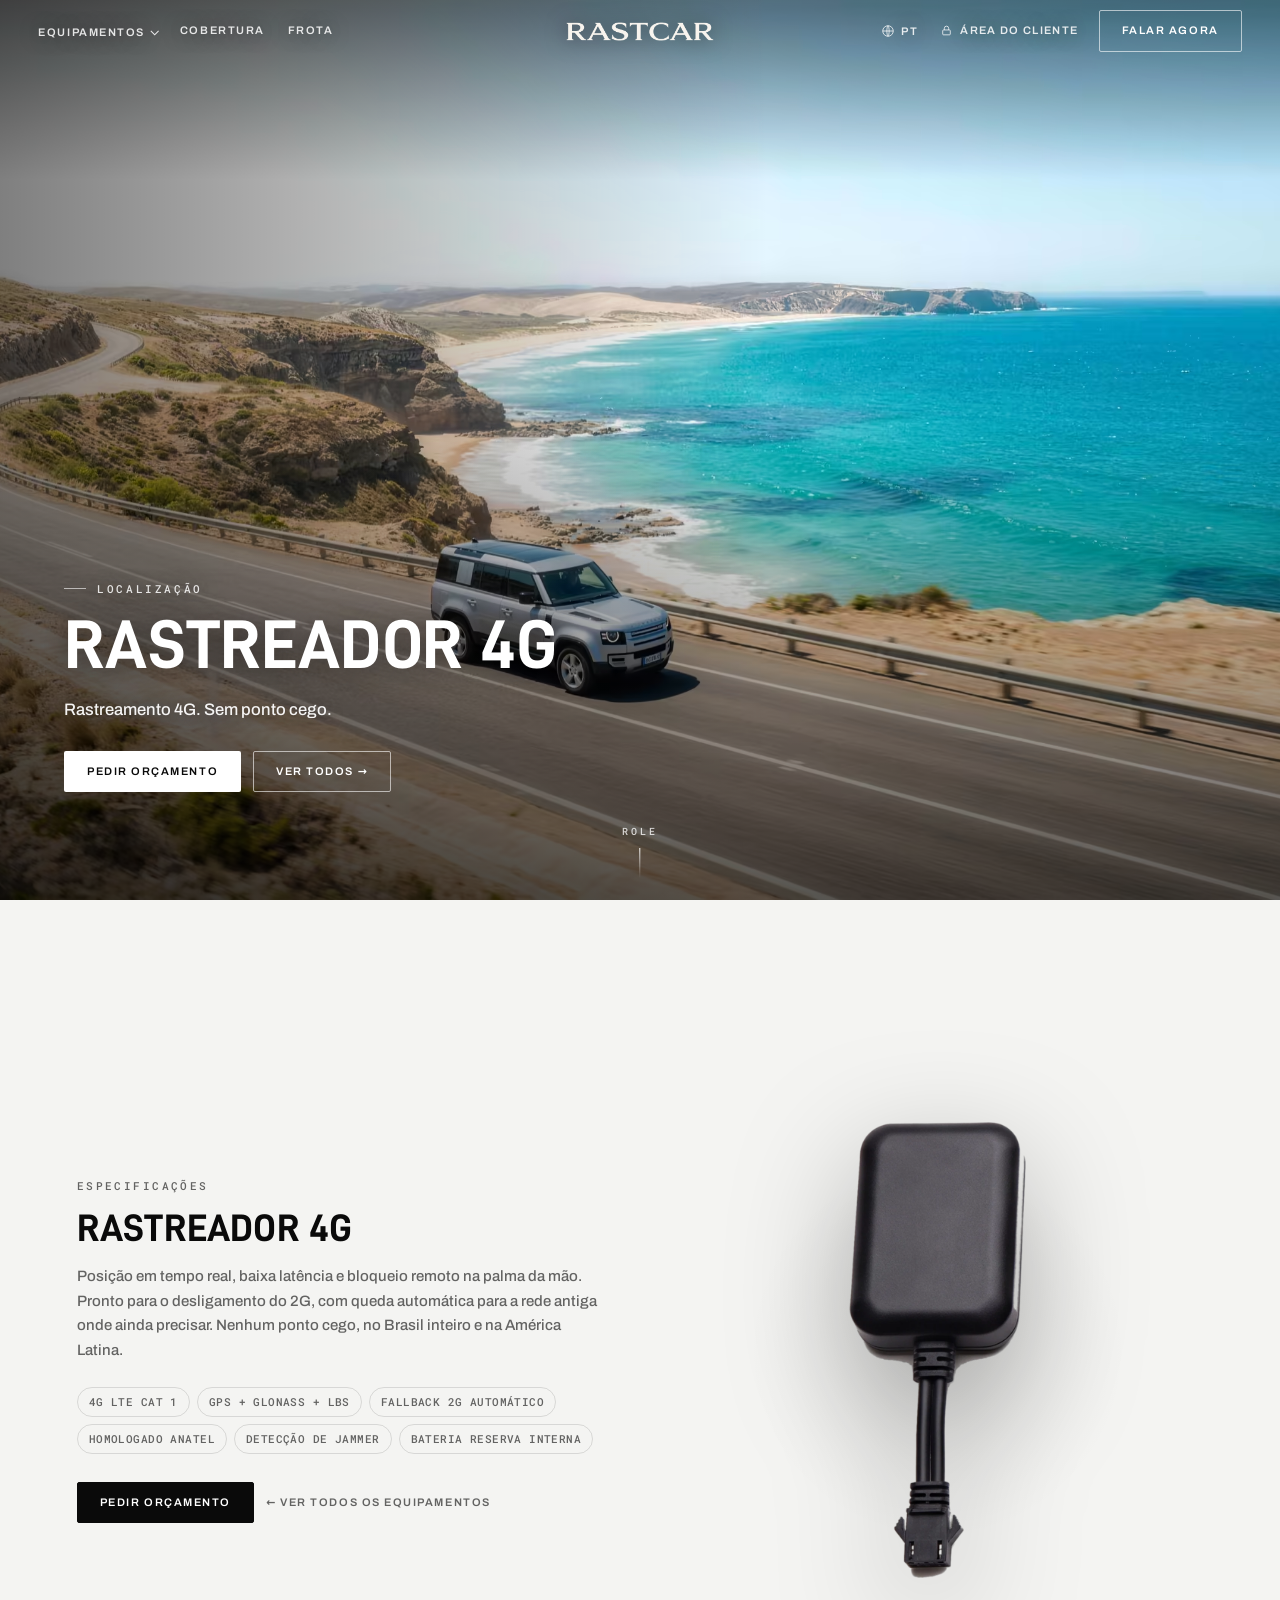
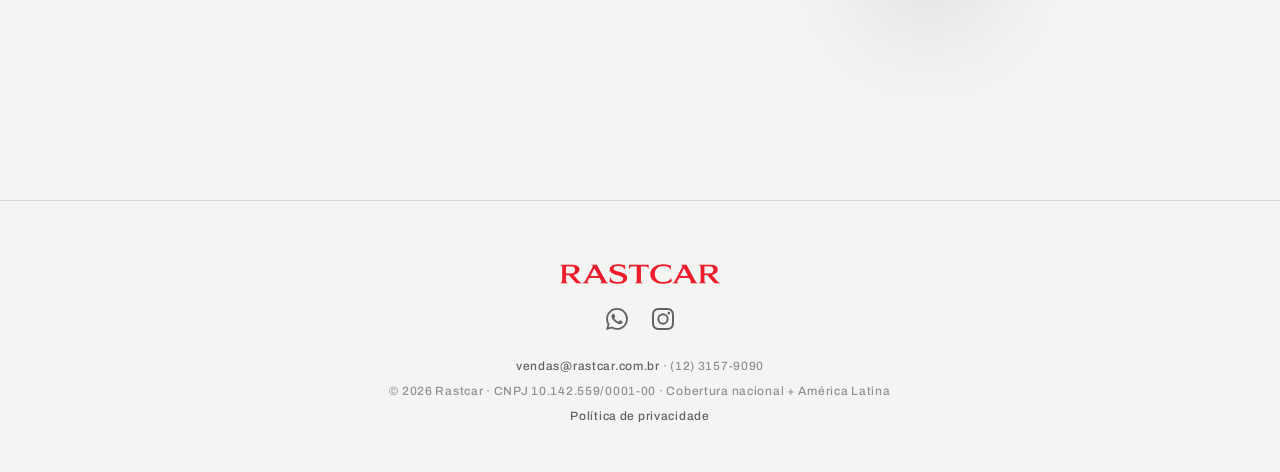
<file: produto.html>
<!DOCTYPE html>
<html lang="pt-BR">
<head>
<meta charset="UTF-8">
<meta name="viewport" content="width=device-width, initial-scale=1.0">
<meta http-equiv="Cache-Control" content="no-store, no-cache, must-revalidate">
<title>RASTCAR · Equipamento</title>
<meta name="description" content="Equipamento Rastcar · página dedicada com tudo sobre o produto.">
<meta name="theme-color" content="#0A0A0A">
<meta property="og:type" content="website">
<meta property="og:site_name" content="Rastcar">
<meta property="og:title" content="Rastcar · Equipamentos">
<meta property="og:description" content="Equipamentos Rastcar com página dedicada para cada um. Rastreamento e segurança veicular desde 2004.">
<meta property="og:image" content="https://www.rastcar.com.br/assets/og-rastcar.jpg">
<meta property="og:image:width" content="1200">
<meta property="og:image:height" content="1200">
<meta property="og:url" content="https://www.rastcar.com.br/produto.html">
<meta property="og:locale" content="pt_BR">
<meta name="twitter:card" content="summary_large_image">
<meta name="twitter:title" content="Rastcar · Equipamentos">
<meta name="twitter:description" content="Equipamentos Rastcar com página dedicada para cada um. Rastreamento e segurança veicular desde 2004.">
<meta name="twitter:image" content="https://www.rastcar.com.br/assets/og-rastcar.jpg">
<link rel="canonical" href="https://www.rastcar.com.br/produto.html">
<link rel="icon" type="image/png" sizes="32x32" href="assets/favicon-32.png">
<link rel="icon" type="image/png" sizes="256x256" href="assets/favicon.png">
<link rel="apple-touch-icon" sizes="180x180" href="assets/favicon-180.png">
<link rel="stylesheet" href="assets/fonts/fonts.css">
<style>
  :root{
    --ink:#0A0A0A;--paper:#F4F4F2;--paper2:#EBEBE8;
    --mut:rgba(10,10,10,.62);--mut2:rgba(10,10,10,.42);--ln:rgba(10,10,10,.12);
    --line:rgba(255,255,255,.16);--soft:rgba(255,255,255,.62);--soft2:rgba(255,255,255,.42);
    --head:'Archivo',system-ui,sans-serif;--title:'D-DIN','D-DIN Exp',system-ui,sans-serif;--mono:'Roboto Mono',ui-monospace,Menlo,monospace;
    --maxw:1340px;--hdr-h:62px;--tsh:0 1px 18px rgba(0,0,0,.55);
  }
  *{margin:0;padding:0;box-sizing:border-box}
  html{scroll-behavior:smooth}
  body{background:var(--paper);color:var(--ink);font-family:var(--head);font-size:16px;font-weight:500;line-height:1.55;text-rendering:optimizeLegibility;overflow-x:hidden}
  a{color:inherit;text-decoration:none}::selection{background:rgba(10,10,10,.16)}img{max-width:100%}

  header#hdr{position:absolute;top:0;left:0;width:100%;z-index:200;height:var(--hdr-h);display:grid;grid-template-columns:1fr auto 1fr;align-items:center;padding:0 clamp(16px,3vw,40px);background:transparent}
  body.nav-open{overflow:hidden}
  .brand{grid-column:2;display:flex;align-items:center;justify-self:center}
  .brand .wm{height:19px;display:block;filter:drop-shadow(0 1px 10px rgba(0,0,0,.5))}
  .nav-left{grid-column:1;justify-self:start;display:flex;align-items:center;gap:clamp(16px,1.8vw,28px)}
  .nav-right{grid-column:3;justify-self:end;display:flex;align-items:center;gap:clamp(14px,1.6vw,22px)}
  .navlink{font-family:var(--head);font-weight:600;font-size:11px;letter-spacing:.14em;text-transform:uppercase;color:rgba(255,255,255,.86);text-shadow:var(--tsh);background:none;border:0;cursor:pointer;transition:color .25s;white-space:nowrap;display:inline-flex;align-items:center;gap:6px}
  .navlink:hover{color:#fff}
  .navlink .chev{width:6px;height:6px;border-right:1.4px solid currentColor;border-bottom:1.4px solid currentColor;transform:rotate(45deg) translateY(-1px)}
  .mega-wrap{position:static}
  .mega{position:absolute;left:0;top:var(--hdr-h);width:100%;background:rgba(10,11,13,.5);-webkit-backdrop-filter:blur(30px) saturate(1.2);backdrop-filter:blur(30px) saturate(1.2);border-top:1px solid var(--line);box-shadow:0 30px 70px rgba(0,0,0,.4);opacity:0;visibility:hidden;transform:translateY(-8px);transition:.26s cubic-bezier(.2,.7,.2,1);z-index:190}
  .mega-wrap:hover .mega,.mega.open{opacity:1;visibility:visible;transform:none}
  .mega-inner{max-width:var(--maxw);margin:0 auto;padding:36px clamp(16px,3vw,40px) 44px;display:grid;grid-template-columns:repeat(2,minmax(0,1fr)) auto;gap:0 clamp(34px,6vw,96px)}
  .mega-col{display:flex;flex-direction:column}
  .mega-h{font-family:var(--mono);font-size:10.5px;letter-spacing:.22em;text-transform:uppercase;color:var(--soft2);margin-bottom:14px}
  .mega-col a{font-family:var(--title);text-transform:uppercase;letter-spacing:.02em;font-size:16px;color:rgba(255,255,255,.8);padding:9px 0;transition:color .18s}
  .mega-col a:hover{color:#fff}
  .mega-end .all{font-family:var(--head);font-size:11px;font-weight:600;letter-spacing:.14em;text-transform:uppercase;color:#fff;margin-top:30px;white-space:nowrap}
  .tagd{display:inline-block;font-family:var(--mono);font-size:9px;font-weight:500;letter-spacing:.18em;text-transform:uppercase;color:#fff;background:#E01E37;padding:3px 7px 2px;border-radius:2px;margin-left:10px;vertical-align:middle}
  [dir="rtl"] .tagd{margin-left:0;margin-right:10px}
  .lang{position:relative}
  .lang-cur{display:flex;align-items:center;gap:6px;background:none;border:0;cursor:pointer;color:rgba(255,255,255,.86);text-shadow:var(--tsh);font-family:var(--head);font-size:11px;font-weight:600;letter-spacing:.12em;text-transform:uppercase;transition:color .25s;padding:6px 2px}
  .lang-cur:hover{color:#fff}.lang-cur svg{width:14px;height:14px;stroke:currentColor;fill:none;stroke-width:1.5}
  .menu-pop{position:absolute;top:calc(100% + 12px);right:0;background:rgba(10,11,13,.5);-webkit-backdrop-filter:blur(28px) saturate(1.2);backdrop-filter:blur(28px) saturate(1.2);border:1px solid var(--line);border-radius:9px;padding:6px;box-shadow:0 18px 50px rgba(0,0,0,.4);opacity:0;visibility:hidden;transform:translateY(-6px);transition:.22s;z-index:210}
  .lang-menu{min-width:152px}.lang.open .lang-menu{opacity:1;visibility:visible;transform:none}
  .menu-pop button,.menu-pop a{display:block;width:100%;background:none;border:0;cursor:pointer;color:rgba(255,255,255,.82);font-family:var(--head);font-size:13px;letter-spacing:.03em;text-align:left;padding:10px 12px;border-radius:6px;transition:.18s}
  .menu-pop button:hover,.menu-pop a:hover{background:rgba(255,255,255,.07);color:#fff}.menu-pop button.active{color:#fff}
  .client-wrap{position:relative}
  .client{display:flex;align-items:center;gap:7px;background:none;border:0;cursor:pointer;font:inherit;color:rgba(255,255,255,.86);text-shadow:var(--tsh);transition:color .3s}
  .client:hover{color:#fff}.client svg{width:13px;height:13px;stroke:currentColor;fill:none;stroke-width:1.6}
  .client span{font-family:var(--head);font-weight:600;font-size:11px;letter-spacing:.12em;text-transform:uppercase}
  .client-menu{min-width:244px}
  .client-wrap.open .client-menu,.client-wrap:hover .client-menu{opacity:1;visibility:visible;transform:none}
  .client-menu .cm-main b{display:block;font-family:var(--head);text-transform:uppercase;letter-spacing:.04em;font-size:12.5px;color:#fff}
  .client-menu .cm-main small{display:block;font-size:12px;color:var(--soft);margin-top:3px}
  .client-menu .cm-label{font-family:var(--mono);font-size:10.5px;letter-spacing:.12em;text-transform:uppercase;color:var(--soft2);padding:13px 12px 5px;border-top:1px solid var(--line);margin-top:5px}
  .btn{font-family:var(--head);font-weight:600;font-size:11px;letter-spacing:.14em;text-transform:uppercase;border:1px solid;padding:11px 22px;border-radius:2px;transition:all .25s;white-space:nowrap;background:transparent;cursor:pointer}
  .btn.light{border-color:rgba(255,255,255,.6);color:#fff}.btn.light:hover{background:#fff;color:var(--ink)}.btn.light.solid{background:#fff;color:var(--ink)}
  .btn.dark{border-color:var(--ink);color:var(--ink)}.btn.dark:hover{background:var(--ink);color:#fff}.btn.dark.solid{background:var(--ink);color:#fff}
  .menu-toggle{display:none;grid-column:3;justify-self:end;background:none;border:0;color:#fff;cursor:pointer;width:24px;height:16px;position:relative;z-index:220;filter:drop-shadow(0 1px 8px rgba(0,0,0,.5))}
  .menu-toggle span{position:absolute;left:0;width:100%;height:2px;background:currentColor;transition:.3s;border-radius:2px}
  /* area de toque de 44x44 (minimo acessivel) sem alterar o visual das barras */
  .menu-toggle::after{content:"";position:absolute;left:50%;top:50%;transform:translate(-50%,-50%);width:44px;height:44px}
  .menu-toggle span:nth-child(1){top:0}.menu-toggle span:nth-child(2){top:7px}.menu-toggle span:nth-child(3){top:14px}

  /* HERO dedicado (full-bleed cinematográfico) */
  .phero{position:relative;height:100vh;height:100svh;min-height:560px;display:flex;align-items:flex-end;padding:0 clamp(20px,5vw,76px);overflow:hidden;color:#fff;background:#0A0A0A}
  .phero .bg{position:absolute;inset:0;z-index:0;background-size:cover;background-position:center;filter:brightness(1.03) saturate(1.03)}
  .phero .veil{position:absolute;inset:0;z-index:1;background:linear-gradient(0deg,rgba(0,0,0,.66),transparent 52%),linear-gradient(90deg,rgba(0,0,0,.5),transparent 60%),linear-gradient(180deg,rgba(0,0,0,.5),transparent 20%)}
  .phero .inner{position:relative;z-index:2;width:100%;max-width:var(--maxw);margin:0 auto;padding-bottom:clamp(60px,12vh,120px)}
  .phero .eyebrow{font-family:var(--mono);font-size:11px;letter-spacing:.24em;text-transform:uppercase;color:rgba(255,255,255,.85);display:flex;align-items:center;gap:11px;margin-bottom:14px;text-shadow:var(--tsh)}
  .phero .eyebrow::before{content:"";width:22px;height:1px;background:rgba(255,255,255,.6)}
  .phero h1{font-family:var(--title);font-weight:700;text-transform:uppercase;letter-spacing:.005em;line-height:1.02;font-size:clamp(34px,5.4vw,74px);text-shadow:0 2px 26px rgba(0,0,0,.45)}
  .phero .lede{font-size:clamp(16px,1.3vw,20px);color:rgba(255,255,255,.94);max-width:46ch;margin-top:16px;text-shadow:0 1px 16px rgba(0,0,0,.5)}
  .phero .cta-row{display:flex;flex-wrap:wrap;gap:12px;margin-top:28px}
  .cue{position:absolute;left:50%;bottom:22px;transform:translateX(-50%);z-index:3;font-family:var(--mono);font-size:9.5px;letter-spacing:.3em;text-transform:uppercase;color:rgba(255,255,255,.78);display:flex;flex-direction:column;align-items:center;gap:8px}
  .cue .ln{width:1px;height:30px;background:linear-gradient(#fff,transparent);animation:cue 2.4s ease-in-out infinite}
  @keyframes cue{0%,100%{opacity:.3;transform:scaleY(.6)}50%{opacity:1;transform:scaleY(1)}}

  /* DETALHE (claro) */
  .pdet{position:relative;min-height:100vh;min-height:100svh;display:grid;grid-template-columns:1fr 1fr;align-items:center;gap:clamp(26px,5vw,72px);padding:clamp(70px,12vh,130px) clamp(20px,6vw,88px);background:var(--paper)}
  .pdet .txt{max-width:560px}
  .pdet .eyebrow{font-family:var(--mono);font-size:11px;letter-spacing:.22em;text-transform:uppercase;color:var(--mut);margin-bottom:14px}
  .pdet h2{font-family:var(--title);font-weight:700;text-transform:uppercase;letter-spacing:.005em;line-height:1.05;font-size:clamp(24px,3vw,40px);margin-bottom:16px}
  .pdet .desc{font-size:clamp(15px,1.1vw,17px);line-height:1.65;color:var(--mut)}
  .pdet .specs{display:flex;flex-wrap:wrap;gap:7px;margin-top:24px}
  .pdet .specs span{font-family:var(--mono);font-size:10.5px;letter-spacing:.04em;text-transform:uppercase;color:var(--mut);border:1px solid var(--ln);border-radius:999px;padding:6px 11px}
  .pdet .cta-row{display:flex;flex-wrap:wrap;gap:12px;margin-top:28px;align-items:center}
  .pdet .back{font-family:var(--head);font-size:11px;font-weight:600;letter-spacing:.14em;text-transform:uppercase;color:var(--mut)}
  .pdet .back:hover{color:var(--ink)}
  .pdet .vis{position:relative;display:flex;align-items:center;justify-content:center;height:100%}
  .pdet .vis::before{content:"";position:absolute;width:76%;aspect-ratio:1;border-radius:50%;background:radial-gradient(circle,rgba(10,10,10,.08),transparent 66%)}
  .pdet .vis img{position:relative;z-index:1;max-height:60vh;max-width:100%;object-fit:contain;filter:drop-shadow(0 36px 60px rgba(0,0,0,.28))}

  /* FOOTER */
  footer{background:var(--paper);color:var(--mut);padding:clamp(48px,7vh,76px) clamp(20px,5vw,72px) 42px;text-align:center;border-top:1px solid var(--ln)}
  .foot-inner{max-width:720px;margin:0 auto;display:flex;flex-direction:column;align-items:center;gap:24px}
  .socials{display:flex;gap:24px;justify-content:center}
  .socials a{color:var(--mut);transition:color .2s}.socials a:hover{color:var(--ink)}.socials svg{width:22px;height:22px;fill:currentColor;display:block}
  .foot-meta{font-size:12px;letter-spacing:.06em;color:var(--mut2);line-height:2.1}
  .foot-meta a{color:var(--mut)}.foot-meta a:hover{color:var(--ink)}
  footer .brand .wm{filter:none}

  [dir="rtl"] .menu-pop{right:auto;left:0}
  @media(max-width:1080px){.nav-left .navlink:not(.mega-trigger){display:none}.nav-right .client span{display:none}}
  @media(max-width:860px){
    .nav-left,.nav-right{display:none}.menu-toggle{display:block}
    nav#mobnav{position:fixed;inset:0;background:rgba(8,9,11,.96);-webkit-backdrop-filter:blur(22px);backdrop-filter:blur(22px);z-index:195;flex-direction:column;justify-content:center;gap:6px;padding:84px 26px 40px;overflow:auto;display:none}
    nav#mobnav.open{display:flex}
    nav#mobnav a,nav#mobnav button{font-family:var(--title);text-transform:uppercase;letter-spacing:.02em;font-size:20px;color:#fff;background:none;border:0;text-align:left;padding:10px 0;border-bottom:1px solid var(--line);cursor:pointer}
    nav#mobnav .mob-lang{display:flex;gap:10px;margin-top:16px}nav#mobnav .mob-lang button{font-size:14px;border:1px solid var(--line);border-radius:999px;padding:7px 15px}
    .pdet{grid-template-columns:1fr;gap:18px}.pdet .vis{order:-1;height:auto}.pdet .vis img{max-height:34vh}
  }
  @media(min-width:861px){nav#mobnav{display:none}}
  @media(max-width:560px){.phero h1{font-size:36px}.pdet h2{font-size:25px}.foot-meta{line-height:2}}

  /* ===== fallbacks p/ navegadores antigos (cross-device) ===== */
  @supports not (aspect-ratio:1/1){.card{height:0;padding-bottom:75%}}
  @supports not ((backdrop-filter:blur(1px)) or (-webkit-backdrop-filter:blur(1px))){.mega,.menu-pop{background:rgba(10,11,13,.95)}nav#mobnav{background:rgba(8,9,11,.98)}}

  /* ===== menu mobile reformulado (pratico, rolavel, ancorado no topo) ===== */
  @media(max-width:860px){
    nav#mobnav{justify-content:flex-start;align-items:stretch;gap:0;padding:calc(var(--hdr-h) + 20px) 26px 40px}
    nav#mobnav a,nav#mobnav>button{font-family:var(--title);text-transform:uppercase;letter-spacing:.02em;font-size:19px;color:#fff;text-align:left;padding:15px 2px;border-bottom:1px solid var(--line);width:100%}
    nav#mobnav .mob-sub{display:flex;flex-direction:column;padding:2px 0 6px}
    nav#mobnav #mobList{display:flex;flex-direction:column}
    nav#mobnav .mob-sub a{font-family:var(--head);font-size:14.5px;letter-spacing:.03em;text-transform:none;color:var(--soft);padding:11px 0 11px 16px;border-bottom:0}
    nav#mobnav .mob-lang{display:flex;gap:9px;margin-top:24px;padding:0;border:0}
    nav#mobnav .mob-lang button{width:auto;font-family:var(--head);font-size:14px;border:1px solid var(--line);border-radius:999px;padding:9px 18px;color:#fff;text-transform:uppercase}
    nav#mobnav .btn{width:100%;text-align:center;margin-top:22px;background:#fff;color:var(--ink);border-color:#fff;font-size:13px;letter-spacing:.14em;padding:16px;border-bottom:1px solid #fff}
  }
  /* hamburguer -> X quando aberto */
  body.nav-open .menu-toggle span:nth-child(1){transform:translateY(7px) rotate(45deg)}
  body.nav-open .menu-toggle span:nth-child(2){opacity:0}
  body.nav-open .menu-toggle span:nth-child(3){transform:translateY(-7px) rotate(-45deg)}
</style>
</head>
<body>

<header id="hdr">
  <nav class="nav-left">
    <div class="mega-wrap">
      <a class="navlink mega-trigger" href="equipamentos.html"><span data-i18n="nav.equip">Equipamentos</span><i class="chev"></i></a>
      <div class="mega" id="mega">
        <div class="mega-inner">
          <div class="mega-col" id="megaList">
            <div class="mega-h" data-i18n="mm.t">Equipamentos Rastcar</div>
          </div>
          <div class="mega-col" id="megaListMore">
            <div class="mega-h" data-i18n="mm.more">Mais equipamentos</div>
          </div>
          <div class="mega-col mega-end"><a class="all" href="equipamentos.html" data-i18n="mm.all">Ver todos →</a></div>
        </div>
      </div>
    </div>
    <a class="navlink" href="index.html#cobertura" data-i18n="nav.coverage">Cobertura</a>
    <a class="navlink" href="index.html#frota" data-i18n="nav.fleet">Frota</a>
  </nav>
  <a class="brand" href="index.html" aria-label="Rastcar"><img class="wm" src="assets/wordmark-white.png" alt="RASTCAR"></a>
  <div class="nav-right">
    <div class="lang" id="lang">
      <button class="lang-cur" type="button" aria-label="Idioma"><svg viewBox="0 0 24 24"><circle cx="12" cy="12" r="9"/><path d="M3 12h18M12 3c2.6 2.5 2.6 15.5 0 18M12 3c-2.6 2.5-2.6 15.5 0 18"/></svg><span id="langCur">PT</span></button>
      <div class="menu-pop lang-menu">
        <button type="button" data-lang="pt">Português</button>
        <button type="button" data-lang="es">Español</button>
        <button type="button" data-lang="en">English</button>
        <button type="button" data-lang="he" lang="he">עברית</button>
      </div>
    </div>
    <div class="client-wrap" id="clientWrap">
      <button class="client" type="button" aria-haspopup="true" title="Área do cliente">
        <svg viewBox="0 0 24 24" aria-hidden="true"><rect x="5" y="11" width="14" height="9" rx="1.5"/><path d="M8 11V8a4 4 0 0 1 8 0v3"/></svg>
        <span data-i18n="nav.client">Área do cliente</span>
      </button>
      <div class="menu-pop client-menu">
        <a class="cm-main" href="https://gps7.com.br/gps7/index.php?c=90" target="_blank" rel="noopener"><b data-i18n="cm.platform">Plataforma de rastreamento</b><small data-i18n="cm.platformS">Acompanhe seu veículo ao vivo</small></a>
        <div class="cm-label" data-i18n="cm.via">2ª via de boleto</div>
        <a href="https://www.sicoob.com.br/web/sicoob/segunda-via-boleto" target="_blank" rel="noopener">Sicoob</a>
        <a href="https://www.sicredi.com.br/segundaviaboleto/" target="_blank" rel="noopener">Sicredi</a>
      </div>
    </div>
    <a class="btn light" id="ctaTop" data-cta-wa href="https://wa.me/551231579090" target="_blank" rel="noopener" data-i18n="nav.cta">Falar agora</a>
  </div>
  <button class="menu-toggle" id="mt" aria-label="Menu"><span></span><span></span><span></span></button>
</header>

<nav id="mobnav"><div id="mobList"></div>
  <a href="index.html#cobertura" data-i18n="nav.coverage">Cobertura</a>
  <a href="index.html#frota" data-i18n="nav.fleet">Frota</a>
  <a href="equipamentos.html" data-i18n="mm.all">Ver todos →</a>
  <a href="https://gps7.com.br/gps7/index.php?c=90" target="_blank" rel="noopener" data-i18n="nav.client">Área do cliente</a>
  <a href="index.html" data-i18n="mm.home">← Início</a>
  <div class="mob-lang"><button type="button" data-lang="pt">PT</button><button type="button" data-lang="es">ES</button><button type="button" data-lang="en">EN</button><button type="button" data-lang="he" lang="he">עב</button></div>
  <a class="btn" data-cta-wa href="https://wa.me/551231579090?text=Quero%20um%20or%C3%A7amento%20da%20Rastcar" target="_blank" rel="noopener" data-i18n="nav.cta">Falar agora</a>
</nav>

<section class="phero" id="top">
  <div class="bg" id="pbg"></div>
  <div class="veil"></div>
  <div class="inner">
    <div class="eyebrow" id="pcat">Localização</div>
    <h1 id="pname">Rastreador 4G</h1>
    <p class="lede" id="phead">Rastreamento 4G. Sem ponto cego.</p>
    <div class="cta-row">
      <a class="btn light solid" id="pcta" data-cta-wa href="#" target="_blank" rel="noopener" data-i18n="p.cta1">Pedir orçamento</a>
      <a class="btn light" href="equipamentos.html" data-i18n="mm.all">Ver todos →</a>
    </div>
  </div>
  <div class="cue"><span data-i18n="eq.cue">Role</span><span class="ln"></span></div>
</section>

<section class="pdet" id="det">
  <div class="txt">
    <div class="eyebrow" data-i18n="pdet.spec">Especificações</div>
    <h2 id="pdh">Tudo dedicado a este equipamento</h2>
    <p class="desc" id="pdesc"></p>
    <div class="specs" id="pspecs"></div>
    <div class="cta-row">
      <a class="btn dark solid" id="pcta2" data-cta-wa href="#" target="_blank" rel="noopener" data-i18n="p.cta1">Pedir orçamento</a>
      <a class="back" href="equipamentos.html" data-i18n="pdet.back">← Ver todos os equipamentos</a>
    </div>
  </div>
  <div class="vis"><img id="ppng" src="assets/equip/cut/01-rastreador-4g-1400.webp" alt="" decoding="async"></div>
</section>

<footer>
  <div class="foot-inner">
    <a class="brand" href="index.html" aria-label="Rastcar"><img class="wm" src="assets/wordmark-red.png" alt="RASTCAR" style="height:20px"></a>
    <div class="socials">
      <a href="https://wa.me/551231579090" target="_blank" rel="noopener" aria-label="WhatsApp"><svg viewBox="0 0 24 24"><path d="M17.472 14.382c-.297-.149-1.758-.867-2.03-.967-.273-.099-.471-.148-.67.15-.197.297-.767.966-.94 1.164-.173.199-.347.223-.644.075-.297-.15-1.255-.463-2.39-1.475-.883-.788-1.48-1.761-1.653-2.059-.173-.297-.018-.458.13-.606.134-.133.298-.347.446-.52.149-.174.198-.298.298-.497.099-.198.05-.371-.025-.52-.075-.149-.669-1.612-.916-2.207-.242-.579-.487-.5-.669-.51-.173-.008-.371-.01-.57-.01-.198 0-.52.074-.792.372-.272.297-1.04 1.016-1.04 2.479 0 1.462 1.065 2.875 1.213 3.074.149.198 2.096 3.2 5.077 4.487.709.306 1.262.489 1.694.625.712.227 1.36.195 1.871.118.571-.085 1.758-.719 2.006-1.413.248-.694.248-1.289.173-1.413-.074-.124-.272-.198-.57-.347m-5.421 7.403h-.004a9.87 9.87 0 01-5.031-1.378l-.361-.214-3.741.982.998-3.648-.235-.374a9.86 9.86 0 01-1.51-5.26c.001-5.45 4.436-9.884 9.888-9.884 2.64 0 5.122 1.03 6.988 2.898a9.825 9.825 0 012.893 6.994c-.003 5.45-4.437 9.884-9.885 9.884m8.413-18.297A11.815 11.815 0 0012.05 0C5.495 0 .16 5.335.157 11.892c0 2.096.547 4.142 1.588 5.945L.057 24l6.305-1.654a11.882 11.882 0 005.683 1.448h.005c6.554 0 11.89-5.335 11.893-11.893A11.821 11.821 0 0020.485 3.488"/></svg></a>
      <a href="https://www.instagram.com/rastcarbrasil/" target="_blank" rel="noopener" aria-label="Instagram"><svg viewBox="0 0 24 24"><path d="M12 2.163c3.204 0 3.584.012 4.85.07 3.252.148 4.771 1.691 4.919 4.919.058 1.265.069 1.645.069 4.849 0 3.205-.012 3.584-.069 4.849-.149 3.225-1.664 4.771-4.919 4.919-1.266.058-1.644.07-4.85.07-3.204 0-3.584-.012-4.849-.07-3.26-.149-4.771-1.699-4.919-4.92-.058-1.265-.07-1.644-.07-4.849 0-3.204.013-3.583.07-4.849.149-3.227 1.664-4.771 4.919-4.919 1.266-.057 1.645-.069 4.849-.069zM12 0C8.741 0 8.333.014 7.053.072 2.695.272.273 2.69.073 7.052.014 8.333 0 8.741 0 12c0 3.259.014 3.668.072 4.948.2 4.358 2.618 6.78 6.98 6.98C8.333 23.986 8.741 24 12 24c3.259 0 3.668-.014 4.948-.072 4.354-.2 6.782-2.618 6.979-6.98.059-1.28.073-1.689.073-4.948 0-3.259-.014-3.667-.072-4.947-.196-4.354-2.617-6.78-6.979-6.98C15.668.014 15.259 0 12 0zm0 5.838a6.162 6.162 0 100 12.324 6.162 6.162 0 000-12.324zM12 16a4 4 0 110-8 4 4 0 010 8zm6.406-11.845a1.44 1.44 0 100 2.881 1.44 1.44 0 000-2.881z"/></svg></a>
    </div>
    <div class="foot-meta">
      <a href="mailto:vendas@rastcar.com.br">vendas@rastcar.com.br</a> · (12) 3157-9090<br>
      © 2026 Rastcar · CNPJ 10.142.559/0001-00 · <span data-i18n="f.cob">Cobertura nacional + América Latina</span><br>
      <a href="privacidade.html" data-i18n="f.priv">Política de privacidade</a>
    </div>
  </div>
</footer>

<script>
  // ---------- catálogo de produtos destaque ----------
  const P={
    inteligencia:{cat:"Inteligência e operação",name:"Rastcar Inteligência",head:"O estudo completo da frota, pronto todo mês.",bg:"assets/cine/eq-inteligencia-hero.jpg",png:null,
      desc:"Mais de 40 relatórios contam a história da sua frota. Estudar tudo e montar um resumo todo mês vale a pena, mas consome horas de quem decide. O Rastcar Inteligência entrega esse estudo pronto: relatório executivo mensal, completo e profissional, de toda a frota. Quanto cada veículo rodou por dia, quantos dias ficou parado, ranking da operação, tempo ocioso e seu custo estimado, alertas por período do dia, revisão preventiva pela quilometragem, cobertura de sinal, score de comportamento e onde a sua frota está diante de outras do mesmo porte. Tudo comparado com o mês anterior e fechado com um plano do que fazer no mês seguinte. Chega todo mês por link, no WhatsApp e no e-mail, pronto para reunião e decisão. Serviço à parte, contratado como complemento do rastreamento.",
      specs:["Relatório executivo mensal","Toda a frota, veículo a veículo","Km por dia · dias rodados","Sua frota vs o mercado","Score de comportamento","Tempo ocioso · custo estimado","Alertas por período do dia","Revisão pela quilometragem","Comparação com o mês anterior","Plano do mês seguinte","Link no WhatsApp e no e-mail","Serviço à parte"],wa:"Quero o relatório Rastcar Inteligência para a minha frota"},
    rastreador:{cat:"Localização",name:"Rastreador 4G",head:"Rastreamento 4G. Sem ponto cego.",bg:"assets/cine/eq-rastreador.jpg",png:"assets/equip/cut/01-rastreador-4g.png",
      desc:"Posição em tempo real, baixa latência e bloqueio remoto na palma da mão. Pronto para o desligamento do 2G, com queda automática para a rede antiga onde ainda precisar. Nenhum ponto cego, no Brasil inteiro e na América Latina.",
      specs:["4G LTE Cat 1","GPS + GLONASS + LBS","Fallback 2G automático","Homologado Anatel","Detecção de jammer","Bateria reserva interna"],wa:"Quero o rastreador 4G da Rastcar"},
    camera:{cat:"Carga e frota",name:"Câmera com IA",head:"Avisa antes do acidente.",bg:"assets/cine/eq-camera.jpg",png:"assets/equip/cut/11-camera-ia.png",
      desc:"O DMS detecta fadiga, sonolência, distração e uso de celular e alerta o motorista em tempo real, antes do acidente. O ADAS antecipa colisão frontal e saída de faixa. Evento crítico vira clipe automático na nuvem: a prova que inocenta o seu motorista quando o culpado é o outro. Alguns modelos já vêm com rastreador integrado: câmera e localização no mesmo equipamento.",
      specs:["DMS fadiga e distração","ADAS colisão e faixa","Dupla câmera via e cabine","Clipes em nuvem","Alerta sonoro em cabine","4G integrado","Modelos com rastreador integrado"],wa:"Quero a câmera com IA da Rastcar"},
    satelital:{cat:"Localização",name:"Rastreador satelital",head:"O bloqueador de celular não derruba a transmissão.",bg:"assets/cine/eq-satelital.jpg",png:"assets/equip/cut/13-satelital.png",
      desc:"O rastreador comum transmite pela rede de telefonia, e é exatamente por isso que o criminoso carrega um bloqueador: o jammer abafa o sinal de celular e o veículo some do mapa. O satelital não passa por aí. Ele fala direto com o satélite, sem depender de antena de operadora, e por isso continua transmitindo onde o bloqueador age e onde a torre nunca existiu: alto mar, estrada sem cobertura, mina, lavoura, fronteira. A comunicação é feita pela rede Globalstar, que transmite a cada 2 minutos no padrão, e o intervalo é configurável conforme a operação. É o equipamento que gerenciadora de risco costuma exigir em carga de alto valor, e a redundância que mantém a frota visível quando a rede cai. O normal é ele trabalhar junto do rastreador 4G, não no lugar dele: o 4G entrega posição contínua no dia a dia, o satelital garante que sempre exista um caminho de volta.",
      specs:["Rede Globalstar","Transmissão a cada 2 minutos, configurável","Não depende de rede de telefonia","O bloqueador de celular não derruba o enlace","Alto mar, mina, lavoura e estrada sem torre","Trabalha junto do rastreador 4G, como redundância","Mesma plataforma e central 24 horas"],wa:"Quero o rastreador satelital da Rastcar"},
    isca:{cat:"Localização",name:"Isca oculta",head:"Sempre transmitindo.",bg:"assets/cine/eq-isca.jpg",png:"assets/equip/cut/04-isca.png",
      desc:"Sua segunda linha de defesa. Arrancaram o rastreador principal? A isca continua transmitindo, escondida onde ninguém procura. É a peça que mais recupera veículo depois do roubo. Podemos fornecer modelos de isca com bateria própria de longa duração, independente da elétrica do veículo.",
      specs:["Transmissão por evento","Instalação oculta","Modelos com bateria própria","Independente da elétrica"],wa:"Quero a isca oculta da Rastcar"},
    panico:{cat:"Controle e resposta",name:"Botão de pânico",head:"Um toque, e a central assume.",bg:"assets/cine/eq-panico.jpg",png:"assets/equip/cut/05-panico.png",
      desc:"Um botão bem pequeno e discreto. Ao toque, dispara alerta imediato para a central 24 horas: nesse instante a central assume o monitoramento ao vivo do veículo e segue o protocolo de emergência. Socorro a um botão de distância, para o motorista e para a família.",
      specs:["Bem pequeno e discreto","Alerta instantâneo","Protocolo SOS 24h","Com ou sem fio"],wa:"Quero o botão de pânico da Rastcar"},
    trava:{cat:"Carga e frota",name:"Trava de baú",head:"O baú destrava por dentro da cabine.",bg:"assets/cine/eq-trava.jpg",png:"assets/equip/cut/09-tic-tac.png",
      desc:"Um botão 'Tic Tac' instalado na cabine, junto do motorista. Ele move para cima ou para baixo e destrava o baú lá atrás, na hora. Sem celular e sem central no meio: o controle da carga fica na mão de quem está dirigindo, simples e imediato.",
      specs:["Botão Tic Tac na cabine","Move para cima ou para baixo","Destrava o baú atrás","Operado pelo motorista","Sem depender de celular"],wa:"Quero a trava de baú Tic Tac da Rastcar"},
    teclado:{cat:"Controle e resposta",name:"Teclado e identificação",head:"Você sabe quem dirigiu cada quilômetro.",bg:"assets/cine/eq-teclado.jpg",png:"assets/equip/cut/06-teclado.png",
      desc:"Cada motorista recebe o seu cartão de identificação RFID. Sem encostar o cartão cadastrado, o veículo não dá partida: nada de carro rodando sem dono. A partir daí, toda a telemetria passa a ter nome, base objetiva para ranking de condução, bonificação e responsabilização em multas e sinistros. O teclado de cabine completa o conjunto, com mensageria direta entre central e motorista.",
      specs:["Cartão RFID por motorista","Sem cartão, sem partida","Vincula telemetria ao condutor","Mensageria cabine-central","Motoristas ilimitados"],wa:"Quero o teclado e cartão de identificação da Rastcar"},
    "sensor-porta":{cat:"Carga e frota",name:"Sensor de porta",head:"Toda abertura vira alerta.",bg:"assets/cine/eq-sensorporta.jpg",png:null,
      desc:"Avisa na hora quando a porta ou o baú abre fora do previsto, em parada não autorizada. Cruza com a cerca virtual e guarda o histórico completo de aberturas por viagem. Sensor simples, robusto, com ganho enorme de visibilidade.",
      specs:["Sensor magnético","Alerta em tempo real","Cruza com geofence","Histórico por viagem","Baixo custo"],wa:"Quero o sensor de porta da Rastcar"},
    temperatura:{cat:"Carga e frota",name:"Sensor de temperatura",head:"Carga fria sob controle.",bg:"assets/cine/eq-temperatura.jpg",png:null,
      desc:"Temperatura do baú refrigerado monitorada em tempo real, com alerta imediato quando sai da faixa segura. Registro contínuo que comprova a conformidade ao cliente e à fiscalização, sem planilha manual. Para cadeia fria crítica, conectamos você a um monitoramento especializado.",
      specs:["Sensor de temperatura","Alerta fora de faixa","Registro contínuo","Multissonda por compartimento","Integra ao rastreador"],wa:"Quero o sensor de temperatura da Rastcar"},
    telemetria:{cat:"Carga e frota",name:"Telemetria",head:"Os dados viram decisão.",bg:"assets/cine/eq-telemetria.jpg",png:null,
      desc:"Leitura direta do barramento: rotação, horímetro, velocidade e consumo médio em km/l para enxergar a eficiência real da frota. Comportamento de condução medido com precisão, manutenção guiada pelo uso real e não por chute. A frota deixa de ser custo opaco e vira dados acionáveis.",
      specs:["Leitura direta do barramento","km/l e horímetro","Frenagem e aceleração","Excesso de velocidade","Manutenção por uso real"],wa:"Quero telemetria de frota da Rastcar"},
    central:{cat:"Inteligência e operação",name:"Central 24h",head:"Pessoas de verdade vigiando, dia e noite.",bg:"assets/cine/eq-central.jpg",png:null,
      desc:"Operadores acompanhando alertas críticos 24 horas por dia, todos os dias. Protocolo de pronta resposta no roubo: bloqueio, rastreamento ao vivo e acionamento de apoio para recuperar o veículo. Cobertura nacional e na América Latina, sustentada por mais de 20 anos desde 2004.",
      specs:["24h / 7 dias","Pronta resposta a roubo","Protocolo de pânico","Brasil e América Latina","Desde 2004"],wa:"Quero falar com a central 24h da Rastcar"},
    app:{cat:"Inteligência e operação",name:"App e plataforma",head:"Sua frota inteira na palma da mão.",bg:"assets/cine/eq-app.jpg",png:null,
      desc:"Veja onde está cada veículo agora, com histórico de trajeto e velocidade, direto do celular ou do computador. Bloqueie, crie cerca virtual e acione o pânico sem sair da tela. Mais de 40 relatórios prontos, push instantâneo a cada evento e o mapa ao vivo de toda a operação, no Brasil inteiro e na América Latina.",
      specs:["iOS e Android","Mapa ao vivo","40+ relatórios","Push de eventos","Cerca virtual","Multiusuário e multiveículo"],wa:"Quero conhecer o app e a plataforma da Rastcar"}
  };
  let curLang=localStorage.getItem('rc_lang')||'pt';
  const LOC={
   es:{
    inteligencia:{cat:"Inteligencia y operación",name:"Rastcar Inteligencia",head:"El estudio completo de la flota, listo cada mes.",desc:"Más de 40 informes cuentan la historia de tu flota. Estudiarlos todos y armar un resumen cada mes vale la pena, pero consume horas de quien decide. Rastcar Inteligencia entrega ese estudio listo: informe ejecutivo mensual, completo y profesional, de toda la flota. Cuánto rodó cada vehículo por día, cuántos días estuvo detenido, ranking de la operación, tiempo ocioso y su costo estimado, alertas por período del día, revisión preventiva por kilometraje, cobertura de señal, score de comportamiento y dónde está tu flota frente a otras del mismo porte. Todo comparado con el mes anterior y cerrado con un plan de qué hacer en el mes siguiente. Llega cada mes por link, en WhatsApp y en el correo, listo para la reunión y la decisión. Servicio aparte, contratado como complemento del rastreo.",specs:["Informe ejecutivo mensual","Toda la flota, vehículo a vehículo","Km por día · días rodados","Tu flota vs el mercado","Score de comportamiento","Tiempo ocioso · costo estimado","Alertas por período del día","Revisión por kilometraje","Comparación con el mes anterior","Plan del mes siguiente","Link en WhatsApp y en el correo","Servicio aparte"]},
    rastreador:{cat:"Localización",name:"Rastreador 4G",head:"Rastreo 4G. Sin punto ciego.",desc:"Posición en tiempo real, baja latencia y bloqueo remoto en la palma de la mano. Listo para el apagado del 2G, con caída automática a la red antigua donde aún haga falta. Ningún punto ciego, en Brasil y en toda América Latina.",specs:["4G LTE Cat 1","GPS + GLONASS + LBS","Fallback 2G automático","Homologado Anatel","Detección de jammer","Batería de respaldo interna"]},
    camera:{cat:"Carga y flota",name:"Cámara con IA",head:"Avisa antes del accidente.",desc:"El DMS detecta fatiga, somnolencia, distracción y uso del celular y alerta al conductor en tiempo real, antes del accidente. El ADAS anticipa colisión frontal y salida de carril. Cada evento crítico se convierte en un clip automático en la nube: la prueba que defiende a tu conductor cuando el culpable es el otro. Algunos modelos ya vienen con rastreador integrado: cámara y localización en el mismo equipo.",specs:["DMS fatiga y distracción","ADAS colisión y carril","Cámara doble vía y cabina","Clips en la nube","Alerta sonora en cabina","4G integrado","Modelos con rastreador integrado"]},
    satelital:{cat:"Localización",name:"Rastreador satelital",head:"El inhibidor de celular no derriba la transmisión.",desc:"El rastreador común transmite por la red de telefonía, y justamente por eso el delincuente lleva un inhibidor: el jammer ahoga la señal de celular y el vehículo desaparece del mapa. El satelital no pasa por ahí. Habla directo con el satélite, sin depender de antena de operadora, y por eso sigue transmitiendo donde el inhibidor actúa y donde la torre nunca existió: alta mar, carretera sin cobertura, mina, campo, frontera. La comunicación se hace por la red Globalstar, que transmite cada 2 minutos por defecto, y el intervalo es configurable según la operación. Es el equipo que la gerenciadora de riesgo suele exigir en carga de alto valor, y la redundancia que mantiene la flota visible cuando la red cae. Lo normal es que trabaje junto al rastreador 4G, no en su lugar: el 4G entrega posición continua en el día a día, el satelital garantiza que siempre exista un camino de vuelta.",specs:["Red Globalstar","Transmisión cada 2 minutos, configurable","No depende de red de telefonía","El inhibidor de celular no derriba el enlace","Alta mar, mina, campo y carretera sin torre","Trabaja junto al rastreador 4G, como redundancia","Misma plataforma y central 24 horas"]},
    isca:{cat:"Localización",name:"Baliza oculta",head:"Siempre transmitiendo.",desc:"Tu segunda línea de defensa. Arrancaron el rastreador principal? La baliza sigue transmitiendo, escondida donde nadie busca. Es la pieza que más recupera vehículos después del robo. Podemos ofrecer modelos de baliza con batería propia de larga duración, independiente de la eléctrica del vehículo.",specs:["Transmisión por evento","Instalación oculta","Modelos con batería propia","Independiente de la eléctrica"]},
    panico:{cat:"Control y respuesta",name:"Botón de pánico",head:"Un toque, y la central asume.",desc:"Un botón muy pequeño y discreto. Al toque, dispara una alerta inmediata a la central 24 horas: en ese instante la central asume el monitoreo en vivo del vehículo y sigue el protocolo de emergencia. Auxilio a un botón de distancia, para el conductor y para la familia.",specs:["Muy pequeño y discreto","Alerta instantánea","Protocolo SOS 24h","Con o sin cable"]},
    trava:{cat:"Carga y flota",name:"Traba de baúl",head:"El baúl se destraba desde la cabina.",desc:"Un botón Tic Tac instalado en la cabina, junto al conductor. Lo mueve hacia arriba o hacia abajo y destraba el baúl de atrás, al instante. Sin celular y sin central de por medio: el control de la carga queda en manos de quien conduce, simple e inmediato.",specs:["Botón Tic Tac en la cabina","Mueve arriba o abajo","Destraba el baúl atrás","Operado por el conductor","Sin depender del celular"]},
    teclado:{cat:"Control y respuesta",name:"Teclado e identificación",head:"Sabes quién condujo cada kilómetro.",desc:"Cada conductor recibe su tarjeta de identificación RFID. Sin acercar la tarjeta registrada, el vehículo no arranca: nada de autos rodando sin dueño. A partir de ahí, toda la telemetría tiene nombre, base objetiva para ranking de conducción, bonificación y responsabilización en multas y siniestros. El teclado de cabina completa el conjunto, con mensajería directa entre central y conductor.",specs:["Tarjeta RFID por conductor","Sin tarjeta, no arranca","Vincula la telemetría al conductor","Mensajería cabina-central","Conductores ilimitados"]},
    "sensor-porta":{cat:"Carga y flota",name:"Sensor de puerta",head:"Toda apertura se vuelve alerta.",desc:"Avisa al instante cuando la puerta o el baúl se abre fuera de lo previsto, en una parada no autorizada. Cruza con la cerca virtual y guarda el historial completo de aperturas por viaje. Sensor simple, robusto, con enorme ganancia de visibilidad.",specs:["Sensor magnético","Alerta en tiempo real","Cruza con geocerca","Historial por viaje","Bajo costo"]},
    temperatura:{cat:"Carga y flota",name:"Sensor de temperatura",head:"Carga fría bajo control.",desc:"Temperatura del baúl refrigerado monitoreada en tiempo real, con alerta inmediata cuando sale del rango seguro. Registro continuo que comprueba el cumplimiento ante el cliente y la fiscalización, sin planilla manual. Para cadena fría crítica, te conectamos a un monitoreo especializado.",specs:["Sensor de temperatura","Alerta fuera de rango","Registro continuo","Multisonda por compartimento","Integra al rastreador"]},
    telemetria:{cat:"Carga y flota",name:"Telemetría",head:"Los datos se vuelven decisión.",desc:"Lectura directa del bus del vehículo: revoluciones, horímetro, velocidad y consumo medio en km/l para ver la eficiencia real de la flota. Comportamiento de conducción medido con precisión, mantenimiento guiado por el uso real y no por suposición. La flota deja de ser un costo opaco y se vuelve datos accionables.",specs:["Lectura directa del bus","km/l y horímetro","Frenado y aceleración","Exceso de velocidad","Mantenimiento por uso real"]},
    app:{cat:"Inteligencia y operación",name:"App y plataforma",head:"Toda tu flota en la palma de la mano.",desc:"Ve dónde está cada vehículo ahora, con historial de trayecto y velocidad, desde el celular o la computadora. Bloquea, crea cerca virtual y acciona el pánico sin salir de la pantalla. Más de 40 informes listos, push instantáneo en cada evento y el mapa en vivo de toda la operación, en Brasil y en toda América Latina.",specs:["iOS y Android","Mapa en vivo","40+ informes","Push de eventos","Cerca virtual","Multiusuario y multivehículo"]},
    central:{cat:"Inteligencia y operación",name:"Central 24h",head:"Personas de verdad vigilando, día y noche.",desc:"Operadores siguiendo alertas críticas 24 horas al día, todos los días. Protocolo de pronta respuesta ante el robo: bloqueo, rastreo en vivo y activación de apoyo para recuperar el vehículo. Cobertura nacional y en América Latina, sostenida por más de 20 años desde 2004.",specs:["24h / 7 días","Pronta respuesta ante robo","Protocolo de pánico","Brasil y América Latina","Desde 2004"]}
   },
   en:{
    inteligencia:{cat:"Intelligence & operations",name:"Rastcar Intelligence",head:"The full fleet study, ready every month.",desc:"More than 40 reports tell the story of your fleet. Reading them all and building a summary every month is worth it, but it takes hours from whoever decides. Rastcar Intelligence delivers that study ready: a complete, professional monthly executive report of the whole fleet. How far each vehicle ran per day, how many days it sat still, fleet ranking, idle time and its estimated cost, alerts by time of day, preventive service by mileage, signal coverage, a behavior score and where your fleet stands against others of the same size. All of it compared with the previous month and closed with a plan for the month ahead. It arrives every month as a link, on WhatsApp and by email, ready for the meeting and the decision. A separate service, contracted on top of tracking.",specs:["Monthly executive report","Whole fleet, vehicle by vehicle","Km per day · days on the road","Your fleet vs the market","Behavior score","Idle time · estimated cost","Alerts by time of day","Service by mileage","Compared with last month","Plan for the month ahead","Link on WhatsApp and by email","Sold separately"]},
    rastreador:{cat:"Location",name:"4G Tracker",head:"4G tracking. No blind spot.",desc:"Real time position, low latency and remote immobilization in the palm of your hand. Ready for the 2G shutdown, with automatic fallback to the old network where still needed. No blind spots, across Brazil and Latin America.",specs:["4G LTE Cat 1","GPS + GLONASS + LBS","Automatic 2G fallback","Anatel certified","Jammer detection","Internal backup battery"]},
    camera:{cat:"Cargo & fleet",name:"AI Camera",head:"Warns before the crash.",desc:"The DMS detects fatigue, drowsiness, distraction and phone use and alerts the driver in real time, before the crash. The ADAS anticipates forward collision and lane departure. Every critical event becomes an automatic cloud clip: the proof that clears your driver when the other one is at fault. Some models already come with an integrated tracker: camera and location in one device.",specs:["DMS fatigue & distraction","ADAS collision & lane","Dual road and cabin camera","Cloud clips","In cabin audio alert","4G integrated","Models with built in tracker"]},
    satelital:{cat:"Location",name:"Satellite tracker",head:"A cellular jammer cannot bring the link down.",desc:"An ordinary tracker transmits over the cellular network, and that is exactly why thieves carry a jammer: it drowns the cellular signal and the vehicle vanishes from the map. The satellite tracker does not go that way. It talks straight to the satellite, with no dependence on a carrier tower, so it keeps transmitting where the jammer operates and where the tower never existed: open sea, highways with no coverage, mines, farmland, border regions. Communication runs over the Globalstar network, transmitting every 2 minutes by default, with a configurable interval to match the operation. It is the device risk managers typically require for high value cargo, and the redundancy that keeps the fleet visible when the network drops. It normally works alongside the 4G tracker rather than replacing it: 4G delivers continuous position day to day, satellite guarantees there is always a way back.",specs:["Globalstar network","Transmits every 2 minutes, configurable","No dependence on cellular networks","A cellular jammer cannot drop the link","Open sea, mines, farmland and untowered roads","Works alongside the 4G tracker, as redundancy","Same platform and 24 hour control center"]},
    isca:{cat:"Location",name:"Hidden beacon",head:"Always transmitting.",desc:"Your second line of defense. They ripped out the main tracker? The beacon keeps transmitting, hidden where no one looks. It is the part that recovers the most vehicles after a theft. We can supply beacon models with their own long life battery, independent of the vehicle electrics.",specs:["Transmits on event","Hidden install","Models with own battery","Independent of vehicle power"]},
    panico:{cat:"Control & response",name:"Panic button",head:"One tap, and the center takes over.",desc:"A very small, discreet button. On tap, it fires an immediate alert to the 24h control center: at that instant the center takes over live monitoring of the vehicle and follows the emergency protocol. Help one button away, for the driver and the family.",specs:["Very small & discreet","Instant alert","24h SOS protocol","Wired or wireless"]},
    trava:{cat:"Cargo & fleet",name:"Cargo lock",head:"The box unlocks from the cab.",desc:"A Tic Tac button fitted in the cab, next to the driver. They move it up or down and the rear cargo box unlocks, instantly. No phone and no control center in between: control of the cargo stays with whoever is driving, simple and immediate.",specs:["Tic Tac button in the cab","Move up or down","Unlocks the rear box","Driver operated","No phone needed"]},
    teclado:{cat:"Control & response",name:"Keypad & ID",head:"You know who drove every mile.",desc:"Each driver gets their own RFID ID card. Without tapping the registered card, the vehicle will not start: no cars running with no owner. From then on, all telemetry has a name, an objective basis for driver scoring, bonuses and accountability for fines and claims. The cab keypad completes the set, with direct messaging between center and driver.",specs:["RFID card per driver","No card, no start","Links telemetry to the driver","Cab to center messaging","Unlimited drivers"]},
    "sensor-porta":{cat:"Cargo & fleet",name:"Door sensor",head:"Every opening becomes an alert.",desc:"It warns instantly when the door or cargo box opens off plan, at an unauthorized stop. It cross checks with the geofence and keeps the full history of openings per trip. A simple, robust sensor with a huge gain in visibility.",specs:["Magnetic sensor","Real time alert","Cross checks geofence","History per trip","Low cost"]},
    temperatura:{cat:"Cargo & fleet",name:"Temperature sensor",head:"Cold cargo under control.",desc:"Refrigerated box temperature monitored in real time, with an immediate alert when it leaves the safe range. Continuous logging that proves compliance to the client and to inspection, with no manual spreadsheet. For critical cold chain, we connect you to specialized monitoring.",specs:["Temperature sensor","Out of range alert","Continuous logging","Multi probe per compartment","Integrates with the tracker"]},
    telemetria:{cat:"Cargo & fleet",name:"Telemetry",head:"Data turns into decision.",desc:"Direct reading from the vehicle bus: rpm, hour meter, speed and average km/l to see the real efficiency of the fleet. Driving behavior measured precisely, maintenance guided by real use and not by guesswork. The fleet stops being an opaque cost and becomes actionable data.",specs:["Direct bus reading","km/l & hour meter","Braking & acceleration","Speeding","Maintenance by real use"]},
    app:{cat:"Intelligence & operations",name:"App & platform",head:"Your whole fleet in your hand.",desc:"See where each vehicle is now, with route and speed history, from phone or computer. Immobilize, create a geofence and trigger panic without leaving the screen. Over 40 ready reports, instant push on every event and the live map of the whole operation, across Brazil and Latin America.",specs:["iOS & Android","Live map","40+ reports","Event push","Geofence","Multi-user & multi-vehicle"]},
    central:{cat:"Intelligence & operations",name:"24h center",head:"Real people watching, day and night.",desc:"Operators tracking critical alerts 24 hours a day, every day. Rapid-response protocol on theft: immobilization, live tracking and dispatch of support to recover the vehicle. Nationwide coverage plus Latin America, backed by over 20 years since 2004.",specs:["24h / 7 days","Rapid theft response","Panic protocol","Brazil & Latin America","Since 2004"]}
   },
   he:{
    inteligencia:{cat:"מודיעין ותפעול",name:"Rastcar Intelligence",head:"המחקר המלא של הצי, מוכן כל חודש.",desc:"יותר מ-40 דוחות מספרים את הסיפור של הצי שלכם. לקרוא את כולם ולבנות סיכום כל חודש משתלם, אבל גוזל שעות ממי שמחליט. Rastcar Intelligence מספק את המחקר הזה מוכן: דוח מנהלים חודשי, מלא ומקצועי, של כל הצי. כמה כל רכב נסע בכל יום, כמה ימים עמד, דירוג התפעול, זמן סרק והעלות המשוערת שלו, התראות לפי שעות היום, טיפול מונע לפי קילומטראז', כיסוי אות, ציון התנהגות ואיפה הצי שלכם עומד מול צים אחרים באותו סדר גודל. הכול בהשוואה לחודש הקודם ובסיום תוכנית פעולה לחודש הבא. מגיע כל חודש בקישור, בוואטסאפ ובדואר האלקטרוני, מוכן לישיבה ולהחלטה. שירות בנפרד, כתוספת לשירות האיתור.",specs:["דוח מנהלים חודשי","כל הצי, רכב אחר רכב","ק\"מ ליום · ימי נסיעה","הצי שלכם מול השוק","ציון התנהגות","זמן סרק · עלות משוערת","התראות לפי שעות היום","טיפול לפי קילומטראז'","השוואה לחודש הקודם","תוכנית לחודש הבא","קישור בוואטסאפ ובדואר","שירות בנפרד"]},
    rastreador:{cat:"מיקום",name:"משדר 4G",head:"איתור 4G. בלי שטח מת.",desc:"מיקום בזמן אמת, זמן תגובה קצר וחסימה מרחוק בכף היד. מוכן לכיבוי ה-2G, עם מעבר אוטומטי לרשת הישנה היכן שעדיין צריך. בלי שטחים מתים, בכל ברזיל ובאמריקה הלטינית.",specs:["4G LTE Cat 1","GPS + GLONASS + LBS","מעבר אוטומטי ל-2G","מאושר Anatel","זיהוי משבש","סוללת גיבוי פנימית"]},
    camera:{cat:"מטען וצי",name:"מצלמת AI",head:"מתריעה לפני התאונה.",desc:"מערכת ה-DMS מזהה עייפות, נמנום, הסחת דעת ושימוש בטלפון ומתריעה לנהג בזמן אמת, לפני התאונה. ה-ADAS צופה מראש התנגשות חזיתית וסטייה מנתיב. כל אירוע קריטי הופך לקליפ אוטומטי בענן: ההוכחה שמזכה את הנהג שלך כשהאשם הוא הצד השני. חלק מהדגמים כבר מגיעים עם משדר מובנה: מצלמה ואיתור באותו מכשיר.",specs:["DMS עייפות והסחה","ADAS התנגשות ונתיב","מצלמה כפולה כביש ותא","קליפים בענן","התראה קולית בתא","4G מובנה","דגמים עם משדר מובנה"]},
    satelital:{cat:"מיקום",name:"משדר לוויני",head:"משבש סלולרי לא מפיל את השידור.",desc:"משדר רגיל משדר דרך הרשת הסלולרית, ובדיוק בגלל זה הגנב נושא משבש: הג׳אמר מחניק את האות הסלולרי והרכב נעלם מהמפה. המשדר הלוויני לא עובר שם. הוא מדבר ישירות עם הלוויין, בלי תלות באנטנה של מפעיל, ולכן ממשיך לשדר היכן שהמשבש פועל והיכן שאנטנה מעולם לא הייתה: ים פתוח, כביש בלי כיסוי, מכרה, שדה, אזור גבול. התקשורת מתבצעת דרך רשת Globalstar, שמשדרת כל 2 דקות כברירת מחדל, והמרווח ניתן להגדרה לפי אופי התפעול. זה הציוד שמנהלי סיכונים דורשים בדרך כלל למטען בעל ערך גבוה, והגיבוי ששומר על הצי גלוי כשהרשת נופלת. הוא עובד בדרך כלל לצד משדר ה-4G ולא במקומו: ה-4G נותן מיקום רציף ביומיום, והלוויני מבטיח שתמיד יש דרך חזרה.",specs:["רשת Globalstar","שידור כל 2 דקות, ניתן להגדרה","ללא תלות ברשת סלולרית","משבש סלולרי לא מפיל את הקו","ים פתוח, מכרות, שדות וכבישים ללא אנטנה","עובד לצד משדר ה-4G, כגיבוי","אותה פלטפורמה ומוקד 24 שעות"]},
    isca:{cat:"מיקום",name:"משדר נסתר",head:"תמיד משדר.",desc:"קו ההגנה השני שלך. עקרו את המשדר הראשי? המשדר הנסתר ממשיך לשדר, מוסתר היכן שאף אחד לא מחפש. זה הרכיב שמשחזר הכי הרבה רכבים אחרי גניבה. אנחנו יכולים לספק דגמי משדר עם סוללה עצמאית לאורך זמן, ללא תלות בחשמל הרכב.",specs:["שידור לפי אירוע","התקנה נסתרת","דגמים עם סוללה עצמאית","ללא תלות בחשמל הרכב"]},
    panico:{cat:"שליטה ותגובה",name:"לחצן מצוקה",head:"נגיעה אחת, והמוקד משתלט.",desc:"לחצן קטן ודיסקרטי מאוד. בנגיעה הוא שולח התראה מיידית למוקד 24 שעות: באותו רגע המוקד משתלט על מעקב חי אחר הרכב ופועל לפי נוהל החירום. עזרה במרחק לחצן, לנהג ולמשפחה.",specs:["קטן ודיסקרטי מאוד","התראה מיידית","נוהל SOS 24 שעות","חוטי או אלחוטי"]},
    trava:{cat:"מטען וצי",name:"נעילת מטען",head:"התא נפתח מתוך תא הנהג.",desc:"לחצן Tic Tac מותקן בתא הנהג, לצד הנהג. הוא מזיז אותו למעלה או למטה והתא מאחור נפתח, מיד. בלי טלפון ובלי מוקד באמצע: השליטה על המטען נשארת בידי מי שנוהג, פשוט ומיידי.",specs:["לחצן Tic Tac בתא","הזזה למעלה או למטה","פותח את התא מאחור","מופעל בידי הנהג","ללא תלות בטלפון"]},
    teclado:{cat:"שליטה ותגובה",name:"מקלדת וזיהוי",head:"אתם יודעים מי נהג כל קילומטר.",desc:"כל נהג מקבל כרטיס זיהוי RFID משלו. בלי להצמיד את הכרטיס הרשום, הרכב לא מותנע: אין רכבים שנוסעים בלי בעלים. מכאן והלאה, לכל הטלמטריה יש שם, בסיס אובייקטיבי לדירוג נהיגה, תגמול ואחריות בקנסות ותביעות. מקלדת התא משלימה את המערך, עם תקשורת ישירה בין המוקד לנהג.",specs:["כרטיס RFID לכל נהג","בלי כרטיס, אין התנעה","מקשר טלמטריה לנהג","תקשורת תא-מוקד","נהגים ללא הגבלה"]},
    "sensor-porta":{cat:"מטען וצי",name:"חיישן דלת",head:"כל פתיחה הופכת להתראה.",desc:"מתריע מיד כשהדלת או התא נפתחים שלא כמתוכנן, בעצירה לא מורשית. מצליב עם הגדר הווירטואלית ושומר היסטוריה מלאה של פתיחות לכל נסיעה. חיישן פשוט ועמיד, עם רווח עצום בנראות.",specs:["חיישן מגנטי","התראה בזמן אמת","מצליב עם גדר וירטואלית","היסטוריה לכל נסיעה","עלות נמוכה"]},
    temperatura:{cat:"מטען וצי",name:"חיישן טמפרטורה",head:"מטען קר בשליטה.",desc:"טמפרטורת התא המקורר מנוטרת בזמן אמת, עם התראה מיידית כשהיא יוצאת מהטווח הבטוח. תיעוד רציף שמוכיח עמידה בדרישות מול הלקוח והפיקוח, בלי טבלה ידנית. לשרשרת קור קריטית, אנחנו מחברים אתכם לניטור מתמחה.",specs:["חיישן טמפרטורה","התראה מחוץ לטווח","תיעוד רציף","ריבוי חיישנים לכל תא","משתלב עם המשדר"]},
    telemetria:{cat:"מטען וצי",name:"טלמטריה",head:"הנתונים הופכים להחלטה.",desc:"קריאה ישירה ממערכת הרכב: סיבובי מנוע, שעון מנוע, מהירות וצריכה ממוצעת בקילומטרים לליטר כדי לראות את היעילות האמיתית של הצי. התנהגות נהיגה נמדדת בדיוק, תחזוקה מונחית שימוש אמיתי ולא ניחוש. הצי מפסיק להיות עלות עמומה והופך לנתונים מעשיים.",specs:["קריאה ישירה מהמערכת","קילומטר לליטר ושעון מנוע","בלימה והאצה","חריגת מהירות","תחזוקה לפי שימוש אמיתי"]},
    app:{cat:"מודיעין ותפעול",name:"אפליקציה ופלטפורמה",head:"כל הצי בכף היד.",desc:"ראו איפה כל רכב נמצא עכשיו, עם היסטוריית מסלול ומהירות, מהטלפון או מהמחשב. חסמו, צרו גדר וירטואלית והפעילו מצוקה בלי לצאת מהמסך. יותר מ-40 דוחות מוכנים, התראת push מיידית בכל אירוע והמפה החיה של כל התפעול, בכל ברזיל ובאמריקה הלטינית.",specs:["iOS ו-Android","מפה חיה","40+ דוחות","push של אירועים","גדר וירטואלית","ריבוי משתמשים ורכבים"]},
    central:{cat:"מודיעין ותפעול",name:"מוקד 24 שעות",head:"אנשים אמיתיים שומרים, יום ולילה.",desc:"מוקדנים עוקבים אחר התראות קריטיות 24 שעות ביממה, כל יום. נוהל תגובה מהירה בגניבה: חסימה, מעקב חי והפעלת סיוע לשחזור הרכב. כיסוי ארצי ובאמריקה הלטינית, מגובה ביותר מ-20 שנה משנת 2004.",specs:["24 שעות / 7 ימים","תגובה מהירה לגניבה","נוהל מצוקה","ברזיל ואמריקה הלטינית","משנת 2004"]}
   }
  };
  function field(slug,k){const l=curLang;if(l!=='pt'&&LOC[l]&&LOC[l][slug]&&LOC[l][slug][k]!=null)return LOC[l][slug][k];return P[slug][k];}
  const ORDER=["inteligencia","rastreador","camera","satelital","isca","panico","trava","teclado"];
  const DESTQ={pt:"Destaque",es:"Destacado",en:"Featured",he:"מומלץ"};
  const MORE=["sensor-porta","temperatura","telemetria","app","central"];
  const qs=new URLSearchParams(location.search);
  let slug=qs.get('p'); if(!P[slug]) slug='rastreador';
  const d=P[slug];
  const waUrl=(t)=>'https://wa.me/551231579090?text='+encodeURIComponent(t);

  // monta menu (cada um -> sua página dedicada)
  const megaList=document.getElementById('megaList'),megaMore=document.getElementById('megaListMore'),mobList=document.getElementById('mobList');
  function mk(s,parent){const a=document.createElement('a');a.href='produto.html?p='+s;a.textContent=field(s,'name');if(s==='inteligencia'){const t=document.createElement('span');t.className='tagd';t.textContent=DESTQ[curLang]||DESTQ.pt;a.appendChild(t);}if(s===slug)a.style.color='#fff';parent.appendChild(a);mobList.appendChild(a.cloneNode(true));}
  function buildMenu(){megaList.querySelectorAll('a').forEach(a=>a.remove());megaMore.querySelectorAll('a').forEach(a=>a.remove());mobList.innerHTML='';ORDER.forEach(s=>mk(s,megaList));MORE.forEach(s=>mk(s,megaMore));}
  buildMenu();

  function render(){
    const name=field(slug,'name');
    document.title='RASTCAR · '+name;
    // AVIF/WebP no maior derivado em qualquer tela · qualidade maxima liberada (Joao, 27/07); o .jpg fica so como master em disco
    const bgb=d.bg.replace(/\.jpg$/,''),bgw=2560;
    document.getElementById('pbg').style.backgroundImage=
      "image-set(url('"+bgb+"-"+bgw+".avif') type('image/avif'),url('"+bgb+"-"+bgw+".webp') type('image/webp'))";
    const pcat=document.getElementById('pcat');pcat.textContent=field(slug,'cat');
    if(slug==='inteligencia'){const t=document.createElement('span');t.className='tagd';t.textContent=DESTQ[curLang]||DESTQ.pt;pcat.appendChild(t);}
    document.getElementById('pname').textContent=name;
    document.getElementById('phead').textContent=field(slug,'head');
    document.getElementById('pdh').textContent=name;
    document.getElementById('pdesc').textContent=field(slug,'desc');
    const sp=document.getElementById('pspecs');sp.innerHTML='';
    field(slug,'specs').forEach(x=>{const s=document.createElement('span');s.textContent=x;sp.appendChild(s);});
    const vis=document.querySelector('.pdet .vis'),det=document.getElementById('det');
    if(d.png){vis.style.display='';det.style.gridTemplateColumns='';const ppng=document.getElementById('ppng');
      // recorte com alpha em WebP (o .png fica so como master em disco)
      const cb=d.png.replace(/\.png$/,'');
      ppng.removeAttribute('srcset');ppng.removeAttribute('sizes');
      ppng.src=cb+'-1400.webp';ppng.alt=name;}
    else{vis.style.display='none';det.style.gridTemplateColumns='1fr';det.style.maxWidth='820px';det.style.margin='0 auto';}
    document.getElementById('pcta').href=waUrl(d.wa);
    document.getElementById('pcta2').href=waUrl(d.wa);
    document.getElementById('ctaTop').href=waUrl(d.wa);
  }
  render();

  // menu mobile + idioma (chrome)
  const mt=document.getElementById('mt'),mob=document.getElementById('mobnav');
  function syncMenu(){const o=mob.classList.contains('open');document.body.classList.toggle('nav-open',o);}
  mt.addEventListener('click',()=>{mob.classList.toggle('open');syncMenu();});

  const I18N={
    pt:{"nav.equip":"Equipamentos","nav.coverage":"Cobertura","nav.fleet":"Frota","nav.client":"Área do cliente","nav.cta":"Falar agora","cm.platform":"Plataforma de rastreamento","cm.platformS":"Acompanhe seu veículo ao vivo","cm.via":"2ª via de boleto","mm.t":"Equipamentos Rastcar","mm.all":"Ver todos →","mm.more":"Mais equipamentos","mm.home":"← Início","p.cta1":"Pedir orçamento","eq.cue":"Role","pdet.spec":"Especificações","pdet.back":"← Ver todos os equipamentos","f.cob":"Cobertura nacional + América Latina","f.priv":"Política de privacidade"},
    es:{"nav.equip":"Equipos","nav.coverage":"Cobertura","nav.fleet":"Flota","nav.client":"Área del cliente","nav.cta":"Hablar ahora","cm.platform":"Plataforma de rastreo","cm.platformS":"Sigue tu vehículo en vivo","cm.via":"2ª vía de boleto","mm.t":"Equipos Rastcar","mm.all":"Ver todos →","mm.more":"Más equipos","mm.home":"← Inicio","p.cta1":"Pedir presupuesto","eq.cue":"Desliza","pdet.spec":"Especificaciones","pdet.back":"← Ver todos los equipos","f.cob":"Cobertura nacional + América Latina","f.priv":"Política de privacidad"},
    en:{"nav.equip":"Equipment","nav.coverage":"Coverage","nav.fleet":"Fleet","nav.client":"Client area","nav.cta":"Talk now","cm.platform":"Tracking platform","cm.platformS":"Track your vehicle live","cm.via":"Invoice · 2nd copy","mm.t":"Rastcar equipment","mm.all":"See all →","mm.more":"More equipment","mm.home":"← Home","p.cta1":"Request a quote","eq.cue":"Scroll","pdet.spec":"Specifications","pdet.back":"← See all equipment","f.cob":"Nationwide coverage + Latin America","f.priv":"Privacy policy"},
    he:{"nav.equip":"ציוד","nav.coverage":"כיסוי","nav.fleet":"צי","nav.client":"אזור לקוחות","nav.cta":"דברו איתנו","cm.platform":"פלטפורמת מעקב","cm.platformS":"עקבו אחר הרכב בשידור חי","cm.via":"עותק שני","mm.t":"ציוד Rastcar","mm.all":"לכל הציוד →","mm.more":"עוד ציוד","mm.home":"← דף הבית","p.cta1":"הצעת מחיר","eq.cue":"גלול","pdet.spec":"מפרט","pdet.back":"← לכל הציוד","f.cob":"כיסוי ארצי + אמריקה הלטינית","f.priv":"מדיניות פרטיות"}
  };
  const ABBR={pt:"PT",es:"ES",en:"EN",he:"עב"};
  function applyLang(l){curLang=l;const t=I18N[l]||I18N.pt;
    document.documentElement.lang=(l==='pt'?'pt-BR':l);document.documentElement.dir=(l==='he'?'rtl':'ltr');
    document.querySelectorAll('[data-i18n]').forEach(el=>{const v=t[el.dataset.i18n];if(v!=null)el.textContent=v;});
    document.getElementById('langCur').textContent=ABBR[l];
    document.querySelectorAll('[data-lang]').forEach(b=>b.classList.toggle('active',b.dataset.lang===l));
    document.title={pt:'RASTCAR · Equipamento',es:'RASTCAR · Equipo',en:'RASTCAR · Equipment',he:'RASTCAR · ציוד'}[l]||document.title;
    try{localStorage.setItem('rc_lang',l);}catch(e){}
    render();buildMenu();}
  const langWrap=document.getElementById('lang');
  langWrap.querySelector('.lang-cur').addEventListener('click',e=>{e.stopPropagation();langWrap.classList.toggle('open');});
  document.querySelectorAll('[data-lang]').forEach(b=>b.addEventListener('click',()=>{applyLang(b.dataset.lang);langWrap.classList.remove('open');mob.classList.remove('open');syncMenu();}));
  document.addEventListener('click',()=>langWrap.classList.remove('open'));
  applyLang(new URLSearchParams(location.search).get('lang')||localStorage.getItem('rc_lang')||'pt');

  // area do cliente
  const clientWrap=document.getElementById('clientWrap');
  clientWrap.querySelector('.client').addEventListener('click',e=>{e.stopPropagation();clientWrap.classList.toggle('open');langWrap.classList.remove('open');});
  document.addEventListener('click',()=>clientWrap.classList.remove('open'));

  addEventListener('pageshow',function(){try{mob.classList.remove('open');document.body.classList.remove('nav-open');}catch(e){}});
</script>
</body>
</html>
</file>
<file: assets/fonts/fonts.css>
/* Rastcar — fontes embutidas (sem CDN) */
@font-face {
  font-family: 'Archivo';
  font-style: normal;
  font-weight: 400;
  font-display: swap;
  src: url('archivo-400-latin-ext.woff2') format('woff2');
  unicode-range: U+0100-02BA, U+02BD-02C5, U+02C7-02CC, U+02CE-02D7, U+02DD-02FF, U+0304, U+0308, U+0329, U+1D00-1DBF, U+1E00-1E9F, U+1EF2-1EFF, U+2020, U+20A0-20AB, U+20AD-20C0, U+2113, U+2C60-2C7F, U+A720-A7FF;
}
@font-face {
  font-family: 'Archivo';
  font-style: normal;
  font-weight: 400;
  font-display: swap;
  src: url('archivo-400-latin.woff2') format('woff2');
  unicode-range: U+0000-00FF, U+0131, U+0152-0153, U+02BB-02BC, U+02C6, U+02DA, U+02DC, U+0304, U+0308, U+0329, U+2000-206F, U+20AC, U+2122, U+2191, U+2193, U+2212, U+2215, U+FEFF, U+FFFD;
}
@font-face {
  font-family: 'Archivo';
  font-style: normal;
  font-weight: 500;
  font-display: swap;
  src: url('archivo-500-latin-ext.woff2') format('woff2');
  unicode-range: U+0100-02BA, U+02BD-02C5, U+02C7-02CC, U+02CE-02D7, U+02DD-02FF, U+0304, U+0308, U+0329, U+1D00-1DBF, U+1E00-1E9F, U+1EF2-1EFF, U+2020, U+20A0-20AB, U+20AD-20C0, U+2113, U+2C60-2C7F, U+A720-A7FF;
}
@font-face {
  font-family: 'Archivo';
  font-style: normal;
  font-weight: 500;
  font-display: swap;
  src: url('archivo-500-latin.woff2') format('woff2');
  unicode-range: U+0000-00FF, U+0131, U+0152-0153, U+02BB-02BC, U+02C6, U+02DA, U+02DC, U+0304, U+0308, U+0329, U+2000-206F, U+20AC, U+2122, U+2191, U+2193, U+2212, U+2215, U+FEFF, U+FFFD;
}
@font-face {
  font-family: 'Archivo';
  font-style: normal;
  font-weight: 600;
  font-display: swap;
  src: url('archivo-600-latin-ext.woff2') format('woff2');
  unicode-range: U+0100-02BA, U+02BD-02C5, U+02C7-02CC, U+02CE-02D7, U+02DD-02FF, U+0304, U+0308, U+0329, U+1D00-1DBF, U+1E00-1E9F, U+1EF2-1EFF, U+2020, U+20A0-20AB, U+20AD-20C0, U+2113, U+2C60-2C7F, U+A720-A7FF;
}
@font-face {
  font-family: 'Archivo';
  font-style: normal;
  font-weight: 600;
  font-display: swap;
  src: url('archivo-600-latin.woff2') format('woff2');
  unicode-range: U+0000-00FF, U+0131, U+0152-0153, U+02BB-02BC, U+02C6, U+02DA, U+02DC, U+0304, U+0308, U+0329, U+2000-206F, U+20AC, U+2122, U+2191, U+2193, U+2212, U+2215, U+FEFF, U+FFFD;
}
@font-face {
  font-family: 'Archivo';
  font-style: normal;
  font-weight: 700;
  font-display: swap;
  src: url('archivo-700-latin-ext.woff2') format('woff2');
  unicode-range: U+0100-02BA, U+02BD-02C5, U+02C7-02CC, U+02CE-02D7, U+02DD-02FF, U+0304, U+0308, U+0329, U+1D00-1DBF, U+1E00-1E9F, U+1EF2-1EFF, U+2020, U+20A0-20AB, U+20AD-20C0, U+2113, U+2C60-2C7F, U+A720-A7FF;
}
@font-face {
  font-family: 'Archivo';
  font-style: normal;
  font-weight: 700;
  font-display: swap;
  src: url('archivo-700-latin.woff2') format('woff2');
  unicode-range: U+0000-00FF, U+0131, U+0152-0153, U+02BB-02BC, U+02C6, U+02DA, U+02DC, U+0304, U+0308, U+0329, U+2000-206F, U+20AC, U+2122, U+2191, U+2193, U+2212, U+2215, U+FEFF, U+FFFD;
}
@font-face {
  font-family: 'Roboto Mono';
  font-style: normal;
  font-weight: 400;
  font-display: swap;
  src: url('roboto-mono-400-latin-ext.woff2') format('woff2');
  unicode-range: U+0100-02BA, U+02BD-02C5, U+02C7-02CC, U+02CE-02D7, U+02DD-02FF, U+0304, U+0308, U+0329, U+1D00-1DBF, U+1E00-1E9F, U+1EF2-1EFF, U+2020, U+20A0-20AB, U+20AD-20C0, U+2113, U+2C60-2C7F, U+A720-A7FF;
}
@font-face {
  font-family: 'Roboto Mono';
  font-style: normal;
  font-weight: 400;
  font-display: swap;
  src: url('roboto-mono-400-latin.woff2') format('woff2');
  unicode-range: U+0000-00FF, U+0131, U+0152-0153, U+02BB-02BC, U+02C6, U+02DA, U+02DC, U+0304, U+0308, U+0329, U+2000-206F, U+20AC, U+2122, U+2191, U+2193, U+2212, U+2215, U+FEFF, U+FFFD;
}
@font-face {
  font-family: 'Roboto Mono';
  font-style: normal;
  font-weight: 500;
  font-display: swap;
  src: url('roboto-mono-500-latin-ext.woff2') format('woff2');
  unicode-range: U+0100-02BA, U+02BD-02C5, U+02C7-02CC, U+02CE-02D7, U+02DD-02FF, U+0304, U+0308, U+0329, U+1D00-1DBF, U+1E00-1E9F, U+1EF2-1EFF, U+2020, U+20A0-20AB, U+20AD-20C0, U+2113, U+2C60-2C7F, U+A720-A7FF;
}
@font-face {
  font-family: 'Roboto Mono';
  font-style: normal;
  font-weight: 500;
  font-display: swap;
  src: url('roboto-mono-500-latin.woff2') format('woff2');
  unicode-range: U+0000-00FF, U+0131, U+0152-0153, U+02BB-02BC, U+02C6, U+02DA, U+02DC, U+0304, U+0308, U+0329, U+2000-206F, U+20AC, U+2122, U+2191, U+2193, U+2212, U+2215, U+FEFF, U+FFFD;
}
@font-face {
  font-family: 'D-DIN';
  font-style: normal;
  font-weight: 400;
  font-display: swap;
  src: local('D-DIN'), url('d-din-400.woff') format('woff');
}
@font-face {
  font-family: 'D-DIN';
  font-style: normal;
  font-weight: 700;
  font-display: swap;
  src: local('D-DIN'), url('d-din-700.woff') format('woff');
}
@font-face {
  font-family: 'D-DIN Exp';
  font-style: normal;
  font-weight: 400;
  font-display: swap;
  src: local('D-DIN Exp'), url('d-din-exp-400.woff') format('woff');
}
</file>
